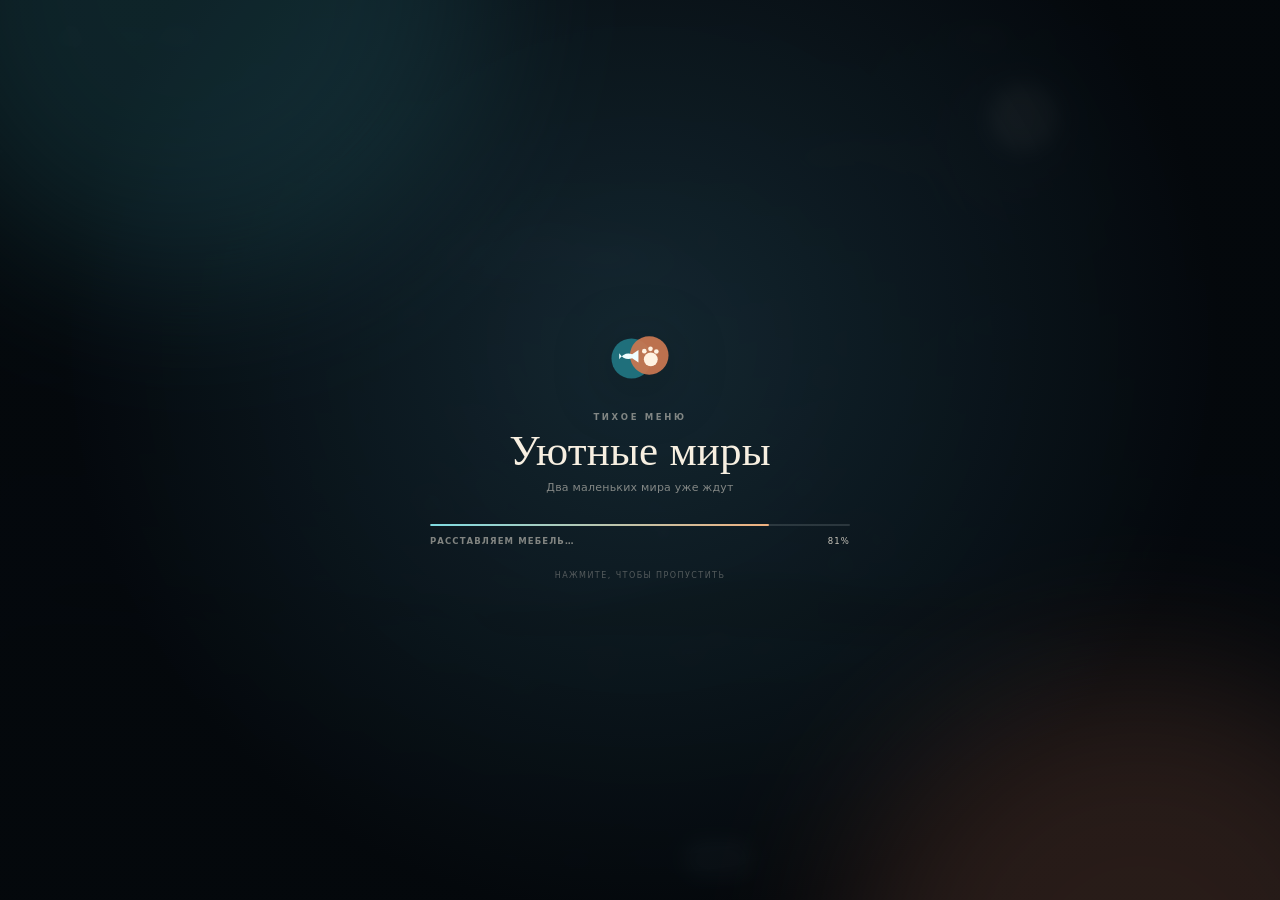
<file: index.html>
<!DOCTYPE html>
<html lang="ru">
<head>
<meta charset="utf-8" />
<meta name="viewport" content="width=device-width, initial-scale=1, viewport-fit=cover" />
<meta name="theme-color" content="#8ccfdf" id="themeColor" />
<link rel="icon" href="data:image/svg+xml,%3Csvg xmlns='http://www.w3.org/2000/svg' viewBox='0 0 48 48'%3E%3Ccircle cx='18.5' cy='25' r='13' fill='%231f6f7b'/%3E%3Ccircle cx='30' cy='23' r='12.5' fill='%23c77651'/%3E%3Cpath d='M10.5 25.5c2.2-3.5 5.5-4.5 8.4-3.3l4.1-2.8v8.2l-4.1-2.8c-2.9 1.2-6.2.2-8.4-3.3Z' fill='%23effeff'/%3E%3C/svg%3E" />
<title>Уютные миры — главное меню</title>
<style>
  :root {
    --font-sans: ui-sans-serif, system-ui, -apple-system, "Segoe UI", Roboto, "Helvetica Neue", Arial, sans-serif;
    --font-serif: "Palatino Linotype", Palatino, Georgia, "Times New Roman", serif;
    --ease: cubic-bezier(0.22, 0.8, 0.28, 1);

    /* Default palette is "day"; JS applies the chosen theme. */
    --ui-ink: #20353a;
    --ui-ink-soft: rgba(32, 53, 58, 0.66);
    --ui-accent: #2f7f8b;
    --ui-em: #b45f3f;
    --ui-panel: rgba(255, 253, 246, 0.48);
    --ui-panel-strong: rgba(255, 253, 246, 0.72);
    --ui-border: rgba(255, 255, 255, 0.55);
    --ui-hover: rgba(47, 127, 139, 0.1);
    --ui-active-ink: #f7fdfc;
    --ui-shadow: 0 18px 55px rgba(17, 61, 72, 0.2);
    --ui-focus: rgba(47, 127, 139, 0.8);
    --ui-cursor: rgba(255, 225, 160, 0.24);
    --ui-scrim-top: rgba(255, 250, 240, 0.1);
    --ui-scrim-bottom: rgba(17, 48, 54, 0.16);
    --ui-vignette: rgba(15, 45, 52, 0.24);
    --ui-text-glow: rgba(255, 249, 235, 0.35);
    --media-filter: brightness(0.99) saturate(0.98);
    --card-tint: rgba(70, 165, 180, 0.08);
    --hero-shadow: 0 2px 28px rgba(255, 249, 235, 0.55);
  }

  * { box-sizing: border-box; }

  html {
    min-height: 100%;
    background: #09141c;
    scrollbar-width: thin;
  }

  body {
    min-height: 100vh;
    min-height: 100dvh;
    margin: 0;
    overflow-x: hidden;
    background: #09141c;
    color: var(--ui-ink);
    font-family: var(--font-sans);
    -webkit-font-smoothing: antialiased;
    text-rendering: optimizeLegibility;
    transition: color 0.8s var(--ease), background-color 0.8s var(--ease);
  }

  ::selection { background: var(--ui-accent); color: var(--ui-active-ink); }

  button, a { -webkit-tap-highlight-color: transparent; }

  button { font-family: inherit; }

  #sky {
    position: fixed;
    inset: 0;
    z-index: 0;
    display: block;
    width: 100%;
    height: 100%;
  }

  .cursor-light {
    position: fixed;
    top: 0;
    left: 0;
    z-index: 2;
    width: 560px;
    height: 560px;
    border-radius: 50%;
    pointer-events: none;
    opacity: 0;
    background: radial-gradient(circle, var(--ui-cursor) 0%, transparent 66%);
    transform: translate3d(-50%, -50%, 0);
    transition: opacity 0.5s ease;
    will-change: transform, opacity;
  }

  .cursor-light.is-visible { opacity: 1; }

  .atmosphere {
    position: fixed;
    inset: 0;
    z-index: 1;
    pointer-events: none;
    background: linear-gradient(180deg,
      var(--ui-scrim-top) 0%,
      transparent 28%,
      transparent 64%,
      var(--ui-scrim-bottom) 100%);
    transition: background 0.8s ease;
  }

  .vignette {
    position: fixed;
    inset: 0;
    z-index: 3;
    pointer-events: none;
    background: radial-gradient(ellipse 125% 92% at 50% 44%,
      transparent 46%,
      var(--ui-vignette) 100%);
    transition: background 0.8s ease;
  }

  .grain {
    position: fixed;
    inset: 0;
    z-index: 4;
    pointer-events: none;
    opacity: 0.035;
    background-image: url("data:image/svg+xml,%3Csvg xmlns='http://www.w3.org/2000/svg' width='180' height='180'%3E%3Cfilter id='n'%3E%3CfeTurbulence type='fractalNoise' baseFrequency='.8' numOctaves='2' stitchTiles='stitch'/%3E%3C/filter%3E%3Crect width='180' height='180' filter='url(%23n)' opacity='.45'/%3E%3C/svg%3E");
    background-size: 180px 180px;
  }

  /* ------------------------------ top bar ------------------------------ */

  .topbar {
    position: fixed;
    top: 0;
    left: 0;
    right: 0;
    z-index: 20;
    display: flex;
    align-items: center;
    justify-content: space-between;
    gap: 20px;
    padding: 20px clamp(18px, 4vw, 52px);
    pointer-events: none;
  }

  .brand,
  .top-meta { pointer-events: auto; }

  .brand {
    display: flex;
    align-items: center;
    gap: 11px;
    color: var(--ui-ink);
    text-decoration: none;
    transition: color 0.8s var(--ease), opacity 0.2s ease;
  }

  .brand:hover { opacity: 0.82; }

  .brand:focus-visible {
    outline: 2px solid var(--ui-focus);
    outline-offset: 5px;
    border-radius: 8px;
  }

  .brand-mark {
    display: block;
    width: 35px;
    height: 35px;
    flex: none;
    filter: drop-shadow(0 3px 10px rgba(0, 0, 0, 0.16));
  }

  .brand-text {
    display: flex;
    flex-direction: column;
    gap: 2px;
  }

  .brand-name {
    font-family: var(--font-serif);
    font-size: 15px;
    font-weight: 600;
    letter-spacing: 0.015em;
    line-height: 1.1;
    text-shadow: 0 1px 16px var(--ui-text-glow);
  }

  .brand-sub {
    font-size: 8px;
    font-weight: 600;
    letter-spacing: 0.28em;
    text-transform: uppercase;
    line-height: 1;
    opacity: 0.55;
  }

  .top-meta {
    display: flex;
    align-items: center;
    gap: 11px;
    color: var(--ui-ink-soft);
    font-size: 10px;
    font-weight: 500;
    letter-spacing: 0.1em;
    text-transform: uppercase;
    text-shadow: 0 1px 14px var(--ui-text-glow);
    transition: color 0.8s var(--ease);
  }

  .meta-chip {
    display: inline-flex;
    align-items: center;
    gap: 7px;
    padding: 6px 11px;
    border: 1px solid var(--ui-border);
    border-radius: 999px;
    background: var(--ui-panel-strong);
    color: var(--ui-ink);
    font-weight: 600;
    transition: background 0.8s var(--ease), border-color 0.8s var(--ease), color 0.8s var(--ease);
  }

  .meta-chip::before {
    content: "";
    width: 5px;
    height: 5px;
    border-radius: 50%;
    background: var(--ui-accent);
    box-shadow: 0 0 9px var(--ui-accent);
  }

  .sound-btn {
    position: relative;
    display: grid;
    place-items: center;
    width: 30px;
    height: 30px;
    flex: none;
    padding: 0;
    border: 1px solid var(--ui-border);
    border-radius: 50%;
    background: var(--ui-panel-strong);
    color: var(--ui-ink);
    cursor: pointer;
    transition: background 0.25s ease, border-color 0.25s ease, color 0.25s ease, transform 0.15s ease;
  }

  .sound-btn:hover {
    border-color: var(--ui-accent);
    transform: translateY(-1px);
  }

  .sound-btn:active { transform: scale(0.94); }

  .sound-btn:focus-visible {
    outline: 2px solid var(--ui-focus);
    outline-offset: 3px;
  }

  .sound-btn svg {
    width: 15px;
    height: 15px;
    display: block;
  }

  .sound-icon--on { display: none; }
  .sound-btn .sound-icon--on { display: none; }

  .sound-btn[aria-pressed="true"] {
    background: var(--ui-accent);
    border-color: var(--ui-accent);
    color: var(--ui-active-ink);
    box-shadow: 0 0 0 4px var(--ui-hover);
  }

  .sound-btn[aria-pressed="true"] .sound-icon--on { display: block; }
  .sound-btn[aria-pressed="true"] .sound-icon--off { display: none; }

  .sound-btn[aria-pressed="true"]::after {
    content: "";
    position: absolute;
    inset: -4px;
    border: 1px solid var(--ui-accent);
    border-radius: 50%;
    opacity: 0;
    animation: soundHalo 2.8s ease-out infinite;
    pointer-events: none;
  }

  @keyframes soundHalo {
    0% { opacity: 0.32; transform: scale(0.88); }
    70%, 100% { opacity: 0; transform: scale(1.25); }
  }

  .meta-sep {
    width: 1px;
    height: 11px;
    background: var(--ui-border);
    transition: background 0.8s var(--ease);
  }

  #clock {
    color: var(--ui-ink);
    font-variant-numeric: tabular-nums;
    font-weight: 600;
    letter-spacing: 0.08em;
    transition: color 0.8s var(--ease);
  }

  /* ------------------------------ main menu ------------------------------ */

  .menu {
    position: relative;
    z-index: 10;
    display: flex;
    flex-direction: column;
    align-items: center;
    justify-content: center;
    gap: clamp(18px, 2.4vh, 27px);
    width: 100%;
    min-height: 100vh;
    min-height: 100dvh;
    padding: clamp(86px, 10.5vh, 112px) clamp(16px, 4vw, 48px) clamp(104px, 12vh, 124px);
    pointer-events: none;
  }

  .hero {
    display: flex;
    flex-direction: column;
    align-items: center;
    max-width: 900px;
    text-align: center;
    gap: 12px;
    opacity: 0;
    transform: translateY(18px);
    pointer-events: none;
    transition: opacity 0.9s var(--ease) 0.05s, transform 0.9s var(--ease) 0.05s;
  }

  body:not(.preload) .hero { opacity: 1; transform: none; }

  .eyebrow {
    display: flex;
    align-items: center;
    gap: 10px;
    margin: 0;
    color: var(--ui-ink-soft);
    font-size: 9px;
    font-weight: 600;
    letter-spacing: 0.25em;
    text-transform: uppercase;
    text-shadow: 0 1px 12px var(--ui-text-glow);
    transition: color 0.8s var(--ease);
  }

  .eyebrow::before,
  .eyebrow::after {
    content: "";
    width: 28px;
    height: 1px;
    background: currentColor;
    opacity: 0.35;
  }

  .hero h1 {
    margin: 0;
    color: var(--ui-ink);
    font-family: var(--font-serif);
    font-size: clamp(42px, 5.5vw, 72px);
    font-weight: 500;
    line-height: 0.96;
    letter-spacing: -0.022em;
    text-shadow: var(--hero-shadow);
    transition: color 0.8s var(--ease), text-shadow 0.8s var(--ease);
  }

  .hero h1 em {
    color: var(--ui-em);
    font-style: italic;
    font-weight: 400;
    transition: color 0.8s var(--ease);
  }

  .lede {
    max-width: 530px;
    margin: 2px 0 0;
    color: var(--ui-ink-soft);
    font-size: clamp(11.5px, 1.05vw, 13.5px);
    line-height: 1.62;
    text-shadow: 0 1px 14px var(--ui-text-glow);
    transition: color 0.8s var(--ease);
  }

  .hero-note {
    display: inline-flex;
    align-items: center;
    gap: 8px;
    margin: 3px 0 0;
    padding: 6px 12px;
    border: 1px solid var(--ui-border);
    border-radius: 999px;
    background: var(--ui-panel-strong);
    color: var(--ui-ink-soft);
    font-size: 9.5px;
    letter-spacing: 0.05em;
    transition: background 0.8s var(--ease), border-color 0.8s var(--ease), color 0.8s var(--ease);
  }

  .note-dot {
    width: 5px;
    height: 5px;
    flex: none;
    border-radius: 50%;
    background: var(--ui-accent);
    box-shadow: 0 0 8px var(--ui-accent);
    animation: dotPulse 3.6s ease-in-out infinite;
  }

  .hero-note.has-last { color: var(--ui-ink); }

  /* ------------------------------ world cards ------------------------------ */

  .world-grid {
    display: grid;
    grid-template-columns: repeat(2, minmax(0, 1fr));
    gap: clamp(14px, 1.6vw, 22px);
    width: min(1120px, 100%);
    perspective: 1400px;
    pointer-events: none;
  }

  .world-wrap {
    height: clamp(300px, 36vh, 332px);
    opacity: 0;
    transform: translateY(22px);
    pointer-events: auto;
    transition: opacity 0.95s var(--ease), transform 0.95s var(--ease);
    will-change: opacity, transform;
  }

  body:not(.preload) .world-wrap { opacity: 1; transform: none; }
  body:not(.preload) .world-wrap:nth-child(1) { transition-delay: 0.16s; }
  body:not(.preload) .world-wrap:nth-child(2) { transition-delay: 0.25s; }

  .world {
    --rx: 0deg;
    --ry: 0deg;
    --lift: 0px;
    --mx: 50%;
    --my: 45%;
    position: relative;
    display: block;
    width: 100%;
    height: 100%;
    overflow: hidden;
    isolation: isolate;
    color: #fff8ee;
    text-decoration: none;
    border: 1px solid rgba(255, 255, 255, 0.22);
    border-radius: 25px;
    background: #1b2d34;
    box-shadow: 0 24px 64px rgba(5, 17, 24, 0.24);
    transform: perspective(1200px) rotateX(var(--rx)) rotateY(var(--ry)) translateY(var(--lift));
    transition: transform 0.35s var(--ease), box-shadow 0.5s var(--ease), border-color 0.5s var(--ease);
    -webkit-tap-highlight-color: transparent;
  }

  .world:hover,
  .world:focus-visible {
    --lift: -5px;
    border-color: var(--world-accent);
    box-shadow:
      0 30px 78px rgba(4, 14, 20, 0.34),
      0 0 0 1px var(--world-accent),
      0 0 38px rgba(110, 220, 235, 0.08);
  }

  .world:focus-visible {
    outline: 2px solid var(--ui-focus);
    outline-offset: 4px;
  }

  .world--aquarium { --world-accent: #91e9f1; }
  .world--room { --world-accent: #f0b286; }

  .world-media {
    position: absolute;
    inset: 0;
    z-index: 0;
    display: block;
    background: linear-gradient(130deg, #0f4b5e, #1a2e2d);
  }

  .world-media img {
    display: block;
    width: 100%;
    height: 100%;
    object-fit: cover;
    transform: scale(1.012);
    filter: var(--media-filter);
    transition: transform 1.05s var(--ease), filter 0.8s var(--ease);
  }

  .world:hover .world-media img,
  .world:focus-visible .world-media img {
    transform: scale(1.06);
  }

  .world-tint {
    position: absolute;
    inset: 0;
    z-index: 1;
    background: var(--card-tint);
    mix-blend-mode: soft-light;
    pointer-events: none;
    transition: background 0.8s var(--ease);
  }

  .world-shade {
    position: absolute;
    inset: 0;
    z-index: 2;
    background: linear-gradient(180deg,
      rgba(8, 13, 17, 0.12) 0%,
      rgba(8, 13, 17, 0.02) 32%,
      rgba(8, 13, 17, 0.06) 55%,
      rgba(8, 12, 16, 0.58) 74%,
      rgba(7, 11, 14, 0.94) 100%);
    pointer-events: none;
  }

  .world-sheen {
    position: absolute;
    inset: 0;
    z-index: 4;
    pointer-events: none;
    opacity: 0;
    background: radial-gradient(circle at var(--mx) var(--my),
      rgba(255, 255, 255, 0.25),
      transparent 42%);
    transition: opacity 0.3s ease;
  }

  .world:hover .world-sheen,
  .world:focus-visible .world-sheen { opacity: 1; }

  .world-fx {
    position: absolute;
    inset: 0;
    z-index: 3;
    overflow: hidden;
    pointer-events: none;
  }

  .bubble {
    position: absolute;
    bottom: -10%;
    display: block;
    border-radius: 50%;
    border: 1px solid rgba(225, 255, 255, 0.4);
    background: radial-gradient(circle at 32% 30%,
      rgba(255, 255, 255, 0.28),
      rgba(200, 245, 255, 0.03) 55%,
      transparent 70%);
    animation: bubbleRise 10s linear infinite;
    opacity: 0;
  }

  .bubble.b1 { left: 8%; width: 9px; height: 9px; animation-delay: 0.3s; animation-duration: 11s; }
  .bubble.b2 { left: 18%; width: 5px; height: 5px; animation-delay: 3.4s; animation-duration: 9.2s; }
  .bubble.b3 { left: 31%; width: 12px; height: 12px; animation-delay: 6.3s; animation-duration: 12s; }
  .bubble.b4 { left: 54%; width: 6px; height: 6px; animation-delay: 1.8s; animation-duration: 10.4s; }
  .bubble.b5 { left: 68%; width: 10px; height: 10px; animation-delay: 4.2s; animation-duration: 13s; }
  .bubble.b6 { left: 84%; width: 4px; height: 4px; animation-delay: 7.2s; animation-duration: 8.4s; }

  .mote {
    position: absolute;
    display: block;
    width: 4px;
    height: 4px;
    border-radius: 50%;
    background: rgba(255, 226, 176, 0.6);
    box-shadow: 0 0 6px rgba(255, 210, 150, 0.55);
    animation: moteFloat 12s ease-in-out infinite alternate;
    opacity: 0.35;
  }

  .mote.m1 { left: 24%; top: 34%; animation-delay: 0.4s; }
  .mote.m2 { left: 42%; top: 58%; animation-delay: 2.2s; animation-duration: 15s; }
  .mote.m3 { left: 63%; top: 26%; animation-delay: 1.1s; animation-duration: 11s; }
  .mote.m4 { left: 77%; top: 50%; animation-delay: 3.6s; animation-duration: 16s; }
  .mote.m5 { left: 87%; top: 31%; animation-delay: 5s; animation-duration: 13s; }
  .mote.m6 { left: 33%; top: 22%; animation-delay: 7s; animation-duration: 14s; }

  .world-top {
    position: absolute;
    top: 15px;
    left: 15px;
    right: 15px;
    z-index: 5;
    display: flex;
    align-items: center;
    justify-content: space-between;
    gap: 10px;
  }

  .world-slot {
    display: inline-flex;
    align-items: center;
    padding: 6px 10px;
    border: 1px solid rgba(255, 255, 255, 0.18);
    border-radius: 999px;
    background: rgba(8, 14, 18, 0.42);
    color: rgba(255, 250, 240, 0.8);
    font-size: 8.5px;
    font-weight: 600;
    letter-spacing: 0.19em;
    text-transform: uppercase;
  }

  .world-status {
    display: inline-flex;
    align-items: center;
    gap: 6px;
    padding: 5px 8px;
    border: 1px solid rgba(255, 255, 255, 0.12);
    border-radius: 999px;
    background: rgba(8, 14, 18, 0.3);
    color: rgba(255, 250, 240, 0.78);
    font-size: 8.5px;
    font-weight: 600;
    letter-spacing: 0.13em;
    text-transform: uppercase;
    text-shadow: 0 1px 8px rgba(0, 0, 0, 0.4);
  }

  .world-status::before {
    content: "";
    width: 5px;
    height: 5px;
    border-radius: 50%;
    background: var(--world-accent);
    box-shadow: 0 0 9px var(--world-accent);
  }

  .world[data-last="true"] .world-status {
    border-color: rgba(240, 178, 134, 0.42);
    background: rgba(8, 14, 18, 0.42);
    color: #fffaf0;
  }

  .world[data-last="true"] .world-slot {
    border-color: var(--world-accent);
    color: #fffaf0;
  }

  .world-body {
    position: absolute;
    left: 0;
    right: 0;
    bottom: 0;
    z-index: 5;
    display: flex;
    flex-direction: column;
    gap: 6px;
    padding: 20px 22px;
  }

  .world-kicker {
    color: var(--world-accent);
    font-size: 8.5px;
    font-weight: 600;
    letter-spacing: 0.21em;
    text-transform: uppercase;
    text-shadow: 0 1px 10px rgba(0, 0, 0, 0.35);
  }

  .world-title {
    color: #fff8ee;
    font-family: var(--font-serif);
    font-size: clamp(24px, 2.2vw, 31px);
    font-weight: 600;
    line-height: 1.02;
    letter-spacing: 0.01em;
    text-shadow: 0 2px 18px rgba(0, 0, 0, 0.4);
  }

  .world-desc {
    max-width: 92%;
    color: rgba(255, 248, 238, 0.72);
    font-size: 11.5px;
    line-height: 1.5;
    text-shadow: 0 1px 10px rgba(0, 0, 0, 0.4);
  }

  .world-foot {
    display: flex;
    align-items: center;
    justify-content: space-between;
    gap: 10px;
    margin-top: 5px;
  }

  .world-meta {
    display: flex;
    align-items: center;
    gap: 8px;
    color: rgba(255, 248, 238, 0.54);
    font-size: 8.5px;
    font-weight: 600;
    letter-spacing: 0.12em;
    text-transform: uppercase;
  }

  .world-meta i {
    width: 3px;
    height: 3px;
    border-radius: 50%;
    background: currentColor;
    opacity: 0.65;
  }

  .world-cta {
    display: inline-flex;
    align-items: center;
    gap: 8px;
    padding: 7px 11px 7px 13px;
    border: 1px solid rgba(255, 255, 255, 0.22);
    border-radius: 999px;
    background: rgba(8, 12, 16, 0.36);
    color: #fff8ee;
    font-size: 8.5px;
    font-weight: 600;
    letter-spacing: 0.16em;
    text-transform: uppercase;
    white-space: nowrap;
    transition: background 0.3s ease, border-color 0.3s ease, color 0.3s ease;
  }

  .world-cta svg {
    width: 13px;
    height: 13px;
    transition: transform 0.3s var(--ease);
  }

  .world:hover .world-cta,
  .world:focus-visible .world-cta {
    background: var(--world-accent);
    border-color: var(--world-accent);
    color: #13262b;
  }

  .world:hover .world-cta svg { transform: translateX(3px); }

  /* ------------------------------ extras & dock ------------------------------ */

  .menu-extra {
    display: flex;
    flex-direction: column;
    align-items: center;
    gap: 7px;
    opacity: 0;
    transform: translateY(14px);
    pointer-events: auto;
    transition: opacity 0.9s var(--ease), transform 0.9s var(--ease);
  }

  .extra-actions {
    display: flex;
    align-items: center;
    justify-content: center;
    gap: 7px;
    flex-wrap: wrap;
  }

  .playroom-link {
    display: inline-flex;
    align-items: center;
    gap: 8px;
    padding: 9px 16px;
    border: 1px solid var(--ui-accent);
    border-radius: 999px;
    background: var(--ui-accent);
    color: var(--ui-active-ink);
    font-size: 9.5px;
    font-weight: 600;
    letter-spacing: 0.1em;
    text-transform: uppercase;
    text-decoration: none;
    box-shadow: 0 5px 18px var(--ui-hover);
    transition: background 0.3s ease, border-color 0.3s ease, color 0.8s ease, transform 0.2s ease;
  }

  .playroom-link svg { width: 14px; height: 14px; opacity: 0.9; }

  .playroom-link:hover {
    filter: brightness(1.06);
    transform: translateY(-1px);
  }

  .playroom-link:active { transform: scale(0.97); }

  .playroom-link:focus-visible {
    outline: 2px solid var(--ui-focus);
    outline-offset: 3px;
  }

  .profile-btn {
    position: relative;
    display: grid;
    place-items: center;
    width: 34px;
    height: 34px;
    flex: none;
    padding: 0;
    border: 1px solid var(--ui-border);
    border-radius: 50%;
    background: var(--ui-panel);
    color: var(--ui-ink);
    cursor: pointer;
    -webkit-backdrop-filter: blur(10px);
    backdrop-filter: blur(10px);
    transition: background 0.25s ease, border-color 0.25s ease, color 0.8s ease, transform 0.2s ease;
  }

  .profile-btn svg { width: 16px; height: 16px; display: block; }

  .profile-btn:hover {
    background: var(--ui-panel-strong);
    border-color: var(--ui-accent);
    transform: translateY(-1px);
  }

  .profile-btn:focus-visible {
    outline: 2px solid var(--ui-focus);
    outline-offset: 3px;
  }

  .profile-count {
    position: absolute;
    top: -3px;
    right: -3px;
    display: grid;
    place-items: center;
    min-width: 15px;
    height: 15px;
    padding: 0 3px;
    border: 1px solid var(--ui-panel-strong);
    border-radius: 999px;
    background: var(--ui-accent);
    color: var(--ui-active-ink);
    font-size: 8px;
    font-weight: 700;
    line-height: 1;
    font-variant-numeric: tabular-nums;
  }

  body:not(.preload) .menu-extra {
    opacity: 1;
    transform: none;
    transition-delay: 0.35s;
  }

  .surprise {
    display: inline-flex;
    align-items: center;
    gap: 8px;
    padding: 9px 16px;
    border: 1px solid var(--ui-border);
    border-radius: 999px;
    background: var(--ui-panel);
    color: var(--ui-ink);
    font-size: 9.5px;
    font-weight: 600;
    letter-spacing: 0.12em;
    text-transform: uppercase;
    cursor: pointer;
    -webkit-backdrop-filter: blur(12px);
    backdrop-filter: blur(12px);
    transition: background 0.3s ease, border-color 0.3s ease, color 0.8s ease, transform 0.2s ease;
  }

  .surprise svg { width: 14px; height: 14px; opacity: 0.8; }
  .surprise:hover { background: var(--ui-panel-strong); border-color: var(--ui-accent); }
  .surprise:active { transform: scale(0.97); }

  .surprise:focus-visible {
    outline: 2px solid var(--ui-focus);
    outline-offset: 3px;
  }

  .extra-hint {
    margin: 0;
    color: var(--ui-ink-soft);
    font-size: 9px;
    letter-spacing: 0.04em;
    opacity: 0.8;
    text-shadow: 0 1px 10px var(--ui-text-glow);
  }

  .dock {
    position: fixed;
    left: 0;
    right: 0;
    bottom: 0;
    z-index: 30;
    display: flex;
    justify-content: center;
    padding: 0 12px calc(14px + env(safe-area-inset-bottom, 0px));
    pointer-events: none;
  }

  .dock-inner {
    display: flex;
    align-items: center;
    gap: 11px;
    max-width: min(96vw, 860px);
    padding: 7px 10px;
    border: 1px solid var(--ui-border);
    border-radius: 999px;
    background: var(--ui-panel-strong);
    box-shadow: var(--ui-shadow);
    pointer-events: auto;
    transition: background 0.8s var(--ease), border-color 0.8s var(--ease), box-shadow 0.8s var(--ease);
  }

  .dock-label {
    padding-left: 6px;
    color: var(--ui-ink-soft);
    font-size: 8px;
    font-weight: 600;
    letter-spacing: 0.21em;
    text-transform: uppercase;
    white-space: nowrap;
    transition: color 0.8s var(--ease);
  }

  .themes {
    display: flex;
    gap: 2px;
    max-width: 100%;
    overflow-x: auto;
    scrollbar-width: none;
    -ms-overflow-style: none;
  }

  .themes::-webkit-scrollbar { display: none; }

  .theme {
    display: inline-flex;
    align-items: center;
    gap: 6px;
    height: 37px;
    padding: 0 10px;
    border: 0;
    border-radius: 999px;
    background: transparent;
    color: var(--ui-ink-soft);
    font-size: 10.5px;
    font-weight: 500;
    letter-spacing: 0.02em;
    white-space: nowrap;
    cursor: pointer;
    transition: background 0.25s ease, color 0.25s ease, transform 0.15s ease;
  }

  .theme svg { width: 15px; height: 15px; flex: none; opacity: 0.85; }

  .theme:hover {
    background: var(--ui-hover);
    color: var(--ui-ink);
  }

  .theme:active { transform: scale(0.96); }

  .theme[aria-pressed="true"] {
    background: var(--ui-accent);
    color: var(--ui-active-ink);
    box-shadow: 0 4px 14px rgba(0, 0, 0, 0.12);
  }

  .theme[aria-pressed="true"] svg { opacity: 1; }

  .theme:focus-visible {
    outline: 2px solid var(--ui-focus);
    outline-offset: 2px;
  }

  /* ------------------------------ resident cat ------------------------------ */

  .menu-resident {
    --resident-fur: #d78a5b;
    --resident-fur-dark: #b86d43;
    --resident-cream: #f8e8cf;
    --resident-ear-inner: #e9a58c;
    --resident-collar: #7fdbe2;
    --resident-bell: #ffd37f;
    --resident-nose: #c97568;
    position: fixed;
    right: clamp(12px, 3.2vw, 46px);
    bottom: clamp(78px, 9.5vh, 98px);
    z-index: 18;
    width: clamp(56px, 5vw, 74px);
    aspect-ratio: 1;
    padding: 0;
    border: 0;
    background: transparent;
    color: var(--ui-ink);
    cursor: pointer;
    -webkit-tap-highlight-color: transparent;
    filter: drop-shadow(0 7px 12px rgba(3, 15, 18, 0.25));
    transition: opacity 0.8s var(--ease), transform 0.3s var(--ease), filter 0.3s ease;
  }

  body:not(.ready) .menu-resident {
    opacity: 0;
    pointer-events: none;
    transform: translateY(10px);
  }

  .menu-resident:hover {
    transform: translateY(-3px) rotate(-1deg);
    filter: drop-shadow(0 10px 15px rgba(3, 15, 18, 0.3));
  }

  .menu-resident:active { transform: scale(0.96); }

  .menu-resident:focus-visible {
    outline: 2px solid var(--ui-focus);
    outline-offset: 7px;
    border-radius: 50%;
  }

  .resident-shadow {
    position: absolute;
    left: 10%;
    right: 7%;
    bottom: 0;
    height: 9%;
    z-index: 0;
    border-radius: 50%;
    background: radial-gradient(ellipse, rgba(3, 16, 20, 0.42), rgba(3, 16, 20, 0) 72%);
    pointer-events: none;
  }

  .resident-cat {
    position: relative;
    z-index: 1;
    display: block;
    width: 100%;
    height: auto;
    overflow: visible;
  }

  .resident-nook {
    position: absolute;
    inset: 0;
    z-index: 0;
    pointer-events: none;
  }

  .resident-bed {
    position: absolute;
    left: -36%;
    right: -36%;
    bottom: -4%;
    height: 32%;
    z-index: 0;
    overflow: hidden;
    border: 2px solid rgba(255, 239, 211, 0.38);
    border-radius: 50%;
    background:
      radial-gradient(ellipse at 50% 28%, #e8c194 0%, #d9aa78 43%, #bc7b50 76%, #955d3b 100%);
    box-shadow:
      0 4px 8px rgba(3, 16, 20, 0.26),
      inset 0 -5px 6px rgba(82, 44, 23, 0.22);
  }

  .resident-bed::before {
    content: "";
    position: absolute;
    left: 9%;
    right: 9%;
    top: 10%;
    height: 55%;
    border-radius: 50%;
    background: #ffe9c8;
    box-shadow:
      inset 0 2px 4px rgba(120, 75, 38, 0.14),
      0 0 0 2px rgba(255, 243, 220, 0.28);
  }

  .resident-bed::after {
    content: "";
    position: absolute;
    left: 3%;
    right: 3%;
    bottom: 0;
    height: 27%;
    border-radius: 50%;
    background: rgba(152, 101, 61, 0.35);
  }

  .resident-rug {
    position: absolute;
    left: -53%;
    right: -53%;
    bottom: -13%;
    height: 22%;
    z-index: -1;
    display: none;
    border-radius: 50%;
    background:
      repeating-radial-gradient(ellipse at 50% 50%, transparent 0 7px, rgba(255, 238, 205, 0.2) 8px 9px),
      linear-gradient(90deg, #c9704b, #dda06e 50%, #c9704b);
    box-shadow: 0 3px 6px rgba(3, 16, 20, 0.16);
  }

  .resident-scratch {
    position: absolute;
    left: -48%;
    bottom: 1%;
    width: 8%;
    height: 86%;
    z-index: -1;
    display: none;
    border-radius: 99px;
    background: repeating-linear-gradient(180deg, #d7ad7e 0 3px, #b9895c 4px 6px);
    box-shadow: 0 3px 5px rgba(3, 16, 20, 0.16);
  }

  .resident-scratch::before {
    content: "";
    position: absolute;
    left: -90%;
    right: -90%;
    bottom: -2%;
    height: 9%;
    border-radius: 50%;
    background: #8d6247;
  }

  .resident-scratch::after {
    content: "";
    position: absolute;
    left: -70%;
    right: -70%;
    top: -2%;
    height: 8%;
    border-radius: 50%;
    background: #e6c79f;
  }

  .resident-lamp {
    position: absolute;
    right: -51%;
    bottom: 0;
    width: 8%;
    height: 78%;
    z-index: -1;
    display: none;
    border-radius: 99px;
    background: #9a7459;
  }

  .resident-lamp::before {
    content: "";
    position: absolute;
    left: -115%;
    right: -115%;
    top: -8%;
    height: 28%;
    border-radius: 45% 45% 20% 20%;
    background: linear-gradient(180deg, #f2d39c, #d7a25f);
    box-shadow: 0 0 10px rgba(255, 214, 139, 0.4);
  }

  .resident-lamp::after {
    content: "";
    position: absolute;
    left: -70%;
    right: -70%;
    bottom: -2%;
    height: 8%;
    border-radius: 50%;
    background: #7e5b44;
  }

  .resident-plant {
    position: absolute;
    right: -54%;
    bottom: -1%;
    width: 20%;
    height: 52%;
    z-index: -1;
    display: none;
  }

  .resident-plant::before {
    content: "";
    position: absolute;
    left: 50%;
    bottom: 0;
    width: 100%;
    height: 38%;
    border-radius: 4px 4px 10px 10px;
    background: #b97856;
    transform: translateX(-50%);
  }

  .resident-plant::after {
    content: "";
    position: absolute;
    left: 14%;
    bottom: 30%;
    width: 72%;
    height: 66%;
    border-radius: 80% 4% 80% 4%;
    background: linear-gradient(135deg, #8cb39b, #587a64);
    transform: rotate(-14deg);
    box-shadow: 18px -5px 0 -2px #6f957d;
  }

  .resident-toy {
    position: absolute;
    bottom: 0;
    z-index: 0;
    display: none;
  }

  .resident-toy--yarn {
    left: -31%;
    width: 17%;
    height: 13%;
    border-radius: 50%;
    background:
      repeating-linear-gradient(65deg, transparent 0 3px, rgba(255, 244, 213, 0.4) 4px 5px),
      #6f9e91;
    box-shadow: 0 2px 4px rgba(3, 16, 20, 0.18);
  }

  .resident-toy--mouse {
    right: -31%;
    width: 18%;
    height: 11%;
    border-radius: 50% 50% 46% 46%;
    background: #8d9893;
    box-shadow: 0 2px 4px rgba(3, 16, 20, 0.18);
  }

  .resident-toy--mouse::before {
    content: "";
    position: absolute;
    left: 15%;
    top: -45%;
    width: 34%;
    height: 70%;
    border-radius: 50%;
    background: #d7a3a0;
    box-shadow: 9px 0 0 #d7a3a0;
  }

  .resident-toy--mouse::after {
    content: "";
    position: absolute;
    left: 42%;
    top: 42%;
    width: 5%;
    height: 5%;
    border-radius: 50%;
    background: #263a37;
  }

  .resident-toy--mouse i {
    position: absolute;
    right: -35%;
    top: 35%;
    width: 42%;
    height: 9%;
    border-radius: 99px;
    background: #7e8a85;
    transform: rotate(12deg);
  }

  [data-house-rug="on"] .resident-rug { display: block; }
  [data-house-scratch="on"] .resident-scratch { display: block; }
  [data-house-lamp="on"] .resident-lamp { display: block; }
  [data-house-plant="on"] .resident-plant { display: block; }
  [data-house-toy-yarn="on"] .resident-toy--yarn { display: block; }
  [data-house-toy-mouse="on"] .resident-toy--mouse { display: block; }

  [data-bed="patch"] .resident-bed {
    background:
      repeating-linear-gradient(90deg, #c77b62 0 12px, #e4b181 12px 24px, #91a58f 24px 34px, #d79b78 34px 46px);
  }

  [data-bed="patch"] .resident-bed::before {
    background: rgba(255, 239, 211, 0.55);
  }

  @media (max-width: 760px) {
    .resident-scratch,
    .resident-lamp,
    .resident-plant { display: none !important; }
  }

  @media (max-width: 520px) {
    .resident-toy--yarn,
    .resident-toy--mouse { display: none !important; }
  }

  .resident-tail {
    transform-box: view-box;
    transform-origin: 88px 92px;
    animation: residentTail 4.2s ease-in-out infinite;
  }

  .resident-ear {
    transform-box: fill-box;
    transform-origin: bottom center;
    animation: residentEar 7.4s ease-in-out infinite;
  }

  .resident-ear + .resident-ear { animation-delay: 0.18s; }

  .resident-eyes {
    transform-box: fill-box;
    transform-origin: center;
    animation: residentBlink 6.3s ease-in-out infinite;
  }

  .resident-pupil {
    transform-box: fill-box;
    transform-origin: center;
    transform: translate(var(--eye-x, 0px), var(--eye-y, 0px));
    transition: transform 0.14s ease-out;
  }

  .menu-resident.is-petted .resident-cat {
    animation: residentBounce 0.48s var(--ease);
  }

  .menu-resident.is-startled .resident-ear {
    animation: residentTwitch 0.5s var(--ease);
  }

  .menu-resident.is-startled .resident-tail {
    animation-duration: 1.1s;
  }

  .resident-bubble {
    position: absolute;
    right: 2%;
    bottom: calc(100% + 6px);
    z-index: 4;
    padding: 6px 9px;
    border: 1px solid var(--ui-border);
    border-radius: 11px 11px 3px 11px;
    background: var(--ui-panel-strong);
    color: var(--ui-ink);
    box-shadow: 0 6px 18px rgba(0, 0, 0, 0.12);
    font-size: 9.5px;
    font-weight: 600;
    letter-spacing: 0.02em;
    line-height: 1;
    white-space: nowrap;
    opacity: 0;
    transform: translateY(5px) scale(0.94);
    transform-origin: bottom right;
    transition: opacity 0.25s ease, transform 0.25s var(--ease);
    pointer-events: none;
  }

  .resident-bubble.is-visible {
    opacity: 1;
    transform: none;
  }

  .resident-hearts {
    position: absolute;
    inset: 0;
    z-index: 3;
    overflow: visible;
    pointer-events: none;
  }

  .resident-heart {
    position: absolute;
    left: 50%;
    bottom: 52%;
    color: #ff8f9b;
    font-size: 14px;
    line-height: 1;
    text-shadow: 0 1px 7px rgba(0, 0, 0, 0.2);
    animation: residentHeart 1.15s ease-out forwards;
  }

  .menu-resident::after {
    content: "";
    position: absolute;
    inset: 9%;
    z-index: 2;
    border: 1px solid var(--ui-accent);
    border-radius: 50%;
    opacity: 0;
    pointer-events: none;
  }

  .menu-resident.is-petted::after {
    animation: residentRing 0.58s ease-out;
  }

  @keyframes residentTail {
    0%, 100% { transform: rotate(-2deg); }
    50% { transform: rotate(4.5deg); }
  }

  @keyframes residentEar {
    0%, 92%, 100% { transform: rotate(0deg); }
    95% { transform: rotate(-4deg); }
  }

  @keyframes residentBlink {
    0%, 91%, 100% { transform: scaleY(1); }
    94% { transform: scaleY(0.08); }
  }

  @keyframes residentBounce {
    0%, 100% { transform: translateY(0) scale(1); }
    34% { transform: translateY(-7px) scale(1.03, 0.97); }
    68% { transform: translateY(0) scale(0.98, 1.02); }
  }

  @keyframes residentTwitch {
    0%, 100% { transform: rotate(0deg); }
    35% { transform: rotate(-8deg); }
    70% { transform: rotate(3deg); }
  }

  @keyframes residentHeart {
    0% { opacity: 0; transform: translate(-50%, 0) scale(0.55) rotate(0deg); }
    16% { opacity: 1; }
    100% {
      opacity: 0;
      transform: translate(calc(-50% + var(--hx, 0px)), -56px) scale(1.08) rotate(var(--hr, 0deg));
    }
  }

  @keyframes residentRing {
    0% { opacity: 0.55; transform: scale(0.72); }
    100% { opacity: 0; transform: scale(1.32); }
  }

  @media (max-width: 620px) {
    .menu-resident {
      right: 13px;
      bottom: 78px;
      width: 56px;
    }

    .resident-bubble {
      padding: 5px 8px;
      font-size: 9px;
    }
  }

  @media (max-height: 610px) {
    .menu-resident { display: none; }
  }

  /* ------------------------------ Tihon profile ------------------------------ */

  .profile-modal {
    position: fixed;
    inset: 0;
    z-index: 150;
    display: grid;
    place-items: center;
    padding: 18px;
    background: rgba(30, 18, 12, 0.48);
    opacity: 0;
    visibility: hidden;
    pointer-events: none;
    -webkit-backdrop-filter: blur(6px);
    backdrop-filter: blur(6px);
    transition: opacity 0.25s ease, visibility 0.25s ease;
  }

  .profile-modal.is-open {
    opacity: 1;
    visibility: visible;
    pointer-events: auto;
  }

  .profile-card {
    position: relative;
    display: flex;
    flex-direction: column;
    width: min(820px, 100%);
    max-height: min(88dvh, 780px);
    overflow: hidden;
    border: 1px solid rgba(255, 255, 255, 0.74);
    border-radius: 28px;
    background: #fff8ec;
    color: #4b3626;
    box-shadow: 0 30px 90px rgba(33, 18, 10, 0.32);
    transform: translateY(10px) scale(0.985);
    transition: transform 0.3s var(--ease);
  }

  .profile-modal.is-open .profile-card { transform: none; }

  .profile-close {
    position: absolute;
    top: 12px;
    right: 12px;
    z-index: 2;
    display: grid;
    place-items: center;
    width: 31px;
    height: 31px;
    padding: 0;
    border: 1px solid rgba(85, 59, 40, 0.12);
    border-radius: 50%;
    background: rgba(255, 249, 239, 0.8);
    color: #6d5341;
    font-family: inherit;
    font-size: 21px;
    line-height: 1;
    cursor: pointer;
    transition: background 0.2s ease, border-color 0.2s ease;
  }

  .profile-close:hover {
    background: #fff;
    border-color: rgba(201, 112, 75, 0.35);
  }

  .profile-close:focus-visible,
  .profile-tab:focus-visible,
  .profile-done:focus-visible,
  .hat-option:focus-visible {
    outline: 2px solid rgba(201, 112, 75, 0.7);
    outline-offset: 2px;
  }

  .profile-head {
    display: flex;
    align-items: center;
    gap: 18px;
    flex: none;
    padding: 24px 26px 16px;
    background:
      radial-gradient(ellipse at 12% 38%, rgba(231, 190, 148, 0.22), transparent 44%),
      linear-gradient(180deg, rgba(255, 250, 241, 0.6), rgba(255, 248, 236, 0));
  }

  .profile-preview {
    --resident-fur: #d78a5b;
    --resident-fur-dark: #b86d43;
    --resident-cream: #f8e8cf;
    --resident-ear-inner: #e9a58c;
    --resident-collar: #7fdbe2;
    --resident-bell: #ffd37f;
    --resident-nose: #c97568;
    display: grid;
    place-items: center;
    width: 112px;
    height: 112px;
    flex: none;
    overflow: hidden;
    border: 1px solid rgba(255, 255, 255, 0.8);
    border-radius: 26px;
    background:
      radial-gradient(circle at 50% 60%, rgba(255, 243, 222, 0.8), rgba(211, 159, 116, 0.22));
    box-shadow: inset 0 0 28px rgba(120, 72, 38, 0.1);
  }

  .profile-preview svg {
    display: block;
    width: 84%;
    height: auto;
    overflow: visible;
  }

  .profile-heading { min-width: 0; padding-right: 28px; }

  .profile-kicker {
    margin: 0 0 4px;
    color: #c9704b;
    font-size: 8px;
    font-weight: 700;
    letter-spacing: 0.24em;
    text-transform: uppercase;
  }

  .profile-heading h2 {
    margin: 0;
    font-family: var(--font-serif);
    font-size: clamp(28px, 4vw, 38px);
    font-weight: 600;
    line-height: 1;
  }

  .profile-summary {
    margin: 8px 0 9px;
    color: rgba(75, 54, 38, 0.64);
    font-size: 10.5px;
    line-height: 1.4;
  }

  .profile-progress {
    width: min(260px, 100%);
    height: 4px;
    overflow: hidden;
    border-radius: 99px;
    background: rgba(85, 59, 40, 0.1);
  }

  .profile-progress span {
    display: block;
    width: 0%;
    height: 100%;
    border-radius: inherit;
    background: linear-gradient(90deg, #d89968, #b96140);
    transition: width 0.35s var(--ease);
  }

  .profile-tabs {
    display: flex;
    gap: 4px;
    flex: none;
    padding: 0 26px;
    border-bottom: 1px solid rgba(85, 59, 40, 0.1);
  }

  .profile-tab {
    height: 38px;
    padding: 0 13px;
    border: 0;
    border-bottom: 2px solid transparent;
    background: transparent;
    color: rgba(75, 54, 38, 0.58);
    font-family: inherit;
    font-size: 10px;
    font-weight: 700;
    letter-spacing: 0.1em;
    text-transform: uppercase;
    cursor: pointer;
    transition: color 0.2s ease, border-color 0.2s ease;
  }

  .profile-tab:hover { color: #4b3626; }

  .profile-tab.is-active {
    color: #a95536;
    border-color: #c9704b;
  }

  .profile-body {
    flex: 1;
    min-height: 0;
    overflow-y: auto;
    padding: 16px 26px 18px;
    scrollbar-width: thin;
  }

  .profile-pane { display: none; }
  .profile-pane.is-active { display: block; }

  .achievements-list {
    display: grid;
    grid-template-columns: repeat(2, minmax(0, 1fr));
    gap: 8px;
  }

  .achievement-item {
    display: flex;
    align-items: flex-start;
    gap: 10px;
    min-height: 92px;
    padding: 11px;
    border: 1px solid rgba(85, 59, 40, 0.11);
    border-radius: 14px;
    background: rgba(255, 252, 246, 0.62);
    opacity: 0.56;
    transition: background 0.2s ease, opacity 0.2s ease, border-color 0.2s ease;
  }

  .achievement-item.is-unlocked {
    opacity: 1;
    border-color: rgba(201, 112, 75, 0.26);
    background: rgba(255, 249, 236, 0.92);
  }

  .achievement-icon {
    display: grid;
    place-items: center;
    width: 32px;
    height: 32px;
    flex: none;
    border-radius: 10px;
    background: rgba(201, 112, 75, 0.1);
    font-size: 17px;
  }

  .achievement-item.is-unlocked .achievement-icon {
    background: rgba(201, 112, 75, 0.16);
  }

  .achievement-copy { min-width: 0; }

  .achievement-title {
    display: block;
    color: #4b3626;
    font-size: 11px;
    font-weight: 700;
    line-height: 1.25;
  }

  .achievement-desc {
    margin: 3px 0 5px;
    color: rgba(75, 54, 38, 0.6);
    font-size: 9px;
    line-height: 1.4;
  }

  .achievement-reward {
    color: #a95536;
    font-size: 8px;
    font-weight: 600;
    letter-spacing: 0.03em;
  }

  .achievement-mark {
    margin-left: auto;
    flex: none;
    color: rgba(75, 54, 38, 0.32);
    font-size: 12px;
  }

  .achievement-item.is-unlocked .achievement-mark { color: #6f9e91; }

  .wardrobe-hint {
    margin: 0 0 12px;
    color: rgba(75, 54, 38, 0.62);
    font-size: 10px;
    line-height: 1.5;
  }

  .hat-grid {
    display: grid;
    grid-template-columns: repeat(3, minmax(0, 1fr));
    gap: 8px;
  }

  .hat-option {
    position: relative;
    display: flex;
    flex-direction: column;
    align-items: center;
    gap: 4px;
    min-height: 104px;
    padding: 10px 8px;
    border: 1px solid rgba(85, 59, 40, 0.12);
    border-radius: 14px;
    background: rgba(255, 252, 246, 0.64);
    color: #4b3626;
    font-family: inherit;
    text-align: center;
    cursor: pointer;
    transition: background 0.2s ease, border-color 0.2s ease, transform 0.15s ease;
  }

  .hat-option:hover {
    background: #fff;
    border-color: rgba(201, 112, 75, 0.28);
    transform: translateY(-1px);
  }

  .hat-option.is-selected {
    border-color: #c9704b;
    background: rgba(255, 243, 225, 0.95);
    box-shadow: inset 0 0 0 1px rgba(201, 112, 75, 0.2);
  }

  .hat-option[disabled] {
    cursor: default;
    opacity: 0.48;
  }

  .hat-option[disabled]:hover { transform: none; background: rgba(255, 252, 246, 0.64); }

  .hat-emoji {
    font-size: 25px;
    line-height: 1.2;
    filter: grayscale(0.1);
  }

  .hat-name {
    font-size: 9px;
    font-weight: 700;
    line-height: 1.3;
  }

  .hat-status {
    color: rgba(75, 54, 38, 0.55);
    font-size: 7.5px;
    line-height: 1.3;
  }

  .hat-option.is-selected .hat-status { color: #a95536; font-weight: 600; }

  .profile-footer {
    display: flex;
    align-items: center;
    justify-content: space-between;
    gap: 12px;
    flex: none;
    padding: 11px 26px calc(13px + env(safe-area-inset-bottom, 0px));
    border-top: 1px solid rgba(85, 59, 40, 0.09);
  }

  .profile-footer p {
    margin: 0;
    color: rgba(75, 54, 38, 0.5);
    font-size: 8.5px;
  }

  .profile-done {
    height: 34px;
    padding: 0 17px;
    border: 1px solid #c9704b;
    border-radius: 999px;
    background: #c9704b;
    color: #fff8ec;
    font-family: inherit;
    font-size: 9px;
    font-weight: 650;
    letter-spacing: 0.1em;
    text-transform: uppercase;
    cursor: pointer;
    transition: background 0.2s ease, border-color 0.2s ease;
  }

  .profile-done:hover { background: #a95536; border-color: #a95536; }

  @media (max-width: 640px) {
    .profile-modal { padding: 8px; }

    .profile-card {
      max-height: calc(100dvh - 16px);
      border-radius: 22px;
    }

    .profile-head {
      gap: 12px;
      padding: 18px 16px 12px;
    }

    .profile-preview { width: 82px; height: 82px; border-radius: 20px; }
    .profile-heading { padding-right: 22px; }
    .profile-heading h2 { font-size: 27px; }
    .profile-summary { margin: 6px 0 7px; font-size: 9.5px; }
    .profile-progress { width: 160px; }

    .profile-tabs { padding: 0 16px; }
    .profile-body { padding: 12px 16px 14px; }
    .profile-footer { padding: 9px 16px calc(11px + env(safe-area-inset-bottom, 0px)); }
    .profile-footer p { display: none; }

    .achievements-list { grid-template-columns: 1fr; gap: 6px; }
    .achievement-item { min-height: 0; padding: 9px 10px; }
    .achievement-desc { margin-bottom: 3px; }

    .hat-grid { grid-template-columns: repeat(2, minmax(0, 1fr)); }
    .hat-option { min-height: 92px; padding: 8px 6px; }
    .hat-emoji { font-size: 22px; }
  }

  @media (max-height: 620px) {
    .profile-head { padding-top: 14px; padding-bottom: 10px; }
    .profile-preview { width: 72px; height: 72px; }
    .profile-heading h2 { font-size: 24px; }
    .profile-tab { height: 33px; }
    .profile-body { padding-top: 9px; }
    .achievement-item { min-height: 0; padding: 8px 9px; }
    .hat-option { min-height: 78px; }
  }

  /* ------------------------------ Tihon house ------------------------------ */

  .house-scene {
    position: relative;
    height: clamp(210px, 33vh, 276px);
    margin-bottom: 14px;
    overflow: hidden;
    border: 1px solid rgba(122, 76, 44, 0.18);
    border-radius: 18px;
    background:
      repeating-linear-gradient(90deg, rgba(151, 103, 65, 0.035) 0 1px, transparent 1px 38px),
      linear-gradient(180deg, #f8ead6 0%, #f2dfc7 67%, #d8b286 67.2%, #c89f73 100%);
    box-shadow:
      inset 0 0 35px rgba(100, 57, 28, 0.08),
      0 8px 22px rgba(74, 43, 22, 0.08);
  }

  .house-garland {
    position: absolute;
    top: 8%;
    left: 30%;
    right: 8%;
    height: 22px;
    z-index: 2;
    opacity: 0.72;
    background:
      radial-gradient(circle at 6px 12px, #ffe2a0 0 2px, transparent 2.6px) 0 0 / 22px 18px repeat-x;
    transform: rotate(-2deg);
  }

  .house-window {
    position: absolute;
    left: 8%;
    top: 12%;
    width: 20%;
    height: 38%;
    z-index: 1;
    overflow: hidden;
    border: 5px solid #b98a63;
    border-radius: 48% 48% 6px 6px;
    background:
      linear-gradient(180deg, #b9d9d9 0%, #dfe8d2 62%, #b9cf9f 100%);
    box-shadow:
      inset 0 0 20px rgba(255, 245, 216, 0.3),
      0 5px 12px rgba(74, 43, 22, 0.14);
  }

  .house-window::before {
    content: "";
    position: absolute;
    inset: 0;
    background:
      linear-gradient(90deg, transparent 47%, rgba(122, 85, 55, 0.55) 48% 52%, transparent 53%),
      linear-gradient(180deg, transparent 47%, rgba(122, 85, 55, 0.55) 48% 52%, transparent 53%);
  }

  .house-window::after {
    content: "";
    position: absolute;
    left: 50%;
    top: 12%;
    width: 34%;
    height: 34%;
    border-radius: 50%;
    background: #fff2c8;
    box-shadow: 0 0 18px rgba(255, 231, 167, 0.7);
    transform: translateX(-50%);
    opacity: 0.85;
  }

  .house-window span {
    position: absolute;
    left: -10%;
    bottom: 14%;
    width: 70%;
    height: 30%;
    border-radius: 50%;
    background: #8fb59b;
    opacity: 0.65;
  }

  .house-floor {
    position: absolute;
    left: 0;
    right: 0;
    bottom: 0;
    height: 33%;
    z-index: 0;
    background:
      repeating-linear-gradient(90deg, rgba(105, 65, 36, 0.14) 0 1px, transparent 1px 70px),
      linear-gradient(180deg, #d4ad80, #c3996e);
    box-shadow: inset 0 7px 12px rgba(89, 53, 29, 0.08);
  }

  .house-rug {
    position: absolute;
    left: 23%;
    bottom: 4%;
    width: 54%;
    height: 18%;
    z-index: 2;
    display: none;
    border-radius: 50%;
    background:
      repeating-radial-gradient(ellipse at 50% 50%, transparent 0 10px, rgba(255, 241, 211, 0.25) 11px 12px),
      linear-gradient(90deg, #bf6849, #dfa477 52%, #bb6547);
    box-shadow: 0 5px 10px rgba(74, 43, 22, 0.14);
  }

  .house-bed {
    position: absolute;
    left: 50%;
    bottom: 12%;
    width: 43%;
    max-width: 250px;
    height: 23%;
    z-index: 4;
    overflow: hidden;
    border: 3px solid rgba(255, 243, 220, 0.35);
    border-radius: 50%;
    background:
      radial-gradient(ellipse at 50% 25%, #e8c194 0%, #d9aa78 44%, #bc7b50 78%, #955d3b 100%);
    box-shadow:
      0 8px 16px rgba(74, 43, 22, 0.2),
      inset 0 -7px 8px rgba(92, 49, 24, 0.18);
    transform: translateX(-50%);
  }

  .house-bed::before {
    content: "";
    position: absolute;
    left: 8%;
    right: 8%;
    top: 10%;
    height: 55%;
    border-radius: 50%;
    background: #ffe9c8;
    box-shadow:
      inset 0 3px 5px rgba(125, 78, 40, 0.14),
      0 0 0 2px rgba(255, 243, 220, 0.26);
  }

  .house-bed::after {
    content: "";
    position: absolute;
    left: 3%;
    right: 3%;
    bottom: 0;
    height: 25%;
    border-radius: 50%;
    background: rgba(148, 96, 56, 0.28);
  }

  [data-bed="patch"] .house-bed {
    background:
      repeating-linear-gradient(90deg, #c77b62 0 22px, #e4b181 22px 44px, #91a58f 44px 61px, #d79b78 61px 82px);
  }

  [data-bed="patch"] .house-bed::before {
    background: rgba(255, 239, 211, 0.52);
  }

  .house-cat {
    --resident-fur: #d78a5b;
    --resident-fur-dark: #b86d43;
    --resident-cream: #f8e8cf;
    --resident-ear-inner: #e9a58c;
    --resident-collar: #7fdbe2;
    --resident-bell: #ffd37f;
    --resident-nose: #c97568;
    position: absolute;
    left: 50%;
    bottom: 29%;
    z-index: 6;
    width: 27%;
    max-width: 155px;
    transform: translateX(-48%);
    filter: drop-shadow(0 6px 7px rgba(74, 43, 22, 0.18));
  }

  .house-cat svg {
    display: block;
    width: 100%;
    height: auto;
    overflow: visible;
  }

  .house-scratch {
    position: absolute;
    left: 6%;
    bottom: 8%;
    z-index: 3;
    display: none;
    width: 6.5%;
    height: 49%;
    border-radius: 99px;
    background: repeating-linear-gradient(180deg, #d7ad7e 0 5px, #b9895c 6px 9px);
    box-shadow: 0 5px 9px rgba(74, 43, 22, 0.16);
  }

  .house-scratch::before {
    content: "";
    position: absolute;
    left: -100%;
    right: -100%;
    bottom: -2%;
    height: 8%;
    border-radius: 50%;
    background: #8d6247;
  }

  .house-scratch::after {
    content: "";
    position: absolute;
    left: -80%;
    right: -80%;
    top: -2%;
    height: 7%;
    border-radius: 50%;
    background: #e6c79f;
  }

  .house-lamp {
    position: absolute;
    right: 8%;
    bottom: 8%;
    z-index: 3;
    display: none;
    width: 5.5%;
    height: 47%;
    border-radius: 99px;
    background: #9a7459;
  }

  .house-lamp::before {
    content: "";
    position: absolute;
    left: -110%;
    right: -110%;
    top: -10%;
    height: 26%;
    border-radius: 45% 45% 20% 20%;
    background: linear-gradient(180deg, #f2d39c, #d7a25f);
    box-shadow: 0 0 17px rgba(255, 214, 139, 0.4);
  }

  .house-lamp::after {
    content: "";
    position: absolute;
    left: -80%;
    right: -80%;
    bottom: -2%;
    height: 8%;
    border-radius: 50%;
    background: #7e5b44;
  }

  .house-plant {
    position: absolute;
    right: 1.5%;
    bottom: 5%;
    z-index: 3;
    display: none;
    width: 13%;
    height: 35%;
  }

  .house-plant b {
    position: absolute;
    left: 50%;
    bottom: 0;
    width: 70%;
    height: 38%;
    border-radius: 4px 4px 12px 12px;
    background: #b97856;
    transform: translateX(-50%);
    box-shadow: inset 0 3px 0 rgba(255, 238, 210, 0.2);
  }

  .house-plant i {
    position: absolute;
    left: 42%;
    bottom: 30%;
    width: 38%;
    height: 45%;
    border-radius: 80% 4% 80% 4%;
    background: linear-gradient(135deg, #8cb39b, #587a64);
    transform-origin: bottom left;
  }

  .house-plant i:nth-of-type(1) { transform: rotate(-39deg); }
  .house-plant i:nth-of-type(2) { transform: rotate(-8deg); height: 54%; }
  .house-plant i:nth-of-type(3) { transform: rotate(29deg); height: 42%; }

  .house-toy {
    position: absolute;
    z-index: 5;
    display: none;
  }

  .house-toy--yarn {
    left: 24%;
    bottom: 8%;
    width: 5.2%;
    aspect-ratio: 1;
    border-radius: 50%;
    background:
      repeating-linear-gradient(65deg, transparent 0 3px, rgba(255, 244, 213, 0.4) 4px 5px),
      #6f9e91;
    box-shadow: 0 3px 5px rgba(74, 43, 22, 0.16);
  }

  .house-toy--mouse {
    right: 22%;
    bottom: 8%;
    width: 6.8%;
    height: 4%;
    border-radius: 50% 50% 46% 46%;
    background: #8d9893;
    box-shadow: 0 3px 5px rgba(74, 43, 22, 0.16);
  }

  .house-toy--mouse::before {
    content: "";
    position: absolute;
    left: 14%;
    top: -48%;
    width: 35%;
    height: 74%;
    border-radius: 50%;
    background: #d7a3a0;
    box-shadow: 10px 0 0 #d7a3a0;
  }

  .house-toy--mouse::after {
    content: "";
    position: absolute;
    left: 42%;
    top: 37%;
    width: 5%;
    height: 5%;
    border-radius: 50%;
    background: #263a37;
  }

  .house-toy--mouse i {
    position: absolute;
    right: -42%;
    top: 35%;
    width: 52%;
    height: 10%;
    border-radius: 99px;
    background: #7e8a85;
    transform: rotate(10deg);
  }

  [data-house-rug="on"] .house-rug { display: block; }
  [data-house-scratch="on"] .house-scratch { display: block; }
  [data-house-lamp="on"] .house-lamp { display: block; }
  [data-house-plant="on"] .house-plant { display: block; }
  [data-house-toy-yarn="on"] .house-toy--yarn { display: block; }
  [data-house-toy-mouse="on"] .house-toy--mouse { display: block; }

  .house-controls {
    display: flex;
    flex-direction: column;
    gap: 13px;
  }

  .house-group {
    padding-top: 11px;
    border-top: 1px solid rgba(85, 59, 40, 0.09);
  }

  .house-group-head {
    display: flex;
    align-items: baseline;
    justify-content: space-between;
    gap: 10px;
    margin-bottom: 8px;
  }

  .house-label {
    margin: 0;
    color: #4b3626;
    font-family: var(--font-serif);
    font-size: 19px;
    font-weight: 600;
    line-height: 1;
  }

  .house-group-head span {
    color: rgba(75, 54, 38, 0.48);
    font-size: 8px;
  }

  .house-beds {
    display: flex;
    flex-wrap: wrap;
    gap: 6px;
  }

  .house-bed-option {
    display: inline-flex;
    align-items: center;
    gap: 7px;
    min-height: 36px;
    padding: 5px 10px 5px 8px;
    border: 1px solid rgba(85, 59, 40, 0.12);
    border-radius: 11px;
    background: rgba(255, 252, 246, 0.65);
    color: #4b3626;
    font-family: inherit;
    font-size: 9px;
    font-weight: 600;
    cursor: pointer;
    transition: background 0.2s ease, border-color 0.2s ease;
  }

  .house-bed-option:hover:not(:disabled) {
    background: #fff;
    border-color: rgba(201, 112, 75, 0.28);
  }

  .house-bed-option.is-selected {
    border-color: #c9704b;
    background: rgba(255, 243, 225, 0.95);
    box-shadow: inset 0 0 0 1px rgba(201, 112, 75, 0.18);
  }

  .house-bed-option:disabled {
    opacity: 0.48;
    cursor: default;
  }

  .house-bed-option .option-emoji { font-size: 17px; line-height: 1; }
  .house-bed-option small {
    display: block;
    margin-top: 1px;
    color: rgba(75, 54, 38, 0.48);
    font-size: 7px;
    font-weight: 500;
  }

  .house-details {
    display: grid;
    grid-template-columns: repeat(3, minmax(0, 1fr));
    gap: 6px;
  }

  .house-detail-option {
    display: flex;
    align-items: center;
    gap: 7px;
    min-height: 39px;
    padding: 5px 8px;
    border: 1px solid rgba(85, 59, 40, 0.11);
    border-radius: 10px;
    background: rgba(255, 252, 246, 0.62);
    color: #4b3626;
    font-family: inherit;
    font-size: 8px;
    font-weight: 600;
    text-align: left;
    cursor: pointer;
    transition: background 0.2s ease, border-color 0.2s ease, opacity 0.2s ease;
  }

  .house-detail-option:hover:not(:disabled) {
    background: #fff;
    border-color: rgba(201, 112, 75, 0.24);
  }

  .house-detail-option.is-on {
    border-color: rgba(111, 158, 145, 0.42);
    background: rgba(239, 249, 242, 0.8);
  }

  .house-detail-option:disabled {
    opacity: 0.43;
    cursor: default;
  }

  .house-detail-option .option-emoji { font-size: 15px; line-height: 1; }
  .house-detail-option .option-copy { min-width: 0; }
  .house-detail-option .option-copy small {
    display: block;
    margin-top: 1px;
    color: rgba(75, 54, 38, 0.5);
    font-size: 6.5px;
    font-weight: 500;
  }

  .achievement-tag {
    display: inline-flex;
    align-items: center;
    gap: 3px;
    margin-left: 4px;
    padding: 1px 4px;
    border-radius: 4px;
    background: rgba(111, 158, 145, 0.12);
    color: #5e877c;
    font-size: 6.5px;
    font-weight: 700;
    letter-spacing: 0.04em;
    text-transform: uppercase;
    vertical-align: 1px;
  }

  .achievement-item.is-house .achievement-icon {
    background: rgba(111, 158, 145, 0.12);
  }

  .achievement-item.is-house.is-unlocked .achievement-icon {
    background: rgba(111, 158, 145, 0.18);
  }

  @media (max-width: 640px) {
    .house-scene { height: 210px; margin-bottom: 10px; }
    .house-cat { width: 29%; }
    .house-bed { width: 48%; }
    .house-details { grid-template-columns: repeat(2, minmax(0, 1fr)); }
    .house-label { font-size: 17px; }
    .house-group { padding-top: 9px; }
    .house-group-head { margin-bottom: 6px; }
  }

  @media (max-width: 420px) {
    .house-scene { height: 190px; }
    .house-window { width: 23%; height: 36%; }
    .house-cat { width: 31%; }
    .house-bed { width: 52%; height: 24%; }
    .house-rug { left: 19%; width: 62%; }
    .house-scratch { left: 5%; }
    .house-lamp { right: 6%; }
    .house-plant { display: none !important; }
  }

  @media (max-height: 700px) and (max-width: 640px) {
    .house-scene { height: 175px; }
  }

  /* ------------------------------ boot ------------------------------ */

  .boot {
    position: fixed;
    inset: 0;
    z-index: 100;
    display: grid;
    place-items: center;
    overflow: hidden;
    background:
      radial-gradient(circle at 50% 38%, rgba(22, 42, 50, 0.86), rgba(4, 8, 12, 0.985) 68%);
    color: #f7efe1;
    -webkit-backdrop-filter: blur(9px);
    backdrop-filter: blur(9px);
    transition: opacity 0.7s ease, visibility 0.7s ease;
  }

  .boot::before,
  .boot::after {
    content: "";
    position: absolute;
    width: 46vw;
    height: 46vw;
    border-radius: 50%;
    filter: blur(80px);
    opacity: 0.18;
    pointer-events: none;
  }

  .boot::before {
    top: -24vw;
    left: -8vw;
    background: #3ca1ad;
  }

  .boot::after {
    right: -12vw;
    bottom: -28vw;
    background: #c97552;
  }

  .boot.done {
    opacity: 0;
    visibility: hidden;
    pointer-events: none;
  }

  .boot-panel {
    position: relative;
    z-index: 1;
    display: flex;
    flex-direction: column;
    align-items: center;
    width: min(420px, 82vw);
    text-align: center;
    animation: bootPanelIn 0.9s var(--ease) both;
  }

  .boot-mark {
    width: 74px;
    height: 74px;
    margin-bottom: 18px;
    filter: drop-shadow(0 8px 30px rgba(0, 0, 0, 0.35));
    animation: bootMark 4s ease-in-out infinite;
  }

  .boot-mark svg { display: block; width: 100%; height: 100%; }

  .boot-kicker {
    margin: 0 0 7px;
    color: rgba(247, 239, 225, 0.5);
    font-size: 8.5px;
    font-weight: 600;
    letter-spacing: 0.31em;
    text-transform: uppercase;
  }

  .boot h1 {
    margin: 0;
    font-family: var(--font-serif);
    font-size: clamp(33px, 5vw, 43px);
    font-weight: 500;
    letter-spacing: 0.005em;
    line-height: 1;
  }

  .boot-sub {
    margin: 9px 0 30px;
    color: rgba(247, 239, 225, 0.5);
    font-size: 11px;
    letter-spacing: 0.02em;
  }

  .boot-track {
    width: 100%;
    height: 2px;
    overflow: hidden;
    border-radius: 2px;
    background: rgba(255, 255, 255, 0.13);
  }

  .boot-track span {
    display: block;
    width: 0%;
    height: 100%;
    border-radius: inherit;
    background: linear-gradient(90deg, #7fdbe2, #f0b17f);
    transition: width 0.12s linear;
  }

  .boot-row {
    display: flex;
    align-items: center;
    justify-content: space-between;
    width: 100%;
    margin-top: 10px;
    color: rgba(247, 239, 225, 0.5);
    font-size: 8.5px;
    font-weight: 600;
    letter-spacing: 0.13em;
    text-transform: uppercase;
  }

  .boot-row b {
    color: rgba(247, 239, 225, 0.8);
    font-weight: 500;
    font-variant-numeric: tabular-nums;
  }

  .boot-skip {
    margin: 25px 0 0;
    color: rgba(247, 239, 225, 0.3);
    font-size: 8px;
    letter-spacing: 0.18em;
    text-transform: uppercase;
    animation: skipFade 3s ease-in-out infinite;
  }

  /* ------------------------------ portal ------------------------------ */

  .portal {
    position: fixed;
    inset: 0;
    z-index: 90;
    display: grid;
    place-items: center;
    color: #fff8ee;
    background: radial-gradient(circle at var(--px, 50%) var(--py, 50%),
      var(--portal-a, #7fdbe2) 0%,
      rgba(8, 18, 23, 0.82) 38%,
      #050b0f 74%);
    opacity: 0;
    visibility: hidden;
    pointer-events: none;
    transition: opacity 0.45s ease, visibility 0.45s ease;
  }

  .portal.open {
    opacity: 1;
    visibility: visible;
    pointer-events: auto;
  }

  .portal-inner {
    text-align: center;
    transform: translateY(10px);
    transition: transform 0.55s var(--ease);
  }

  .portal.open .portal-inner { transform: none; }

  .portal-mark {
    display: block;
    width: 48px;
    height: 48px;
    margin: 0 auto 17px;
    opacity: 0.9;
  }

  .portal-mark svg { display: block; width: 100%; height: 100%; }

  .portal-kicker {
    margin: 0 0 8px;
    color: rgba(255, 248, 238, 0.55);
    font-size: 8.5px;
    font-weight: 600;
    letter-spacing: 0.26em;
    text-transform: uppercase;
  }

  .portal h2 {
    margin: 0;
    font-family: var(--font-serif);
    font-size: clamp(34px, 5.4vw, 54px);
    font-weight: 500;
    line-height: 1;
    letter-spacing: 0.01em;
  }

  .portal-line {
    width: 74px;
    height: 2px;
    margin: 22px auto 0;
    overflow: hidden;
    border-radius: 2px;
    background: rgba(255, 255, 255, 0.16);
  }

  .portal-line span {
    display: block;
    width: 45%;
    height: 100%;
    border-radius: inherit;
    background: var(--portal-a, #7fdbe2);
    animation: portalSlide 0.9s ease-in-out infinite;
  }

  body.entering { overflow: hidden; }

  /* ------------------------------ utility ------------------------------ */

  .noscript {
    position: fixed;
    inset: 0;
    z-index: 200;
    display: grid;
    place-items: center;
    padding: 24px;
    background: #0a151b;
    color: #f7efe1;
    font-size: 14px;
    text-align: center;
  }

  .noscript a { color: #9be7ee; }

  @keyframes fadeIn {
    from { opacity: 0; }
    to { opacity: 1; }
  }

  @keyframes dotPulse {
    0%, 100% { opacity: 0.55; transform: scale(0.9); }
    50% { opacity: 1; transform: scale(1.1); }
  }

  @keyframes bubbleRise {
    0% { transform: translate3d(0, 0, 0); opacity: 0; }
    12% { opacity: 0.55; }
    78% { opacity: 0.35; }
    100% { transform: translate3d(20px, -430px, 0); opacity: 0; }
  }

  @keyframes moteFloat {
    0% { transform: translate3d(0, 0, 0); opacity: 0.2; }
    50% { opacity: 0.55; }
    100% { transform: translate3d(18px, -28px, 0); opacity: 0.18; }
  }

  @keyframes bootPanelIn {
    from { opacity: 0; transform: translateY(12px); }
    to { opacity: 1; transform: none; }
  }

  @keyframes bootMark {
    0%, 100% { transform: translateY(0) rotate(-1deg); }
    50% { transform: translateY(-5px) rotate(1deg); }
  }

  @keyframes skipFade {
    0%, 100% { opacity: 0.28; }
    50% { opacity: 0.6; }
  }

  @keyframes portalSlide {
    0% { transform: translateX(-120%); }
    100% { transform: translateX(260%); }
  }

  /* ------------------------------ responsive ------------------------------ */

  @media (max-width: 960px) {
    .hero h1 { font-size: clamp(42px, 6.4vw, 62px); }
    .world-wrap { height: clamp(280px, 35vh, 318px); }
  }

  @media (max-width: 800px) {
    .menu {
      justify-content: flex-start;
      gap: 18px;
      padding: 84px 18px 104px;
    }

    .hero {
      gap: 10px;
      margin-top: 2vh;
    }

    .hero h1 { font-size: clamp(40px, 8.4vw, 56px); }

    .lede { max-width: 440px; }

    .world-grid {
      grid-template-columns: 1fr;
      width: min(560px, 100%);
    }

    .world-wrap { height: 252px; }

    .world-body { padding: 18px 20px; }

    .world-title { font-size: 27px; }

    .world-desc { max-width: 100%; }

    .top-meta .greeting { display: none; }
    .top-meta .meta-sep:nth-of-type(2) { display: none; }
  }

  @media (max-width: 620px) {
    .topbar { padding: 14px 16px; }

    .brand { gap: 8px; }
    .brand-mark { width: 29px; height: 29px; }
    .brand-name { font-size: 13px; }
    .brand-sub { display: none; }

    .top-meta { gap: 8px; font-size: 9px; }
    .meta-chip { padding: 5px 9px; font-size: 9px; }
    .meta-sep { display: none; }

    .menu {
      gap: 14px;
      padding: 72px 15px 96px;
    }

    .hero {
      gap: 8px;
      margin-top: 0;
    }

    .eyebrow {
      font-size: 8px;
      letter-spacing: 0.21em;
    }

    .eyebrow::before,
    .eyebrow::after { width: 18px; }

    .hero h1 { font-size: clamp(36px, 9.8vw, 46px); }

    .lede {
      max-width: 330px;
      font-size: 11px;
      line-height: 1.5;
    }

    .hero-note {
      padding: 5px 10px;
      font-size: 8.5px;
    }

    .world-wrap { height: 212px; }
    .world { border-radius: 20px; }

    .world-top { top: 11px; left: 11px; right: 11px; }
    .world-slot { padding: 5px 8px; font-size: 7.5px; }
    .world-status { font-size: 7.5px; }

    .world-body {
      gap: 5px;
      padding: 14px 15px;
    }

    .world-kicker { font-size: 7.5px; }
    .world-title { font-size: 23px; }
    .world-desc { display: none; }

    .world-foot { margin-top: 3px; }
    .world-meta { font-size: 7.5px; gap: 6px; }
    .world-cta { padding: 6px 9px 6px 11px; font-size: 7.5px; gap: 6px; }
    .world-cta svg { width: 12px; height: 12px; }

    .menu-extra { gap: 4px; }
    .surprise { padding: 7px 13px; font-size: 8.5px; }
    .extra-actions { gap: 5px; }
    .playroom-link {
      padding: 7px 12px;
      gap: 5px;
      font-size: 8.5px;
    }
    .playroom-link svg { width: 12px; height: 12px; }
    .extra-hint { display: none; }

    .dock { padding: 0 8px calc(8px + env(safe-area-inset-bottom, 0px)); }
    .dock-inner { gap: 5px; padding: 5px 6px; }
    .dock-label { display: none; }

    .theme {
      height: 34px;
      padding: 0 7px;
      gap: 4px;
      font-size: 9px;
    }

    .theme svg { width: 14px; height: 14px; }

    .boot-skip { display: none; }
    .boot-sub { margin-bottom: 24px; }
  }

  @media (max-width: 380px) {
    .theme span { display: none; }
    .theme[aria-pressed="true"] span { display: inline; }
    .theme { padding: 0 8px; }
    .themes { gap: 1px; }
  }

  @media (max-width: 390px) {
    .hero h1 { font-size: 34px; }
    .lede { max-width: 300px; font-size: 10.5px; }
    .world-wrap { height: 200px; }
    .world-title { font-size: 21px; }
    .world-meta { font-size: 7px; }
    .surprise { font-size: 8px; }
  }

  @media (max-height: 760px) and (min-width: 801px) {
    .menu {
      gap: 16px;
      padding-top: 78px;
      padding-bottom: 82px;
    }

    .hero { gap: 8px; }
    .hero h1 { font-size: clamp(38px, 4.7vw, 56px); }
    .lede { font-size: 11px; }
    .world-wrap { height: 268px; }
    .world-body { padding: 16px 18px; }
    .world-desc { display: none; }
    .menu-extra { gap: 4px; }
    .dock { padding-bottom: 9px; }
  }

  @media (prefers-reduced-motion: reduce) {
    *, *::before, *::after {
      animation-duration: 0.001ms !important;
      animation-iteration-count: 1 !important;
      transition-duration: 0.001ms !important;
      scroll-behavior: auto !important;
    }

    .world-fx,
    .cursor-light { display: none; }

    .boot-panel { animation: none; }
  }
</style>
<link rel="stylesheet" href="tihon-profile.css" />
</head>
<body class="preload" data-theme="day">

<canvas id="sky" aria-hidden="true"></canvas>
<div class="cursor-light" id="cursorLight" aria-hidden="true"></div>
<div class="atmosphere" aria-hidden="true"></div>
<div class="vignette" aria-hidden="true"></div>
<div class="grain" aria-hidden="true"></div>

<!-- boot screen -->
<div class="boot" id="boot" aria-label="Загрузка меню">
  <div class="boot-panel">
    <div class="boot-mark" aria-hidden="true">
      <svg viewBox="0 0 48 48" fill="none">
        <circle cx="18.5" cy="25" r="13" fill="#1f6f7b"/>
        <circle cx="30" cy="23" r="12.5" fill="#c77651" opacity="0.94"/>
        <path d="M10.5 25.5c2.2-3.5 5.5-4.5 8.4-3.3l4.1-2.8v8.2l-4.1-2.8c-2.9 1.2-6.2.2-8.4-3.3Z" fill="#effeff"/>
        <circle cx="31" cy="25.5" r="4.5" fill="#fff2e2"/>
        <circle cx="26.8" cy="20.2" r="1.5" fill="#fff2e2"/>
        <circle cx="30.8" cy="18.7" r="1.5" fill="#fff2e2"/>
        <circle cx="34.6" cy="20.4" r="1.5" fill="#fff2e2"/>
      </svg>
    </div>
    <p class="boot-kicker">Тихое меню</p>
    <h1>Уютные миры</h1>
    <p class="boot-sub">Два маленьких мира уже ждут</p>
    <div class="boot-track" id="bootTrack" role="progressbar" aria-valuemin="0" aria-valuemax="100" aria-valuenow="0" aria-label="Загрузка">
      <span id="bootBar"></span>
    </div>
    <div class="boot-row">
      <span id="bootStatus" role="status" aria-live="polite">Пробуждаем свет…</span>
      <b id="bootPercent">0%</b>
    </div>
    <p class="boot-skip">нажмите, чтобы пропустить</p>
  </div>
</div>

<!-- top bar -->
<header class="topbar" id="topbar">
  <a class="brand" href="index.html" aria-label="Уютные миры — главная">
    <span class="brand-mark">
      <svg viewBox="0 0 48 48" fill="none" aria-hidden="true">
        <circle cx="18.5" cy="25" r="13" fill="#1f6f7b"/>
        <circle cx="30" cy="23" r="12.5" fill="#c77651" opacity="0.94"/>
        <path d="M10.5 25.5c2.2-3.5 5.5-4.5 8.4-3.3l4.1-2.8v8.2l-4.1-2.8c-2.9 1.2-6.2.2-8.4-3.3Z" fill="#effeff"/>
        <circle cx="31" cy="25.5" r="4.5" fill="#fff2e2"/>
        <circle cx="26.8" cy="20.2" r="1.5" fill="#fff2e2"/>
        <circle cx="30.8" cy="18.7" r="1.5" fill="#fff2e2"/>
        <circle cx="34.6" cy="20.4" r="1.5" fill="#fff2e2"/>
      </svg>
    </span>
    <span class="brand-text">
      <span class="brand-name">Уютные миры</span>
      <span class="brand-sub">главное меню</span>
    </span>
  </a>

  <div class="top-meta">
    <span class="meta-chip" id="themeNow" aria-live="polite">День</span>
    <button class="sound-btn" id="soundBtn" type="button" aria-pressed="false" aria-label="Включить атмосферный звук" title="Включить атмосферный звук">
      <svg class="sound-icon sound-icon--off" viewBox="0 0 24 24" fill="none" stroke="currentColor" stroke-width="1.7" stroke-linecap="round" stroke-linejoin="round" aria-hidden="true">
        <path d="M4 9.5v5h3.8l4.7 3.8V5.7L7.8 9.5H4Z"/>
        <path d="M16.2 9.4l4.6 5.2M20.8 9.4l-4.6 5.2"/>
      </svg>
      <svg class="sound-icon sound-icon--on" viewBox="0 0 24 24" fill="none" stroke="currentColor" stroke-width="1.7" stroke-linecap="round" stroke-linejoin="round" aria-hidden="true">
        <path d="M4 9.5v5h3.8l4.7 3.8V5.7L7.8 9.5H4Z"/>
        <path d="M15.7 9.2a4 4 0 0 1 0 5.6M18.3 6.6a8 8 0 0 1 0 10.8"/>
      </svg>
    </button>
    <span class="meta-sep" aria-hidden="true"></span>
    <span class="greeting" id="greeting">Добрый день</span>
    <span class="meta-sep" aria-hidden="true"></span>
    <time id="clock">00:00</time>
  </div>
</header>

<!-- main menu -->
<main class="menu" id="menu">
  <section class="hero">
    <p class="eyebrow">Выбор мира</p>
    <h1>Два мира,<br><em>где всегда тихо</em></h1>
    <p class="lede">Аквариум и кошачья комната — два маленьких уголка, где можно просто побыть. Выберите, куда свернуть.</p>
    <p class="hero-note" id="heroNote">
      <span class="note-dot" aria-hidden="true"></span>
      <span id="heroNoteText">Оба мира уже открыты</span>
    </p>
  </section>

  <nav class="world-grid" aria-label="Доступные миры">
    <div class="world-wrap">
      <a class="world world--aquarium" href="aquarium.html" data-world="aquarium" aria-label="Открыть мир «Аквариум»">
        <span class="world-media">
          <img src="preview-aquarium.jpg" alt="" draggable="false" />
        </span>
        <span class="world-tint" aria-hidden="true"></span>
        <span class="world-shade" aria-hidden="true"></span>
        <span class="world-sheen" aria-hidden="true"></span>
        <span class="world-fx" aria-hidden="true">
          <span class="bubble b1"></span><span class="bubble b2"></span><span class="bubble b3"></span>
          <span class="bubble b4"></span><span class="bubble b5"></span><span class="bubble b6"></span>
        </span>
        <span class="world-top">
          <span class="world-slot">Сохранение 01</span>
          <span class="world-status" data-status>открыт</span>
        </span>
        <span class="world-body">
          <span class="world-kicker">Мир воды</span>
          <span class="world-title">Аквариум</span>
          <span class="world-desc">Тихая вода, свет сквозь толщу и стайка любопытных рыб.</span>
          <span class="world-foot">
            <span class="world-meta"><span>16 рыбок</span><i aria-hidden="true"></i><span>клик — корм</span></span>
            <span class="world-cta">Войти
              <svg viewBox="0 0 24 24" fill="none" stroke="currentColor" stroke-width="1.8" stroke-linecap="round" stroke-linejoin="round" aria-hidden="true">
                <path d="M5 12h13M13 6l6 6-6 6"/>
              </svg>
            </span>
          </span>
        </span>
      </a>
    </div>

    <div class="world-wrap">
      <a class="world world--room" href="cat-room.html" data-world="cats" aria-label="Открыть мир «Кошачья комната»">
        <span class="world-media">
          <img src="preview-cat-room.jpg" alt="" draggable="false" />
        </span>
        <span class="world-tint" aria-hidden="true"></span>
        <span class="world-shade" aria-hidden="true"></span>
        <span class="world-sheen" aria-hidden="true"></span>
        <span class="world-fx" aria-hidden="true">
          <span class="mote m1"></span><span class="mote m2"></span><span class="mote m3"></span>
          <span class="mote m4"></span><span class="mote m5"></span><span class="mote m6"></span>
        </span>
        <span class="world-top">
          <span class="world-slot">Сохранение 02</span>
          <span class="world-status" data-status>открыт</span>
        </span>
        <span class="world-body">
          <span class="world-kicker">Мир дома</span>
          <span class="world-title">Кошачья комната</span>
          <span class="world-desc">Тёплый свет, мягкая мебель и коты, которые уже нашли себе места.</span>
          <span class="world-foot">
            <span class="world-meta"><span>3 кота</span><i aria-hidden="true"></i><span>погладить</span></span>
            <span class="world-cta">Войти
              <svg viewBox="0 0 24 24" fill="none" stroke="currentColor" stroke-width="1.8" stroke-linecap="round" stroke-linejoin="round" aria-hidden="true">
                <path d="M5 12h13M13 6l6 6-6 6"/>
              </svg>
            </span>
          </span>
        </span>
      </a>
    </div>
  </nav>

  <div class="menu-extra">
    <div class="extra-actions">
      <button class="surprise" id="surprise" type="button">
        <svg viewBox="0 0 24 24" fill="none" stroke="currentColor" stroke-width="1.6" stroke-linecap="round" stroke-linejoin="round" aria-hidden="true">
          <path d="M12 3v3M12 18v3M3 12h3M18 12h3M5.6 5.6l2.1 2.1M16.3 16.3l2.1 2.1M18.4 5.6l-2.1 2.1M7.7 16.3l-2.1 2.1"/>
          <circle cx="12" cy="12" r="3.4"/>
        </svg>
        <span>Случайный мир</span>
      </button>
      <a class="playroom-link" href="playroom.html" aria-label="Открыть игровую комнату Тихона">
        <svg viewBox="0 0 24 24" fill="currentColor" aria-hidden="true">
          <ellipse cx="7" cy="7" rx="2.2" ry="2.7" transform="rotate(-18 7 7)"/>
          <ellipse cx="12" cy="5.6" rx="2.1" ry="2.7"/>
          <ellipse cx="17" cy="7" rx="2.2" ry="2.7" transform="rotate(18 17 7)"/>
          <ellipse cx="20" cy="11.2" rx="2" ry="2.4" transform="rotate(28 20 11.2)"/>
          <path d="M12 10.4c3.1 0 5.6 2.4 5.6 4.8 0 2-1.6 3-3.2 3-.9 0-1.5-.3-2.4-.3s-1.5.3-2.4.3c-1.6 0-3.2-1-3.2-3 0-2.4 2.5-4.8 5.6-4.8Z"/>
        </svg>
        <span>Игры с Тихоном</span>
      </a>
      <button class="profile-btn" id="profileBtn" type="button" aria-label="Ачивки и гардероб Тихона" title="Ачивки и гардероб">
        <svg viewBox="0 0 24 24" fill="none" stroke="currentColor" stroke-width="1.6" stroke-linecap="round" stroke-linejoin="round" aria-hidden="true">
          <path d="M4 18h16M5 9l4 4 3-7 3 7 4-4v9H5V9Z"/>
        </svg>
        <span class="profile-count" id="profileCount">0</span>
      </button>
    </div>
    <p class="extra-hint">или кликните по атмосфере — она отзовётся</p>
  </div>
</main>

<!-- atmosphere switcher -->
<footer class="dock" id="dock" aria-label="Атмосфера">
  <div class="dock-inner">
    <span class="dock-label">Атмосфера</span>
    <div class="themes" role="group" aria-label="Выберите атмосферу">
      <button class="theme" type="button" data-theme="morning" aria-pressed="false" title="Утро">
        <svg viewBox="0 0 24 24" fill="none" stroke="currentColor" stroke-width="1.5" stroke-linecap="round" stroke-linejoin="round" aria-hidden="true">
          <path d="M3 18h18M6.5 18a5.5 5.5 0 0 1 11 0"/>
          <path d="M12 8.5V6M5.2 10.4 3.6 8.8M18.8 10.4l1.6-1.6"/>
        </svg>
        <span>Утро</span>
      </button>
      <button class="theme" type="button" data-theme="day" aria-pressed="false" title="День">
        <svg viewBox="0 0 24 24" fill="none" stroke="currentColor" stroke-width="1.5" stroke-linecap="round" aria-hidden="true">
          <circle cx="12" cy="12" r="4"/>
          <path d="M12 2.5v2.2M12 19.3v2.2M2.5 12h2.2M19.3 12h2.2M5.2 5.2l1.5 1.5M17.3 17.3l1.5 1.5M18.8 5.2l-1.5 1.5M6.7 17.3l-1.5 1.5"/>
        </svg>
        <span>День</span>
      </button>
      <button class="theme" type="button" data-theme="evening" aria-pressed="false" title="Вечер">
        <svg viewBox="0 0 24 24" fill="none" stroke="currentColor" stroke-width="1.5" stroke-linecap="round" stroke-linejoin="round" aria-hidden="true">
          <path d="M3 19h18M7 19a5 5 0 0 1 10 0"/>
          <path d="M4 12h3M17 12h3M12 5v2.5"/>
        </svg>
        <span>Вечер</span>
      </button>
      <button class="theme" type="button" data-theme="night" aria-pressed="false" title="Ночь">
        <svg viewBox="0 0 24 24" fill="none" stroke="currentColor" stroke-width="1.5" stroke-linecap="round" stroke-linejoin="round" aria-hidden="true">
          <path d="M20 15.2A8 8 0 1 1 10.2 4 6.3 6.3 0 0 0 20 15.2Z"/>
          <path d="M17.5 4.5v2M16.5 5.5h2"/>
        </svg>
        <span>Ночь</span>
      </button>
      <button class="theme" type="button" data-theme="rain" aria-pressed="false" title="Дождь">
        <svg viewBox="0 0 24 24" fill="none" stroke="currentColor" stroke-width="1.5" stroke-linecap="round" stroke-linejoin="round" aria-hidden="true">
          <path d="M7 16h10a3.5 3.5 0 0 0 .3-7 5 5 0 0 0-9.6 0A3.5 3.5 0 0 0 7 16Z"/>
          <path d="M8.5 19v1.5M12 19v2M15.5 19v1.5"/>
        </svg>
        <span>Дождь</span>
      </button>
      <button class="theme" type="button" data-theme="snow" aria-pressed="false" title="Снег">
        <svg viewBox="0 0 24 24" fill="none" stroke="currentColor" stroke-width="1.5" stroke-linecap="round" stroke-linejoin="round" aria-hidden="true">
          <path d="M12 3v18M4.2 7.5l15.6 9M19.8 7.5 4.2 16.5"/>
          <path d="M9.7 4.8 12 7.1l2.3-2.3M9.7 19.2 12 16.9l2.3 2.3"/>
        </svg>
        <span>Снег</span>
      </button>
    </div>
  </div>
</footer>

<!-- маленький житель меню -->
<button class="menu-resident" id="resident" type="button" data-tihon-wearer data-tihon-house data-bed="cloud" aria-label="Погладить кота Тихона" title="Тихон · погладить">
  <span class="resident-bubble" id="residentBubble" role="status" aria-live="polite">мяу?</span>
  <span class="resident-shadow" aria-hidden="true"></span>
  <span class="resident-nook" aria-hidden="true">
    <span class="resident-rug"></span>
    <span class="resident-bed"></span>
    <span class="resident-scratch"></span>
    <span class="resident-toy resident-toy--yarn"></span>
    <span class="resident-toy resident-toy--mouse"><i></i></span>
    <span class="resident-lamp"></span>
    <span class="resident-plant"></span>
  </span>
  <span class="resident-hearts" id="residentHearts" aria-hidden="true"></span>
  <svg class="resident-cat" viewBox="0 0 120 120" aria-hidden="true">
    <path class="resident-tail" d="M84 94c16 0 22 9 16 16-5 6-14 5-17 0" fill="none" stroke="var(--resident-fur-dark)" stroke-width="9" stroke-linecap="round"/>
    <path d="M34 104c-2-17 5-32 20-37 16-5 29 5 32 22 2 11-4 17-13 18H46c-8 0-12-2-12-3Z" fill="var(--resident-fur)"/>
    <ellipse cx="76" cy="93" rx="17" ry="13" fill="var(--resident-fur-dark)" opacity="0.55"/>
    <path d="M43 81c2-9 8-15 15-16 7 2 12 7 14 15-3 9-8 14-15 15-7 0-12-5-14-14Z" fill="var(--resident-cream)"/>
    <ellipse cx="43" cy="104" rx="11" ry="5.5" fill="var(--resident-cream)"/>
    <ellipse cx="58" cy="105" rx="10" ry="5" fill="var(--resident-cream)"/>
    <path class="resident-ear" d="M23 37 20 13l20 13Z" fill="var(--resident-fur)"/>
    <path d="M27 33 26 20l11 8Z" fill="var(--resident-ear-inner)"/>
    <path class="resident-ear" d="M60 37 64 13 44 26Z" fill="var(--resident-fur)"/>
    <path d="M56 33 57 20l-11 8Z" fill="var(--resident-ear-inner)"/>
    <circle cx="42" cy="47" r="24" fill="var(--resident-fur)"/>
    <path d="M34 31c1 4 3 7 7 8M50 31c-1 4-3 7-7 8" fill="none" stroke="var(--resident-fur-dark)" stroke-width="2" stroke-linecap="round" opacity="0.4"/>
    <g class="resident-eyes">
      <ellipse cx="34" cy="45" rx="5" ry="6" fill="#f7e7c8"/>
      <ellipse cx="50" cy="45" rx="5" ry="6" fill="#f7e7c8"/>
      <ellipse class="resident-pupil" cx="34" cy="45" rx="2.3" ry="4.2" fill="#243733"/>
      <ellipse class="resident-pupil" cx="50" cy="45" rx="2.3" ry="4.2" fill="#243733"/>
      <circle cx="35.2" cy="43.2" r="1" fill="#ffffff" opacity="0.8"/>
      <circle cx="51.2" cy="43.2" r="1" fill="#ffffff" opacity="0.8"/>
    </g>
    <ellipse cx="37.5" cy="58" rx="9" ry="7" fill="var(--resident-cream)"/>
    <ellipse cx="46.5" cy="58" rx="8" ry="6.5" fill="var(--resident-cream)"/>
    <path d="M40 55h4l-2 2.4Z" fill="var(--resident-nose)"/>
    <path d="M42 57.5v2M42 59.5c-1.3 1.8-3.2 1.9-4.5.7M42 59.5c1.3 1.8 3.2 1.9 4.5.7" fill="none" stroke="#8d5a46" stroke-width="1.2" stroke-linecap="round"/>
    <path d="M30 56 19 53M30 59 18 60M54 56l11-3M54 59l12 1" fill="none" stroke="var(--resident-cream)" stroke-width="1" stroke-linecap="round" opacity="0.55"/>
    <path d="M26 66c9 5 25 5 33 0" fill="none" stroke="var(--resident-collar)" stroke-width="3" stroke-linecap="round"/>
    <circle cx="42" cy="70" r="2.4" fill="var(--resident-bell)"/>
    <path d="M61 80c4 2 6 5 7 9M68 76c4 3 6 6 7 10" fill="none" stroke="var(--resident-fur-dark)" stroke-width="1.7" stroke-linecap="round" opacity="0.32"/>
  </svg>
</button>

<div class="profile-modal" id="profileModal" aria-hidden="true">
  <div class="profile-card" role="dialog" aria-modal="true" aria-labelledby="profileTitle">
    <button class="profile-close" id="profileClose" type="button" aria-label="Закрыть профиль Тихона">&times;</button>

    <div class="profile-head">
      <div class="profile-preview" id="profilePreview" data-tihon-wearer></div>
      <div class="profile-heading">
        <p class="profile-kicker">житель меню</p>
        <h2 id="profileTitle">Тихон</h2>
        <p class="profile-summary" id="profileSummary">0 из 6 ачивок · 0 шляп</p>
        <div class="profile-progress" aria-hidden="true"><span id="profileProgressBar"></span></div>
      </div>
    </div>

    <div class="profile-tabs" role="tablist" aria-label="Профиль Тихона">
      <button class="profile-tab is-active" type="button" data-pane="achievements" role="tab" aria-selected="true">Ачивки</button>
      <button class="profile-tab" type="button" data-pane="wardrobe" role="tab" aria-selected="false">Гардероб</button>
      <button class="profile-tab" type="button" data-pane="house" role="tab" aria-selected="false">Домик</button>
    </div>

    <div class="profile-body">
      <div class="profile-pane is-active" id="achievementsPane" role="tabpanel">
        <div class="achievements-list" id="achievementsList"></div>
      </div>
      <div class="profile-pane" id="wardrobePane" role="tabpanel" hidden>
        <p class="wardrobe-hint">Каждая ачивка открывает новую шляпу. Выберите, что наденет Тихон.</p>
        <div class="hat-grid" id="hatGrid"></div>
      </div>
      <div class="profile-pane" id="housePane" role="tabpanel" hidden>
        <div class="house-scene" id="houseScene" data-tihon-house data-bed="cloud">
          <div class="house-garland" aria-hidden="true"></div>
          <div class="house-window" aria-hidden="true"><span></span></div>
          <div class="house-floor" aria-hidden="true"></div>
          <div class="house-rug" aria-hidden="true"></div>
          <div class="house-scratch" aria-hidden="true"><i></i></div>
          <div class="house-lamp" aria-hidden="true"><i></i></div>
          <div class="house-plant" aria-hidden="true"><b></b><i></i><i></i><i></i></div>
          <div class="house-toy house-toy--yarn" aria-hidden="true"></div>
          <div class="house-toy house-toy--mouse" aria-hidden="true"><i></i></div>
          <div class="house-bed" aria-hidden="true"><i></i></div>
          <div class="house-cat" id="houseCat" data-tihon-wearer></div>
        </div>

        <div class="house-controls">
          <div class="house-group">
            <div class="house-group-head">
              <p class="house-label">Лежанка</p>
              <span>Выберите, где спать</span>
            </div>
            <div class="house-beds" id="houseBeds"></div>
          </div>
          <div class="house-group">
            <div class="house-group-head">
              <p class="house-label">Детали</p>
              <span>Можно включать и убирать</span>
            </div>
            <div class="house-details" id="houseDetails"></div>
          </div>
        </div>
      </div>
    </div>

    <div class="profile-footer">
      <p>Выбор шляпы сохранится в браузере.</p>
      <button class="profile-done" id="profileDone" type="button">Готово</button>
    </div>
  </div>
</div>

<div class="portal" id="portal" aria-hidden="true">
  <div class="portal-inner">
    <span class="portal-mark" aria-hidden="true">
      <svg viewBox="0 0 48 48" fill="none">
        <circle cx="18.5" cy="25" r="13" fill="#1f6f7b"/>
        <circle cx="30" cy="23" r="12.5" fill="#c77651" opacity="0.94"/>
        <path d="M10.5 25.5c2.2-3.5 5.5-4.5 8.4-3.3l4.1-2.8v8.2l-4.1-2.8c-2.9 1.2-6.2.2-8.4-3.3Z" fill="#effeff"/>
        <circle cx="31" cy="25.5" r="4.5" fill="#fff2e2"/>
      </svg>
    </span>
    <p class="portal-kicker" id="portalKicker">открываем мир</p>
    <h2 id="portalTitle">Аквариум</h2>
    <div class="portal-line" aria-hidden="true"><span></span></div>
  </div>
</div>

<noscript>
  <style>
    .boot { display: none !important; }
    .hero, .world-wrap, .menu-extra { opacity: 1 !important; transform: none !important; }
  </style>
  <div class="noscript">
    <div>
      <p>Для интерактивного меню нужен JavaScript.</p>
      <p><a href="aquarium.html">Аквариум</a> · <a href="cat-room.html">Кошачья комната</a></p>
    </div>
  </div>
</noscript>

<script src="tihon-profile.js"></script>
<script>
(function () {
  'use strict';

  const TAU = Math.PI * 2;

  const THEMES = {
    morning: {
      label: 'Утро',
      meta: '#efb58e',
      css: {
        '--ui-ink': '#3c2b24',
        '--ui-ink-soft': 'rgba(60, 43, 36, 0.67)',
        '--ui-accent': '#b76043',
        '--ui-em': '#a94a32',
        '--ui-panel': 'rgba(255, 246, 235, 0.5)',
        '--ui-panel-strong': 'rgba(255, 246, 235, 0.78)',
        '--ui-border': 'rgba(255, 255, 255, 0.55)',
        '--ui-hover': 'rgba(183, 96, 67, 0.1)',
        '--ui-active-ink': '#fff9f0',
        '--ui-shadow': '0 18px 55px rgba(90, 50, 30, 0.2)',
        '--ui-focus': 'rgba(183, 96, 67, 0.8)',
        '--ui-cursor': 'rgba(255, 188, 134, 0.22)',
        '--ui-scrim-top': 'rgba(255, 238, 220, 0.16)',
        '--ui-scrim-bottom': 'rgba(78, 44, 28, 0.2)',
        '--ui-vignette': 'rgba(75, 42, 28, 0.22)',
        '--ui-text-glow': 'rgba(255, 246, 232, 0.4)',
        '--media-filter': 'brightness(1.02) saturate(1.02)',
        '--card-tint': 'rgba(255, 186, 140, 0.1)',
        '--hero-shadow': '0 2px 30px rgba(255, 246, 230, 0.6)'
      },
      sky: ['#eeae87', '#f7d3b7', '#f7e7d4'],
      cloud: '#fff6e7',
      cloudShadow: '#d6a687',
      hills: ['#b6a48c', '#8c8274', '#696255'],
      water: ['#b9cdc4', '#5b7f7f'],
      orb: { x: 0.84, y: 0.3, r: 0.052, color: '#fff2c6', glow: '#ffc37a', alpha: 1, moon: 0 },
      starAlpha: 0,
      cloudAlpha: 0.75,
      cloudShadowAlpha: 0.18,
      rain: 0,
      snow: 0,
      fireflies: 0,
      birds: 0.75,
      lightning: 0,
      waterAlpha: 1
    },

    day: {
      label: 'День',
      meta: '#8ccfdf',
      css: {
        '--ui-ink': '#20353a',
        '--ui-ink-soft': 'rgba(32, 53, 58, 0.66)',
        '--ui-accent': '#2f7f8b',
        '--ui-em': '#b45f3f',
        '--ui-panel': 'rgba(255, 253, 246, 0.48)',
        '--ui-panel-strong': 'rgba(255, 253, 246, 0.72)',
        '--ui-border': 'rgba(255, 255, 255, 0.55)',
        '--ui-hover': 'rgba(47, 127, 139, 0.1)',
        '--ui-active-ink': '#f7fdfc',
        '--ui-shadow': '0 18px 55px rgba(17, 61, 72, 0.2)',
        '--ui-focus': 'rgba(47, 127, 139, 0.8)',
        '--ui-cursor': 'rgba(255, 225, 160, 0.22)',
        '--ui-scrim-top': 'rgba(255, 250, 240, 0.1)',
        '--ui-scrim-bottom': 'rgba(17, 48, 54, 0.16)',
        '--ui-vignette': 'rgba(15, 45, 52, 0.24)',
        '--ui-text-glow': 'rgba(255, 249, 235, 0.38)',
        '--media-filter': 'brightness(0.99) saturate(0.98)',
        '--card-tint': 'rgba(70, 165, 180, 0.08)',
        '--hero-shadow': '0 2px 28px rgba(255, 249, 235, 0.55)'
      },
      sky: ['#61c1e3', '#b4e0ea', '#eef6f1'],
      cloud: '#fffdf5',
      cloudShadow: '#c8dce0',
      hills: ['#a9b9a5', '#829a80', '#5f7865'],
      water: ['#a9d2cf', '#4d848a'],
      orb: { x: 0.78, y: 0.2, r: 0.05, color: '#fff6cb', glow: '#ffd37f', alpha: 1, moon: 0 },
      starAlpha: 0,
      cloudAlpha: 0.7,
      cloudShadowAlpha: 0.12,
      rain: 0,
      snow: 0,
      fireflies: 0,
      birds: 0.6,
      lightning: 0,
      waterAlpha: 1
    },

    evening: {
      label: 'Вечер',
      meta: '#936a82',
      css: {
        '--ui-ink': '#f7eadf',
        '--ui-ink-soft': 'rgba(247, 234, 223, 0.66)',
        '--ui-accent': '#efb38d',
        '--ui-em': '#ffc29c',
        '--ui-panel': 'rgba(24, 20, 32, 0.44)',
        '--ui-panel-strong': 'rgba(24, 20, 32, 0.66)',
        '--ui-border': 'rgba(255, 225, 205, 0.18)',
        '--ui-hover': 'rgba(255, 220, 200, 0.08)',
        '--ui-active-ink': '#3a2230',
        '--ui-shadow': '0 18px 60px rgba(8, 5, 14, 0.45)',
        '--ui-focus': 'rgba(239, 179, 141, 0.9)',
        '--ui-cursor': 'rgba(255, 170, 120, 0.2)',
        '--ui-scrim-top': 'rgba(16, 10, 24, 0.2)',
        '--ui-scrim-bottom': 'rgba(20, 10, 20, 0.4)',
        '--ui-vignette': 'rgba(10, 5, 16, 0.52)',
        '--ui-text-glow': 'rgba(20, 8, 20, 0.45)',
        '--media-filter': 'brightness(0.84) saturate(0.9)',
        '--card-tint': 'rgba(120, 60, 90, 0.12)',
        '--hero-shadow': '0 2px 34px rgba(10, 5, 20, 0.55)'
      },
      sky: ['#2f365f', '#825f83', '#efa174'],
      cloud: '#f2c0ae',
      cloudShadow: '#8b5f6e',
      hills: ['#6d5a6f', '#4d4257', '#332f44'],
      water: ['#d99a86', '#4d3a52'],
      orb: { x: 0.45, y: 0.56, r: 0.052, color: '#ffd9a8', glow: '#ff9560', alpha: 1, moon: 0 },
      starAlpha: 0.35,
      cloudAlpha: 0.6,
      cloudShadowAlpha: 0.2,
      rain: 0,
      snow: 0,
      fireflies: 0.25,
      birds: 0.15,
      lightning: 0,
      waterAlpha: 1
    },

    night: {
      label: 'Ночь',
      meta: '#0c1c2f',
      css: {
        '--ui-ink': '#f4efe4',
        '--ui-ink-soft': 'rgba(244, 239, 228, 0.62)',
        '--ui-accent': '#9dc9ee',
        '--ui-em': '#d4e7ff',
        '--ui-panel': 'rgba(6, 14, 24, 0.5)',
        '--ui-panel-strong': 'rgba(6, 14, 24, 0.72)',
        '--ui-border': 'rgba(180, 215, 255, 0.16)',
        '--ui-hover': 'rgba(160, 210, 255, 0.08)',
        '--ui-active-ink': '#071522',
        '--ui-shadow': '0 20px 60px rgba(0, 0, 0, 0.45)',
        '--ui-focus': 'rgba(157, 201, 238, 0.9)',
        '--ui-cursor': 'rgba(120, 180, 255, 0.16)',
        '--ui-scrim-top': 'rgba(3, 8, 18, 0.25)',
        '--ui-scrim-bottom': 'rgba(2, 6, 12, 0.5)',
        '--ui-vignette': 'rgba(0, 5, 12, 0.6)',
        '--ui-text-glow': 'rgba(0, 4, 12, 0.5)',
        '--media-filter': 'brightness(0.72) saturate(0.85)',
        '--card-tint': 'rgba(30, 60, 110, 0.18)',
        '--hero-shadow': '0 2px 34px rgba(0, 4, 12, 0.65)'
      },
      sky: ['#050d1b', '#0a1d34', '#153349'],
      cloud: '#3a4c67',
      cloudShadow: '#16263b',
      hills: ['#0f2230', '#0a1722', '#050d13'],
      water: ['#0d2637', '#06121c'],
      orb: { x: 0.8, y: 0.13, r: 0.038, color: '#e8f1ff', glow: '#9cc6ff', alpha: 1, moon: 1 },
      starAlpha: 1,
      cloudAlpha: 0.25,
      cloudShadowAlpha: 0.1,
      rain: 0,
      snow: 0,
      fireflies: 0.9,
      birds: 0,
      lightning: 0,
      waterAlpha: 1
    },

    rain: {
      label: 'Дождь',
      meta: '#4c6470',
      css: {
        '--ui-ink': '#eef4f4',
        '--ui-ink-soft': 'rgba(238, 244, 244, 0.64)',
        '--ui-accent': '#8ec7d3',
        '--ui-em': '#c3e4eb',
        '--ui-panel': 'rgba(15, 25, 31, 0.52)',
        '--ui-panel-strong': 'rgba(15, 25, 31, 0.72)',
        '--ui-border': 'rgba(200, 235, 245, 0.16)',
        '--ui-hover': 'rgba(160, 220, 240, 0.08)',
        '--ui-active-ink': '#092026',
        '--ui-shadow': '0 18px 55px rgba(0, 8, 12, 0.4)',
        '--ui-focus': 'rgba(142, 199, 211, 0.9)',
        '--ui-cursor': 'rgba(150, 210, 230, 0.16)',
        '--ui-scrim-top': 'rgba(10, 20, 26, 0.25)',
        '--ui-scrim-bottom': 'rgba(8, 18, 24, 0.4)',
        '--ui-vignette': 'rgba(5, 14, 18, 0.5)',
        '--ui-text-glow': 'rgba(0, 8, 12, 0.45)',
        '--media-filter': 'brightness(0.8) saturate(0.8)',
        '--card-tint': 'rgba(60, 90, 110, 0.16)',
        '--hero-shadow': '0 2px 30px rgba(0, 8, 12, 0.5)'
      },
      sky: ['#4c5d67', '#728690', '#a2b2b6'],
      cloud: '#d5e1e4',
      cloudShadow: '#485a64',
      hills: ['#5b6d6b', '#455857', '#334544'],
      water: ['#8ba0a3', '#435960'],
      orb: { x: 0.5, y: 0.28, r: 0.05, color: '#cfdbe0', glow: '#b9d6e0', alpha: 0.06, moon: 0.2 },
      starAlpha: 0,
      cloudAlpha: 1,
      cloudShadowAlpha: 0.3,
      rain: 1,
      snow: 0,
      fireflies: 0,
      birds: 0,
      lightning: 1,
      waterAlpha: 1
    },

    snow: {
      label: 'Снег',
      meta: '#cfe5ee',
      css: {
        '--ui-ink': '#2b4049',
        '--ui-ink-soft': 'rgba(43, 64, 73, 0.62)',
        '--ui-accent': '#5c8496',
        '--ui-em': '#a85e44',
        '--ui-panel': 'rgba(250, 253, 255, 0.58)',
        '--ui-panel-strong': 'rgba(250, 253, 255, 0.8)',
        '--ui-border': 'rgba(255, 255, 255, 0.75)',
        '--ui-hover': 'rgba(92, 132, 150, 0.1)',
        '--ui-active-ink': '#f8fdff',
        '--ui-shadow': '0 18px 55px rgba(35, 60, 75, 0.2)',
        '--ui-focus': 'rgba(92, 132, 150, 0.9)',
        '--ui-cursor': 'rgba(200, 230, 255, 0.28)',
        '--ui-scrim-top': 'rgba(255, 255, 255, 0.2)',
        '--ui-scrim-bottom': 'rgba(40, 65, 80, 0.12)',
        '--ui-vignette': 'rgba(45, 70, 85, 0.2)',
        '--ui-text-glow': 'rgba(255, 255, 255, 0.6)',
        '--media-filter': 'brightness(0.98) saturate(0.9)',
        '--card-tint': 'rgba(150, 190, 210, 0.1)',
        '--hero-shadow': '0 2px 26px rgba(255, 255, 255, 0.65)'
      },
      sky: ['#b3c9d6', '#dbe8ef', '#f6fafb'],
      cloud: '#ffffff',
      cloudShadow: '#c3d7df',
      hills: ['#c2d4da', '#a6bdc6', '#89a6b0'],
      water: ['#d5e7ec', '#8caeb8'],
      orb: { x: 0.7, y: 0.17, r: 0.045, color: '#f8feff', glow: '#cbe8ff', alpha: 0.45, moon: 0.2 },
      starAlpha: 0,
      cloudAlpha: 0.55,
      cloudShadowAlpha: 0.2,
      rain: 0,
      snow: 1,
      fireflies: 0,
      birds: 0,
      lightning: 0,
      waterAlpha: 1
    }
  };

  const THEME_KEYS = Object.keys(THEMES);

  const WORLDS = {
    aquarium: {
      title: 'Аквариум',
      kicker: 'погружаемся в воду',
      accent: '#7fdbe2',
      href: 'aquarium.html',
      lastLabel: 'Аквариум'
    },
    cats: {
      title: 'Кошачья комната',
      kicker: 'заходим в комнату',
      accent: '#f0b183',
      href: 'cat-room.html',
      lastLabel: 'Кошачья комната'
    }
  };


  const canvas = document.getElementById('sky');
  const ctx = canvas.getContext('2d', { alpha: false });
  const reduceMotion = window.matchMedia('(prefers-reduced-motion: reduce)').matches;

  let W = 0;
  let H = 0;
  let DPR = 1;
  let horizon = 0;
  let stars = [];
  let clouds = [];
  let birds = [];
  let fireflies = [];
  let rainDrops = [];
  let snowFlakes = [];
  let ripples = [];
  let pointer = { x: 0, y: 0, tx: 0, ty: 0 };
  let time = 0;
  let lastFrame = 0;
  let currentPal = null;
  let targetPal = null;
  let lightningTimer = 7;
  let flash = 0;

  function rand(min, max) {
    return min + Math.random() * (max - min);
  }

  function hexToRgb(hex) {
    var h = String(hex).replace('#', '');
    if (h.length === 3) h = h[0] + h[0] + h[1] + h[1] + h[2] + h[2];
    return [
      parseInt(h.slice(0, 2), 16),
      parseInt(h.slice(2, 4), 16),
      parseInt(h.slice(4, 6), 16)
    ];
  }

  function rgba(color, alpha) {
    return 'rgba(' + color[0] + ',' + color[1] + ',' + color[2] + ',' + alpha + ')';
  }

  function rgbStr(color) {
    return 'rgb(' + color[0] + ',' + color[1] + ',' + color[2] + ')';
  }

  function mixValue(a, b, k) {
    if (Array.isArray(a)) {
      return a.map(function (value, index) { return mixValue(value, b[index], k); });
    }
    return a + (b - a) * k;
  }

  function clonePalette(palette) {
    var out = {};
    Object.keys(palette).forEach(function (key) {
      out[key] = Array.isArray(palette[key])
        ? palette[key].map(function (value) { return Array.isArray(value) ? value.slice() : value; })
        : palette[key];
    });
    return out;
  }

  function buildPalette(theme) {
    return {
      skyTop: hexToRgb(theme.sky[0]),
      skyMid: hexToRgb(theme.sky[1]),
      skyBottom: hexToRgb(theme.sky[2]),
      cloud: hexToRgb(theme.cloud),
      cloudShadow: hexToRgb(theme.cloudShadow),
      hills: theme.hills.map(hexToRgb),
      waterTop: hexToRgb(theme.water[0]),
      waterBottom: hexToRgb(theme.water[1]),
      orbColor: hexToRgb(theme.orb.color),
      orbGlow: hexToRgb(theme.orb.glow),
      orbX: theme.orb.x,
      orbY: theme.orb.y,
      orbR: theme.orb.r,
      orbAlpha: theme.orb.alpha,
      moon: theme.orb.moon,
      starAlpha: theme.starAlpha,
      cloudAlpha: theme.cloudAlpha,
      cloudShadowAlpha: theme.cloudShadowAlpha,
      rain: theme.rain,
      snow: theme.snow,
      fireflies: theme.fireflies,
      birds: theme.birds,
      lightning: theme.lightning,
      waterAlpha: theme.waterAlpha
    };
  }

  function setPalette(theme, instant) {
    targetPal = buildPalette(theme);
    if (instant || !currentPal) currentPal = clonePalette(targetPal);
  }

  function initParticles() {
    stars = [];
    for (var i = 0; i < 110; i++) {
      stars.push({
        x: Math.random(),
        y: rand(0.03, 0.56),
        r: rand(0.35, 1.55),
        phase: rand(0, TAU),
        speed: rand(0.4, 1.1),
        depth: rand(0.2, 1)
      });
    }

    clouds = [
      { x: 0.08, y: 0.2, scale: 1.12, speed: 0.0038, depth: 0.25, alpha: 0.72 },
      { x: 0.34, y: 0.12, scale: 0.82, speed: 0.0022, depth: 0.42, alpha: 0.55 },
      { x: 0.58, y: 0.28, scale: 1.38, speed: 0.0051, depth: 0.18, alpha: 0.6 },
      { x: 0.82, y: 0.17, scale: 0.92, speed: 0.0031, depth: 0.36, alpha: 0.5 },
      { x: 0.18, y: 0.42, scale: 0.7, speed: 0.0044, depth: 0.5, alpha: 0.38 },
      { x: 0.68, y: 0.46, scale: 0.62, speed: 0.0028, depth: 0.58, alpha: 0.32 },
      { x: 0.94, y: 0.36, scale: 0.8, speed: 0.0019, depth: 0.3, alpha: 0.4 }
    ];

    birds = [
      { x: 0.22, y: 0.3, speed: 0.008, phase: 0.2, scale: 0.9 },
      { x: 0.57, y: 0.22, speed: 0.006, phase: 2.1, scale: 0.7 },
      { x: 0.77, y: 0.35, speed: 0.007, phase: 4.2, scale: 1.05 },
      { x: 0.4, y: 0.38, speed: 0.005, phase: 1.3, scale: 0.62 }
    ];

    fireflies = [];
    for (var j = 0; j < 22; j++) {
      fireflies.push({
        x: rand(0.04, 0.96),
        y: rand(0.53, 0.78),
        phase: rand(0, TAU),
        speed: rand(0.5, 1.3),
        size: rand(0.9, 2.1)
      });
    }

    rainDrops = [];
    for (var k = 0; k < 150; k++) {
      rainDrops.push({
        x: Math.random(),
        y: Math.random(),
        len: rand(0.018, 0.05),
        speed: rand(0.55, 1.2),
        wind: rand(0.06, 0.18)
      });
    }

    snowFlakes = [];
    for (var n = 0; n < 100; n++) {
      snowFlakes.push({
        x: Math.random(),
        y: Math.random(),
        size: rand(0.8, 2.6),
        speed: rand(0.025, 0.075),
        drift: rand(0.4, 1.2),
        phase: rand(0, TAU)
      });
    }
  }

  function resizeCanvas() {
    W = Math.max(1, window.innerWidth);
    H = Math.max(1, window.innerHeight);
    DPR = Math.min(1.6, window.devicePixelRatio || 1);
    canvas.width = Math.round(W * DPR);
    canvas.height = Math.round(H * DPR);
    canvas.style.width = W + 'px';
    canvas.style.height = H + 'px';
    ctx.setTransform(DPR, 0, 0, DPR, 0, 0);
    horizon = H * 0.71;
    ripples = [];
    initParticles();
  }

  function addRipple(x, y) {
    ripples.push({
      x: x,
      y: y,
      age: 0,
      dur: 1.35,
      max: rand(28, 62),
      surface: y > horizon
    });
    if (ripples.length > 14) ripples.shift();
  }

  function drawSky(p) {
    var sky = ctx.createLinearGradient(0, 0, 0, H);
    sky.addColorStop(0, rgbStr(p.skyTop));
    sky.addColorStop(0.56, rgbStr(p.skyMid));
    sky.addColorStop(1, rgbStr(p.skyBottom));
    ctx.fillStyle = sky;
    ctx.fillRect(0, 0, W, H);

    var haze = ctx.createLinearGradient(0, horizon - H * 0.24, 0, horizon);
    haze.addColorStop(0, rgba(p.cloud, 0));
    haze.addColorStop(1, rgba(p.cloud, 0.14 * p.cloudAlpha));
    ctx.fillStyle = haze;
    ctx.fillRect(0, horizon - H * 0.24, W, H * 0.24);
  }

  function drawStars(p) {
    if (p.starAlpha < 0.01) return;
    ctx.save();
    ctx.globalCompositeOperation = 'lighter';
    ctx.fillStyle = 'rgb(235,245,255)';
    for (var i = 0; i < stars.length; i++) {
      var s = stars[i];
      var twinkle = 0.35 + 0.65 * Math.abs(Math.sin(time * s.speed + s.phase));
      ctx.globalAlpha = p.starAlpha * twinkle * (0.45 + s.r * 0.3);
      ctx.beginPath();
      ctx.arc(s.x * W + pointer.x * 7 * s.depth, s.y * H + pointer.y * 4 * s.depth, s.r, 0, TAU);
      ctx.fill();
    }
    ctx.restore();
  }

  function drawOrb(p) {
    if (p.orbAlpha < 0.02) return;
    var minDim = Math.min(W, H);
    var r = p.orbR * minDim;
    if (r < 1) return;

    var ox = p.orbX * W + pointer.x * 14;
    var oy = p.orbY * H + pointer.y * 7;

    // On phones the hero sits much closer to the sky, so keep the
    // celestial body in the upper-right corner instead of behind the lede.
    if (W < 680 && p.orbY < 0.45) {
      ox = W * 0.86;
      oy = Math.min(oy, H * 0.12);
    }

    ctx.save();
    ctx.globalCompositeOperation = 'lighter';
    var glow = ctx.createRadialGradient(ox, oy, r * 0.1, ox, oy, r * 4.8);
    glow.addColorStop(0, rgba(p.orbGlow, 0.3 * p.orbAlpha));
    glow.addColorStop(0.45, rgba(p.orbGlow, 0.08 * p.orbAlpha));
    glow.addColorStop(1, rgba(p.orbGlow, 0));
    ctx.fillStyle = glow;
    ctx.beginPath();
    ctx.arc(ox, oy, r * 4.8, 0, TAU);
    ctx.fill();
    ctx.restore();

    var body = ctx.createRadialGradient(ox - r * 0.32, oy - r * 0.38, r * 0.08, ox, oy, r);
    body.addColorStop(0, rgba([255, 255, 250], p.orbAlpha));
    body.addColorStop(0.52, rgba(p.orbColor, p.orbAlpha));
    body.addColorStop(1, rgba(p.orbColor, 0.82 * p.orbAlpha));
    ctx.fillStyle = body;
    ctx.beginPath();
    ctx.arc(ox, oy, r, 0, TAU);
    ctx.fill();

    if (p.moon > 0.22) {
      ctx.save();
      ctx.beginPath();
      ctx.arc(ox, oy, r * 0.97, 0, TAU);
      ctx.clip();
      ctx.globalAlpha = p.orbAlpha * p.moon * 0.15;
      ctx.fillStyle = '#4e6885';
      ctx.beginPath();
      ctx.ellipse(ox + r * 0.22, oy - r * 0.18, r * 0.19, r * 0.14, 0.4, 0, TAU);
      ctx.ellipse(ox - r * 0.24, oy + r * 0.24, r * 0.12, r * 0.09, -0.2, 0, TAU);
      ctx.ellipse(ox + r * 0.33, oy + r * 0.32, r * 0.08, r * 0.07, 0.1, 0, TAU);
      ctx.fill();
      ctx.restore();
    }
  }

  function drawSoftEllipse(x, y, rx, ry, color, alpha) {
    if (rx < 1 || ry < 1 || alpha <= 0.001) return;
    ctx.save();
    ctx.translate(x, y);
    ctx.scale(1, ry / rx);
    var grad = ctx.createRadialGradient(0, 0, rx * 0.04, 0, 0, rx);
    grad.addColorStop(0, rgba(color, alpha));
    grad.addColorStop(0.48, rgba(color, alpha * 0.68));
    grad.addColorStop(1, rgba(color, 0));
    ctx.fillStyle = grad;
    ctx.beginPath();
    ctx.arc(0, 0, rx, 0, TAU);
    ctx.fill();
    ctx.restore();
  }

  function drawClouds(p) {
    if (p.cloudAlpha < 0.01) return;
    var scaleBase = Math.max(0.55, Math.min(W, H) / 900);
    for (var i = 0; i < clouds.length; i++) {
      var c = clouds[i];
      var xNorm = ((c.x + time * c.speed) % 1.3 + 1.3) % 1.3 - 0.15;
      var x = xNorm * W + pointer.x * 13 * c.depth;
      var y = c.y * H + pointer.y * 7 * c.depth;
      var s = c.scale * scaleBase;
      var a = p.cloudAlpha * c.alpha;

      drawSoftEllipse(x + 9 * s, y + 9 * s, 78 * s, 23 * s, p.cloudShadow, p.cloudShadowAlpha * c.alpha);
      drawSoftEllipse(x, y, 81 * s, 25 * s, p.cloud, a);
      drawSoftEllipse(x - 48 * s, y + 5 * s, 45 * s, 19 * s, p.cloud, a * 0.9);
      drawSoftEllipse(x + 49 * s, y + 5 * s, 48 * s, 18 * s, p.cloud, a * 0.9);
      drawSoftEllipse(x - 8 * s, y - 12 * s, 36 * s, 24 * s, p.cloud, a * 0.8);
    }
  }

  function drawBirds(p) {
    if (p.birds < 0.01) return;
    ctx.save();
    ctx.strokeStyle = rgba([35, 48, 55], 0.4 * p.birds);
    ctx.lineWidth = 1.2;
    ctx.lineCap = 'round';
    for (var i = 0; i < birds.length; i++) {
      var b = birds[i];
      var x = (((b.x + time * b.speed) % 1.2) - 0.1) * W + pointer.x * 6;
      var y = b.y * H + Math.sin(time * 0.45 + b.phase) * 4 + pointer.y * 4;
      var flap = Math.sin(time * 5.2 + b.phase) * 3.2;
      var s = b.scale;
      ctx.beginPath();
      ctx.moveTo(x - 5.5 * s, y + flap);
      ctx.quadraticCurveTo(x - 2.4 * s, y - 2.2 * s + flap, x, y);
      ctx.quadraticCurveTo(x + 2.4 * s, y - 2.2 * s + flap, x + 5.5 * s, y + flap);
      ctx.stroke();
    }
    ctx.restore();
  }

  function drawHills(p) {
    for (var layer = 0; layer < 3; layer++) {
      var amp = H * (0.025 + layer * 0.013);
      var lift = (2 - layer) * H * 0.012;
      var step = Math.max(8, W / 130);
      ctx.beginPath();
      ctx.moveTo(0, horizon - lift);
      for (var x = 0; x <= W + step; x += step) {
        var t = x / W;
        var wave = Math.sin(t * TAU * 1.15 + layer * 1.7 + time * 0.012) * 0.55
          + Math.sin(t * TAU * 2.6 + layer * 2.3 - time * 0.009) * 0.24;
        var y = horizon - lift - amp * (0.55 + wave) + pointer.x * (2 + layer * 3);
        if (x === 0) ctx.moveTo(0, y);
        else ctx.lineTo(x, y);
      }
      ctx.lineTo(W, horizon);
      ctx.closePath();
      ctx.fillStyle = rgbStr(p.hills[layer]);
      ctx.fill();
    }
  }

  function drawWater(p) {
    var water = ctx.createLinearGradient(0, horizon, 0, H);
    water.addColorStop(0, rgba(p.waterTop, p.waterAlpha));
    water.addColorStop(1, rgba(p.waterBottom, p.waterAlpha));
    ctx.fillStyle = water;
    ctx.fillRect(0, horizon, W, H - horizon);

    ctx.fillStyle = rgba(p.cloud, 0.1);
    ctx.fillRect(0, horizon, W, 1.4);

    if (p.orbAlpha > 0.04) {
      var ox = p.orbX * W;
      ctx.save();
      ctx.globalCompositeOperation = 'lighter';
      for (var i = 0; i < 15; i++) {
        var yy = horizon + (i / 15) * (H - horizon);
        var width = p.orbR * Math.min(W, H) * (2.2 - i * 0.055) * (1 + Math.sin(time * 1.3 + i) * 0.15);
        ctx.globalAlpha = p.orbAlpha * 0.125 * (1 - i / 16);
        ctx.fillStyle = rgbStr(p.orbGlow);
        ctx.beginPath();
        ctx.ellipse(ox + Math.sin(time * 0.9 + i * 0.8) * 7, yy, Math.max(2, width), Math.max(1, H * 0.0036), 0, 0, TAU);
        ctx.fill();
      }
      ctx.restore();
    }

    ctx.save();
    ctx.strokeStyle = rgba(p.cloud, 0.09);
    ctx.lineWidth = 1;
    for (var line = 0; line < 5; line++) {
      var ly = horizon + (line + 1) * (H - horizon) / 6;
      ctx.beginPath();
      for (var x = 0; x <= W; x += 22) {
        var y = ly + Math.sin(x * 0.014 + time * 0.6 + line) * 2;
        if (x === 0) ctx.moveTo(x, y);
        else ctx.lineTo(x, y);
      }
      ctx.stroke();
    }
    ctx.restore();
  }

  function drawWeather(p) {
    if (p.rain > 0.01) {
      ctx.save();
      ctx.strokeStyle = rgba([210, 235, 245], 0.44 * p.rain);
      ctx.lineWidth = 1;
      ctx.lineCap = 'round';
      ctx.beginPath();
      for (var i = 0; i < rainDrops.length; i++) {
        var d = rainDrops[i];
        var x = d.x * W;
        var y = d.y * H;
        var len = d.len * H;
        ctx.moveTo(x, y);
        ctx.lineTo(x - d.wind * len, y + len);
      }
      ctx.stroke();
      ctx.restore();
    }

    if (p.snow > 0.01) {
      ctx.save();
      ctx.fillStyle = rgba([255, 255, 255], 0.8 * p.snow);
      ctx.beginPath();
      for (var j = 0; j < snowFlakes.length; j++) {
        var f = snowFlakes[j];
        ctx.moveTo(f.x * W + f.size, f.y * H);
        ctx.arc(f.x * W, f.y * H, f.size, 0, TAU);
      }
      ctx.fill();
      ctx.restore();
    }
  }

  function drawFireflies(p) {
    if (p.fireflies < 0.01) return;
    ctx.save();
    ctx.globalCompositeOperation = 'lighter';
    for (var i = 0; i < fireflies.length; i++) {
      var f = fireflies[i];
      var x = f.x * W + Math.sin(time * f.speed + f.phase) * W * 0.018;
      var y = f.y * H + Math.cos(time * f.speed * 0.8 + f.phase) * H * 0.012;
      var alpha = p.fireflies * (0.35 + 0.65 * Math.abs(Math.sin(time * 0.9 + f.phase)));
      ctx.globalAlpha = alpha * 0.7;
      ctx.fillStyle = '#ffe7a5';
      ctx.beginPath();
      ctx.arc(x, y, f.size, 0, TAU);
      ctx.fill();
      ctx.globalAlpha = alpha * 0.12;
      ctx.beginPath();
      ctx.arc(x, y, f.size * 4.5, 0, TAU);
      ctx.fill();
    }
    ctx.restore();
  }

  function drawRipples(p) {
    if (!ripples.length) return;
    ctx.save();
    for (var i = ripples.length - 1; i >= 0; i--) {
      var r = ripples[i];
      var t = r.age / r.dur;
      if (t >= 1) {
        ripples.splice(i, 1);
        continue;
      }
      var radius = r.max * (1 - Math.pow(1 - t, 2));
      ctx.globalAlpha = (1 - t) * 0.55;
      ctx.strokeStyle = rgbStr(p.orbGlow);
      ctx.lineWidth = 1.4;
      ctx.beginPath();
      ctx.ellipse(r.x, r.y, radius, r.surface ? radius * 0.28 : radius, 0, 0, TAU);
      ctx.stroke();
      if (t < 0.55) {
        ctx.globalAlpha = (1 - t) * 0.25;
        ctx.beginPath();
        ctx.ellipse(r.x, r.y, radius * 0.62, r.surface ? radius * 0.18 : radius * 0.62, 0, 0, TAU);
        ctx.stroke();
      }
    }
    ctx.restore();
  }

  function drawLightning() {
    if (flash <= 0.001) return;
    ctx.save();
    ctx.globalAlpha = flash * 0.16;
    ctx.fillStyle = 'rgb(220,240,255)';
    ctx.fillRect(0, 0, W, H);
    ctx.restore();
  }

  function updateParticles(dt) {
    for (var i = 0; i < rainDrops.length; i++) {
      var d = rainDrops[i];
      d.y += d.speed * dt;
      d.x += d.wind * dt * 0.16;
      if (d.y > 1.08 || d.x > 1.08) {
        d.y = rand(-0.2, -0.02);
        d.x = rand(-0.05, 1.02);
      }
    }

    for (var j = 0; j < snowFlakes.length; j++) {
      var f = snowFlakes[j];
      f.y += f.speed * dt;
      f.x += Math.sin(time * f.drift + f.phase) * 0.00018;
      if (f.y > 1.04) {
        f.y = rand(-0.12, -0.01);
        f.x = Math.random();
      }
      if (f.x > 1.03) f.x = -0.02;
      if (f.x < -0.03) f.x = 1.02;
    }

    for (var k = 0; k < ripples.length; k++) {
      ripples[k].age += dt;
    }
  }

  function drawFrame(now) {
    if (!currentPal) {
      requestAnimationFrame(drawFrame);
      return;
    }

    if (!lastFrame) lastFrame = now;
    var elapsed = Math.max(0.001, (now - lastFrame) / 1000);
    var dt = Math.min(0.05, elapsed);
    lastFrame = now;
    if (!reduceMotion) time += dt;

    var k = reduceMotion ? 1 : 1 - Math.exp(-2.6 * Math.min(0.3, elapsed));
    for (var key in currentPal) {
      currentPal[key] = mixValue(currentPal[key], targetPal[key], k);
    }

    pointer.x += (pointer.tx - pointer.x) * (1 - Math.exp(-4.5 * dt));
    pointer.y += (pointer.ty - pointer.y) * (1 - Math.exp(-4.5 * dt));

    if (!reduceMotion && currentPal.lightning > 0.2) {
      lightningTimer -= dt;
      if (lightningTimer <= 0) {
        flash = 1;
        lightningTimer = rand(6.5, 13);
      }
    }
    flash = Math.max(0, flash - dt * 2.3);

    if (!reduceMotion) updateParticles(dt);
    drawSky(currentPal);
    drawStars(currentPal);
    drawOrb(currentPal);
    drawClouds(currentPal);
    drawBirds(currentPal);
    drawHills(currentPal);
    drawWater(currentPal);
    drawWeather(currentPal);
    drawFireflies(currentPal);
    drawRipples(currentPal);
    drawLightning();

    requestAnimationFrame(drawFrame);
  }

  function startCanvas() {
    resizeCanvas();

    if (!reduceMotion) {
      window.addEventListener('pointermove', function (e) {
        if (e.pointerType === 'touch') return;
        pointer.tx = (e.clientX / Math.max(1, W) - 0.5) * 2;
        pointer.ty = (e.clientY / Math.max(1, H) - 0.5) * 2;
      }, { passive: true });

      window.addEventListener('pointerleave', function () {
        pointer.tx = 0;
        pointer.ty = 0;
      });

      canvas.addEventListener('click', function (e) {
        addRipple(e.clientX, e.clientY);
      });
    }

    var resizeTimer = null;
    window.addEventListener('resize', function () {
      if (resizeTimer) clearTimeout(resizeTimer);
      resizeTimer = setTimeout(resizeCanvas, 120);
    });

    requestAnimationFrame(drawFrame);
  }


  const body = document.body;
  const root = document.documentElement;
  const topbar = document.getElementById('topbar');
  const menu = document.getElementById('menu');
  const dock = document.getElementById('dock');
  const boot = document.getElementById('boot');
  const bootBar = document.getElementById('bootBar');
  const bootPercent = document.getElementById('bootPercent');
  const bootStatus = document.getElementById('bootStatus');
  const bootTrack = document.getElementById('bootTrack');
  const themeNow = document.getElementById('themeNow');
  const greetingEl = document.getElementById('greeting');
  const clockEl = document.getElementById('clock');
  const heroNote = document.getElementById('heroNote');
  const heroNoteText = document.getElementById('heroNoteText');
  const portal = document.getElementById('portal');
  const portalTitle = document.getElementById('portalTitle');
  const portalKicker = document.getElementById('portalKicker');
  const themeColor = document.getElementById('themeColor');
  const themeButtons = Array.prototype.slice.call(document.querySelectorAll('.theme'));
  const cards = Array.prototype.slice.call(document.querySelectorAll('.world'));
  const surprise = document.getElementById('surprise');
  const cursorLight = document.getElementById('cursorLight');
  const soundBtn = document.getElementById('soundBtn');
  const resident = document.getElementById('resident');
  const residentBubble = document.getElementById('residentBubble');
  const residentHearts = document.getElementById('residentHearts');
  const profileBtn = document.getElementById('profileBtn');
  const profileCount = document.getElementById('profileCount');
  const profileModal = document.getElementById('profileModal');
  const profileClose = document.getElementById('profileClose');
  const profilePreview = document.getElementById('profilePreview');
  const profileSummary = document.getElementById('profileSummary');
  const profileProgressBar = document.getElementById('profileProgressBar');
  const profileTabs = Array.prototype.slice.call(document.querySelectorAll('.profile-tab'));
  const profilePanes = Array.prototype.slice.call(document.querySelectorAll('.profile-pane'));
  const achievementsList = document.getElementById('achievementsList');
  const hatGrid = document.getElementById('hatGrid');
  const houseScene = document.getElementById('houseScene');
  const houseCat = document.getElementById('houseCat');
  const houseBeds = document.getElementById('houseBeds');
  const houseDetails = document.getElementById('houseDetails');
  const profileDone = document.getElementById('profileDone');
  const profileApi = window.TihonProfile || null;

  const THEME_KEY = 'cozyWorlds.theme';
  const LAST_KEY = 'cozyWorlds.last';
  const canHover = window.matchMedia('(hover: hover) and (pointer: fine)').matches;
  const finePointer = window.matchMedia('(pointer: fine)').matches;

  let portalActive = false;
  let bootFinished = false;
  let bootFrame = 0;
  let bootFallback = 0;
  let skipKeyHandler = null;
  let resizePulse = null;
  let residentBubbleTimer = 0;

  function storeGet(key) {
    try { return window.localStorage.getItem(key); } catch (err) { return null; }
  }

  function storeSet(key, value) {
    try { window.localStorage.setItem(key, value); } catch (err) {}
  }

  function autoTheme() {
    var hour = new Date().getHours();
    if (hour >= 5 && hour < 12) return 'morning';
    if (hour >= 12 && hour < 18) return 'day';
    if (hour >= 18 && hour < 23) return 'evening';
    return 'night';
  }

  /* ---------------------------- ambience engine ---------------------------- */

  const AudioCtor = window.AudioContext || window.webkitAudioContext;
  let audioCtx = null;
  let audioMaster = null;
  let audioBaseGain = null;
  let audioBaseFilter = null;
  let audioWeatherGain = null;
  let audioWeatherFilter = null;
  let audioPadGain = null;
  let audioReady = false;
  let soundOn = false;
  let audioTheme = 'day';
  let ambientTimer = 0;

  function ambientConfig(theme) {
    switch (theme) {
      case 'morning':
        return { base: 0.042, weather: 0.003, pad: 0.004, baseFreq: 950, weatherType: 'lowpass', weatherFreq: 700 };
      case 'evening':
        return { base: 0.031, weather: 0.002, pad: 0.009, baseFreq: 650, weatherType: 'lowpass', weatherFreq: 520 };
      case 'night':
        return { base: 0.023, weather: 0.001, pad: 0.014, baseFreq: 500, weatherType: 'lowpass', weatherFreq: 420 };
      case 'rain':
        return { base: 0.026, weather: 0.072, pad: 0.0015, baseFreq: 420, weatherType: 'highpass', weatherFreq: 1050 };
      case 'snow':
        return { base: 0.036, weather: 0.034, pad: 0.004, baseFreq: 600, weatherType: 'lowpass', weatherFreq: 520 };
      default:
        return { base: 0.04, weather: 0.002, pad: 0.003, baseFreq: 1000, weatherType: 'lowpass', weatherFreq: 700 };
    }
  }

  function ensureAudio() {
    if (audioReady) return true;
    if (!AudioCtor) return false;

    try {
      audioCtx = new AudioCtor();
      audioMaster = audioCtx.createGain();
      audioMaster.gain.value = 0;
      audioMaster.connect(audioCtx.destination);

      var buffer = audioCtx.createBuffer(1, Math.floor(audioCtx.sampleRate * 2), audioCtx.sampleRate);
      var data = buffer.getChannelData(0);
      var last = 0;
      for (var i = 0; i < data.length; i++) {
        var white = Math.random() * 2 - 1;
        last = (last + white * 0.02) / 1.02;
        data[i] = last * 2.2;
      }

      audioBaseFilter = audioCtx.createBiquadFilter();
      audioBaseFilter.type = 'lowpass';
      audioBaseFilter.frequency.value = 900;
      audioBaseFilter.Q.value = 0.4;
      audioBaseGain = audioCtx.createGain();
      audioBaseGain.gain.value = 0;
      var baseSource = audioCtx.createBufferSource();
      baseSource.buffer = buffer;
      baseSource.loop = true;
      baseSource.connect(audioBaseFilter).connect(audioBaseGain).connect(audioMaster);
      baseSource.start();

      audioWeatherFilter = audioCtx.createBiquadFilter();
      audioWeatherFilter.type = 'highpass';
      audioWeatherFilter.frequency.value = 1000;
      audioWeatherFilter.Q.value = 0.45;
      audioWeatherGain = audioCtx.createGain();
      audioWeatherGain.gain.value = 0;
      var weatherSource = audioCtx.createBufferSource();
      weatherSource.buffer = buffer;
      weatherSource.loop = true;
      weatherSource.connect(audioWeatherFilter).connect(audioWeatherGain).connect(audioMaster);
      weatherSource.start();

      var padFilter = audioCtx.createBiquadFilter();
      padFilter.type = 'lowpass';
      padFilter.frequency.value = 520;
      audioPadGain = audioCtx.createGain();
      audioPadGain.gain.value = 0;
      padFilter.connect(audioPadGain).connect(audioMaster);

      [110, 164.81].forEach(function (frequency, index) {
        var oscillator = audioCtx.createOscillator();
        oscillator.type = index === 0 ? 'sine' : 'triangle';
        oscillator.frequency.value = frequency;
        oscillator.detune.value = index === 0 ? -3 : 3;
        oscillator.connect(padFilter);
        oscillator.start();
      });

      audioReady = true;
      return true;
    } catch (err) {
      audioReady = false;
      return false;
    }
  }

  function setAmbientTheme(theme) {
    audioTheme = theme;
    if (!audioReady || !audioCtx) {
      updateSoundButton();
      return;
    }
    var config = ambientConfig(theme);
    var now = audioCtx.currentTime;
    audioBaseGain.gain.setTargetAtTime(config.base, now, 0.4);
    audioBaseFilter.frequency.setTargetAtTime(config.baseFreq, now, 0.4);
    audioWeatherGain.gain.setTargetAtTime(config.weather, now, 0.4);
    audioWeatherFilter.type = config.weatherType;
    audioWeatherFilter.frequency.setTargetAtTime(config.weatherFreq, now, 0.4);
    audioPadGain.gain.setTargetAtTime(config.pad, now, 0.6);
    updateSoundButton();
  }

  function updateSoundButton() {
    if (!soundBtn) return;
    soundBtn.setAttribute('aria-pressed', soundOn ? 'true' : 'false');
    var label = (soundOn ? 'Выключить' : 'Включить') + ' атмосферный звук';
    soundBtn.setAttribute('aria-label', label);
    soundBtn.setAttribute(
      'title',
      label + (soundOn && THEMES[audioTheme] ? ' · ' + THEMES[audioTheme].label : '')
    );
  }

  function beginAmbient() {
    if (!ensureAudio()) {
      if (soundBtn) soundBtn.setAttribute('title', 'Звук недоступен');
      return;
    }
    if (audioCtx.state === 'suspended') audioCtx.resume().catch(function () {});
    soundOn = true;
    var now = audioCtx.currentTime;
    audioMaster.gain.cancelScheduledValues(now);
    audioMaster.gain.setTargetAtTime(0.72, now, 0.2);
    setAmbientTheme(audioTheme);
    scheduleAmbient();
    updateSoundButton();
  }

  function endAmbient() {
    soundOn = false;
    if (ambientTimer) clearTimeout(ambientTimer);
    if (audioCtx && audioMaster) {
      var now = audioCtx.currentTime;
      audioMaster.gain.cancelScheduledValues(now);
      audioMaster.gain.setTargetAtTime(0.0001, now, 0.18);
    }
    updateSoundButton();
  }

  function toggleSound() {
    if (soundOn) endAmbient();
    else beginAmbient();
  }

  function scheduleAmbient() {
    if (ambientTimer) clearTimeout(ambientTimer);
    if (!soundOn) return;

    var min = 2600;
    var max = 6000;
    if (audioTheme === 'morning' || audioTheme === 'day') { min = 3200; max = 7200; }
    else if (audioTheme === 'evening' || audioTheme === 'night') { min = 1900; max = 4600; }
    else if (audioTheme === 'rain') { min = 700; max = 1800; }
    else if (audioTheme === 'snow') { min = 3800; max = 8200; }

    ambientTimer = setTimeout(function () {
      if (!soundOn) return;
      var theme = audioTheme;
      if (theme === 'rain') playDrop();
      else if (theme === 'snow') playChime();
      else if (theme === 'morning' || theme === 'day') playBird();
      else if (theme === 'evening' || theme === 'night') playCricket();
      scheduleAmbient();
    }, rand(min, max));
  }

  function ambientTone(startFreq, endFreq, duration, volume, type, when) {
    if (!soundOn || !audioCtx || !audioMaster) return;
    var start = typeof when === 'number' ? when : audioCtx.currentTime;
    var oscillator = audioCtx.createOscillator();
    var gain = audioCtx.createGain();
    oscillator.type = type || 'sine';
    oscillator.frequency.setValueAtTime(startFreq, start);
    if (endFreq !== startFreq) {
      oscillator.frequency.exponentialRampToValueAtTime(Math.max(30, endFreq), start + duration);
    }
    gain.gain.setValueAtTime(0.0001, start);
    gain.gain.exponentialRampToValueAtTime(volume, start + duration * 0.14);
    gain.gain.exponentialRampToValueAtTime(0.0001, start + duration);
    oscillator.connect(gain).connect(audioMaster);
    oscillator.start(start);
    oscillator.stop(start + duration + 0.04);
  }

  function playBird() {
    var now = audioCtx.currentTime;
    ambientTone(2100, 2700, 0.14, 0.012, 'sine', now);
    ambientTone(2450, 1950, 0.12, 0.009, 'sine', now + 0.17);
  }

  function playCricket() {
    var now = audioCtx.currentTime;
    ambientTone(4300, 4100, 0.055, 0.004, 'sine', now);
    ambientTone(4300, 4100, 0.05, 0.0035, 'sine', now + 0.1);
    ambientTone(4300, 4100, 0.055, 0.003, 'sine', now + 0.19);
  }

  function playDrop() {
    ambientTone(rand(1100, 1500), rand(650, 850), 0.09, 0.0065, 'sine');
  }

  function playChime() {
    ambientTone(880, 880, 0.7, 0.005, 'sine');
    ambientTone(1320, 1320, 0.9, 0.003, 'sine');
  }

  function playMeow() {
    if (!soundOn || !audioCtx || !audioMaster) return;
    var now = audioCtx.currentTime;
    var oscillator = audioCtx.createOscillator();
    var gain = audioCtx.createGain();
    oscillator.type = 'sine';
    oscillator.frequency.setValueAtTime(640, now);
    oscillator.frequency.exponentialRampToValueAtTime(920, now + 0.09);
    oscillator.frequency.exponentialRampToValueAtTime(520, now + 0.36);
    gain.gain.setValueAtTime(0.0001, now);
    gain.gain.exponentialRampToValueAtTime(0.035, now + 0.03);
    gain.gain.exponentialRampToValueAtTime(0.0001, now + 0.42);
    oscillator.connect(gain).connect(audioMaster);
    oscillator.start(now);
    oscillator.stop(now + 0.45);
  }

  /* ---------------------------- menu resident ---------------------------- */

  const RESIDENT_PHRASES = ['мур-р', 'ещё?', 'тёпло', 'мяу!', 'мур-р-р'];

  function showResidentBubble(text, duration) {
    if (!residentBubble) return;
    residentBubble.textContent = text;
    residentBubble.classList.add('is-visible');
    if (residentBubbleTimer) clearTimeout(residentBubbleTimer);
    residentBubbleTimer = window.setTimeout(function () {
      residentBubble.classList.remove('is-visible');
    }, duration || 1600);
  }

  function spawnResidentHearts() {
    if (!residentHearts || reduceMotion) return;
    for (var i = 0; i < 5; i++) {
      var heart = document.createElement('span');
      heart.className = 'resident-heart';
      heart.textContent = '♥';
      heart.style.left = (38 + Math.random() * 30).toFixed(1) + '%';
      heart.style.fontSize = (12 + Math.random() * 5).toFixed(1) + 'px';
      heart.style.setProperty('--hx', (Math.random() * 38 - 19).toFixed(1) + 'px');
      heart.style.setProperty('--hr', (Math.random() * 34 - 17).toFixed(1) + 'deg');
      heart.style.animationDelay = (i * 0.045).toFixed(2) + 's';
      residentHearts.appendChild(heart);
      window.setTimeout(function (node) {
        return function () { if (node.parentNode) node.parentNode.removeChild(node); };
      }(heart), 1400);
    }
  }

  function petResident() {
    if (!resident || portalActive) return;
    resident.classList.remove('is-petted');
    void resident.offsetWidth;
    resident.classList.add('is-petted');
    window.setTimeout(function () { resident.classList.remove('is-petted'); }, 520);

    showResidentBubble(RESIDENT_PHRASES[Math.floor(Math.random() * RESIDENT_PHRASES.length)], 1500);
    spawnResidentHearts();
    playMeow();
    if (profileApi) profileApi.event('pet');
  }

  function trackResidentEyes(event) {
    if (!resident || !finePointer || reduceMotion) return;
    var rect = resident.getBoundingClientRect();
    var centerX = rect.left + rect.width * 0.42;
    var centerY = rect.top + rect.height * 0.38;
    var dx = Math.max(-1, Math.min(1, (event.clientX - centerX) / (rect.width * 0.75)));
    var dy = Math.max(-1, Math.min(1, (event.clientY - centerY) / (rect.height * 0.75)));
    resident.style.setProperty('--eye-x', (dx * 1.4).toFixed(2) + 'px');
    resident.style.setProperty('--eye-y', (dy * 1.0).toFixed(2) + 'px');
  }

  function resetResidentEyes() {
    if (!resident) return;
    resident.style.setProperty('--eye-x', '0px');
    resident.style.setProperty('--eye-y', '0px');
  }

  function bindResident() {
    if (!resident) return;
    resident.addEventListener('click', petResident);

    if (finePointer && !reduceMotion) {
      window.addEventListener('pointermove', trackResidentEyes, { passive: true });
      window.addEventListener('pointerleave', resetResidentEyes);
      window.addEventListener('blur', resetResidentEyes);
    }

    window.setTimeout(function () {
      if (bootFinished) showResidentBubble('мяу?', 2800);
    }, 3000);
  }

  function bindSound() {
    if (!soundBtn) return;
    updateSoundButton();
    soundBtn.addEventListener('click', toggleSound);
  }

  function updateProfileCount() {
    if (!profileApi) {
      if (profileBtn) profileBtn.style.display = 'none';
      return;
    }
    var count = profileApi.getCount();
    if (profileCount) profileCount.textContent = String(count);
    if (profileBtn) profileBtn.title = 'Ачивки: ' + count + ' · шляпки и домик Тихона';
  }

  function prepareProfilePreview() {
    if (!profilePreview) return;
    if (!profilePreview.querySelector('svg')) {
      var source = document.querySelector('#resident .resident-cat');
      if (source) {
        var clone = source.cloneNode(true);
        clone.removeAttribute('id');
        profilePreview.innerHTML = '';
        profilePreview.appendChild(clone);
      }
    }
    if (profileApi) profileApi.applyTo(profilePreview);
  }

  function prepareHouseCat() {
    if (!houseCat) return;
    if (!houseCat.querySelector('svg')) {
      var source = document.querySelector('#resident .resident-cat');
      if (source) {
        var clone = source.cloneNode(true);
        clone.removeAttribute('id');
        houseCat.innerHTML = '';
        houseCat.appendChild(clone);
      }
    }
    if (profileApi) profileApi.applyTo(houseCat);
  }

  function renderHouse() {
    if (!profileApi || !houseBeds || !houseDetails) return;

    prepareHouseCat();
    var house = profileApi.house();
    if (profileApi.refreshHouse) profileApi.refreshHouse();

    var achievements = profileApi.achievements();
    var achievementTitles = {};
    achievements.forEach(function (item) {
      achievementTitles[item.id] = item.title;
    });

    houseBeds.innerHTML = house.beds.map(function (item) {
      var locked = !item.unlocked;
      var status = item.selected ? 'Выбрана' : locked ? 'Закрыто' : 'Выбрать';
      var title = locked
        ? 'Откроется за ачивку «' + (achievementTitles[item.achievement] || '') + '»'
        : item.name;
      return '<button class="house-bed-option ' + (item.selected ? 'is-selected' : '') + '" type="button" data-bed="' + item.id + '"' +
        (locked ? ' disabled' : '') + ' title="' + title.replace(/"/g, '&quot;') + '" aria-pressed="' + (item.selected ? 'true' : 'false') + '">' +
        '<span class="option-emoji" aria-hidden="true">' + item.emoji + '</span>' +
        '<span>' + item.name + '<small>' + status + '</small></span>' +
      '</button>';
    }).join('');

    houseDetails.innerHTML = house.details.map(function (item) {
      var locked = !item.unlocked;
      var status = locked ? 'Закрыто' : item.on ? 'В домике' : 'Убрано';
      var title = locked
        ? 'Откроется за ачивку «' + (achievementTitles[item.achievement] || '') + '»'
        : item.name;
      return '<button class="house-detail-option ' + (item.on ? 'is-on' : '') + '" type="button" data-detail="' + item.id + '"' +
        (locked ? ' disabled' : '') + ' title="' + title.replace(/"/g, '&quot;') + '" aria-pressed="' + (item.on ? 'true' : 'false') + '">' +
        '<span class="option-emoji" aria-hidden="true">' + item.emoji + '</span>' +
        '<span class="option-copy">' + item.name + '<small>' + status + '</small></span>' +
      '</button>';
    }).join('');

    var bedButtons = houseBeds.querySelectorAll('[data-bed]');
    for (var i = 0; i < bedButtons.length; i++) {
      bedButtons[i].addEventListener('click', function () {
        if (profileApi.setBed(this.dataset.bed)) renderHouse();
      });
    }

    var detailButtons = houseDetails.querySelectorAll('[data-detail]');
    for (var j = 0; j < detailButtons.length; j++) {
      detailButtons[j].addEventListener('click', function () {
        if (profileApi.toggleHouseItem(this.dataset.detail)) renderHouse();
      });
    }
  }

  function renderProfile() {
    if (!profileApi || !achievementsList || !hatGrid) return;

    var achievements = profileApi.achievements();
    var hats = profileApi.hats();
    var house = profileApi.house();
    var total = achievements.length || 1;
    var unlockedCount = 0;
    var achievementTitles = {};

    achievements.forEach(function (item) {
      if (item.unlocked) unlockedCount++;
      achievementTitles[item.id] = item.title;
    });

    if (profileSummary) {
      var unlockedHats = hats.filter(function (item) { return item.unlocked; }).length;
      var houseCount = profileApi.getHouseCount();
      var houseTotal = house.details.length + 1;
      profileSummary.textContent = unlockedCount + ' из ' + total + ' ачивок · шляп: ' + unlockedHats + ' · домик: ' + houseCount + '/' + houseTotal;
    }
    if (profileProgressBar) {
      profileProgressBar.style.width = ((unlockedCount / total) * 100).toFixed(1) + '%';
    }

    achievementsList.innerHTML = achievements.map(function (item) {
      var isHouse = item.rewardType === 'bed' || item.rewardType === 'detail';
      var tag = item.group === 'game' ? '<span class="achievement-tag">мини-игра</span>' : '';
      var reward = (item.rewardEmoji ? item.rewardEmoji + ' ' : '') + item.rewardName;
      return '<article class="achievement-item ' + (item.unlocked ? 'is-unlocked' : '') + (isHouse ? ' is-house' : '') + '">' +
        '<span class="achievement-icon" aria-hidden="true">' + item.icon + '</span>' +
        '<div class="achievement-copy">' +
          '<span class="achievement-title">' + item.title + tag + '</span>' +
          '<p class="achievement-desc">' + item.desc + '</p>' +
          '<span class="achievement-reward">Награда: ' + reward + '</span>' +
        '</div>' +
        '<span class="achievement-mark" aria-hidden="true">' + (item.unlocked ? '✓' : '·') + '</span>' +
      '</article>';
    }).join('');

    var currentHat = profileApi.getHat();
    var hatItems = [{ id: 'none', name: 'Без шляпы', emoji: '∅', unlocked: true, selected: currentHat === 'none' }].concat(hats);
    hatGrid.innerHTML = hatItems.map(function (item) {
      var locked = !item.unlocked;
      var selected = currentHat === item.id;
      var status = selected ? 'Надето' : locked ? 'Закрыто' : 'Надеть';
      var title = locked
        ? 'Откроется за ачивку «' + (achievementTitles[(hats.filter(function (h) { return h.id === item.id; })[0] || {}).achievement] || '') + '»'
        : item.name;
      return '<button class="hat-option ' + (selected ? 'is-selected' : '') + '" type="button" data-hat="' + item.id + '"' +
        (locked ? ' disabled' : '') + ' title="' + title.replace(/"/g, '&quot;') + '" aria-pressed="' + (selected ? 'true' : 'false') + '">' +
        '<span class="hat-emoji" aria-hidden="true">' + item.emoji + '</span>' +
        '<span class="hat-name">' + item.name + '</span>' +
        '<span class="hat-status">' + status + '</span>' +
      '</button>';
    }).join('');

    var options = hatGrid.querySelectorAll('.hat-option');
    for (var i = 0; i < options.length; i++) {
      options[i].addEventListener('click', function () {
        var id = this.dataset.hat;
        if (profileApi.setHat(id)) renderProfile();
      });
    }

    if (profileApi) profileApi.applyTo(profilePreview);
    renderHouse();
    updateProfileCount();
  }

  function switchProfilePane(pane) {
    profileTabs.forEach(function (tab) {
      var active = tab.dataset.pane === pane;
      tab.classList.toggle('is-active', active);
      tab.setAttribute('aria-selected', active ? 'true' : 'false');
    });
    profilePanes.forEach(function (paneEl) {
      var active = paneEl.id === pane + 'Pane';
      paneEl.classList.toggle('is-active', active);
      paneEl.hidden = !active;
    });
  }

  function openProfile() {
    if (!profileApi) return;
    profileApi.unlock('curious');
    prepareProfilePreview();
    renderProfile();
    switchProfilePane('achievements');
    profileModal.classList.add('is-open');
    profileModal.setAttribute('aria-hidden', 'false');
    body.classList.add('profile-open');
    setInert(true);
    profileClose.focus();
  }

  function closeProfile() {
    if (!profileModal || !profileModal.classList.contains('is-open')) return;
    profileModal.classList.remove('is-open');
    profileModal.setAttribute('aria-hidden', 'true');
    body.classList.remove('profile-open');
    setInert(false);
    if (profileBtn) profileBtn.focus();
  }

  function bindProfile() {
    if (!profileApi) {
      if (profileBtn) profileBtn.style.display = 'none';
      return;
    }

    updateProfileCount();
    profileBtn.addEventListener('click', openProfile);
    profileClose.addEventListener('click', closeProfile);
    profileDone.addEventListener('click', closeProfile);

    profileTabs.forEach(function (tab) {
      tab.addEventListener('click', function () {
        switchProfilePane(tab.dataset.pane);
      });
    });

    profileModal.addEventListener('click', function (event) {
      if (event.target === profileModal) closeProfile();
    });

    window.addEventListener('keydown', function (event) {
      if (event.key === 'Escape' && profileModal.classList.contains('is-open')) {
        event.preventDefault();
        closeProfile();
      }
    });

    window.addEventListener('tihon:profile', function () {
      updateProfileCount();
      if (profileModal.classList.contains('is-open')) renderProfile();
    });
  }

  function setInert(on) {
    [topbar, menu, dock, resident].forEach(function (region) {
      if (!region) return;
      if (on) region.setAttribute('inert', '');
      else region.removeAttribute('inert');
    });
  }

  function applyTheme(name, options) {
    var theme = THEMES[name];
    if (!theme) return;
    var opts = options || {};

    body.dataset.theme = name;

    Object.keys(theme.css).forEach(function (prop) {
      root.style.setProperty(prop, theme.css[prop]);
    });

    themeNow.textContent = theme.label;
    themeColor.setAttribute('content', theme.meta);

    themeButtons.forEach(function (button) {
      button.setAttribute('aria-pressed', button.dataset.theme === name ? 'true' : 'false');
    });

    setPalette(theme, !!opts.instant || reduceMotion);
    setAmbientTheme(name);

    if (opts.persist) storeSet(THEME_KEY, name);

    if (resident && bootFinished) {
      resident.classList.remove('is-startled');
      void resident.offsetWidth;
      resident.classList.add('is-startled');
      window.setTimeout(function () {
        resident.classList.remove('is-startled');
      }, 620);
    }
  }

  function updateClock() {
    var now = new Date();
    var text = new Intl.DateTimeFormat('ru-RU', {
      hour: '2-digit',
      minute: '2-digit'
    }).format(now);
    clockEl.textContent = text;
    clockEl.setAttribute('datetime', now.toISOString());

    var hour = now.getHours();
    if (hour >= 5 && hour < 12) greetingEl.textContent = 'Доброе утро';
    else if (hour >= 12 && hour < 18) greetingEl.textContent = 'Добрый день';
    else if (hour >= 18 && hour < 23) greetingEl.textContent = 'Добрый вечер';
    else greetingEl.textContent = 'Доброй ночи';
  }

  function refreshLast() {
    var last = storeGet(LAST_KEY);
    if (!WORLDS[last]) last = null;

    cards.forEach(function (card) {
      var isLast = card.dataset.world === last;
      var status = card.querySelector('[data-status]');
      if (isLast) card.setAttribute('data-last', 'true');
      else card.removeAttribute('data-last');
      if (status) status.textContent = isLast ? 'продолжить' : 'открыт';
    });

    if (last) {
      heroNote.classList.add('has-last');
      heroNoteText.textContent = 'В прошлый раз: ' + WORLDS[last].lastLabel;
    } else {
      heroNote.classList.remove('has-last');
      heroNoteText.textContent = 'Оба мира уже открыты';
    }
  }

  function setBootProgress(value) {
    var percent = Math.max(0, Math.min(100, value));
    var rounded = Math.round(percent);
    bootBar.style.width = percent.toFixed(1) + '%';
    bootPercent.textContent = rounded + '%';
    bootTrack.setAttribute('aria-valuenow', String(rounded));

    var label;
    if (percent < 22) label = 'Пробуждаем свет…';
    else if (percent < 47) label = 'Наполняем аквариум…';
    else if (percent < 72) label = 'Будим котов…';
    else if (percent < 92) label = 'Расставляем мебель…';
    else label = 'Миры готовы';
    bootStatus.textContent = label;
  }

  function finishBoot() {
    if (bootFinished) return;
    bootFinished = true;

    if (bootFrame) cancelAnimationFrame(bootFrame);
    if (bootFallback) clearTimeout(bootFallback);

    setBootProgress(100);
    boot.classList.add('done');
    boot.setAttribute('aria-hidden', 'true');

    body.classList.remove('preload');
    body.classList.add('ready');
    setInert(false);

    if (skipKeyHandler) {
      window.removeEventListener('keydown', skipKeyHandler);
      skipKeyHandler = null;
    }

    window.setTimeout(function () {
      if (boot.parentNode) boot.style.display = 'none';
    }, 900);
  }

  function startBoot() {
    setInert(true);

    if (reduceMotion) {
      bootFallback = window.setTimeout(finishBoot, 140);
      return;
    }

    var start = performance.now();
    var duration = 1500;

    function tick(now) {
      if (bootFinished) return;
      var percent = Math.min(100, ((now - start) / duration) * 100);
      setBootProgress(percent);
      if (percent < 100) {
        bootFrame = requestAnimationFrame(tick);
      } else {
        finishBoot();
      }
    }

    bootFrame = requestAnimationFrame(tick);
    bootFallback = window.setTimeout(finishBoot, 3200);

    boot.addEventListener('pointerdown', function () {
      finishBoot();
    });

    skipKeyHandler = function (event) {
      if (event.key === 'Shift' || event.key === 'Control' || event.key === 'Alt' || event.key === 'Meta') return;
      finishBoot();
    };
    window.addEventListener('keydown', skipKeyHandler);
  }

  function resetPortal() {
    portalActive = false;
    portal.classList.remove('open');
    portal.setAttribute('aria-hidden', 'true');
    body.classList.remove('entering');
    setInert(false);
  }

  function enterWorld(card, x, y) {
    if (!card || portalActive) return;
    var worldKey = card.dataset.world;
    var world = WORLDS[worldKey];
    if (!world) return;

    var href = card.getAttribute('href') || world.href;
    var rect = card.getBoundingClientRect();
    var px = typeof x === 'number' && isFinite(x) && x > 0 ? x : rect.left + rect.width / 2;
    var py = typeof y === 'number' && isFinite(y) && y > 0 ? y : rect.top + rect.height / 2;

    storeSet(LAST_KEY, worldKey);
    refreshLast();

    portal.style.setProperty('--px', Math.round(px) + 'px');
    portal.style.setProperty('--py', Math.round(py) + 'px');
    portal.style.setProperty('--portal-a', world.accent);
    portalTitle.textContent = world.title;
    portalKicker.textContent = world.kicker;

    portal.classList.add('open');
    portal.setAttribute('aria-hidden', 'false');
    portalActive = true;
    body.classList.add('entering');
    setInert(true);

    var delay = reduceMotion ? 120 : 640;
    window.setTimeout(function () {
      window.location.href = href;
    }, delay);
  }

  function resetCardTilt(card) {
    card.style.setProperty('--rx', '0deg');
    card.style.setProperty('--ry', '0deg');
    card.style.setProperty('--mx', '50%');
    card.style.setProperty('--my', '45%');
  }

  function bindCards() {
    cards.forEach(function (card) {
      card.addEventListener('click', function (event) {
        if (event.metaKey || event.ctrlKey || event.shiftKey || event.altKey) return;
        event.preventDefault();

        var rect = card.getBoundingClientRect();
        var keyboard = event.detail === 0;
        var x = keyboard ? rect.left + rect.width / 2 : event.clientX;
        var y = keyboard ? rect.top + rect.height / 2 : event.clientY;
        enterWorld(card, x, y);
      });

      if (!finePointer || reduceMotion) return;

      var tiltFrame = 0;
      var pendingTilt = null;

      card.addEventListener('pointermove', function (event) {
        var rect = card.getBoundingClientRect();
        var dx = (event.clientX - rect.left) / rect.width - 0.5;
        var dy = (event.clientY - rect.top) / rect.height - 0.5;
        pendingTilt = { dx: dx, dy: dy };

        if (tiltFrame) return;
        tiltFrame = requestAnimationFrame(function () {
          tiltFrame = 0;
          if (!pendingTilt) return;
          card.style.setProperty('--ry', (pendingTilt.dx * 4).toFixed(2) + 'deg');
          card.style.setProperty('--rx', (-pendingTilt.dy * 3).toFixed(2) + 'deg');
          card.style.setProperty('--mx', ((pendingTilt.dx + 0.5) * 100).toFixed(1) + '%');
          card.style.setProperty('--my', ((pendingTilt.dy + 0.5) * 100).toFixed(1) + '%');
        });
      }, { passive: true });

      card.addEventListener('pointerleave', function () {
        pendingTilt = null;
        resetCardTilt(card);
      });
    });
  }

  function bindThemeButtons() {
    themeButtons.forEach(function (button) {
      if (!button.getAttribute('aria-label')) {
        button.setAttribute('aria-label', button.textContent.trim());
      }
      button.addEventListener('click', function () {
        applyTheme(button.dataset.theme, { persist: true });
      });
    });
  }

  function bindSurprise() {
    surprise.addEventListener('click', function () {
      if (portalActive) return;
      var card = cards[Math.floor(Math.random() * cards.length)];
      var rect = card.getBoundingClientRect();
      enterWorld(card, rect.left + rect.width / 2, rect.top + rect.height / 2);
    });
  }

  function bindCursorLight() {
    if (!canHover || reduceMotion) return;

    window.addEventListener('pointermove', function (event) {
      if (event.pointerType === 'touch') return;
      cursorLight.style.transform = 'translate3d(' + event.clientX + 'px,' + event.clientY + 'px,0) translate(-50%,-50%)';
      cursorLight.classList.add('is-visible');
    }, { passive: true });

    function hideLight() {
      cursorLight.classList.remove('is-visible');
    }

    window.addEventListener('pointerleave', hideLight);
    window.addEventListener('blur', hideLight);
  }

  function bindResizePolish() {
    window.addEventListener('resize', function () {
      if (resizePulse) clearTimeout(resizePulse);
      resizePulse = window.setTimeout(function () {
        pointer.tx = 0;
        pointer.ty = 0;
      }, 180);
    });
  }

  function init() {
    body.classList.add('preload');

    themeButtons.forEach(function (button) {
      if (!button.getAttribute('aria-label')) {
        button.setAttribute('aria-label', button.textContent.trim());
      }
    });

    var storedTheme = storeGet(THEME_KEY);
    var initialTheme = (storedTheme && THEMES[storedTheme]) ? storedTheme : autoTheme();

    applyTheme(initialTheme, { instant: true, persist: false });
    startCanvas();

    updateClock();
    window.setInterval(updateClock, 30000);

    refreshLast();
    bindCards();
    bindThemeButtons();
    bindSurprise();
    bindCursorLight();
    bindSound();
    bindResident();
    bindProfile();
    bindResizePolish();

    window.addEventListener('pageshow', function (event) {
      if (!event.persisted) return;
      resetPortal();
      refreshLast();
      updateClock();
    });

    var returning = false;
    try {
      returning = new URLSearchParams(window.location.search).get('back') === '1';
    } catch (err) {}

    if (returning) {
      setInert(true);
      bootFallback = window.setTimeout(finishBoot, 140);
    } else {
      startBoot();
    }
  }

  init();

})();
</script>
</body>
</html>
</file>
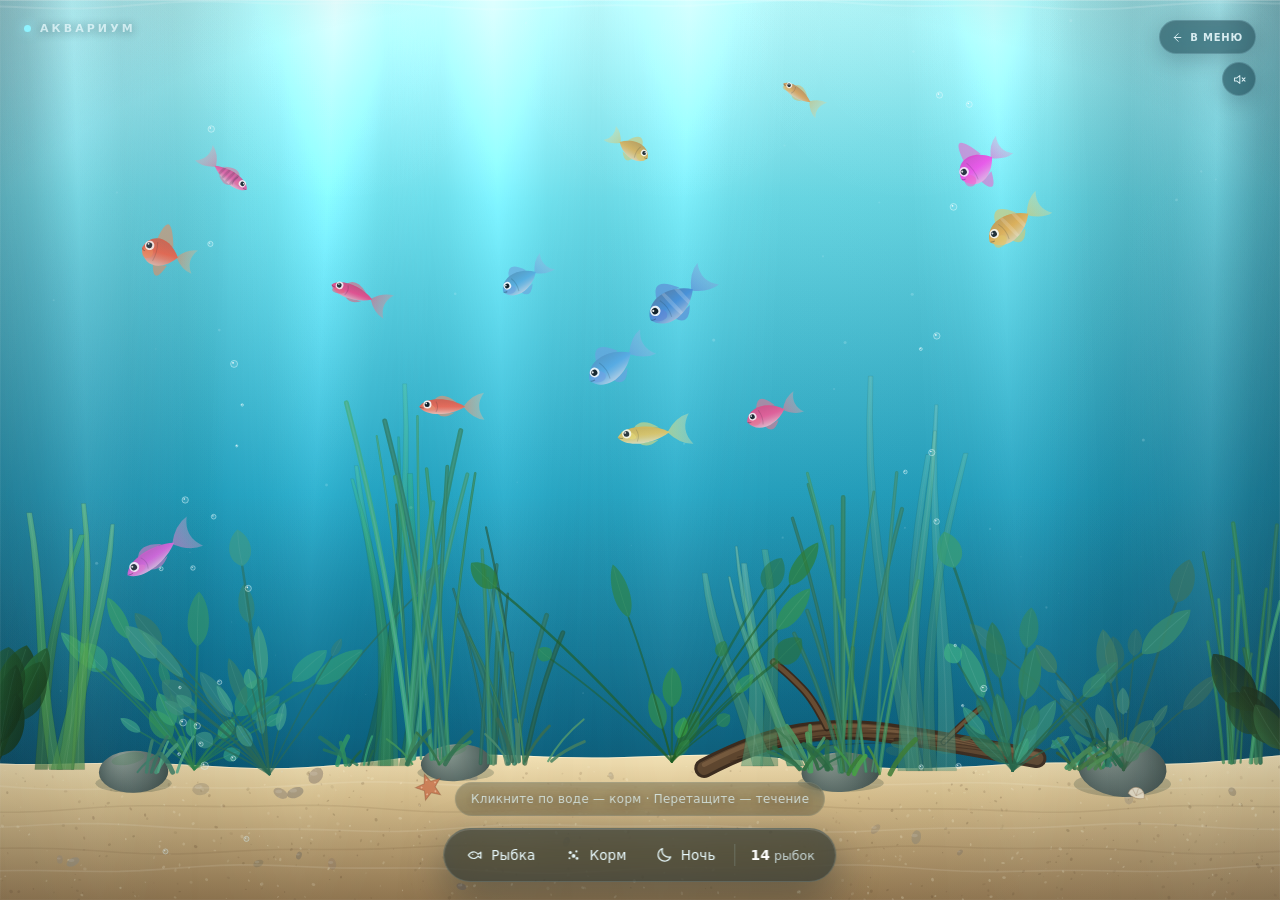
<file: aquarium.html>
<!DOCTYPE html>
<html lang="ru">
<head>
<meta charset="utf-8" />
<meta name="viewport" content="width=device-width, initial-scale=1, viewport-fit=cover" />
<title>Аквариум</title>
<style>
  :root {
    --ink: #eafcff;
    --glass: rgba(6, 30, 44, 0.55);
    --glass-border: rgba(190, 240, 255, 0.16);
    --accent: #8ff3ff;
    font-family: ui-sans-serif, system-ui, -apple-system, "Segoe UI", Roboto, "Helvetica Neue", Arial, sans-serif;
  }

  * { box-sizing: border-box; }

  html, body {
    height: 100%;
    margin: 0;
    overflow: hidden;
    overscroll-behavior: none;
    background: #04384f;
  }

  body {
    -webkit-user-select: none;
    user-select: none;
    -webkit-tap-highlight-color: transparent;
  }

  #tank {
    position: fixed;
    inset: 0;
    display: block;
    width: 100%;
    height: 100%;
    touch-action: none;
    cursor: crosshair;
  }

  .sheen {
    position: fixed;
    inset: 0;
    z-index: 1;
    pointer-events: none;
    background:
      linear-gradient(112deg,
        rgba(255, 255, 255, 0.10) 0%,
        rgba(255, 255, 255, 0.03) 17%,
        rgba(255, 255, 255, 0) 33%,
        rgba(255, 255, 255, 0) 70%,
        rgba(255, 255, 255, 0.05) 100%);
    box-shadow:
      inset 0 1px 0 rgba(255, 255, 255, 0.20),
      inset 0 0 0 1px rgba(255, 255, 255, 0.05);
  }

  .vignette {
    position: fixed;
    inset: 0;
    z-index: 2;
    pointer-events: none;
    background: radial-gradient(ellipse 125% 95% at 50% 42%,
      rgba(0, 0, 0, 0) 45%,
      rgba(1, 16, 26, 0.38) 100%);
    transition: background 1.2s ease;
  }

  .brand {
    position: fixed;
    top: calc(22px + env(safe-area-inset-top, 0px));
    left: 24px;
    z-index: 10;
    display: flex;
    align-items: center;
    gap: 9px;
    margin: 0;
    color: rgba(235, 252, 255, 0.72);
    font-size: 11px;
    font-weight: 600;
    letter-spacing: 0.28em;
    text-transform: uppercase;
    text-shadow: 0 1px 10px rgba(0, 20, 30, 0.45);
    pointer-events: none;
    animation: fadeIn 1.4s ease 0.5s both;
  }

  .brand-mark {
    width: 7px;
    height: 7px;
    border-radius: 50%;
    background: var(--accent);
    box-shadow: 0 0 12px rgba(140, 240, 255, 0.85);
    animation: pulse 4s ease-in-out infinite;
  }

  .back-home {
    position: fixed;
    top: calc(20px + env(safe-area-inset-top, 0px));
    right: 24px;
    z-index: 30;
    display: inline-flex;
    align-items: center;
    gap: 7px;
    height: 34px;
    padding: 0 12px 0 10px;
    border: 1px solid rgba(180, 240, 255, 0.2);
    border-radius: 999px;
    background: rgba(3, 22, 33, 0.44);
    color: rgba(236, 252, 255, 0.88);
    font-size: 10px;
    font-weight: 600;
    letter-spacing: 0.08em;
    text-transform: uppercase;
    text-decoration: none;
    -webkit-backdrop-filter: blur(12px) saturate(130%);
    backdrop-filter: blur(12px) saturate(130%);
    box-shadow: 0 6px 22px rgba(0, 10, 20, 0.2);
    transition: background 0.2s ease, border-color 0.2s ease, transform 0.2s ease;
  }

  .back-home svg {
    width: 13px;
    height: 13px;
    flex: none;
  }

  .back-home:hover {
    background: rgba(6, 40, 56, 0.64);
    border-color: rgba(160, 240, 255, 0.42);
    transform: translateY(-1px);
  }

  .back-home:active { transform: scale(0.97); }

  .back-home:focus-visible {
    outline: 2px solid rgba(160, 240, 255, 0.8);
    outline-offset: 3px;
  }

  .sound-toggle {
    position: fixed;
    top: calc(62px + env(safe-area-inset-top, 0px));
    right: 24px;
    z-index: 30;
    display: grid;
    place-items: center;
    width: 34px;
    height: 34px;
    padding: 0;
    border: 1px solid rgba(180, 240, 255, 0.2);
    border-radius: 50%;
    background: rgba(3, 22, 33, 0.44);
    color: rgba(236, 252, 255, 0.88);
    cursor: pointer;
    -webkit-backdrop-filter: blur(12px) saturate(130%);
    backdrop-filter: blur(12px) saturate(130%);
    box-shadow: 0 6px 22px rgba(0, 10, 20, 0.2);
    transition: background 0.2s ease, border-color 0.2s ease, transform 0.2s ease;
  }

  .sound-toggle:hover {
    background: rgba(6, 40, 56, 0.64);
    border-color: rgba(160, 240, 255, 0.42);
    transform: translateY(-1px);
  }

  .sound-toggle:active { transform: scale(0.95); }

  .sound-toggle:focus-visible {
    outline: 2px solid rgba(160, 240, 255, 0.8);
    outline-offset: 3px;
  }

  .sound-toggle svg {
    display: block;
    width: 15px;
    height: 15px;
  }

  .snd-on { display: none; }
  .sound-toggle .snd-on { display: none; }

  .sound-toggle[aria-pressed="true"] {
    background: rgba(20, 105, 125, 0.8);
    border-color: rgba(140, 240, 255, 0.5);
    color: #effeff;
  }

  .sound-toggle[aria-pressed="true"] .snd-on { display: block; }
  .sound-toggle[aria-pressed="true"] .snd-off { display: none; }

  @media (max-width: 560px) {
    .back-home {
      top: calc(14px + env(safe-area-inset-top, 0px));
      right: 15px;
      height: 31px;
      padding: 0 10px 0 8px;
      gap: 5px;
      font-size: 9px;
    }

    .back-home svg { width: 12px; height: 12px; }

    .sound-toggle {
      top: calc(52px + env(safe-area-inset-top, 0px));
      right: 15px;
      width: 31px;
      height: 31px;
    }

    .sound-toggle svg { width: 14px; height: 14px; }
  }

  .hint {
    position: fixed;
    left: 50%;
    bottom: calc(84px + env(safe-area-inset-bottom, 0px));
    z-index: 9;
    margin: 0;
    max-width: min(92vw, 680px);
    padding: 7px 15px;
    transform: translate(-50%, 0);
    border: 1px solid rgba(190, 240, 255, 0.10);
    border-radius: 999px;
    background: rgba(4, 27, 40, 0.28);
    color: rgba(228, 251, 255, 0.74);
    font-size: 12px;
    letter-spacing: 0.02em;
    line-height: 1.5;
    text-align: center;
    text-shadow: 0 1px 12px rgba(0, 20, 30, 0.55);
    pointer-events: none;
    -webkit-backdrop-filter: blur(8px) saturate(130%);
    backdrop-filter: blur(8px) saturate(130%);
    animation: hintIn 1s ease 1.1s both;
    transition: opacity 0.8s ease, transform 0.8s ease;
  }

  .hint.hide {
    animation: none;
    opacity: 0;
    transform: translate(-50%, 7px);
  }

  .dock {
    position: fixed;
    left: 50%;
    bottom: calc(18px + env(safe-area-inset-bottom, 0px));
    z-index: 10;
    display: flex;
    align-items: center;
    gap: 3px;
    padding: 7px 9px;
    transform: translate(-50%, 0);
    border: 1px solid var(--glass-border);
    border-radius: 999px;
    background: var(--glass);
    color: var(--ink);
    box-shadow:
      0 16px 44px rgba(0, 20, 32, 0.38),
      inset 0 1px 0 rgba(255, 255, 255, 0.14);
    -webkit-backdrop-filter: blur(16px) saturate(150%);
    backdrop-filter: blur(16px) saturate(150%);
    animation: dockIn 0.9s cubic-bezier(0.2, 0.7, 0.3, 1) 0.15s both;
    transition: background 0.6s ease, border-color 0.6s ease, box-shadow 0.6s ease;
  }

  .btn {
    display: flex;
    align-items: center;
    gap: 7px;
    height: 38px;
    padding: 0 13px;
    border: 0;
    border-radius: 999px;
    background: transparent;
    color: inherit;
    font: inherit;
    font-size: 13.5px;
    letter-spacing: 0.01em;
    cursor: pointer;
    transition: background 0.18s ease, transform 0.12s ease;
  }

  .btn:hover { background: rgba(255, 255, 255, 0.10); }
  .btn:active { transform: scale(0.96); }
  .btn:focus-visible {
    outline: 2px solid rgba(160, 240, 255, 0.75);
    outline-offset: 2px;
  }

  .ico {
    width: 18px;
    height: 18px;
    flex: none;
    opacity: 0.95;
  }

  .ico-sun { display: none; }
  body.night .ico-sun { display: block; }
  body.night .ico-moon { display: none; }

  .sep {
    width: 1px;
    height: 22px;
    margin: 0 3px;
    background: rgba(200, 240, 255, 0.18);
  }

  .counter {
    display: flex;
    align-items: baseline;
    gap: 4px;
    padding: 0 12px 0 9px;
    color: rgba(230, 250, 255, 0.78);
    font-size: 12.5px;
    font-variant-numeric: tabular-nums;
    white-space: nowrap;
  }

  .counter b {
    color: #ffffff;
    font-size: 14px;
    font-weight: 600;
  }

  body.night .dock {
    background: rgba(3, 16, 30, 0.62);
    border-color: rgba(140, 190, 255, 0.18);
    box-shadow:
      0 16px 54px rgba(0, 8, 20, 0.5),
      inset 0 1px 0 rgba(150, 200, 255, 0.14);
  }

  body.night .vignette {
    background: radial-gradient(ellipse 125% 95% at 50% 42%,
      rgba(0, 0, 0, 0) 38%,
      rgba(0, 6, 15, 0.55) 100%);
  }

  @keyframes fadeIn {
    from { opacity: 0; }
    to { opacity: 1; }
  }

  @keyframes hintIn {
    from { opacity: 0; transform: translate(-50%, 8px); }
    to { opacity: 1; transform: translate(-50%, 0); }
  }

  @keyframes dockIn {
    from { opacity: 0; transform: translate(-50%, 18px); }
    to { opacity: 1; transform: translate(-50%, 0); }
  }

  @keyframes pulse {
    0%, 100% { opacity: 0.75; }
    50% { opacity: 1; }
  }

  @media (max-width: 560px) {
    .brand {
      top: calc(16px + env(safe-area-inset-top, 0px));
      left: 16px;
      font-size: 10px;
      letter-spacing: 0.24em;
    }

    .dock { gap: 0; padding: 6px 7px; }

    .btn {
      height: 36px;
      padding: 0 10px;
      gap: 6px;
      font-size: 12.5px;
    }

    .counter {
      padding: 0 9px 0 6px;
      font-size: 11.5px;
    }

    .counter b { font-size: 13px; }

    .hint {
      bottom: calc(78px + env(safe-area-inset-bottom, 0px));
      font-size: 11px;
      max-width: 88vw;
    }

    .sep { margin: 0 1px; }
  }

  @media (max-width: 350px) {
    .btn span { display: none; }
    .btn { padding: 0 11px; }
    .counter { padding: 0 8px 0 4px; }
  }

  @media (prefers-reduced-motion: reduce) {
    .brand, .dock, .hint, .brand-mark { animation: none; }
  }
</style>
<link rel="stylesheet" href="tihon-profile.css" />
</head>
<body>
<canvas id="tank" aria-label="Интерактивный аквариум с рыбками"></canvas>
<div class="sheen" aria-hidden="true"></div>
<div class="vignette" aria-hidden="true"></div>

<header class="brand" aria-hidden="true">
  <span class="brand-mark"></span>
  Аквариум
</header>

<a class="back-home" href="index.html?back=1" aria-label="Вернуться в главное меню">
  <svg viewBox="0 0 24 24" fill="none" stroke="currentColor" stroke-width="1.8" stroke-linecap="round" stroke-linejoin="round" aria-hidden="true">
    <path d="M15 5 8 12l7 7M8 12h12"/>
  </svg>
  <span>В меню</span>
</a>

<button class="sound-toggle" id="soundBtn" type="button" aria-pressed="false" aria-label="Включить музыку и звуки" title="Включить музыку и звуки">
  <svg class="snd-off" viewBox="0 0 24 24" fill="none" stroke="currentColor" stroke-width="1.7" stroke-linecap="round" stroke-linejoin="round" aria-hidden="true">
    <path d="M4 9.5v5h3.8l4.7 3.8V5.7L7.8 9.5H4Z"/>
    <path d="M16.2 9.4l4.6 5.2M20.8 9.4l-4.6 5.2"/>
  </svg>
  <svg class="snd-on" viewBox="0 0 24 24" fill="none" stroke="currentColor" stroke-width="1.7" stroke-linecap="round" stroke-linejoin="round" aria-hidden="true">
    <path d="M4 9.5v5h3.8l4.7 3.8V5.7L7.8 9.5H4Z"/>
    <path d="M15.7 9.2a4 4 0 0 1 0 5.6M18.3 6.6a8 8 0 0 1 0 10.8"/>
  </svg>
</button>

<p class="hint" id="hint">Кликните по воде — корм &middot; Перетащите — течение</p>

<div class="dock" role="toolbar" aria-label="Управление аквариумом">
  <button class="btn" id="addBtn" type="button" title="Добавить рыбку (F)">
    <svg class="ico" viewBox="0 0 24 24" fill="none" stroke="currentColor" stroke-width="1.6" stroke-linejoin="round" aria-hidden="true">
      <path d="M2.8 12.2c2.3-3.4 5.5-5 8.6-4.2 1.7.5 3.1 1.5 4.2 3l3.9-2.8v8l-3.9-2.8a7.4 7.4 0 0 1-4.2 3c-3.1.8-6.3-.8-8.6-4.2Z"/>
      <circle cx="8.6" cy="11.1" r=".9" fill="currentColor" stroke="none"/>
    </svg>
    <span>Рыбка</span>
  </button>

  <button class="btn" id="feedBtn" type="button" title="Бросить корм (Пробел)">
    <svg class="ico" viewBox="0 0 24 24" fill="currentColor" aria-hidden="true">
      <circle cx="8" cy="8.6" r="2.1"/>
      <circle cx="16.2" cy="7.2" r="1.5"/>
      <circle cx="12.4" cy="13.2" r="2.5"/>
      <circle cx="17" cy="16.6" r="1.8"/>
      <circle cx="7" cy="16.2" r="1.3"/>
    </svg>
    <span>Корм</span>
  </button>

  <button class="btn" id="nightBtn" type="button" aria-pressed="false" title="День / ночь (N)">
    <svg class="ico ico-moon" viewBox="0 0 24 24" fill="none" stroke="currentColor" stroke-width="1.6" stroke-linejoin="round" aria-hidden="true">
      <path d="M20.5 14.4A8.6 8.6 0 0 1 9.6 3.5a8.6 8.6 0 1 0 10.9 10.9Z"/>
    </svg>
    <svg class="ico ico-sun" viewBox="0 0 24 24" fill="none" stroke="currentColor" stroke-width="1.6" stroke-linecap="round" aria-hidden="true">
      <circle cx="12" cy="12" r="4.2"/>
      <path d="M12 2.5v2.2M12 19.3v2.2M2.5 12h2.2M19.3 12h2.2M5.2 5.2l1.6 1.6M17.2 17.2l1.6 1.6M18.8 5.2l-1.6 1.6M6.8 17.2l-1.6 1.6"/>
    </svg>
    <span id="nightLabel">Ночь</span>
  </button>

  <span class="sep" aria-hidden="true"></span>

  <div class="counter" aria-live="polite">
    <b id="fishCount">0</b>
    <span id="fishWord">рыбок</span>
  </div>
</div>

<script src="world-audio.js"></script>
<script src="tihon-profile.js"></script>
<script>
(function () {
  'use strict';

  var TAU = Math.PI * 2;
  var canvas = document.getElementById('tank');
  var ctx = canvas.getContext('2d', { alpha: false });
  var bgCanvas = document.createElement('canvas');
  var bg = bgCanvas.getContext('2d');

  function clamp(v, a, b) { return v < a ? a : v > b ? b : v; }
  function lerp(a, b, t) { return a + (b - a) * t; }
  function rand(a, b) { return a + Math.random() * (b - a); }
  function randInt(a, b) { return Math.floor(rand(a, b + 1)); }
  function pick(arr) { return arr[(Math.random() * arr.length) | 0]; }
  function hsl(h, s, l, a) {
    return 'hsla(' + (h | 0) + ', ' + Math.round(s) + '%, ' + Math.round(l) + '%, ' + (a === undefined ? 1 : a) + ')';
  }

  var state = {
    w: 0,
    h: 0,
    dpr: 1,
    t: 0,
    sandH: 0,
    sizeScale: 1,
    night: 0,
    nightTarget: 0,
    fish: [],
    plants: [],
    specks: [],
    foods: [],
    bubbles: [],
    ripples: [],
    sparks: [],
    pointer: {
      x: -999, y: -999,
      active: false, down: false,
      moved: 0, lastX: 0, lastY: 0, lastT: 0,
      vx: 0, vy: 0
    },
    bubbleTimer: 0,
    bubbleSources: [],
    nextFishId: 0,
    maxFish: 36
  };

  var renderList = [];
  var raySprite = null;
  var hintEl = document.getElementById('hint');
  var countEl = document.getElementById('fishCount');
  var wordEl = document.getElementById('fishWord');
  var nightBtn = document.getElementById('nightBtn');
  var nightLabel = document.getElementById('nightLabel');
  var soundBtn = document.getElementById('soundBtn');
  var hintTimer = null;
  var worldAudio = window.WorldAudio ? new window.WorldAudio('aquarium') : null;

  if (worldAudio && soundBtn) worldAudio.bindButton(soundBtn);
  else if (soundBtn) soundBtn.style.display = 'none';

  if (window.TihonProfile) window.TihonProfile.visit('aquarium');

  function sandTopY(x) {
    return state.h - state.sandH + Math.sin(x * 0.008) * 6 + Math.sin(x * 0.021 + 1.7) * 3;
  }

  function addRipple(x, y, maxR, strength, surface) {
    state.ripples.push({
      x: x,
      y: y,
      maxR: maxR,
      strength: strength,
      surface: !!surface,
      age: 0,
      dur: rand(0.9, 1.5)
    });
    if (state.ripples.length > 36) state.ripples.shift();
  }

  /* ------------------------------------------------------------------ */
  /* Background                                                          */
  /* ------------------------------------------------------------------ */

  function resize() {
    state.w = Math.max(320, window.innerWidth);
    state.h = Math.max(360, window.innerHeight);
    state.dpr = Math.min(1.75, window.devicePixelRatio || 1);

    canvas.width = Math.round(state.w * state.dpr);
    canvas.height = Math.round(state.h * state.dpr);
    canvas.style.width = state.w + 'px';
    canvas.style.height = state.h + 'px';

    state.sandH = clamp(state.h * 0.155, 58, 150);
    state.sizeScale = clamp(Math.sqrt((state.w * state.h) / (1440 * 900)), 0.58, 1.05);
    state.bubbleSources = [state.w * 0.16, state.w * 0.74];

    buildBackground();
    buildPlants();
    buildSpecks();

    for (var i = 0; i < state.fish.length; i++) {
      var f = state.fish[i];
      f.x = clamp(f.x, 20, state.w - 20);
      f.y = clamp(f.y, 26, state.h - state.sandH - 18);
      f.prefY = clamp(f.prefY, 40, state.h - state.sandH - 40);
    }
  }

  function buildBackground() {
    var w = state.w;
    var h = state.h;
    var dpr = state.dpr;

    bgCanvas.width = Math.round(w * dpr);
    bgCanvas.height = Math.round(h * dpr);
    bg.setTransform(dpr, 0, 0, dpr, 0, 0);
    bg.clearRect(0, 0, w, h);

    var g = bg.createLinearGradient(0, 0, 0, h);
    g.addColorStop(0, '#a9f1f3');
    g.addColorStop(0.22, '#58cfdd');
    g.addColorStop(0.55, '#1597b7');
    g.addColorStop(0.82, '#0a6d8f');
    g.addColorStop(1, '#054863');
    bg.fillStyle = g;
    bg.fillRect(0, 0, w, h);

    g = bg.createRadialGradient(w * 0.48, -h * 0.22, 0, w * 0.48, -h * 0.22, h * 1.05);
    g.addColorStop(0, 'rgba(232, 255, 255, 0.55)');
    g.addColorStop(0.45, 'rgba(170, 245, 250, 0.16)');
    g.addColorStop(1, 'rgba(170, 245, 250, 0)');
    bg.fillStyle = g;
    bg.fillRect(0, 0, w, h);

    g = bg.createLinearGradient(0, 0, w, h * 0.65);
    g.addColorStop(0, 'rgba(255, 255, 255, 0.055)');
    g.addColorStop(0.4, 'rgba(255, 255, 255, 0)');
    g.addColorStop(1, 'rgba(0, 25, 40, 0.10)');
    bg.fillStyle = g;
    bg.fillRect(0, 0, w, h);

    g = bg.createLinearGradient(0, 0, w, 0);
    g.addColorStop(0, 'rgba(2, 32, 48, 0.30)');
    g.addColorStop(0.18, 'rgba(2, 32, 48, 0)');
    g.addColorStop(0.82, 'rgba(2, 32, 48, 0)');
    g.addColorStop(1, 'rgba(2, 32, 48, 0.32)');
    bg.fillStyle = g;
    bg.fillRect(0, 0, w, h);

    g = bg.createLinearGradient(0, h * 0.55, 0, h);
    g.addColorStop(0, 'rgba(2, 50, 66, 0)');
    g.addColorStop(1, 'rgba(2, 40, 55, 0.35)');
    bg.fillStyle = g;
    bg.fillRect(0, h * 0.55, w, h * 0.45);

    drawSandAndRocks(bg, w, h);
  }

  function drawSandAndRocks(c, w, h) {
    var sandH = state.sandH;
    var top = h - sandH;

    c.save();

    c.beginPath();
    c.moveTo(0, h);
    c.lineTo(0, top + 8);
    for (var x = 0; x <= w; x += 16) {
      c.lineTo(x, sandTopY(x));
    }
    c.lineTo(w, h);
    c.closePath();

    c.save();
    var g = c.createLinearGradient(0, top - 12, 0, h);
    g.addColorStop(0, '#efdfb4');
    g.addColorStop(0.32, '#dbc28f');
    g.addColorStop(1, '#a28256');
    c.fillStyle = g;
    c.fill();
    c.clip();

    c.strokeStyle = 'rgba(255, 250, 226, 0.5)';
    c.lineWidth = 2;
    c.beginPath();
    for (var sx = 0; sx <= w; sx += 16) {
      if (sx === 0) c.moveTo(sx, sandTopY(sx));
      else c.lineTo(sx, sandTopY(sx));
    }
    c.stroke();

    var speckCount = Math.min(760, Math.round(w * sandH * 0.004));
    for (var i = 0; i < speckCount; i++) {
      var px = rand(0, w);
      var py = rand(top + 6, h);
      var radius = rand(0.6, 1.9);
      c.fillStyle = Math.random() < 0.5
        ? 'rgba(88, 63, 38, ' + rand(0.07, 0.22).toFixed(3) + ')'
        : 'rgba(255, 247, 216, ' + rand(0.10, 0.32).toFixed(3) + ')';
      c.beginPath();
      c.ellipse(px, py, radius, radius * rand(0.5, 0.9), rand(0, 3), 0, TAU);
      c.fill();
    }

    var pebbleCount = Math.round(w / 68);
    for (var p = 0; p < pebbleCount; p++) {
      var gx = rand(0, w);
      var gy = rand(top + 12, h - 4);
      var gr = rand(3, 9);
      c.fillStyle = 'hsla(' + rand(25, 45).toFixed(0) + ', ' + rand(6, 16).toFixed(0) + '%, ' +
        rand(38, 60).toFixed(0) + '%, ' + rand(0.30, 0.55).toFixed(2) + ')';
      c.beginPath();
      c.ellipse(gx, gy, gr, gr * rand(0.55, 0.8), rand(0, 3), 0, TAU);
      c.fill();
      c.fillStyle = 'rgba(255, 255, 255, 0.13)';
      c.beginPath();
      c.ellipse(gx - gr * 0.25, gy - gr * 0.25, gr * 0.45, gr * 0.24, 0, 0, TAU);
      c.fill();
    }

    for (var rp = 0; rp < 5; rp++) {
      var rippleY = top + sandH * (0.2 + rp * 0.15) + rand(-4, 4);
      c.beginPath();
      for (var rxp = 0; rxp <= w; rxp += 20) {
        var ryp = rippleY + Math.sin(rxp * 0.012 + rp * 1.9) * 3 + Math.sin(rxp * 0.03 + rp) * 1.4;
        if (rxp === 0) c.moveTo(rxp, ryp);
        else c.lineTo(rxp, ryp);
      }
      c.strokeStyle = rp % 2
        ? 'rgba(88, 62, 36, 0.10)'
        : 'rgba(255, 248, 222, 0.14)';
      c.lineWidth = 1.6;
      c.stroke();
    }

    c.restore();

    var rockCount = Math.max(3, Math.round(w / 330));
    for (var r = 0; r < rockCount; r++) {
      var rx = ((r + 0.5) / rockCount) * w + rand(-w * 0.04, w * 0.04);
      var ry = top + rand(2, 14);
      var rr = rand(24, 54);
      var rh = rr * rand(0.5, 0.72);

      c.fillStyle = 'rgba(20, 45, 40, 0.22)';
      c.beginPath();
      c.ellipse(rx, ry + rh * 0.55, rr * 1.1, rh * 0.45, 0, 0, TAU);
      c.fill();

      var rg = c.createRadialGradient(rx - rr * 0.35, ry - rh * 0.8, rr * 0.08, rx, ry, rr * 1.25);
      rg.addColorStop(0, '#8b9a92');
      rg.addColorStop(0.55, '#5b6c67');
      rg.addColorStop(1, '#33423e');
      c.fillStyle = rg;
      c.beginPath();
      c.ellipse(rx, ry, rr, rh, rand(-0.14, 0.14), 0, TAU);
      c.fill();

      c.fillStyle = 'rgba(76, 128, 88, 0.32)';
      c.beginPath();
      c.ellipse(rx - rr * 0.16, ry - rh * 0.62, rr * 0.48, rh * 0.28, -0.2, 0, TAU);
      c.fill();
    }

    var starX = w * 0.35 + rand(-20, 20);
    var shellX = w * 0.9 + rand(-16, 16);
    drawStarfish(c, starX, sandTopY(starX) + rand(20, 32), rand(10, 15), rand(-0.4, 0.4));
    drawShell(c, shellX, sandTopY(shellX) + rand(26, 40), rand(6, 9), rand(-0.6, 0.6));

    if (w > 620) drawDriftwood(c, w);

    c.restore();
  }

  function drawStarfish(c, x, y, r, rot) {
    c.save();
    c.translate(x, y);
    c.rotate(rot);

    c.beginPath();
    for (var i = 0; i < 10; i++) {
      var ang = -Math.PI / 2 + i * Math.PI / 5;
      var rad = i % 2 === 0 ? r : r * 0.44;
      var px = Math.cos(ang) * rad;
      var py = Math.sin(ang) * rad;
      if (i === 0) c.moveTo(px, py);
      else c.lineTo(px, py);
    }
    c.closePath();
    c.fillStyle = 'rgba(206, 122, 82, 0.9)';
    c.fill();
    c.strokeStyle = 'rgba(120, 62, 40, 0.35)';
    c.lineWidth = 1;
    c.stroke();

    c.fillStyle = 'rgba(255, 222, 192, 0.55)';
    for (var d = 0; d < 5; d++) {
      var da = -Math.PI / 2 + d * Math.PI * 2 / 5;
      c.beginPath();
      c.arc(Math.cos(da) * r * 0.55, Math.sin(da) * r * 0.55, Math.max(0.6, r * 0.07), 0, TAU);
      c.fill();
    }
    c.restore();
  }

  function drawShell(c, x, y, r, rot) {
    c.save();
    c.translate(x, y);
    c.rotate(rot);

    c.beginPath();
    c.arc(0, 0, r, Math.PI, TAU);
    c.quadraticCurveTo(r * 0.55, r * 0.28, 0, r * 0.28);
    c.quadraticCurveTo(-r * 0.55, r * 0.28, -r, 0);
    c.closePath();
    c.fillStyle = 'rgba(247, 236, 212, 0.92)';
    c.fill();
    c.strokeStyle = 'rgba(158, 127, 92, 0.45)';
    c.lineWidth = 1;
    c.stroke();

    for (var i = 1; i < 4; i++) {
      var a = Math.PI + (Math.PI * i) / 4;
      c.beginPath();
      c.moveTo(0, 0);
      c.lineTo(Math.cos(a) * r * 0.92, Math.sin(a) * r * 0.92);
      c.strokeStyle = 'rgba(158, 127, 92, 0.32)';
      c.stroke();
    }
    c.restore();
  }

  function drawDriftwood(c, w) {
    var baseY = sandTopY(w * 0.64) + 4;
    var len = w * 0.26;
    var x0 = w * 0.55;
    var sc = clamp(w / 1440, 0.75, 1.1);
    var i;

    function woodStroke(pts, width, color, alpha) {
      c.beginPath();
      c.moveTo(pts[0][0], pts[0][1]);
      for (var j = 1; j < pts.length - 1; j++) {
        c.quadraticCurveTo(
          pts[j][0], pts[j][1],
          (pts[j][0] + pts[j + 1][0]) / 2,
          (pts[j][1] + pts[j + 1][1]) / 2
        );
      }
      var last = pts[pts.length - 1];
      c.lineTo(last[0], last[1]);
      c.strokeStyle = color;
      c.lineWidth = width;
      c.globalAlpha = alpha;
      c.stroke();
    }

    c.save();
    c.lineCap = 'round';
    c.lineJoin = 'round';

    var main = [
      [x0, baseY + 2],
      [x0 + len * 0.16, baseY - 26],
      [x0 + len * 0.42, baseY - 40],
      [x0 + len * 0.7, baseY - 26],
      [x0 + len, baseY - 8]
    ];
    woodStroke(main, 22 * sc, '#3a2a1d', 1);
    woodStroke(main, 15 * sc, '#5c442d', 1);

    var shine = [];
    for (i = 0; i < main.length; i++) shine.push([main[i][0], main[i][1] - 4 * sc]);
    woodStroke(shine, 5 * sc, '#8a6b4a', 0.5);

    var fork = [
      [x0 + len * 0.37, baseY - 39],
      [x0 + len * 0.33, baseY - 66],
      [x0 + len * 0.26, baseY - 90],
      [x0 + len * 0.21, baseY - 104]
    ];
    woodStroke(fork, 9 * sc, '#3a2a1d', 1);
    woodStroke(fork, 5 * sc, '#6a4f34', 0.95);

    var twig = [
      [x0 + len * 0.72, baseY - 24],
      [x0 + len * 0.78, baseY - 44],
      [x0 + len * 0.83, baseY - 58]
    ];
    woodStroke(twig, 7 * sc, '#3a2a1d', 1);
    woodStroke(twig, 4 * sc, '#6a4f34', 0.95);

    c.globalAlpha = 0.38;
    c.strokeStyle = '#261a12';
    c.lineWidth = 1.1;
    for (var b = 0; b < 4; b++) {
      c.beginPath();
      c.moveTo(x0 + len * (0.08 + b * 0.02), baseY - 5 - b * 4);
      c.bezierCurveTo(
        x0 + len * 0.35, baseY - 26 - b * 7,
        x0 + len * 0.62, baseY - 30 - b * 4,
        x0 + len * (0.9 - b * 0.02), baseY - 12 - b * 3
      );
      c.stroke();
    }

    c.globalAlpha = 0.5;
    c.fillStyle = '#261a12';
    c.beginPath();
    c.ellipse(x0 + len * 0.58, baseY - 30 * sc, 4 * sc, 2.4 * sc, 0.1, 0, TAU);
    c.fill();

    c.fillStyle = '#4f8050';
    for (var m = 0; m < 9; m++) {
      var mx = x0 + len * rand(0.06, 0.94);
      var my = baseY - rand(16, 40) * sc;
      c.globalAlpha = rand(0.22, 0.46);
      c.beginPath();
      c.ellipse(mx, my, rand(5, 14) * sc, rand(2.5, 6) * sc, rand(-0.3, 0.3), 0, TAU);
      c.fill();
    }

    c.restore();
  }

  function buildSpecks() {
    state.specks.length = 0;
    var n = clamp(Math.round((state.w * state.h) / 22000), 26, 90);
    for (var i = 0; i < n; i++) {
      state.specks.push({
        x: rand(0, state.w),
        y: rand(0, state.h),
        z: rand(0.15, 1),
        vy: rand(-9, -2.5),
        drift: rand(4, 14),
        phase: rand(0, TAU)
      });
    }
  }

  /* ------------------------------------------------------------------ */
  /* Plants                                                              */
  /* ------------------------------------------------------------------ */

  function buildPlants() {
    state.plants.length = 0;
    var w = state.w;
    var count = clamp(Math.round(w / 118), 7, 18);

    for (var i = 0; i < count; i++) {
      var x = ((i + 0.5) / count) * w + rand(-w * 0.025, w * 0.025);
      var forcedType = w < 700
        ? (i % 3 === 0 ? 'bush' : null)
        : (i % 4 === 1 ? 'bush' : null);
      state.plants.push(new Plant(x, rand(0.28, 0.82), false, null, forcedType));
    }

    var tufts = clamp(Math.round(w / 130), 5, 12);
    for (var t = 0; t < tufts; t++) {
      state.plants.push(new Plant(rand(w * 0.02, w * 0.98), rand(0.82, 0.94), false, rand(22, 52), 'grass'));
    }

    if (w >= 700) {
      state.plants.push(new Plant(w * rand(0.22, 0.3), 0.22, false, state.h * rand(0.42, 0.5), 'ribbon'));
      state.plants.push(new Plant(w * rand(0.68, 0.76), 0.22, false, state.h * rand(0.42, 0.5), 'ribbon'));
    } else {
      state.plants.push(new Plant(w * 0.5, 0.22, false, state.h * 0.36, 'ribbon'));
    }

    if (w >= 700) {
      var fgH = clamp(state.h * rand(0.13, 0.18), 90, 170);
      state.plants.push(new Plant(rand(-14, 6), 1.06, true, fgH, 'broad'));
      state.plants.push(new Plant(w - rand(-14, 6), 1.06, true, fgH, 'broad'));
    }
  }

  function Plant(x, depth, foreground, forcedH, forceType) {
    this.x = x;
    this.depth = depth;
    this.fg = foreground;
    this.baseY = sandTopY(clamp(x, 0, state.w)) + rand(2, 9);
    this.phase = rand(0, TAU);
    this.type = forceType || (foreground ? 'broad' : pick(['ribbon', 'grass', 'ribbon', 'bush', 'grass', 'ribbon']));
    this.h = forcedH || (foreground
      ? 150
      : rand(130, 340) * (0.9 + clamp(depth, 0, 1) * 0.3));
    this.hue = rand(116, 166);
    this.sat = rand(30, 52);
    this.light = foreground ? rand(12, 19) : rand(23, 38);
    this.alpha = foreground ? 0.96 : 0.5 + clamp(depth, 0, 1) * 0.48;
    this.tuft = !!forcedH && !foreground && forcedH < 70 && this.type === 'grass';
    this.ribbons = [];
    this.blades = [];
    this.leaves = [];

    var i;
    if (this.type === 'ribbon') {
      var rn = randInt(4, 6);
      for (i = 0; i < rn; i++) {
        this.ribbons.push({
          dx: rand(-30, 30),
          len: this.h * rand(0.72, 1),
          baseW: rand(6, 12),
          tipW: rand(1, 3),
          lean: rand(-48, 48),
          phase: rand(0, TAU),
          hue: this.hue + rand(-8, 8),
          light: this.light + rand(0, 14),
          alpha: rand(0.7, 0.95)
        });
      }
    } else if (this.type === 'grass') {
      var gn = this.tuft ? randInt(5, 8) : randInt(8, 15);
      for (i = 0; i < gn; i++) {
        this.blades.push({
          dx: rand(-24, 24),
          len: this.h * rand(0.4, 1),
          lean: rand(-34, 34),
          width: rand(2, 5),
          phase: rand(0, TAU),
          hue: this.hue + rand(-10, 10),
          light: this.light + rand(-3, 14),
          alpha: rand(0.65, 1)
        });
      }
    } else {
      var broad = this.type === 'broad';
      var ln = randInt(9, 12);
      var extraLeaves = [];
      for (i = 0; i < ln; i++) {
        var leaf = {
          angle: rand(-1.0, 1.0),
          len: broad ? rand(50, 80) : rand(34, 66),
          width: broad ? rand(20, 34) : rand(11, 20),
          dist: this.h * (broad ? rand(0.15, 0.65) : rand(0.1, 0.8)),
          phase: rand(0, TAU),
          hue: this.hue + rand(-6, 10),
          light: this.light + rand(0, 12),
          alpha: rand(0.65, 1)
        };
        this.leaves.push(leaf);

        if (!broad && Math.random() < 0.7) {
          extraLeaves.push({
            angle: leaf.angle + rand(-0.32, 0.32),
            len: leaf.len * rand(0.45, 0.62),
            width: leaf.width * rand(0.55, 0.75),
            dist: leaf.dist * rand(0.4, 0.65),
            phase: rand(0, TAU),
            hue: leaf.hue + rand(-4, 6),
            light: leaf.light + rand(-2, 8),
            alpha: rand(0.6, 0.95)
          });
        }
      }
      this.leaves = this.leaves.concat(extraLeaves);
    }
  }

  Plant.prototype.draw = function (c, t) {
    if (this.type === 'ribbon') this.drawRibbon(c, t);
    else if (this.type === 'grass') this.drawGrass(c, t);
    else this.drawLeaves(c, t);
  };

  Plant.prototype.drawGrass = function (c, t) {
    c.save();
    c.globalAlpha = this.alpha;
    c.lineCap = 'round';

    for (var i = 0; i < this.blades.length; i++) {
      var b = this.blades[i];
      var sway = Math.sin(t * 0.9 + this.phase + b.phase) * this.h * 0.09;
      var bx = this.x + b.dx;
      var tipX = bx + b.lean + sway;
      var tipY = this.baseY - b.len;
      var midX = bx + b.lean * 0.35 + sway * 0.35;
      var midY = this.baseY - b.len * 0.55;

      c.beginPath();
      c.moveTo(bx, this.baseY);
      c.quadraticCurveTo(midX, midY, tipX, tipY);
      c.strokeStyle = hsl(b.hue, this.sat, b.light, 0.9);
      c.lineWidth = b.width;
      c.stroke();

      if (!this.tuft) {
        c.strokeStyle = hsl(b.hue + 8, this.sat * 0.8, b.light + 15, 0.32);
        c.lineWidth = Math.max(1, b.width * 0.38);
        c.stroke();
      }
    }

    c.restore();
  };

  Plant.prototype.drawRibbon = function (c, t) {
    c.save();
    c.lineJoin = 'round';

    for (var i = 0; i < this.ribbons.length; i++) {
      var r = this.ribbons[i];
      c.globalAlpha = this.alpha * r.alpha;
      var n = 9;
      var pts = [];

      for (var k = 0; k <= n; k++) {
        var p = k / n;
        var sway = Math.sin(t * 0.62 + this.phase + p * 2.1 + r.phase) * this.h * 0.07 * p +
          Math.sin(t * 0.24 + this.phase * 1.4 + r.phase) * this.h * 0.045 * p;
        pts.push({
          x: this.x + r.dx + r.lean * p + sway,
          y: this.baseY - r.len * p,
          w: lerp(r.baseW, r.tipW, Math.pow(p, 0.7))
        });
      }

      var g = c.createLinearGradient(0, this.baseY, 0, this.baseY - r.len);
      g.addColorStop(0, hsl(r.hue, this.sat, r.light - 3, 0.95));
      g.addColorStop(0.55, hsl(r.hue + 4, this.sat + 5, r.light, 0.92));
      g.addColorStop(1, hsl(r.hue + 10, this.sat + 8, r.light + 16, 0.82));

      c.beginPath();
      c.moveTo(pts[0].x - pts[0].w, pts[0].y);
      for (var a = 1; a <= n; a++) c.lineTo(pts[a].x - pts[a].w, pts[a].y);
      for (var b = n; b >= 0; b--) c.lineTo(pts[b].x + pts[b].w, pts[b].y);
      c.closePath();
      c.fillStyle = g;
      c.fill();

      c.strokeStyle = 'rgba(8, 45, 32, 0.18)';
      c.lineWidth = 1;
      c.stroke();

      c.beginPath();
      c.moveTo(pts[0].x, pts[0].y);
      for (var d = 1; d <= n; d++) c.lineTo(pts[d].x, pts[d].y);
      c.strokeStyle = hsl(r.hue + 12, this.sat * 0.8, r.light + 20, 0.28);
      c.lineWidth = Math.max(0.8, r.baseW * 0.14);
      c.stroke();
    }

    c.restore();
  };

  Plant.prototype.drawLeaves = function (c, t) {
    c.save();
    c.lineCap = 'round';

    for (var i = 0; i < this.leaves.length; i++) {
      var leaf = this.leaves[i];
      var ang = leaf.angle + Math.sin(t * 0.75 + this.phase + leaf.phase) * 0.06;
      var dirX = Math.sin(ang);
      var dirY = -Math.cos(ang);
      var tipX = this.x + dirX * leaf.dist;
      var tipY = this.baseY + dirY * leaf.dist;
      var baseX = tipX - dirX * leaf.len * 0.42;
      var baseY = tipY - dirY * leaf.len * 0.42;
      var ctrlX = this.x + dirX * leaf.dist * 0.5;
      var ctrlY = this.baseY + dirY * leaf.dist * 0.58;

      c.globalAlpha = this.alpha * leaf.alpha;

      c.beginPath();
      c.moveTo(this.x, this.baseY);
      c.quadraticCurveTo(ctrlX, ctrlY, baseX, baseY);
      c.strokeStyle = hsl(this.hue - 4, this.sat, this.light, 0.9);
      c.lineWidth = Math.max(1.5, leaf.width * 0.14);
      c.stroke();

      c.save();
      c.translate(baseX, baseY);
      c.rotate(Math.atan2(dirY, dirX));

      var leafFill;
      if (this.fg) {
        leafFill = c.createLinearGradient(0, -leaf.width, 0, leaf.width);
        leafFill.addColorStop(0, hsl(leaf.hue + 6, this.sat + 6, leaf.light + 10, 0.98));
        leafFill.addColorStop(0.55, hsl(leaf.hue, this.sat, leaf.light, 0.97));
        leafFill.addColorStop(1, hsl(leaf.hue - 4, this.sat, leaf.light - 5, 0.95));
      } else {
        leafFill = hsl(leaf.hue, this.sat, leaf.light + 3, 0.97);
      }

      c.beginPath();
      c.moveTo(0, 0);
      c.bezierCurveTo(leaf.len * 0.22, -leaf.width, leaf.len * 0.82, -leaf.width * 0.62, leaf.len, 0);
      c.bezierCurveTo(leaf.len * 0.82, leaf.width * 0.62, leaf.len * 0.22, leaf.width, 0, 0);
      c.closePath();
      c.fillStyle = leafFill;
      c.fill();

      c.beginPath();
      c.moveTo(leaf.len * 0.06, 0);
      c.quadraticCurveTo(leaf.len * 0.55, -leaf.width * 0.08, leaf.len * 0.94, 0);
      c.strokeStyle = hsl(leaf.hue + 12, this.sat * 0.7, leaf.light + 20, 0.28);
      c.lineWidth = 1;
      c.stroke();

      c.restore();
    }

    c.restore();
  };

  /* ------------------------------------------------------------------ */
  /* Fish                                                                */
  /* ------------------------------------------------------------------ */

  var SHAPES = {
    round: { rx: 0.33, ry: 0.23, tail: 0.30, dorsal: 0.55 },
    slim: { rx: 0.37, ry: 0.155, tail: 0.34, dorsal: 0.38 },
    angel: { rx: 0.255, ry: 0.245, tail: 0.26, dorsal: 1.0 }
  };

  function Fish() {
    this.id = state.nextFishId++;
    this.depth = rand(0.22, 0.96);
    this.baseSize = rand(48, 82) * (0.9 + this.depth * 0.28) * state.sizeScale;
    this.size = this.baseSize;
    this.shapeKey = pick(['round', 'slim', 'round', 'angel', 'slim']);
    this.shape = SHAPES[this.shapeKey];

    this.x = rand(state.w * 0.12, state.w * 0.88);
    this.y = rand(0.16, 0.72) * (state.h - state.sandH);
    this.cruise = rand(30, 54) * (1.14 - this.depth * 0.2);
    this.agility = rand(2.0, 3.4);
    this.prefY = rand(0.18, 0.82) * (state.h - state.sandH - 30) + 40;
    this.prefY = clamp(
      this.prefY,
      40 + this.size * 0.25,
      state.h - state.sandH - this.size * 0.5 - 10
    );

    var dir = Math.random() < 0.5 ? -1 : 1;
    this.vx = dir * this.cruise * rand(0.5, 1);
    this.vy = rand(-8, 8);
    this.facing = dir;
    this.pitch = 0;

    this.wander = rand(0, TAU);
    this.seed = rand(0, 100);
    this.tailPhase = rand(0, TAU);
    this.bobPhase = rand(0, TAU);
    this.excite = 0;

    this.hue = pick([16, 26, 38, 46, 334, 300, 196, 174, 8, 208]) + rand(-6, 6);
    this.sat = rand(60, 92);
    this.light = rand(54, 66);

    this.colTop = hsl(this.hue, this.sat * 0.95, this.light - 18);
    this.colBody = hsl(this.hue, this.sat, this.light);
    this.colBelly = hsl(this.hue + 8, this.sat * 0.45, this.light + 26);
    this.colFin = hsl(this.hue + 10, this.sat * 0.9, this.light + 6, 0.66);
    this.colFin2 = hsl(this.hue + 18, this.sat * 0.8, this.light + 16, 0.4);

    this.alpha = 0.82 + this.depth * 0.18;
    this.stripes = Math.random() < 0.5 ? randInt(2, 4) : 0;
    this.stripeLight = this.light < 59;
  }

  Fish.prototype.update = function (dt) {
    var s = state;
    var w = s.w;
    var h = s.h;
    var fx = 0;
    var fy = 0;
    var p = s.pointer;

    var pdx = this.x - p.x;
    var pdy = this.y - p.y;
    var pd2 = pdx * pdx + pdy * pdy;
    var fleeR = 110;

    if (p.active && pd2 < fleeR * fleeR && pd2 > 4) {
      var pd = Math.sqrt(pd2);
      var fk = (1 - pd / fleeR) * 4.2;
      fx += (pdx / pd) * fk;
      fy += (pdy / pd) * fk;
    }

    if (p.down) {
      var psp = Math.sqrt(p.vx * p.vx + p.vy * p.vy);
      if (psp > 30) {
        var ck = Math.min(2.4, psp * 0.0028);
        fx += (p.vx / psp) * ck;
        fy += (p.vy / psp) * ck;
      }
    }

    var target = null;
    var best = Infinity;
    var sense = 260;
    for (var i = 0; i < s.foods.length; i++) {
      var food = s.foods[i];
      if (food.eaten || food.dead) continue;
      var fdx = food.x - this.x;
      var fdy = food.y - this.y;
      var fd2 = fdx * fdx + fdy * fdy;
      if (fd2 < sense * sense && fd2 < best) {
        best = fd2;
        target = food;
      }
    }

    var hunting = false;
    if (target) {
      var td = Math.sqrt(best) || 1;
      fx += ((target.x - this.x) / td) * 3.6;
      fy += ((target.y - this.y) / td) * 3.6;
      hunting = true;
    }

    this.wander += (Math.random() - 0.5) * dt * 2.6;
    fx += Math.cos(this.wander) * 0.5;
    fy += Math.sin(this.wander) * 0.5;

    if (hunting) {
      fy += clamp((this.prefY - this.y) / 600, -0.2, 0.2) * 0.25;
    } else {
      fy += clamp((this.prefY - this.y) / 260, -0.6, 0.6) * 0.9;
    }

    for (var j = 0; j < s.fish.length; j++) {
      var other = s.fish[j];
      if (other === this) continue;
      var odx = this.x - other.x;
      var ody = this.y - other.y;
      var minD = (this.size + other.size) * 0.52;
      var od2 = odx * odx + ody * ody;
      if (od2 < minD * minD && od2 > 0.5) {
        var od = Math.sqrt(od2);
        var ok = (1 - od / minD) * 2.6;
        fx += (odx / od) * ok;
        fy += (ody / od) * ok;
      }
    }

    var m = this.size * 0.55 + 26;
    if (this.x < m) fx += ((m - this.x) / m) * 3;
    else if (this.x > w - m) fx -= ((this.x - (w - m)) / m) * 3;

    var top = 42;
    if (this.y < top) fy += ((top - this.y) / top) * 3;

    var floor = h - s.sandH - this.size * 0.2 - 4;
    if (this.y > floor) fy -= ((this.y - floor) / 40) * 3;

    var speed = this.cruise * (1 + this.excite * 1.1) * (hunting ? 1.55 : 1);
    var fl = Math.sqrt(fx * fx + fy * fy);
    var dvx = this.vx;
    var dvy = this.vy;

    if (fl > 0.0001) {
      dvx = (fx / fl) * speed;
      dvy = (fy / fl) * speed;
    }

    var k = 1 - Math.exp(-this.agility * dt);
    this.vx += (dvx - this.vx) * k;
    this.vy += (dvy - this.vy) * k;

    this.x += this.vx * dt;
    this.y += this.vy * dt;

    var edgeX = this.size * 0.45 + 8;
    this.x = clamp(this.x, edgeX, w - edgeX);
    this.y = clamp(this.y, 24, floor);

    if (this.x <= edgeX + 1 || this.x >= w - edgeX - 1) this.vx *= -0.6;
    if (this.y <= 25 || this.y >= floor - 1) this.vy *= -0.6;

    if (this.vx > 12) this.facing = 1;
    else if (this.vx < -12) this.facing = -1;

    var pitchTarget = clamp(Math.atan2(this.vy, Math.abs(this.vx) + 14), -0.62, 0.62);
    this.pitch += (pitchTarget - this.pitch) * (1 - Math.exp(-6 * dt));

    var sp = Math.sqrt(this.vx * this.vx + this.vy * this.vy);
    this.tailPhase += dt * (4 + sp * 0.12) * 2;
    this.bobPhase += dt * 2;
    this.excite = Math.max(0, this.excite - dt * 0.55);

    if (target && !target.eaten) {
      var ex = target.x - this.x;
      var ey = target.y - this.y;
      var eatR = this.size * 0.26 + 7;
      if (ex * ex + ey * ey < eatR * eatR) {
        target.eaten = true;
        this.excite = 1;
        this.size = Math.min(this.baseSize * 1.16, this.size + 0.55);
        spawnSparks(target.x, target.y, 5);
        addRipple(target.x, target.y, 26, 0.35);
      }
    }
  };

  Fish.prototype.draw = function (c, t) {
    var s = this.size;
    var sh = this.shape;
    var rx = sh.rx * s;
    var ry = sh.ry * s;

    c.save();
    c.translate(this.x, this.y);
    c.globalAlpha = this.alpha;

    var wobble = Math.sin(this.bobPhase) * 0.02;
    if (this.facing > 0) {
      c.rotate(this.pitch + wobble);
    } else {
      c.rotate(-this.pitch + wobble);
      c.scale(-1, 1);
    }

    var bodyPath = function () {
      c.beginPath();
      c.moveTo(rx, 0);
      c.bezierCurveTo(rx * 0.72, -ry * 1.05, -rx * 0.35, -ry, -rx, 0);
      c.bezierCurveTo(-rx * 0.35, ry, rx * 0.72, ry * 1.05, rx, 0);
      c.closePath();
    };

    var wag = Math.sin(this.tailPhase);
    var tl = s * sh.tail;

    c.save();
    c.translate(-rx * 0.92, 0);
    c.rotate(wag * 0.22);
    var tg = c.createLinearGradient(0, 0, -tl, 0);
    tg.addColorStop(0, this.colFin);
    tg.addColorStop(1, this.colFin2);
    c.fillStyle = tg;
    c.beginPath();
    c.moveTo(0, 0);
    c.quadraticCurveTo(-tl * 0.45, -tl * 0.58, -tl, -tl * 0.64);
    c.quadraticCurveTo(-tl * 0.52, 0, -tl, tl * 0.64);
    c.quadraticCurveTo(-tl * 0.45, tl * 0.58, 0, 0);
    c.closePath();
    c.fill();
    c.restore();

    var dorsalH = ry * sh.dorsal * 1.7;

    c.fillStyle = this.colFin;
    c.beginPath();
    c.moveTo(rx * 0.34, -ry * 0.72);
    c.quadraticCurveTo(rx * 0.02, -ry - dorsalH, -rx * 0.62, -ry * 0.5);
    c.quadraticCurveTo(-rx * 0.18, -ry * 0.62, rx * 0.34, -ry * 0.72);
    c.closePath();
    c.fill();

    c.beginPath();
    c.moveTo(rx * 0.2, ry * 0.75);
    c.quadraticCurveTo(-rx * 0.1, ry + dorsalH * 0.55, -rx * 0.55, ry * 0.6);
    c.quadraticCurveTo(-rx * 0.2, ry * 0.7, rx * 0.2, ry * 0.75);
    c.closePath();
    c.fill();

    bodyPath();
    var bodyGrad = c.createLinearGradient(0, -ry, 0, ry);
    bodyGrad.addColorStop(0, this.colTop);
    bodyGrad.addColorStop(0.5, this.colBody);
    bodyGrad.addColorStop(1, this.colBelly);
    c.fillStyle = bodyGrad;
    c.fill();

    c.save();
    bodyPath();
    c.clip();

    var sheen = c.createLinearGradient(0, -ry, 0, ry * 0.3);
    sheen.addColorStop(0, 'rgba(255, 255, 255, 0.24)');
    sheen.addColorStop(1, 'rgba(255, 255, 255, 0)');
    c.fillStyle = sheen;
    c.fillRect(-rx, -ry, rx * 2, ry * 2);

    if (this.stripes) {
      c.fillStyle = this.stripeLight ? 'rgba(255, 255, 255, 0.18)' : 'rgba(4, 30, 45, 0.16)';
      for (var i = 0; i < this.stripes; i++) {
        var sx = -rx * 0.55 + i * (rx * 1.0 / this.stripes);
        c.beginPath();
        c.ellipse(sx, 0, s * 0.026, ry * 1.15, 0.14, 0, TAU);
        c.fill();
      }
    }
    c.restore();

    c.beginPath();
    c.moveTo(rx * 0.27, -ry * 0.55);
    c.quadraticCurveTo(rx * 0.13, 0, rx * 0.27, ry * 0.55);
    c.strokeStyle = 'rgba(0, 30, 40, 0.16)';
    c.lineWidth = Math.max(1, s * 0.012);
    c.stroke();

    c.save();
    c.translate(rx * 0.32, ry * 0.25);
    c.rotate(-0.5 + Math.sin(t * 5.5 + this.seed) * 0.35);
    c.beginPath();
    c.ellipse(rx * 0.28, ry * 0.2, rx * 0.3, ry * 0.32, 0.35, 0, TAU);
    c.fillStyle = this.colFin;
    c.fill();
    c.restore();

    var ex = rx * 0.64;
    var ey = -ry * 0.24;
    var er = Math.max(2.1, s * 0.052);

    c.beginPath();
    c.arc(ex, ey, er * 1.25, 0, TAU);
    c.fillStyle = 'rgba(248, 254, 255, 0.92)';
    c.fill();

    c.beginPath();
    c.arc(ex + er * 0.1, ey, er * 0.78, 0, TAU);
    c.fillStyle = '#0b1c26';
    c.fill();

    c.beginPath();
    c.arc(ex + er * 0.38, ey - er * 0.32, er * 0.26, 0, TAU);
    c.fillStyle = 'rgba(255, 255, 255, 0.95)';
    c.fill();

    c.beginPath();
    c.moveTo(rx * 0.97, ry * 0.03);
    c.quadraticCurveTo(rx * 0.9, ry * 0.14, rx * 0.8, ry * 0.12);
    c.strokeStyle = 'rgba(10, 35, 45, 0.35)';
    c.lineWidth = Math.max(1, s * 0.012);
    c.stroke();

    c.restore();
  };

  function addFish(silent) {
    if (state.fish.length >= state.maxFish) return false;
    var fish = new Fish();
    state.fish.push(fish);
    if (!silent) {
      addRipple(fish.x, fish.y, 58, 0.5);
      updateCounter();
      if (worldAudio) worldAudio.sfx('add');
    }
    return true;
  }

  /* ------------------------------------------------------------------ */
  /* Food, bubbles, sparks                                               */
  /* ------------------------------------------------------------------ */

  function Food(x, y, vx, vy) {
    this.x = x;
    this.y = y;
    this.vx = vx;
    this.vy = vy;
    this.r = rand(2.6, 4.2);
    this.phase = rand(0, TAU);
    this.age = 0;
    this.rest = false;
    this.restAge = 0;
    this.fade = 1;
    this.eaten = false;
    this.dead = false;
  }

  Food.prototype.update = function (dt) {
    this.age += dt;

    if (!this.rest) {
      this.vy = Math.min(this.vy + 30 * dt, 24);
      this.vx *= Math.pow(0.35, dt);
      this.x += (this.vx + Math.sin(this.age * 2.6 + this.phase) * 6) * dt;
      this.y += this.vy * dt;

      var floor = sandTopY(this.x) - 2;
      if (this.y >= floor) {
        this.y = floor;
        this.rest = true;
        this.restAge = this.age;
      }
    }

    if (this.rest && this.age - this.restAge > 7) {
      this.fade = clamp(1 - (this.age - this.restAge - 7) / 2.5, 0, 1);
      if (this.fade <= 0) this.dead = true;
    }
  };

  Food.prototype.draw = function (c) {
    var pop = clamp(this.age / 0.25, 0, 1);
    var radius = this.r * (0.6 + 0.4 * pop);
    var alpha = this.fade;

    c.save();
    c.globalAlpha = alpha;
    c.translate(this.x, this.y);

    var g = c.createRadialGradient(-radius * 0.35, -radius * 0.4, 0, 0, 0, radius * 1.5);
    g.addColorStop(0, '#fff2c4');
    g.addColorStop(0.45, '#f3bb55');
    g.addColorStop(1, '#c47a22');
    c.fillStyle = g;
    c.beginPath();
    c.arc(0, 0, radius, 0, TAU);
    c.fill();

    c.globalAlpha = 0.16 * alpha;
    c.fillStyle = '#ffd684';
    c.beginPath();
    c.arc(0, 0, radius * 2.3, 0, TAU);
    c.fill();

    c.restore();
  };

  function feedAt(x, y) {
    x = clamp(x, 20, state.w - 20);
    y = clamp(y, 30, sandTopY(x) - 8);

    if (state.foods.length > 90) {
      state.foods.splice(0, state.foods.length - 90);
    }
    var n = randInt(5, 8);
    for (var i = 0; i < n; i++) {
      state.foods.push(new Food(
        x + rand(-16, 16),
        y + rand(-12, 12),
        rand(-18, 18),
        rand(-6, 12)
      ));
    }
    addRipple(x, y, rand(60, 85), 0.55);
    if (worldAudio) worldAudio.sfx('feed');
    if (window.TihonProfile) window.TihonProfile.event('feed');
    hideHint();
  }

  function Bubble(x, y, r) {
    this.x = x;
    this.y = y;
    this.r = r;
    this.baseX = x;
    this.speed = rand(24, 58) * (0.7 + r * 0.08);
    this.phase = rand(0, TAU);
    this.wob = rand(2.5, 7);
    this.age = 0;
    this.dead = false;
  }

  Bubble.prototype.update = function (dt) {
    this.age += dt;
    this.y -= this.speed * dt;
    this.x = this.baseX + Math.sin(this.age * 2.4 + this.phase) * this.wob;

    if (this.y < 4) {
      this.dead = true;
      if (Math.random() < 0.32) addRipple(this.x, 3, rand(18, 46), 0.32, true);
    }
  };

  Bubble.prototype.draw = function (c) {
    c.beginPath();
    c.arc(this.x, this.y, this.r, 0, TAU);
    c.fillStyle = 'rgba(190, 240, 255, 0.12)';
    c.fill();
    c.strokeStyle = 'rgba(235, 255, 255, 0.5)';
    c.lineWidth = 0.9;
    c.stroke();

    c.beginPath();
    c.arc(this.x - this.r * 0.3, this.y - this.r * 0.32, Math.max(0.5, this.r * 0.26), 0, TAU);
    c.fillStyle = 'rgba(255, 255, 255, 0.85)';
    c.fill();
  };

  function Spark(x, y) {
    this.x = x;
    this.y = y;
    this.vx = rand(-30, 30);
    this.vy = rand(-55, -10);
    this.age = 0;
    this.dur = rand(0.35, 0.8);
    this.r = rand(0.7, 1.9);
  }

  Spark.prototype.update = function (dt) {
    this.age += dt;
    this.vy += 45 * dt;
    this.x += this.vx * dt;
    this.y += this.vy * dt;
  };

  Spark.prototype.draw = function (c) {
    var p = this.age / this.dur;
    c.save();
    c.globalCompositeOperation = 'lighter';
    c.globalAlpha = (1 - p) * 0.8;
    c.fillStyle = '#ffe6a8';
    c.beginPath();
    c.arc(this.x, this.y, this.r * (1 - p * 0.5), 0, TAU);
    c.fill();
    c.restore();
  };

  function spawnSparks(x, y, n) {
    for (var i = 0; i < n; i++) {
      state.sparks.push(new Spark(x, y));
    }
    if (state.sparks.length > 120) state.sparks.splice(0, state.sparks.length - 120);
  }

  /* ------------------------------------------------------------------ */
  /* Scene decoration                                                    */
  /* ------------------------------------------------------------------ */

  function buildRaySprite() {
    var cw = 260;
    var ch = 900;
    raySprite = document.createElement('canvas');
    raySprite.width = cw;
    raySprite.height = ch;
    var c = raySprite.getContext('2d');

    var g = c.createLinearGradient(0, 0, 0, ch);
    g.addColorStop(0, 'rgba(225, 255, 255, 0.95)');
    g.addColorStop(0.3, 'rgba(215, 255, 255, 0.5)');
    g.addColorStop(0.72, 'rgba(200, 250, 255, 0.16)');
    g.addColorStop(1, 'rgba(200, 250, 255, 0)');
    c.fillStyle = g;
    c.fillRect(0, 0, cw, ch);

    c.globalCompositeOperation = 'destination-in';
    g = c.createLinearGradient(0, 0, cw, 0);
    g.addColorStop(0, 'rgba(255, 255, 255, 0)');
    g.addColorStop(0.26, 'rgba(255, 255, 255, 0.35)');
    g.addColorStop(0.5, 'rgba(255, 255, 255, 1)');
    g.addColorStop(0.74, 'rgba(255, 255, 255, 0.3)');
    g.addColorStop(1, 'rgba(255, 255, 255, 0)');
    c.fillStyle = g;
    c.fillRect(0, 0, cw, ch);
  }

  function drawRays(t) {
    var w = state.w;
    var h = state.h;
    var day = 1 - state.night;
    if (day <= 0.01) return;

    ctx.save();
    ctx.globalCompositeOperation = 'lighter';

    for (var i = 0; i < 6; i++) {
      var bx = w * (0.05 + i * 0.175) + Math.sin(t * 0.1 + i * 1.7) * w * 0.04;
      var rw = w * 0.11 + 50 + Math.sin(t * 0.16 + i) * 22;
      var alpha = (0.2 + 0.055 * Math.sin(t * 0.22 + i * 1.3)) * day;
      ctx.globalAlpha = alpha;
      ctx.save();
      ctx.translate(bx, -40);
      ctx.rotate((i % 2 ? 1 : -1) * 0.032 + Math.sin(t * 0.07 + i) * 0.012);
      ctx.drawImage(raySprite, -rw / 2, 0, rw, h * 1.15);
      ctx.restore();
    }

    for (var j = 0; j < 3; j++) {
      var cx = w * (0.25 + j * 0.25) + Math.sin(t * 0.35 + j * 2) * w * 0.04;
      var cy = h * 0.05;
      var cr = w * 0.14;
      var cg = ctx.createRadialGradient(cx, cy, 0, cx, cy, cr);
      cg.addColorStop(0, 'rgba(205, 255, 255, ' + (0.055 * day).toFixed(3) + ')');
      cg.addColorStop(1, 'rgba(205, 255, 255, 0)');
      ctx.fillStyle = cg;
      ctx.beginPath();
      ctx.arc(cx, cy, cr, 0, TAU);
      ctx.fill();
    }

    ctx.restore();
  }

  function drawSurface(t) {
    var w = state.w;
    var alpha = 0.18 * (1 - state.night * 0.6);

    ctx.save();
    ctx.lineWidth = 2;
    ctx.strokeStyle = 'rgba(235, 255, 255, ' + alpha.toFixed(3) + ')';
    ctx.beginPath();
    for (var x = 0; x <= w; x += 8) {
      var y = 5 + Math.sin(x * 0.012 + t * 1.1) * 3 + Math.sin(x * 0.031 - t * 0.8) * 1.6;
      if (x === 0) ctx.moveTo(x, y);
      else ctx.lineTo(x, y);
    }
    ctx.stroke();
    ctx.restore();
  }

  function drawSpecks(t) {
    ctx.save();
    ctx.fillStyle = '#dff9ff';
    for (var i = 0; i < state.specks.length; i++) {
      var p = state.specks[i];
      ctx.globalAlpha = 0.05 + p.z * 0.16;
      ctx.beginPath();
      ctx.arc(p.x, p.y, 0.4 + p.z * 1.2, 0, TAU);
      ctx.fill();
    }
    ctx.restore();
  }

  function drawNight() {
    var n = state.night;
    if (n < 0.002) return;
    var w = state.w;
    var h = state.h;

    ctx.save();
    ctx.fillStyle = 'rgba(2, 10, 26, ' + (0.58 * n).toFixed(3) + ')';
    ctx.fillRect(0, 0, w, h);

    ctx.globalCompositeOperation = 'lighter';
    var mx = w * 0.7;
    var my = -h * 0.1;
    var g = ctx.createRadialGradient(mx, my, 0, mx, my, h * 0.95);
    g.addColorStop(0, 'rgba(150, 200, 255, ' + (0.20 * n).toFixed(3) + ')');
    g.addColorStop(0.45, 'rgba(90, 150, 230, ' + (0.07 * n).toFixed(3) + ')');
    g.addColorStop(1, 'rgba(80, 140, 220, 0)');
    ctx.fillStyle = g;
    ctx.fillRect(0, 0, w, h);

    for (var i = 0; i < 3; i++) {
      var bx = mx + (i - 1) * w * 0.16;
      g = ctx.createLinearGradient(0, 0, 0, h);
      g.addColorStop(0, 'rgba(170, 210, 255, ' + (0.09 * n).toFixed(3) + ')');
      g.addColorStop(1, 'rgba(170, 210, 255, 0)');
      ctx.fillStyle = g;
      ctx.beginPath();
      ctx.moveTo(bx - 40, 0);
      ctx.lineTo(bx + 40, 0);
      ctx.lineTo(bx + 160, h);
      ctx.lineTo(bx - 140, h);
      ctx.closePath();
      ctx.fill();
    }

    ctx.restore();
  }

  function drawRipples() {
    for (var i = 0; i < state.ripples.length; i++) {
      var r = state.ripples[i];
      var p = clamp(r.age / r.dur, 0, 1);
      if (p >= 1) continue;
      var rad = 4 + (r.maxR - 4) * Math.sqrt(p);
      var a = (1 - p) * r.strength * 0.55;

      ctx.save();
      ctx.strokeStyle = 'rgba(215, 250, 255, ' + a.toFixed(3) + ')';
      ctx.lineWidth = r.surface ? 1 : 1.4;
      ctx.beginPath();
      ctx.ellipse(r.x, r.y, rad, rad * (r.surface ? 0.22 : 1), 0, 0, TAU);
      ctx.stroke();
      ctx.restore();
    }
  }

  /* ------------------------------------------------------------------ */
  /* Update / render                                                     */
  /* ------------------------------------------------------------------ */

  function update(dt) {
    var i;

    var diff = state.nightTarget - state.night;
    if (Math.abs(diff) < 0.002) state.night = state.nightTarget;
    else state.night += diff * (1 - Math.exp(-2.4 * dt));

    for (i = 0; i < state.foods.length; i++) state.foods[i].update(dt);
    state.foods = state.foods.filter(function (f) { return !f.dead && !f.eaten; });

    state.bubbleTimer -= dt;
    if (state.bubbleTimer <= 0 && state.bubbles.length < 110) {
      state.bubbleTimer = rand(0.09, 0.3);
      var src = pick(state.bubbleSources);
      var bx = src + rand(-34, 34);
      state.bubbles.push(new Bubble(bx, sandTopY(bx) + rand(1, 8), rand(1.2, 4.2)));
    }

    for (i = 0; i < state.bubbles.length; i++) state.bubbles[i].update(dt);
    state.bubbles = state.bubbles.filter(function (b) { return !b.dead; });

    for (i = 0; i < state.fish.length; i++) state.fish[i].update(dt);

    for (i = 0; i < state.sparks.length; i++) state.sparks[i].update(dt);
    state.sparks = state.sparks.filter(function (s) { return s.age < s.dur; });

    for (i = 0; i < state.ripples.length; i++) state.ripples[i].age += dt;
    state.ripples = state.ripples.filter(function (r) { return r.age < r.dur; });

    for (i = 0; i < state.specks.length; i++) {
      var p = state.specks[i];
      p.y += p.vy * dt;
      p.x += Math.sin(state.t * 0.4 + p.phase) * p.drift * dt;
      if (p.y < -4) {
        p.y = state.h + 4;
        p.x = rand(0, state.w);
      }
      if (p.x < -4) p.x = state.w + 4;
      else if (p.x > state.w + 4) p.x = -4;
    }
  }

  function render() {
    var w = state.w;
    var h = state.h;
    var t = state.t;

    ctx.setTransform(1, 0, 0, 1, 0, 0);
    ctx.drawImage(bgCanvas, 0, 0);
    ctx.setTransform(state.dpr, 0, 0, state.dpr, 0, 0);

    drawRays(t);
    drawSurface(t);
    drawSpecks(t);

    renderList.length = 0;
    for (var i = 0; i < state.plants.length; i++) renderList.push(state.plants[i]);
    for (var j = 0; j < state.fish.length; j++) renderList.push(state.fish[j]);
    renderList.sort(function (a, b) { return a.depth - b.depth; });

    for (var k = 0; k < renderList.length; k++) {
      renderList[k].draw(ctx, t);
    }

    for (var f = 0; f < state.foods.length; f++) state.foods[f].draw(ctx);
    for (var b = 0; b < state.bubbles.length; b++) state.bubbles[b].draw(ctx);
    for (var s = 0; s < state.sparks.length; s++) state.sparks[s].draw(ctx);

    drawRipples();
    drawNight();
  }

  var lastFrame = 0;

  function frame(now) {
    if (!lastFrame) lastFrame = now;
    var dt = clamp((now - lastFrame) / 1000, 0.001, 0.045);
    lastFrame = now;

    state.t += dt;
    update(dt);
    render();

    requestAnimationFrame(frame);
  }

  /* ------------------------------------------------------------------ */
  /* Interface                                                           */
  /* ------------------------------------------------------------------ */

  function pluralFish(n) {
    var n10 = n % 10;
    var n100 = n % 100;
    if (n10 === 1 && n100 !== 11) return 'рыбка';
    if (n10 >= 2 && n10 <= 4 && (n100 < 10 || n100 >= 20)) return 'рыбки';
    return 'рыбок';
  }

  function updateCounter() {
    countEl.textContent = String(state.fish.length);
    wordEl.textContent = pluralFish(state.fish.length);
  }

  function hideHint() {
    if (!hintEl || hintEl.classList.contains('hide')) return;
    hintEl.classList.add('hide');
    if (hintTimer) {
      clearTimeout(hintTimer);
      hintTimer = null;
    }
  }

  function bumpCounter() {
    var el = countEl.parentNode;
    if (el && el.animate) {
      el.animate([
        { transform: 'scale(1)' },
        { transform: 'scale(1.18)' },
        { transform: 'scale(1)' }
      ], { duration: 320, easing: 'ease-out' });
    }
  }

  function toggleNight() {
    state.nightTarget = state.nightTarget > 0.5 ? 0 : 1;
    var isNight = state.nightTarget === 1;
    document.body.classList.toggle('night', isNight);
    nightBtn.setAttribute('aria-pressed', String(isNight));
    nightLabel.textContent = isNight ? 'День' : 'Ночь';
    if (worldAudio) worldAudio.sfx('night');
  }

  document.getElementById('addBtn').addEventListener('click', function () {
    if (!addFish(false)) bumpCounter();
    hideHint();
  });

  document.getElementById('feedBtn').addEventListener('click', function () {
    feedAt(rand(state.w * 0.25, state.w * 0.75), rand(state.h * 0.2, state.h * 0.4));
  });

  nightBtn.addEventListener('click', toggleNight);

  window.addEventListener('keydown', function (e) {
    var tag = e.target && e.target.tagName ? e.target.tagName : '';
    var key = e.key ? e.key.toLowerCase() : '';

    if (e.code === 'Space' && tag !== 'BUTTON') {
      e.preventDefault();
      feedAt(rand(state.w * 0.25, state.w * 0.75), rand(state.h * 0.2, state.h * 0.4));
    } else if ((key === 'f' || key === 'а') && tag !== 'BUTTON') {
      if (!addFish(false)) bumpCounter();
      hideHint();
    } else if (key === 'n' || key === 'т') {
      toggleNight();
    }
  });

  function pointerPos(e) {
    var r = canvas.getBoundingClientRect();
    return { x: e.clientX - r.left, y: e.clientY - r.top };
  }

  canvas.addEventListener('pointerdown', function (e) {
    if (canvas.setPointerCapture) {
      try { canvas.setPointerCapture(e.pointerId); } catch (err) { /* ignore */ }
    }
    var p = pointerPos(e);
    var ptr = state.pointer;

    ptr.down = true;
    ptr.active = true;
    ptr.x = p.x;
    ptr.y = p.y;
    ptr.lastX = p.x;
    ptr.lastY = p.y;
    ptr.lastT = performance.now();
    ptr.moved = 0;
    ptr.vx = 0;
    ptr.vy = 0;

    addRipple(p.x, p.y, rand(46, 70), 0.7);
    hideHint();
    e.preventDefault();
  });

  canvas.addEventListener('pointermove', function (e) {
    var p = pointerPos(e);
    var ptr = state.pointer;

    if (!ptr.active) {
      ptr.active = true;
      ptr.lastX = p.x;
      ptr.lastY = p.y;
      ptr.lastT = performance.now();
      ptr.x = p.x;
      ptr.y = p.y;
      return;
    }

    var now = performance.now();
    var dt = Math.max(8, now - ptr.lastT) / 1000;
    var dx = p.x - ptr.lastX;
    var dy = p.y - ptr.lastY;

    ptr.vx = dx / dt;
    ptr.vy = dy / dt;

    var sp = Math.sqrt(ptr.vx * ptr.vx + ptr.vy * ptr.vy);
    if (sp > 2200) {
      ptr.vx *= 2200 / sp;
      ptr.vy *= 2200 / sp;
    }

    if (ptr.down) {
      ptr.moved += Math.sqrt(dx * dx + dy * dy);
      if (sp > 180 && Math.random() < 0.4) {
        state.bubbles.push(new Bubble(p.x + rand(-6, 6), p.y + rand(-6, 6), rand(1, 2.6)));
      }
    }

    ptr.x = p.x;
    ptr.y = p.y;
    ptr.lastX = p.x;
    ptr.lastY = p.y;
    ptr.lastT = now;
  });

  function endPointer(e) {
    var ptr = state.pointer;
    if (!ptr.down) return;
    ptr.down = false;
    ptr.vx = 0;
    ptr.vy = 0;

    if (ptr.moved < 12) {
      var p = pointerPos(e);
      feedAt(p.x, p.y);
    }
  }

  canvas.addEventListener('pointerup', endPointer);
  canvas.addEventListener('pointercancel', function () {
    state.pointer.down = false;
    state.pointer.vx = 0;
    state.pointer.vy = 0;
  });
  canvas.addEventListener('pointerleave', function () {
    if (!state.pointer.down) state.pointer.active = false;
  });
  window.addEventListener('blur', function () {
    state.pointer.down = false;
    state.pointer.active = false;
    state.pointer.vx = 0;
    state.pointer.vy = 0;
  });

  var resizeTimer = null;
  window.addEventListener('resize', function () {
    if (resizeTimer) clearTimeout(resizeTimer);
    resizeTimer = setTimeout(function () {
      resize();
      resizeTimer = null;
    }, 120);
  });

  /* ------------------------------------------------------------------ */
  /* Start                                                               */
  /* ------------------------------------------------------------------ */

  buildRaySprite();
  resize();

  var initialFish = clamp(Math.round((state.w * state.h) / 82000), 7, 18);
  for (var fi = 0; fi < initialFish; fi++) addFish(true);
  updateCounter();

  for (var bi = 0; bi < 26; bi++) {
    var bsrc = pick(state.bubbleSources);
    state.bubbles.push(new Bubble(bsrc + rand(-40, 40), rand(state.h * 0.15, state.h), rand(1, 3.5)));
  }

  window.__tank = {
    state: state,
    addFish: addFish,
    feedAt: feedAt,
    toggleNight: toggleNight
  };

  hintTimer = setTimeout(hideHint, 14000);
  requestAnimationFrame(frame);
})();
</script>
</body>
</html>
</file>
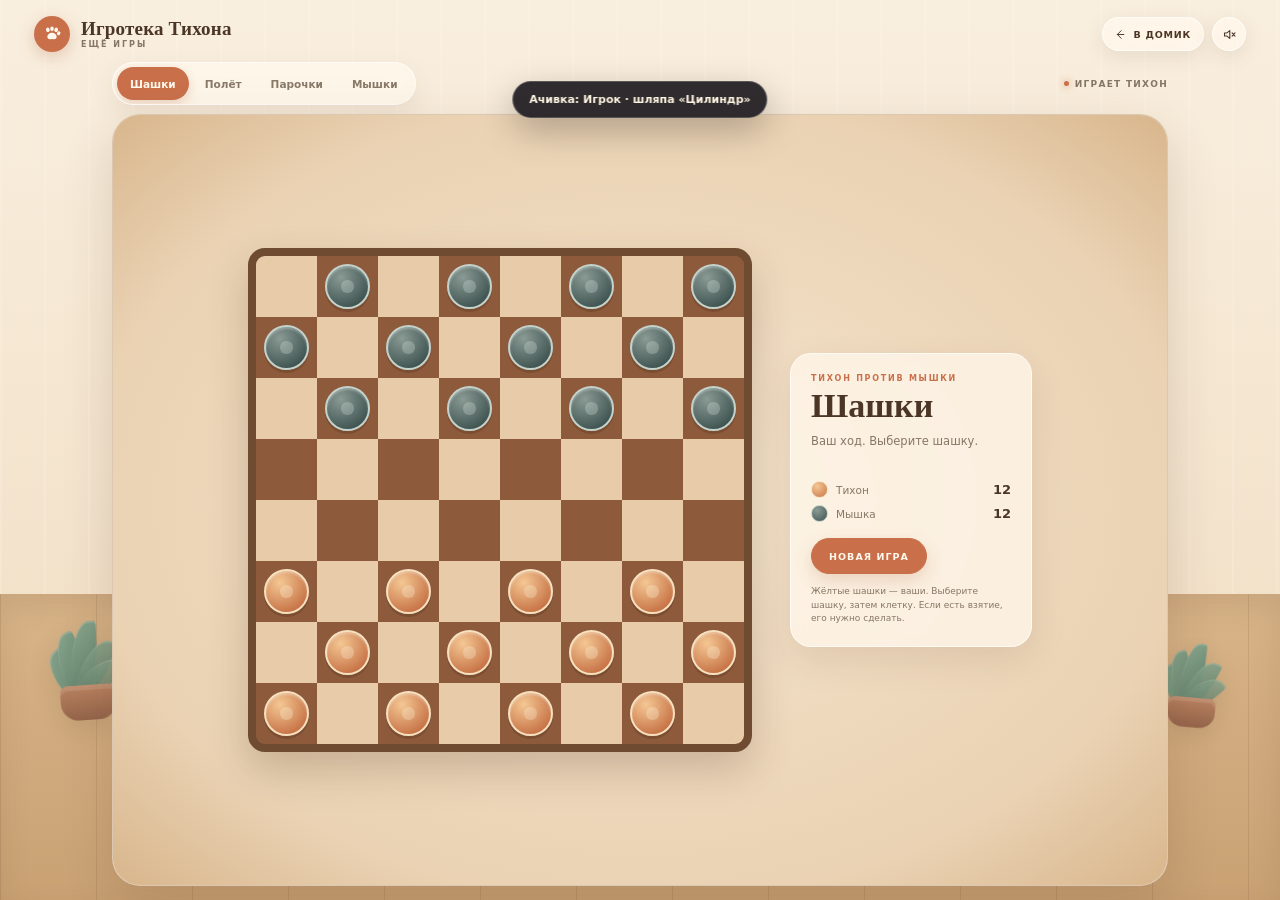
<file: arcade.html>
<!DOCTYPE html>
<html lang="ru">
<head>
<meta charset="utf-8" />
<meta name="viewport" content="width=device-width, initial-scale=1, viewport-fit=cover" />
<meta name="theme-color" content="#e9d4b6" />
<link rel="icon" href="data:image/svg+xml,%3Csvg xmlns='http://www.w3.org/2000/svg' viewBox='0 0 48 48'%3E%3Ccircle cx='18.5' cy='25' r='13' fill='%231f6f7b'/%3E%3Ccircle cx='30' cy='23' r='12.5' fill='%23c77651'/%3E%3Cpath d='M10.5 25.5c2.2-3.5 5.5-4.5 8.4-3.3l4.1-2.8v8.2l-4.1-2.8c-2.9 1.2-6.2.2-8.4-3.3Z' fill='%23effeff'/%3E%3C/svg%3E" />
<title>Игротека Тихона — ещё игры</title>
<link rel="stylesheet" href="arcade.css" />
<link rel="stylesheet" href="tihon-profile.css" />
</head>
<body>

<div class="room-bg" aria-hidden="true">
  <div class="room-plant left"><span></span><span></span><span></span><span></span><span></span><i></i></div>
  <div class="room-plant right"><span></span><span></span><span></span><span></span><span></span><i></i></div>
</div>

<header class="topbar">
  <div class="brand">
    <span class="brand-paw" aria-hidden="true">
      <svg viewBox="0 0 24 24" fill="currentColor">
        <ellipse cx="7" cy="7" rx="2.2" ry="2.7" transform="rotate(-18 7 7)"/>
        <ellipse cx="12" cy="5.6" rx="2.1" ry="2.7"/>
        <ellipse cx="17" cy="7" rx="2.2" ry="2.7" transform="rotate(18 17 7)"/>
        <ellipse cx="20" cy="11.2" rx="2" ry="2.4" transform="rotate(28 20 11.2)"/>
        <path d="M12 10.4c3.1 0 5.6 2.4 5.6 4.8 0 2-1.6 3-3.2 3-.9 0-1.5-.3-2.4-.3s-1.5.3-2.4.3c-1.6 0-3.2-1-3.2-3 0-2.4 2.5-4.8 5.6-4.8Z"/>
      </svg>
    </span>
    <span class="brand-text">
      <span class="brand-name">Игротека Тихона</span>
      <span class="brand-sub">ещё игры</span>
    </span>
  </div>

  <div class="top-actions">
    <a class="back-home" href="playroom.html" aria-label="Вернуться в Домик Тихона">
      <svg viewBox="0 0 24 24" fill="none" stroke="currentColor" stroke-width="1.8" stroke-linecap="round" stroke-linejoin="round" aria-hidden="true">
        <path d="M15 5 8 12l7 7M8 12h12"/>
      </svg>
      <span>В домик</span>
    </a>
    <button class="sound-toggle" id="soundBtn" type="button" aria-pressed="false" aria-label="Включить музыку и звуки" title="Включить музыку и звуки">
      <svg class="snd-off" viewBox="0 0 24 24" fill="none" stroke="currentColor" stroke-width="1.7" stroke-linecap="round" stroke-linejoin="round" aria-hidden="true">
        <path d="M4 9.5v5h3.8l4.7 3.8V5.7L7.8 9.5H4Z"/>
        <path d="M16.2 9.4l4.6 5.2M20.8 9.4l-4.6 5.2"/>
      </svg>
      <svg class="snd-on" viewBox="0 0 24 24" fill="none" stroke="currentColor" stroke-width="1.7" stroke-linecap="round" stroke-linejoin="round" aria-hidden="true">
        <path d="M4 9.5v5h3.8l4.7 3.8V5.7L7.8 9.5H4Z"/>
        <path d="M15.7 9.2a4 4 0 0 1 0 5.6M18.3 6.6a8 8 0 0 1 0 10.8"/>
      </svg>
    </button>
  </div>
</header>

<main class="arcade-shell">
  <div class="arcade-toolbar">
    <div class="arcade-tabs" role="group" aria-label="Выберите игру">
      <button class="arcade-tab is-active" type="button" data-game="checkers" aria-pressed="true">Шашки</button>
      <button class="arcade-tab" type="button" data-game="flappy" aria-pressed="false">Полёт</button>
      <button class="arcade-tab" type="button" data-game="memory" aria-pressed="false">Парочки</button>
      <button class="arcade-tab" type="button" data-game="mice" aria-pressed="false">Мышки</button>
    </div>
    <span class="toolbar-note">играет Тихон</span>
  </div>

  <section class="arcade-stage" id="arcadeStage">

    <!-- ШАШКИ -->
    <section class="game-panel checkers-panel is-active" data-panel="checkers" aria-label="Шашки">
      <div class="checkers-layout">
        <div class="checkers-board-wrap">
          <div class="checkers-board" id="checkersBoard" role="grid" aria-label="Доска для шашек"></div>
        </div>

        <aside class="checkers-side">
          <p class="game-kicker">Тихон против мышки</p>
          <h2 class="panel-title">Шашки</h2>
          <p class="checkers-status" id="checkersStatus">Ваш ход. Выберите шашку.</p>
          <div class="checkers-players">
            <div class="player-line"><span class="mini-piece light"></span><span>Тихон</span><b id="lightCount">12</b></div>
            <div class="player-line"><span class="mini-piece dark"></span><span>Мышка</span><b id="darkCount">12</b></div>
          </div>
          <button class="panel-btn" id="checkersRestart" type="button">Новая игра</button>
          <p class="panel-hint">Жёлтые шашки — ваши. Выберите шашку, затем клетку. Если есть взятие, его нужно сделать.</p>
        </aside>
      </div>

      <div class="checkers-result is-hidden" id="checkersResult" aria-hidden="true">
        <div class="overlay-card">
          <p class="game-kicker">результат</p>
          <h2 id="checkersResultTitle">Тихон победил!</h2>
          <p class="overlay-text" id="checkersResultText">Мышка осталась без шашек.</p>
          <button class="panel-btn" id="checkersAgain" type="button">Ещё раз</button>
        </div>
      </div>
    </section>

    <!-- FLAPPY -->
    <section class="game-panel flappy-panel" data-panel="flappy" aria-label="Полёт Тихона">
      <canvas id="flappyCanvas" aria-label="Игровое поле: Тихон летит между колоннами"></canvas>

      <div class="flappy-hud">
        <span class="flappy-stat">Счёт <b id="flappyScore">0</b></span>
        <span class="flappy-stat">Рекорд <b id="flappyBest">0</b></span>
      </div>

      <div class="game-overlay flappy-overlay" id="flappyOverlay">
        <div class="overlay-card">
          <p class="game-kicker">мини-игра</p>
          <h2 id="flappyTitle">Полёт Тихона</h2>
          <p class="overlay-text" id="flappyText">Нажимайте в поле или пробел, чтобы Тихон взмахивал лапами и пролетал между колоннами.</p>
          <button class="panel-btn" id="flappyStart" type="button">Играть</button>
          <p class="overlay-record" id="flappyRecord">Рекорд: 0</p>
        </div>
      </div>
    </section>

    <!-- ПАРОЧКИ -->
    <section class="game-panel memory-panel" data-panel="memory" aria-label="Парочки">
      <div class="memory-head">
        <div>
          <p class="game-kicker">игра на память</p>
          <h2 class="panel-title">Парочки</h2>
        </div>
        <div class="memory-stats">
          <div class="memory-stat">Ходы <b id="memoryMoves">0</b></div>
          <div class="memory-stat">Пары <b id="memoryPairs">0/6</b></div>
          <div class="memory-stat">Рекорд <b id="memoryBest">—</b></div>
        </div>
      </div>

      <div class="memory-grid" id="memoryGrid" aria-label="Карточки с парами"></div>

      <div class="memory-foot">
        <p class="memory-status" id="memoryStatus">Найдите все пары.</p>
        <button class="panel-btn soft" id="memoryRestart" type="button">Новая игра</button>
      </div>

      <div class="game-overlay is-hidden" id="memoryOverlay">
        <div class="overlay-card">
          <p class="game-kicker">результат</p>
          <h2>Все пары найдены!</h2>
          <p class="overlay-text" id="memoryResult">Тихон справился за 0 ходов.</p>
          <button class="panel-btn" id="memoryAgain" type="button">Ещё раз</button>
          <p class="overlay-record" id="memoryRecord">Рекорд: —</p>
        </div>
      </div>
    </section>

    <!-- МЫШКИ -->
    <section class="game-panel mice-panel" data-panel="mice" aria-label="Мышки">
      <div class="mice-head">
        <div>
          <p class="game-kicker">реакция</p>
          <h2 class="panel-title">Мышки</h2>
        </div>
        <div class="mice-stats">
          <div class="mice-stat">Счёт <b id="miceScore">0</b></div>
          <div class="mice-stat">Время <b id="miceTime">30</b></div>
          <div class="mice-stat">Рекорд <b id="miceBest">0</b></div>
        </div>
      </div>

      <div class="mice-grid" id="miceGrid"></div>
      <p class="mice-hint">Нажимайте на мышек, пока они выглядывают из норок.</p>

      <div class="game-overlay" id="miceOverlay">
        <div class="overlay-card">
          <p class="game-kicker">мини-игра</p>
          <h2 id="miceTitle">Мышки</h2>
          <p class="overlay-text" id="miceText">Мышки выглядывают из норок. Успейте нажать на каждую. У вас 30 секунд.</p>
          <button class="panel-btn" id="miceStart" type="button">Играть</button>
          <p class="overlay-record" id="miceRecord">Рекорд: 0</p>
        </div>
      </div>
    </section>

  </section>
</main>

<script src="world-audio.js"></script>
<script src="tihon-profile.js"></script>
<script src="arcade-checkers.js"></script>
<script src="arcade-flappy.js"></script>
<script src="arcade-memory.js"></script>
<script src="arcade-mice.js"></script>
<script src="arcade.js"></script>
</body>
</html>
</file>
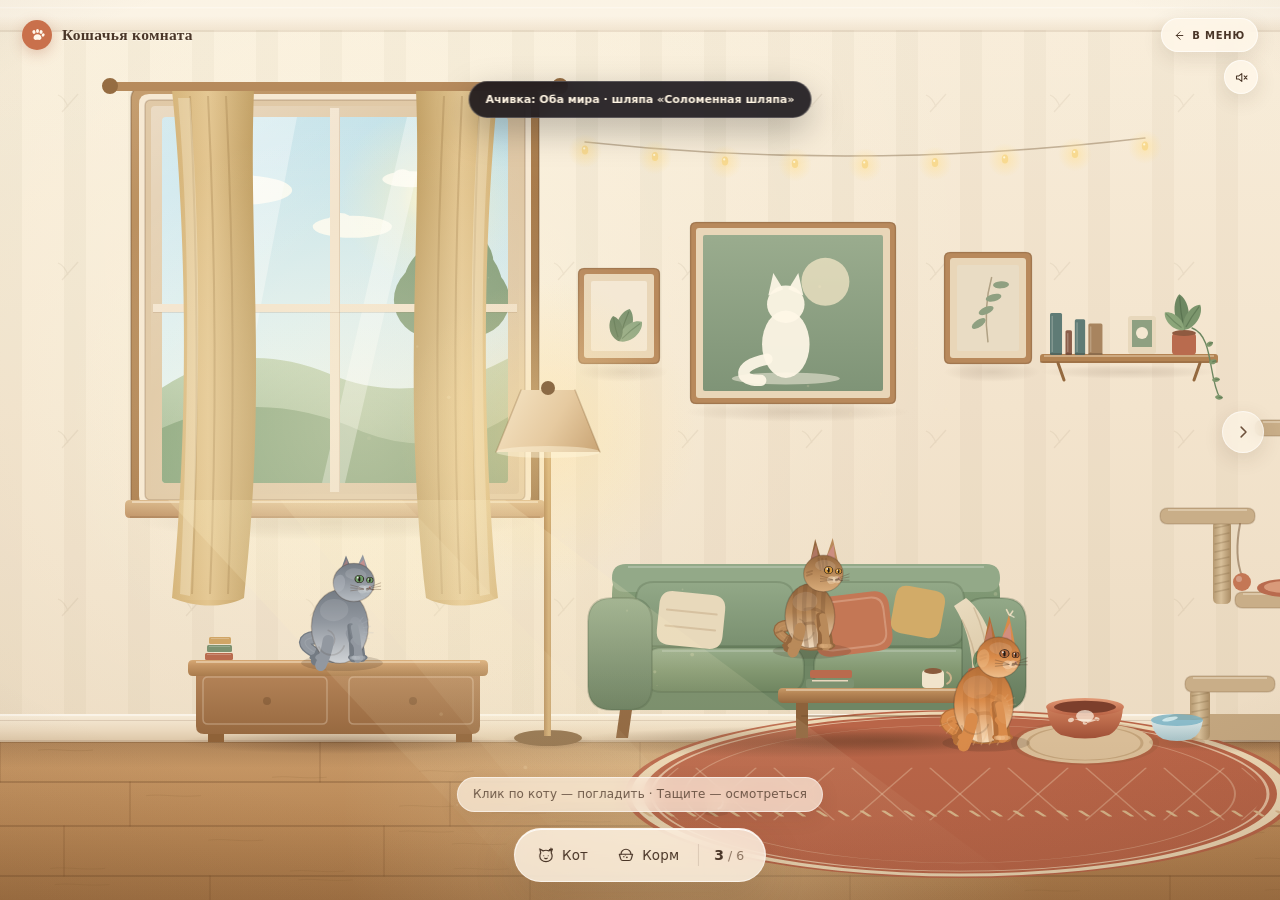
<file: cat-room.html>
<!DOCTYPE html>
<html lang="ru">
<head>
<meta charset="utf-8" />
<meta name="viewport" content="width=device-width, initial-scale=1, viewport-fit=cover" />
<title>Кошачья комната</title>
<style>
  :root {
    --ink: #4a3628;
    --ink-soft: #8b7460;
    --paper: #fff8ec;
    --paper-2: #f9eddd;
    --cream: #f2e2c9;
    --accent: #c9704b;
    --accent-deep: #a95434;
    --sage: #7d9271;
    --line: rgba(85, 59, 40, 0.15);
    --shadow: 0 18px 46px rgba(83, 53, 28, 0.18);
    font-family: ui-sans-serif, system-ui, -apple-system, "Segoe UI", Roboto, "Helvetica Neue", Arial, sans-serif;
  }

  * { box-sizing: border-box; }

  html, body {
    height: 100%;
    margin: 0;
    overflow: hidden;
    overscroll-behavior: none;
    background: #e6d4ba;
  }

  body {
    color: var(--ink);
    -webkit-user-select: none;
    user-select: none;
    -webkit-tap-highlight-color: transparent;
  }

  button, input { font: inherit; }

  #room {
    position: fixed;
    inset: 0;
    display: block;
    width: 100%;
    height: 100%;
    touch-action: none;
    cursor: grab;
  }

  body.dragging #room { cursor: grabbing; }
  body.over-cat #room { cursor: pointer; }

  .vignette {
    position: fixed;
    inset: 0;
    z-index: 2;
    pointer-events: none;
    background:
      radial-gradient(ellipse 120% 92% at 50% 42%,
        rgba(0, 0, 0, 0) 55%,
        rgba(68, 43, 24, 0.20) 100%),
      linear-gradient(180deg,
        rgba(255, 246, 228, 0.10) 0%,
        rgba(255, 246, 228, 0) 22%,
        rgba(70, 44, 24, 0) 82%,
        rgba(70, 44, 24, 0.10) 100%);
  }

  .brand {
    position: fixed;
    top: calc(20px + env(safe-area-inset-top, 0px));
    left: 22px;
    z-index: 20;
    display: flex;
    align-items: center;
    gap: 10px;
    pointer-events: none;
    color: var(--ink);
    animation: fadeIn 1.2s ease 0.2s both;
  }

  .brand-paw {
    display: grid;
    place-items: center;
    width: 30px;
    height: 30px;
    border-radius: 50%;
    color: #fff8ec;
    background: var(--accent);
    box-shadow: 0 4px 14px rgba(169, 84, 52, 0.28);
  }

  .brand-paw svg { width: 17px; height: 17px; }

  .brand-name {
    font-family: "Palatino Linotype", Palatino, Georgia, serif;
    font-size: 15.5px;
    font-weight: 600;
    letter-spacing: 0.02em;
    text-shadow: 0 1px 0 rgba(255, 250, 240, 0.5);
  }

  .back-home {
    position: fixed;
    top: calc(18px + env(safe-area-inset-top, 0px));
    right: 22px;
    z-index: 40;
    display: inline-flex;
    align-items: center;
    gap: 7px;
    height: 34px;
    padding: 0 12px 0 10px;
    border: 1px solid rgba(255, 255, 255, 0.6);
    border-radius: 999px;
    background: rgba(255, 248, 236, 0.8);
    color: var(--ink);
    font-size: 10px;
    font-weight: 600;
    letter-spacing: 0.08em;
    text-transform: uppercase;
    text-decoration: none;
    box-shadow: 0 6px 20px rgba(74, 48, 26, 0.12);
    -webkit-backdrop-filter: blur(10px) saturate(120%);
    backdrop-filter: blur(10px) saturate(120%);
    transition: background 0.2s ease, border-color 0.2s ease, color 0.2s ease, transform 0.2s ease;
  }

  .back-home svg {
    width: 13px;
    height: 13px;
    flex: none;
  }

  .back-home:hover {
    background: #fff8ec;
    border-color: rgba(169, 84, 52, 0.35);
    color: var(--accent-deep);
    transform: translateY(-1px);
  }

  .back-home:active { transform: scale(0.97); }

  .back-home:focus-visible {
    outline: 2px solid rgba(201, 112, 75, 0.7);
    outline-offset: 3px;
  }

  .sound-toggle {
    position: fixed;
    top: calc(60px + env(safe-area-inset-top, 0px));
    right: 22px;
    z-index: 40;
    display: grid;
    place-items: center;
    width: 34px;
    height: 34px;
    padding: 0;
    border: 1px solid rgba(255, 255, 255, 0.6);
    border-radius: 50%;
    background: rgba(255, 248, 236, 0.8);
    color: var(--ink);
    cursor: pointer;
    box-shadow: 0 6px 20px rgba(74, 48, 26, 0.12);
    -webkit-backdrop-filter: blur(10px) saturate(120%);
    backdrop-filter: blur(10px) saturate(120%);
    transition: background 0.2s ease, border-color 0.2s ease, color 0.2s ease, transform 0.2s ease;
  }

  .sound-toggle:hover {
    background: #fff8ec;
    border-color: rgba(169, 84, 52, 0.35);
    color: var(--accent-deep);
    transform: translateY(-1px);
  }

  .sound-toggle:active { transform: scale(0.95); }

  .sound-toggle:focus-visible {
    outline: 2px solid rgba(201, 112, 75, 0.7);
    outline-offset: 3px;
  }

  .sound-toggle svg {
    display: block;
    width: 15px;
    height: 15px;
  }

  .sound-toggle .snd-on { display: none; }

  .sound-toggle[aria-pressed="true"] {
    background: var(--accent);
    border-color: var(--accent);
    color: #fff8ec;
  }

  .sound-toggle[aria-pressed="true"] .snd-on { display: block; }
  .sound-toggle[aria-pressed="true"] .snd-off { display: none; }

  @media (max-width: 760px) {
    .back-home {
      top: calc(14px + env(safe-area-inset-top, 0px));
      right: 15px;
      height: 31px;
      padding: 0 10px 0 8px;
      gap: 5px;
      font-size: 9px;
    }

    .back-home svg { width: 12px; height: 12px; }

    .sound-toggle {
      top: calc(52px + env(safe-area-inset-top, 0px));
      right: 15px;
      width: 31px;
      height: 31px;
    }

    .sound-toggle svg { width: 14px; height: 14px; }
  }

  .hint {
    position: fixed;
    left: 50%;
    bottom: calc(88px + env(safe-area-inset-bottom, 0px));
    z-index: 15;
    max-width: min(92vw, 660px);
    margin: 0;
    padding: 8px 15px;
    transform: translateX(-50%);
    border: 1px solid rgba(255, 255, 255, 0.55);
    border-radius: 999px;
    background: rgba(255, 248, 236, 0.68);
    color: rgba(74, 54, 40, 0.78);
    font-size: 12px;
    line-height: 1.45;
    letter-spacing: 0.01em;
    text-align: center;
    box-shadow: 0 6px 20px rgba(74, 48, 26, 0.10);
    -webkit-backdrop-filter: blur(8px) saturate(120%);
    backdrop-filter: blur(8px) saturate(120%);
    pointer-events: none;
    animation: hintIn 0.9s ease 1s both;
    transition: opacity 0.8s ease, transform 0.8s ease;
  }

  .hint.hide {
    animation: none;
    opacity: 0;
    transform: translate(-50%, 7px);
  }

  .dock {
    position: fixed;
    left: 50%;
    bottom: calc(18px + env(safe-area-inset-bottom, 0px));
    z-index: 20;
    display: flex;
    align-items: center;
    gap: 3px;
    padding: 7px 9px;
    transform: translateX(-50%);
    border: 1px solid rgba(255, 255, 255, 0.62);
    border-radius: 999px;
    background: rgba(255, 248, 236, 0.80);
    box-shadow:
      0 16px 44px rgba(83, 53, 28, 0.18),
      inset 0 1px 0 rgba(255, 255, 255, 0.9);
    -webkit-backdrop-filter: blur(16px) saturate(130%);
    backdrop-filter: blur(16px) saturate(130%);
    animation: dockIn 0.8s cubic-bezier(0.2, 0.7, 0.3, 1) 0.1s both;
  }

  .btn {
    display: flex;
    align-items: center;
    gap: 7px;
    height: 38px;
    padding: 0 13px;
    border: 0;
    border-radius: 999px;
    background: transparent;
    color: var(--ink);
    font-size: 13.5px;
    letter-spacing: 0.01em;
    cursor: pointer;
    transition: background 0.18s ease, transform 0.12s ease, opacity 0.2s ease;
  }

  .btn:hover { background: rgba(122, 83, 52, 0.09); }
  .btn:active { transform: scale(0.96); }
  .btn:focus-visible {
    outline: 2px solid rgba(201, 112, 75, 0.7);
    outline-offset: 2px;
  }

  .btn.is-full { opacity: 0.58; }
  .btn.is-full:hover { background: rgba(122, 83, 52, 0.07); }

  .ico {
    width: 18px;
    height: 18px;
    flex: none;
  }

  .sep {
    width: 1px;
    height: 22px;
    margin: 0 3px;
    background: var(--line);
  }

  .counter {
    display: flex;
    align-items: baseline;
    gap: 4px;
    padding: 0 12px 0 9px;
    color: var(--ink-soft);
    font-size: 12.5px;
    font-variant-numeric: tabular-nums;
    white-space: nowrap;
  }

  .counter b {
    color: var(--ink);
    font-size: 14px;
    font-weight: 600;
  }

  .pan {
    position: fixed;
    top: 48%;
    z-index: 18;
    display: flex;
    align-items: center;
    justify-content: center;
    width: 42px;
    height: 42px;
    padding: 0;
    transform: translateY(-50%);
    border: 1px solid rgba(255, 255, 255, 0.55);
    border-radius: 50%;
    background: rgba(255, 248, 236, 0.62);
    color: #6d513b;
    box-shadow: 0 6px 20px rgba(74, 48, 26, 0.12);
    -webkit-backdrop-filter: blur(8px);
    backdrop-filter: blur(8px);
    cursor: pointer;
    transition: opacity 0.25s ease, background 0.2s ease, transform 0.2s ease;
  }

  .pan svg { width: 18px; height: 18px; }
  .pan:hover { background: rgba(255, 248, 236, 0.92); }
  .pan:active { transform: translateY(-50%) scale(0.94); }
  .pan:focus-visible { outline: 2px solid rgba(201, 112, 75, 0.7); outline-offset: 2px; }
  .pan.dim { opacity: 0; pointer-events: none; }
  .pan-left { left: 16px; }
  .pan-right { right: 16px; }

  .toast {
    position: fixed;
    top: calc(22px + env(safe-area-inset-top, 0px));
    left: 50%;
    z-index: 60;
    max-width: min(88vw, 460px);
    padding: 10px 17px;
    transform: translate(-50%, -8px);
    border-radius: 999px;
    background: rgba(74, 54, 40, 0.94);
    color: #fff8ec;
    font-size: 12.5px;
    line-height: 1.4;
    text-align: center;
    opacity: 0;
    pointer-events: none;
    box-shadow: 0 10px 30px rgba(40, 24, 12, 0.25);
    transition: opacity 0.25s ease, transform 0.25s ease;
  }

  .toast.show {
    opacity: 1;
    transform: translate(-50%, 0);
  }

  /* ---------------- editor ---------------- */

  .modal {
    position: fixed;
    inset: 0;
    z-index: 50;
    display: flex;
    align-items: center;
    justify-content: center;
    padding: 24px;
    background: rgba(52, 33, 20, 0.42);
    -webkit-backdrop-filter: blur(10px) saturate(110%);
    backdrop-filter: blur(10px) saturate(110%);
    opacity: 0;
    visibility: hidden;
    transition: opacity 0.25s ease, visibility 0.25s ease;
  }

  .modal.open {
    opacity: 1;
    visibility: visible;
  }

  .editor-card {
    position: relative;
    display: grid;
    grid-template-columns: minmax(0, 0.88fr) minmax(0, 1.12fr);
    width: min(920px, 100%);
    max-height: calc(100vh - 48px);
    border-radius: 28px;
    background: var(--paper);
    box-shadow: 0 34px 90px rgba(45, 26, 12, 0.32);
    overflow: hidden;
    transform: translateY(18px) scale(0.975);
    transition: transform 0.3s cubic-bezier(0.2, 0.8, 0.3, 1);
  }

  .modal.open .editor-card { transform: none; }

  .editor-close {
    position: absolute;
    top: 12px;
    right: 12px;
    z-index: 3;
    display: grid;
    place-items: center;
    width: 34px;
    height: 34px;
    padding: 0;
    border: 0;
    border-radius: 50%;
    background: rgba(74, 54, 40, 0.07);
    color: var(--ink-soft);
    font-size: 20px;
    line-height: 1;
    cursor: pointer;
    transition: background 0.18s ease, color 0.18s ease;
  }

  .editor-close:hover { background: rgba(74, 54, 40, 0.13); color: var(--ink); }
  .editor-close:focus-visible { outline: 2px solid rgba(201, 112, 75, 0.7); outline-offset: 2px; }

  .preview-panel {
    display: flex;
    flex-direction: column;
    justify-content: center;
    gap: 12px;
    padding: 22px;
    background:
      radial-gradient(circle at 50% 18%, rgba(255, 252, 244, 0.9), rgba(255, 252, 244, 0) 62%),
      linear-gradient(160deg, #f2e4cf 0%, #e8d6ba 100%);
  }

  .preview-frame {
    position: relative;
    overflow: hidden;
    border-radius: 20px;
    background:
      radial-gradient(ellipse at 50% 74%, rgba(201, 164, 121, 0.28), rgba(201, 164, 121, 0) 62%),
      linear-gradient(180deg, #f8ecd9 0%, #efdec5 100%);
    box-shadow:
      inset 0 0 0 1px rgba(255, 255, 255, 0.6),
      inset 0 -18px 40px rgba(160, 115, 70, 0.08);
  }

  #preview {
    display: block;
    width: 100%;
    height: 256px;
  }

  .preview-caption {
    margin: 0;
    color: var(--ink-soft);
    font-size: 12.5px;
    line-height: 1.5;
    text-align: center;
  }

  .preview-caption b { color: var(--ink); font-weight: 600; }

  .form-panel {
    padding: 26px 28px 24px;
    overflow-y: auto;
    max-height: calc(100vh - 48px);
  }

  .editor-title {
    margin: 0 0 4px;
    font-family: "Palatino Linotype", Palatino, Georgia, serif;
    font-size: 27px;
    font-weight: 600;
    letter-spacing: 0.01em;
  }

  .editor-sub {
    margin: 0 0 18px;
    color: var(--ink-soft);
    font-size: 12.5px;
    line-height: 1.5;
  }

  .field { display: block; margin-bottom: 16px; }

  .field-label,
  .group-label {
    display: block;
    margin-bottom: 7px;
    color: var(--ink-soft);
    font-size: 10px;
    font-weight: 600;
    letter-spacing: 0.16em;
    text-transform: uppercase;
  }

  .name-input {
    width: 100%;
    height: 42px;
    padding: 0 13px;
    border: 1px solid var(--line);
    border-radius: 12px;
    background: #fffdf7;
    color: var(--ink);
    font-size: 15px;
    outline: none;
    transition: border-color 0.18s ease, box-shadow 0.18s ease;
  }

  .name-input::placeholder { color: rgba(139, 116, 96, 0.65); }
  .name-input:focus {
    border-color: rgba(201, 112, 75, 0.65);
    box-shadow: 0 0 0 3px rgba(201, 112, 75, 0.13);
  }

  fieldset {
    min-width: 0;
    margin: 0 0 14px;
    padding: 0;
    border: 0;
  }

  .chips {
    display: flex;
    flex-wrap: wrap;
    gap: 6px;
  }

  .chip {
    padding: 7px 11px;
    border: 1px solid var(--line);
    border-radius: 999px;
    background: #fbf3e7;
    color: var(--ink);
    font-size: 12.5px;
    line-height: 1.2;
    cursor: pointer;
    transition: background 0.16s ease, border-color 0.16s ease, color 0.16s ease, transform 0.12s ease;
  }

  .chip:hover { background: #f6ead8; }
  .chip:active { transform: scale(0.97); }
  .chip[aria-pressed="true"] {
    border-color: var(--accent);
    background: var(--accent);
    color: #fff9ef;
  }
  .chip:focus-visible { outline: 2px solid rgba(201, 112, 75, 0.65); outline-offset: 2px; }

  .breed-note {
    min-height: 16px;
    margin: 8px 0 0;
    color: var(--ink-soft);
    font-size: 11.5px;
    line-height: 1.4;
  }

  .swatches {
    display: grid;
    grid-template-columns: repeat(4, minmax(0, 1fr));
    gap: 6px;
  }

  .swatch {
    display: flex;
    flex-direction: column;
    align-items: center;
    gap: 5px;
    padding: 7px 3px 6px;
    border: 1px solid transparent;
    border-radius: 12px;
    background: transparent;
    color: var(--ink-soft);
    font-size: 10.5px;
    line-height: 1.2;
    cursor: pointer;
    transition: background 0.16s ease, border-color 0.16s ease, color 0.16s ease;
  }

  .swatch:hover { background: rgba(201, 112, 75, 0.07); }

  .swatch-dot {
    position: relative;
    display: block;
    width: 30px;
    height: 30px;
    border-radius: 50%;
    box-shadow:
      inset 0 -4px 8px rgba(60, 38, 22, 0.16),
      inset 0 2px 2px rgba(255, 255, 255, 0.4),
      0 0 0 1px rgba(70, 45, 28, 0.12);
  }

  .swatch[aria-pressed="true"] {
    border-color: rgba(201, 112, 75, 0.4);
    background: rgba(201, 112, 75, 0.10);
    color: var(--ink);
  }

  .swatch[aria-pressed="true"] .swatch-dot::after {
    content: "";
    position: absolute;
    inset: -4px;
    border: 2px solid var(--accent);
    border-radius: 50%;
  }

  .swatches-eyes {
    display: flex;
    flex-wrap: wrap;
    gap: 7px;
  }

  .eye-swatch {
    display: flex;
    align-items: center;
    gap: 7px;
    padding: 6px 10px 6px 7px;
    border: 1px solid var(--line);
    border-radius: 999px;
    background: #fbf3e7;
    color: var(--ink-soft);
    font-size: 11.5px;
    cursor: pointer;
    transition: background 0.16s ease, border-color 0.16s ease, color 0.16s ease;
  }

  .eye-dot {
    width: 15px;
    height: 15px;
    border-radius: 50%;
    box-shadow: inset 0 0 0 1px rgba(52, 34, 20, 0.25), inset 0 -2px 3px rgba(0, 0, 0, 0.25);
  }

  .eye-swatch[aria-pressed="true"] {
    border-color: var(--accent);
    background: rgba(201, 112, 75, 0.10);
    color: var(--ink);
  }

  .editor-actions {
    display: flex;
    align-items: center;
    gap: 8px;
    margin-top: 18px;
  }

  .editor-actions .spacer { flex: 1; }

  .btn-soft,
  .btn-primary {
    height: 42px;
    padding: 0 17px;
    border-radius: 999px;
    font-size: 13px;
    cursor: pointer;
    transition: background 0.18s ease, border-color 0.18s ease, transform 0.12s ease;
  }

  .btn-soft {
    border: 1px solid var(--line);
    background: transparent;
    color: var(--ink);
  }

  .btn-soft:hover { background: rgba(120, 84, 54, 0.08); }

  .btn-primary {
    border: 1px solid var(--accent);
    background: var(--accent);
    color: #fff9ef;
    box-shadow: 0 8px 20px rgba(169, 84, 52, 0.24);
  }

  .btn-primary:hover { background: var(--accent-deep); border-color: var(--accent-deep); }
  .btn-soft:active, .btn-primary:active { transform: scale(0.97); }
  .btn-soft:focus-visible, .btn-primary:focus-visible {
    outline: 2px solid rgba(201, 112, 75, 0.7);
    outline-offset: 2px;
  }

  @keyframes fadeIn {
    from { opacity: 0; }
    to { opacity: 1; }
  }

  @keyframes hintIn {
    from { opacity: 0; transform: translate(-50%, 8px); }
    to { opacity: 1; transform: translate(-50%, 0); }
  }

  @keyframes dockIn {
    from { opacity: 0; transform: translate(-50%, 16px); }
    to { opacity: 1; transform: translate(-50%, 0); }
  }

  @media (max-width: 760px) {
    .modal { padding: 10px; }

    .editor-card {
      display: block;
      max-height: calc(100dvh - 20px);
      border-radius: 22px;
      overflow-y: auto;
    }

    .preview-panel {
      padding: 14px 14px 4px;
      gap: 8px;
    }

    #preview { height: 140px; }

    .preview-frame { border-radius: 16px; }

    .form-panel {
      max-height: none;
      padding: 14px 18px 16px;
      overflow: visible;
    }

    .editor-actions {
      position: sticky;
      bottom: 0;
      z-index: 2;
      margin: 14px -18px 0;
      padding: 12px 18px calc(12px + env(safe-area-inset-bottom, 0px));
      background: linear-gradient(to top, var(--paper) 72%, rgba(255, 248, 236, 0.92));
      border-top: 1px solid rgba(85, 59, 40, 0.07);
    }

    .editor-title { font-size: 23px; }
    .editor-sub { margin-bottom: 14px; }

    .editor-close { top: 9px; right: 9px; width: 30px; height: 30px; }

    .brand {
      top: calc(14px + env(safe-area-inset-top, 0px));
      left: 15px;
    }

    .brand-name { font-size: 14px; }
    .brand-paw { width: 27px; height: 27px; }

    .hint {
      bottom: calc(80px + env(safe-area-inset-bottom, 0px));
      max-width: 90vw;
      padding: 7px 12px;
      font-size: 11px;
    }

    .pan { width: 36px; height: 36px; top: 47%; }
    .pan-left { left: 10px; }
    .pan-right { right: 10px; }

    .dock { gap: 0; padding: 6px 7px; }
    .btn { height: 36px; padding: 0 10px; font-size: 12.5px; gap: 6px; }
    .counter { padding: 0 9px 0 6px; font-size: 11.5px; }
    .counter b { font-size: 13px; }
    .sep { margin: 0 1px; }

    .toast { top: calc(16px + env(safe-area-inset-top, 0px)); font-size: 12px; }
  }

  @media (max-width: 370px) {
    .btn span { display: none; }
    .btn { padding: 0 11px; }
    .swatches { grid-template-columns: repeat(4, minmax(0, 1fr)); }
  }

  @media (prefers-reduced-motion: reduce) {
    .brand, .dock, .hint { animation: none; }
  }
</style>
<link rel="stylesheet" href="tihon-profile.css" />
</head>
<body>
<canvas id="room" aria-label="Уютная комната с котиками"></canvas>
<div class="vignette" aria-hidden="true"></div>

<header class="brand">
  <span class="brand-paw" aria-hidden="true">
    <svg viewBox="0 0 24 24" fill="currentColor">
      <ellipse cx="7" cy="7" rx="2.2" ry="2.7" transform="rotate(-18 7 7)"/>
      <ellipse cx="12" cy="5.6" rx="2.1" ry="2.7"/>
      <ellipse cx="17" cy="7" rx="2.2" ry="2.7" transform="rotate(18 17 7)"/>
      <ellipse cx="20" cy="11.2" rx="2" ry="2.4" transform="rotate(28 20 11.2)"/>
      <path d="M12 10.4c3.1 0 5.6 2.4 5.6 4.8 0 2-1.6 3-3.2 3-.9 0-1.5-.3-2.4-.3s-1.5.3-2.4.3c-1.6 0-3.2-1-3.2-3 0-2.4 2.5-4.8 5.6-4.8Z"/>
    </svg>
  </span>
  <span class="brand-name">Кошачья комната</span>
</header>

<a class="back-home" href="index.html?back=1" aria-label="Вернуться в главное меню">
  <svg viewBox="0 0 24 24" fill="none" stroke="currentColor" stroke-width="1.8" stroke-linecap="round" stroke-linejoin="round" aria-hidden="true">
    <path d="M15 5 8 12l7 7M8 12h12"/>
  </svg>
  <span>В меню</span>
</a>

<button class="sound-toggle" id="soundBtn" type="button" aria-pressed="false" aria-label="Включить музыку и звуки" title="Включить музыку и звуки">
  <svg class="snd-off" viewBox="0 0 24 24" fill="none" stroke="currentColor" stroke-width="1.7" stroke-linecap="round" stroke-linejoin="round" aria-hidden="true">
    <path d="M4 9.5v5h3.8l4.7 3.8V5.7L7.8 9.5H4Z"/>
    <path d="M16.2 9.4l4.6 5.2M20.8 9.4l-4.6 5.2"/>
  </svg>
  <svg class="snd-on" viewBox="0 0 24 24" fill="none" stroke="currentColor" stroke-width="1.7" stroke-linecap="round" stroke-linejoin="round" aria-hidden="true">
    <path d="M4 9.5v5h3.8l4.7 3.8V5.7L7.8 9.5H4Z"/>
    <path d="M15.7 9.2a4 4 0 0 1 0 5.6M18.3 6.6a8 8 0 0 1 0 10.8"/>
  </svg>
</button>

<p class="hint" id="hint">Клик по коту — погладить &middot; Тащите — осмотреться</p>

<button class="pan pan-left" id="panLeft" type="button" aria-label="Прокрутить комнату влево">
  <svg viewBox="0 0 24 24" fill="none" stroke="currentColor" stroke-width="2" stroke-linecap="round" stroke-linejoin="round" aria-hidden="true">
    <path d="M14.5 5.5 8 12l6.5 6.5"/>
  </svg>
</button>
<button class="pan pan-right" id="panRight" type="button" aria-label="Прокрутить комнату вправо">
  <svg viewBox="0 0 24 24" fill="none" stroke="currentColor" stroke-width="2" stroke-linecap="round" stroke-linejoin="round" aria-hidden="true">
    <path d="M9.5 5.5 16 12l-6.5 6.5"/>
  </svg>
</button>

<div class="dock" role="toolbar" aria-label="Управление комнатой">
  <button class="btn" id="addCatBtn" type="button" title="Поселить нового кота">
    <svg class="ico" viewBox="0 0 24 24" fill="none" stroke="currentColor" stroke-width="1.6" stroke-linejoin="round" stroke-linecap="round" aria-hidden="true">
      <path d="M5 9.2 3.8 3.9l4.4 2.6a9.3 9.3 0 0 1 7.6 0l4.4-2.6L19 9.2a8.6 8.6 0 0 1 1.2 4.4c0 4.2-3.7 7.2-8.2 7.2S3.8 17.8 3.8 13.6A8.6 8.6 0 0 1 5 9.2Z"/>
      <path d="M9 13h.01M15 13h.01M10.4 16.2a2.9 2.9 0 0 0 3.2 0"/>
      <path d="M18.6 2.8v4M16.6 4.8h4" stroke-width="1.5"/>
    </svg>
    <span>Кот</span>
  </button>

  <button class="btn" id="feedBtn" type="button" title="Наполнить миску кормом">
    <svg class="ico" viewBox="0 0 24 24" fill="none" stroke="currentColor" stroke-width="1.6" stroke-linecap="round" stroke-linejoin="round" aria-hidden="true">
      <path d="M3.2 11h17.6l-1.7 6.1a3 3 0 0 1-2.9 2.2H7.8a3 3 0 0 1-2.9-2.2L3.2 11Z"/>
      <path d="M5.4 11c0-3.7 3-6.7 6.6-6.7s6.6 3 6.6 6.7"/>
      <circle cx="9.2" cy="14.3" r="1" fill="currentColor" stroke="none"/>
      <circle cx="13.2" cy="15.1" r="1.2" fill="currentColor" stroke="none"/>
      <circle cx="11.1" cy="12" r="0.8" fill="currentColor" stroke="none"/>
    </svg>
    <span>Корм</span>
  </button>

  <span class="sep" aria-hidden="true"></span>

  <div class="counter" aria-live="polite">
    <b id="catCount">0</b>
    <span>/ 6</span>
  </div>
</div>

<div class="toast" id="toast" role="status" aria-live="polite"></div>

<div class="modal" id="editorModal" aria-hidden="true">
  <div class="editor-card" role="dialog" aria-modal="true" aria-labelledby="editorTitle">
    <button class="editor-close" id="editorClose" type="button" aria-label="Закрыть редактор">&times;</button>

    <div class="preview-panel">
      <div class="preview-frame">
        <canvas id="preview"></canvas>
      </div>
      <p class="preview-caption" id="previewCaption">&nbsp;</p>
    </div>

    <div class="form-panel">
      <h2 class="editor-title" id="editorTitle">Новый кот</h2>
      <p class="editor-sub">Выберите внешность и характер &mdash; кот сразу поселится в комнате.</p>

      <label class="field">
        <span class="field-label">Имя</span>
        <input class="name-input" id="catName" type="text" maxlength="18" autocomplete="off" spellcheck="false" placeholder="Как назовём кота?" />
      </label>

      <fieldset>
        <legend class="group-label">Порода</legend>
        <div class="chips" id="breedChips"></div>
        <p class="breed-note" id="breedNote"></p>
      </fieldset>

      <fieldset>
        <legend class="group-label">Окрас шерсти</legend>
        <div class="swatches" id="coatSwatches"></div>
      </fieldset>

      <fieldset>
        <legend class="group-label">Глаза</legend>
        <div class="swatches-eyes" id="eyeChips"></div>
      </fieldset>

      <fieldset>
        <legend class="group-label">Характер</legend>
        <div class="chips" id="personaChips"></div>
      </fieldset>

      <div class="editor-actions">
        <button class="btn-soft" id="randomizeBtn" type="button">Случайно</button>
        <span class="spacer"></span>
        <button class="btn-soft" id="cancelBtn" type="button">Отмена</button>
        <button class="btn-primary" id="confirmBtn" type="button">Поселить</button>
      </div>
    </div>
  </div>
</div>

<script src="world-audio.js"></script>
<script src="tihon-profile.js"></script>
<script>
(function () {
  'use strict';

  var TAU = Math.PI * 2;
  var canvas = document.getElementById('room');
  var ctx = canvas.getContext('2d', { alpha: false });
  var previewCanvas = document.getElementById('preview');
  var pctx = previewCanvas.getContext('2d');

  function clamp(v, a, b) { return v < a ? a : v > b ? b : v; }
  function lerp(a, b, t) { return a + (b - a) * t; }
  function rand(a, b) { return a + Math.random() * (b - a); }
  function randInt(a, b) { return Math.floor(rand(a, b + 1)); }
  function pick(arr) { return arr[(Math.random() * arr.length) | 0]; }
  function mix(a, b, t) { return a + (b - a) * t; }

  function rgba(hex, a) {
    var h = hex.charAt(0) === '#' ? hex.slice(1) : hex;
    if (h.length === 3) h = h.charAt(0) + h.charAt(0) + h.charAt(1) + h.charAt(1) + h.charAt(2) + h.charAt(2);
    var n = parseInt(h, 16);
    return 'rgba(' + ((n >> 16) & 255) + ', ' + ((n >> 8) & 255) + ', ' + (n & 255) + ', ' + a + ')';
  }

  function roundRect(c, x, y, w, h, r) {
    var rr = Math.min(r, Math.abs(w) / 2, Math.abs(h) / 2);
    c.beginPath();
    c.moveTo(x + rr, y);
    c.lineTo(x + w - rr, y);
    c.quadraticCurveTo(x + w, y, x + w, y + rr);
    c.lineTo(x + w, y + h - rr);
    c.quadraticCurveTo(x + w, y + h, x + w - rr, y + h);
    c.lineTo(x + rr, y + h);
    c.quadraticCurveTo(x, y + h, x, y + h - rr);
    c.lineTo(x, y + rr);
    c.quadraticCurveTo(x, y, x + rr, y);
    c.closePath();
  }

  function makeRng(seed) {
    return function () {
      seed |= 0;
      seed = (seed + 0x6D2B79F5) | 0;
      var t = Math.imul(seed ^ (seed >>> 15), 1 | seed);
      t = (t + Math.imul(t ^ (t >>> 7), 61 | t)) ^ t;
      return ((t ^ (t >>> 14)) >>> 0) / 4294967296;
    };
  }

  var WORLD = { w: 2200, h: 900, floor: 740 };
  var BOWL_X = 1085;
  var MAX_CATS = 6;

  var COATS = {
    ginger: {
      name: 'Рыжий', base: '#d98b4a', dark: '#b56f38', light: '#efc08d',
      belly: '#f7ddbb', stripe: '#b56f38', pattern: 'tabby',
      swatch: 'linear-gradient(135deg,#efc08d,#d98b4a 55%,#b56f38)'
    },
    black: {
      name: 'Чёрный', base: '#3b3430', dark: '#251f1c', light: '#5b514a',
      belly: '#6c6058', stripe: '#221b18', pattern: 'solid',
      swatch: 'linear-gradient(135deg,#5b514a,#3b3430 55%,#1f1a18)'
    },
    white: {
      name: 'Белый', base: '#f1ebdf', dark: '#d6ccbc', light: '#fffaf1',
      belly: '#fffdf7', stripe: '#ded3c2', pattern: 'solid',
      swatch: 'linear-gradient(135deg,#fffdf7,#f1ebdf 60%,#d6ccbc)'
    },
    gray: {
      name: 'Серый', base: '#9298a0', dark: '#747b83', light: '#b6bcc2',
      belly: '#d0d3d6', stripe: '#6d747c', pattern: 'solid',
      swatch: 'linear-gradient(135deg,#c2c7cc,#9298a0 55%,#6d747c)'
    },
    cream: {
      name: 'Кремовый', base: '#e4caa9', dark: '#c8ac88', light: '#f7e6c9',
      belly: '#fcf1de', stripe: '#c8ac88', pattern: 'solid',
      swatch: 'linear-gradient(135deg,#fbf0dc,#e4caa9 60%,#c8ac88)'
    },
    choco: {
      name: 'Шоколадный', base: '#6d4d3c', dark: '#4f3629', light: '#8d6955',
      belly: '#9d7a65', stripe: '#4f3629', pattern: 'solid',
      swatch: 'linear-gradient(135deg,#8d6955,#6d4d3c 55%,#4a3126)'
    },
    calico: {
      name: 'Трёхцветный', base: '#f2e9db', dark: '#d9cdba', light: '#fbf5ea',
      belly: '#fffaf2', stripe: '#c07a4f', pattern: 'calico',
      swatch: 'conic-gradient(from 210deg,#f2e9db 0 40%,#d98b4a 40% 66%,#3b3430 66% 88%,#f2e9db 88%)'
    },
    tabby: {
      name: 'Полосатый', base: '#b98a5a', dark: '#94673e', light: '#d9ac7a',
      belly: '#f1dcc0', stripe: '#7a5333', pattern: 'tabby',
      swatch: 'linear-gradient(135deg,#d9ac7a,#b98a5a 55%,#7a5333)'
    }
  };

  var BREEDS = {
    domestic: { name: 'Дворовый', note: 'Любопытный и ловкий', scale: 1.0, build: 1.0, ear: 'normal', fluff: 0.28, tail: 'normal' },
    british: { name: 'Британский', note: 'Плюшевый и невозмутимый', scale: 1.04, build: 1.1, ear: 'small', fluff: 0.55, tail: 'thick' },
    sphynx: { name: 'Сфинкс', note: 'Тёплый и очень общительный', scale: 0.98, build: 0.92, ear: 'big', fluff: 0, tail: 'thin' },
    maine: { name: 'Мейн-кун', note: 'Большой и величественный', scale: 1.15, build: 1.08, ear: 'tufted', fluff: 1, tail: 'bushy' },
    scottish: { name: 'Шотландский', note: 'Круглый и спокойный', scale: 0.97, build: 1.05, ear: 'fold', fluff: 0.5, tail: 'thick' }
  };

  var EYES = {
    amber: { name: 'Янтарные', color: '#d79b3f' },
    green: { name: 'Зелёные', color: '#6f9c68' },
    blue: { name: 'Голубые', color: '#78b3d4' },
    copper: { name: 'Медные', color: '#b56c3f' }
  };

  var PERSONAS = {
    playful: { name: 'Игривый', note: 'Любит прыгать и исследовать' },
    cuddly: { name: 'Ласковый', note: 'Обожает, когда его гладят' },
    lazy: { name: 'Ленивый', note: 'Мастер уютного ничегонеделания' }
  };

  var CAT_NAMES = [
    'Мурка', 'Барсик', 'Васька', 'Пушок', 'Соня', 'Рыжик', 'Клео', 'Тоша',
    'Марсик', 'Луна', 'Персик', 'Тайлер', 'Муся', 'Кузя', 'Буся', 'Нора',
    'Симба', 'Плюша', 'Тиша', 'Лаки', 'Матроскин', 'Печенька', 'Облачко', 'Шустрик'
  ];

  var platforms = [
    { id: 'floor', x1: 50, x2: 2150, y: 740, kind: 'floor' },
    { id: 'bench', x1: 215, x2: 465, y: 660 },
    { id: 'sill', x1: 210, x2: 485, y: 500 },
    { id: 'sofaSeat', x1: 660, x2: 950, y: 648 },
    { id: 'sofaBack', x1: 665, x2: 945, y: 564 },
    { id: 'table', x1: 792, x2: 978, y: 688 },
    { id: 'treeA', x1: 1185, x2: 1275, y: 676 },
    { id: 'treeB', x1: 1235, x2: 1335, y: 592 },
    { id: 'treeC', x1: 1160, x2: 1255, y: 508 },
    { id: 'treeD', x1: 1255, x2: 1345, y: 420 },
    { id: 'shelf1', x1: 1525, x2: 1705, y: 650 },
    { id: 'shelf2', x1: 1525, x2: 1705, y: 560 },
    { id: 'shelf3', x1: 1525, x2: 1705, y: 470 },
    { id: 'bed', x1: 1880, x2: 2125, y: 652 }
  ];

  function platformById(id) {
    for (var i = 0; i < platforms.length; i++) {
      if (platforms[i].id === id) return platforms[i];
    }
    return platforms[0];
  }

  var state = {
    w: 0,
    h: 0,
    dpr: 1,
    scale: 1,
    visibleW: 0,
    time: 0,
    cameraX: 0,
    cameraGoal: 0,
    cats: [],
    particles: [],
    dust: [],
    bowlFood: 0,
    hoverCat: null,
    dragging: false,
    dragMoved: false,
    dragStartX: 0,
    dragStartCam: 0,
    dragCat: null,
    dragBowl: false,
    pressX: 0,
    pressY: 0,
    keys: { left: false, right: false },
    editorOpen: false,
    nextCatId: 0,
    hintHidden: false
  };

  var roomBg = document.createElement('canvas');
  var roomCtx = roomBg.getContext('2d');
  var roomBgScale = 1;

  function buildRoomBackground() {
    roomBgScale = clamp(Math.min(1.5, state.dpr * state.scale), 1, 1.5);
    roomBg.width = Math.round(WORLD.w * roomBgScale);
    roomBg.height = Math.round(WORLD.h * roomBgScale);

    var c = roomCtx;
    c.setTransform(roomBgScale, 0, 0, roomBgScale, 0, 0);
    c.clearRect(0, 0, WORLD.w, WORLD.h);

    var rng = makeRng(20261107);

    drawWall(c, rng);
    drawWindow(c, rng);
    drawWallDecor(c, rng);
    drawFloor(c, rng);
    drawBaseboard(c);
    drawRug(c, rng);
    drawWindowLight(c);
    drawLamp(c);
    drawBench(c, rng);
    drawSofa(c, rng);
    drawCoffeeTable(c, rng);
    drawCatTree(c, rng);
    drawPlant(c, rng);
    drawBookshelf(c, rng);
    drawBed(c, rng);
    drawFloorToys(c, rng);
    drawSunbeam(c);
  }

  function softShadow(c, x, y, rx, ry, alpha) {
    c.save();
    c.translate(x, y);
    c.scale(1, ry / Math.max(rx, 1));
    var g = c.createRadialGradient(0, 0, 0, 0, 0, Math.max(rx, 1));
    g.addColorStop(0, 'rgba(72, 46, 27, ' + alpha + ')');
    g.addColorStop(0.62, 'rgba(72, 46, 27, ' + (alpha * 0.45) + ')');
    g.addColorStop(1, 'rgba(72, 46, 27, 0)');
    c.fillStyle = g;
    c.beginPath();
    c.arc(0, 0, Math.max(rx, 1), 0, TAU);
    c.fill();
    c.restore();
  }

  function drawWall(c, rng) {
    var g = c.createLinearGradient(0, 0, 0, WORLD.floor);
    g.addColorStop(0, '#f8edda');
    g.addColorStop(0.55, '#f3e4cd');
    g.addColorStop(1, '#ecdbc2');
    c.fillStyle = g;
    c.fillRect(0, 0, WORLD.w, WORLD.floor);

    g = c.createRadialGradient(335, 250, 30, 335, 250, 640);
    g.addColorStop(0, 'rgba(255, 249, 230, 0.52)');
    g.addColorStop(1, 'rgba(255, 249, 230, 0)');
    c.fillStyle = g;
    c.fillRect(0, 0, WORLD.w, WORLD.floor);

    c.fillStyle = 'rgba(146, 117, 86, 0.05)';
    for (var x = 0; x < WORLD.w; x += 64) {
      c.fillRect(x, 30, 22, WORLD.floor - 30);
    }

    c.strokeStyle = 'rgba(136, 118, 88, 0.10)';
    c.lineWidth = 1.2;
    for (var sx = 62; sx < WORLD.w; sx += 124) {
      for (var sy = 100; sy < 680; sy += 168) {
        c.beginPath();
        c.moveTo(sx, sy + 12);
        c.quadraticCurveTo(sx + 9, sy + 2, sx + 16, sy - 6);
        c.moveTo(sx + 6, sy + 7);
        c.quadraticCurveTo(sx + 2, sy - 3, sx - 4, sy - 5);
        c.stroke();
      }
    }

    var mg = c.createLinearGradient(0, 16, 0, 42);
    mg.addColorStop(0, '#fbf3e5');
    mg.addColorStop(1, '#e8d6bc');
    c.fillStyle = mg;
    c.fillRect(0, 0, WORLD.w, 30);
    c.fillStyle = 'rgba(116, 82, 52, 0.13)';
    c.fillRect(0, 30, WORLD.w, 2);
    c.fillStyle = 'rgba(255, 255, 255, 0.32)';
    c.fillRect(0, 7, WORLD.w, 1.4);
  }

  function drawWindow(c, rng) {
    var x = 145;
    var y = 100;
    var w = 380;
    var h = 400;

    softShadow(c, x + w / 2, y + h + 22, w * 0.52, 18, 0.16);

    c.save();
    var frameWood = c.createLinearGradient(x - 14, y - 14, x + w + 14, y + h + 14);
    frameWood.addColorStop(0, '#c39a6a');
    frameWood.addColorStop(0.5, '#ad7f4e');
    frameWood.addColorStop(1, '#8f6438');
    c.fillStyle = frameWood;
    roundRect(c, x - 14, y - 14, w + 28, h + 28, 14);
    c.fill();
    c.strokeStyle = 'rgba(85, 55, 30, 0.32)';
    c.lineWidth = 1.6;
    c.stroke();

    c.fillStyle = '#f6e8d2';
    roundRect(c, x - 6, y - 6, w + 12, h + 12, 10);
    c.fill();

    c.fillStyle = '#dfc7a4';
    roundRect(c, x, y, w, h, 6);
    c.fill();
    c.strokeStyle = 'rgba(105, 70, 40, 0.25)';
    c.lineWidth = 1.4;
    c.stroke();

    var ix = x + 17;
    var iy = y + 17;
    var iw = w - 34;
    var ih = h - 34;

    c.save();
    roundRect(c, ix, iy, iw, ih, 4);
    c.clip();

    var sky = c.createLinearGradient(0, iy, 0, iy + ih);
    sky.addColorStop(0, '#bfe0e8');
    sky.addColorStop(0.55, '#dceef0');
    sky.addColorStop(1, '#f2f7ee');
    c.fillStyle = sky;
    c.fillRect(ix, iy, iw, ih);

    var sun = c.createRadialGradient(ix + iw * 0.78, iy + 80, 6, ix + iw * 0.78, iy + 80, 92);
    sun.addColorStop(0, 'rgba(255, 246, 205, 0.95)');
    sun.addColorStop(0.3, 'rgba(255, 240, 190, 0.42)');
    sun.addColorStop(1, 'rgba(255, 240, 190, 0)');
    c.fillStyle = sun;
    c.fillRect(ix, iy, iw, ih);

    c.fillStyle = 'rgba(255, 253, 242, 0.85)';
    var cloudSpots = [[0.22, 0.2, 30], [0.55, 0.3, 22], [0.72, 0.17, 16]];
    for (var ci = 0; ci < cloudSpots.length; ci++) {
      var cx = ix + iw * cloudSpots[ci][0];
      var cy = iy + ih * cloudSpots[ci][1];
      var cr = cloudSpots[ci][2];
      c.beginPath();
      c.ellipse(cx, cy, cr * 1.8, cr * 0.5, 0, 0, TAU);
      c.ellipse(cx - cr * 0.55, cy - cr * 0.25, cr * 0.55, cr * 0.38, 0, 0, TAU);
      c.ellipse(cx + cr * 0.5, cy - cr * 0.18, cr * 0.42, cr * 0.3, 0, 0, TAU);
      c.fill();
    }

    var hillBack = c.createLinearGradient(0, iy + ih * 0.6, 0, iy + ih);
    hillBack.addColorStop(0, '#c4d5b7');
    hillBack.addColorStop(1, '#9db58e');
    c.fillStyle = hillBack;
    c.beginPath();
    c.moveTo(ix, iy + ih);
    c.lineTo(ix, iy + ih * 0.74);
    c.quadraticCurveTo(ix + iw * 0.22, iy + ih * 0.6, ix + iw * 0.48, iy + ih * 0.7);
    c.quadraticCurveTo(ix + iw * 0.72, iy + ih * 0.8, ix + iw, iy + ih * 0.66);
    c.lineTo(ix + iw, iy + ih);
    c.closePath();
    c.fill();

    c.fillStyle = '#8ba77e';
    c.beginPath();
    c.moveTo(ix, iy + ih);
    c.lineTo(ix, iy + ih * 0.85);
    c.quadraticCurveTo(ix + iw * 0.28, iy + ih * 0.73, ix + iw * 0.58, iy + ih * 0.86);
    c.quadraticCurveTo(ix + iw * 0.8, iy + ih * 0.94, ix + iw, iy + ih * 0.82);
    c.lineTo(ix + iw, iy + ih);
    c.closePath();
    c.fill();

    // tree outside
    c.fillStyle = '#7b6a4c';
    c.beginPath();
    c.moveTo(ix + iw * 0.84, iy + ih);
    c.lineTo(ix + iw * 0.84, iy + ih * 0.57);
    c.lineTo(ix + iw * 0.875, iy + ih * 0.57);
    c.lineTo(ix + iw * 0.875, iy + ih);
    c.closePath();
    c.fill();

    c.fillStyle = '#7f9b76';
    var crown = [[0.84, 0.47, 50], [0.78, 0.5, 38], [0.9, 0.5, 36], [0.86, 0.4, 34]];
    for (var ti = 0; ti < crown.length; ti++) {
      c.beginPath();
      c.arc(ix + iw * crown[ti][0], iy + ih * crown[ti][1], crown[ti][2], 0, TAU);
      c.fill();
    }
    c.fillStyle = 'rgba(255, 255, 255, 0.13)';
    c.beginPath();
    c.arc(ix + iw * 0.82, iy + ih * 0.42, 24, 0, TAU);
    c.fill();

    c.fillStyle = 'rgba(255, 255, 255, 0.35)';
    c.beginPath();
    c.moveTo(ix + 20, iy + ih);
    c.lineTo(ix + 90, iy);
    c.lineTo(ix + 135, iy);
    c.lineTo(ix + 65, iy + ih);
    c.closePath();
    c.fill();
    c.beginPath();
    c.moveTo(ix + 160, iy + ih);
    c.lineTo(ix + 245, iy);
    c.lineTo(ix + 268, iy);
    c.lineTo(ix + 183, iy + ih);
    c.closePath();
    c.fill();

    c.restore();

    // mullions
    c.fillStyle = '#f2e2cb';
    c.fillRect(x + w / 2 - 5, y + 8, 10, h - 16);
    c.fillRect(x + 8, y + h * 0.52 - 4, w - 16, 8);
    c.fillStyle = 'rgba(120, 84, 52, 0.18)';
    c.fillRect(x + w / 2 + 4, y + 8, 1, h - 16);
    c.fillRect(x + 8, y + h * 0.52 + 4, w - 16, 1);

    var frameGlow = c.createLinearGradient(x, y, x + w, y + h);
    frameGlow.addColorStop(0, 'rgba(255, 255, 255, 0.35)');
    frameGlow.addColorStop(0.4, 'rgba(255, 255, 255, 0)');
    frameGlow.addColorStop(1, 'rgba(120, 84, 52, 0.1)');
    c.fillStyle = frameGlow;
    roundRect(c, x + 6, y + 6, w - 12, h - 12, 4);
    c.fill();

    c.restore();

    // sill
    var sill = c.createLinearGradient(0, 500, 0, 522);
    sill.addColorStop(0, '#d8b586');
    sill.addColorStop(1, '#b8875a');
    c.fillStyle = sill;
    roundRect(c, 125, 500, 420, 18, 5);
    c.fill();
    c.fillStyle = 'rgba(255, 244, 224, 0.5)';
    c.fillRect(132, 501, 406, 2);
    c.fillStyle = 'rgba(98, 64, 36, 0.18)';
    c.fillRect(130, 516, 410, 2);

    // curtains
    drawCurtain(c, 172, true);
    drawCurtain(c, 498, false);

    c.fillStyle = '#b28454';
    roundRect(c, 112, 82, 446, 9, 4);
    c.fill();
    c.fillStyle = '#8f6438';
    c.beginPath();
    c.arc(110, 86, 8, 0, TAU);
    c.arc(560, 86, 8, 0, TAU);
    c.fill();
  }

  function drawCurtain(c, x, left) {
    var dir = left ? 1 : -1;
    c.save();
    c.translate(x, 0);

    var g = c.createLinearGradient(0, 0, 86 * dir, 0);
    g.addColorStop(0, '#d4b276');
    g.addColorStop(0.42, '#e3c58f');
    g.addColorStop(1, '#bd9a5d');
    c.fillStyle = g;

    c.beginPath();
    c.moveTo(0, 90);
    c.lineTo(82 * dir, 90);
    c.bezierCurveTo(76 * dir, 240, 96 * dir, 390, 72 * dir, 598);
    c.bezierCurveTo(48 * dir, 610, 20 * dir, 606, 0, 598);
    c.bezierCurveTo(18 * dir, 420, 14 * dir, 230, 0, 90);
    c.closePath();
    c.fill();

    c.strokeStyle = 'rgba(145, 108, 60, 0.28)';
    c.lineWidth = 2;
    for (var i = 1; i <= 3; i++) {
      var fx = 18 * i * dir;
      c.beginPath();
      c.moveTo(fx, 96);
      c.bezierCurveTo(fx + 7 * dir, 240, fx + 10 * dir, 400, fx + 2 * dir, 594);
      c.stroke();
    }

    c.fillStyle = 'rgba(255, 248, 228, 0.30)';
    c.beginPath();
    c.moveTo(6 * dir, 98);
    c.bezierCurveTo(20 * dir, 260, 16 * dir, 420, 8 * dir, 594);
    c.lineTo(18 * dir, 596);
    c.bezierCurveTo(28 * dir, 420, 30 * dir, 250, 18 * dir, 98);
    c.closePath();
    c.fill();

    c.restore();
  }

  function drawWallDecor(c, rng) {
    drawFrame(c, 690, 222, 206, 182, function (cc, ax, ay, aw, ah) {
      var bg = cc.createLinearGradient(0, ay, 0, ay + ah);
      bg.addColorStop(0, '#9aac8e');
      bg.addColorStop(1, '#7f9477');
      cc.fillStyle = bg;
      cc.fillRect(ax, ay, aw, ah);
      cc.fillStyle = 'rgba(247, 233, 202, 0.72)';
      cc.beginPath();
      cc.arc(ax + aw * 0.68, ay + ah * 0.3, 24, 0, TAU);
      cc.fill();
      drawCatSilhouette(cc, ax + aw * 0.46, ay + ah * 0.9, 1.25, 'rgba(255, 248, 232, 0.92)');
      cc.fillStyle = 'rgba(255, 248, 232, 0.5)';
      cc.beginPath();
      cc.ellipse(ax + aw * 0.46, ay + ah * 0.92, aw * 0.3, 6, 0, 0, TAU);
      cc.fill();
    });

    drawFrame(c, 578, 268, 82, 96, function (cc, ax, ay, aw, ah) {
      cc.fillStyle = '#f4e8d4';
      cc.fillRect(ax, ay, aw, ah);
      drawLeaf(cc, ax + aw * 0.5, ay + ah * 0.86, 34, 11, -1.25, '#7c9370', 'rgba(70, 95, 60, 0.4)');
      drawLeaf(cc, ax + aw * 0.5, ay + ah * 0.86, 30, 10, -0.7, '#92a984', 'rgba(70, 95, 60, 0.35)');
      drawLeaf(cc, ax + aw * 0.5, ay + ah * 0.86, 26, 9, -1.8, '#6f8765', 'rgba(70, 95, 60, 0.35)');
    });

    drawFrame(c, 944, 252, 88, 112, function (cc, ax, ay, aw, ah) {
      cc.fillStyle = '#e9dcc4';
      cc.fillRect(ax, ay, aw, ah);
      cc.strokeStyle = '#b0a184';
      cc.lineWidth = 1.5;
      cc.beginPath();
      cc.moveTo(ax + aw * 0.5, ay + ah * 0.9);
      cc.quadraticCurveTo(ax + aw * 0.42, ay + ah * 0.5, ax + aw * 0.56, ay + ah * 0.14);
      cc.stroke();
      cc.fillStyle = '#8fa081';
      for (var i = 0; i < 4; i++) {
        cc.beginPath();
        cc.ellipse(ax + aw * (0.35 + i * 0.12), ay + ah * (0.68 - i * 0.15), 8, 3.6, -0.6 + i * 0.18, 0, TAU);
        cc.fill();
      }
    });

    drawClock(c, 1330, 240, 49);
    drawWallShelf(c, 1040, 354, 178);

    drawFrame(c, 1950, 286, 136, 104, function (cc, ax, ay, aw, ah) {
      cc.fillStyle = '#efe3cd';
      cc.fillRect(ax, ay, aw, ah);
      cc.fillStyle = 'rgba(143, 160, 129, 0.35)';
      cc.beginPath();
      cc.arc(ax + aw * 0.72, ay + ah * 0.28, 16, 0, TAU);
      cc.fill();
      drawCatSilhouette(cc, ax + aw * 0.48, ay + ah * 0.9, 0.92, '#809478');
    });

    // fairy lights
    c.save();
    c.strokeStyle = 'rgba(126, 101, 68, 0.45)';
    c.lineWidth = 1.4;
    c.beginPath();
    c.moveTo(585, 142);
    c.quadraticCurveTo(860, 172, 1145, 138);
    c.stroke();

    for (var li = 0; li < 9; li++) {
      var t = li / 8;
      var lx = lerp(585, 1145, t);
      var ly = (1 - t) * (1 - t) * 142 + 2 * (1 - t) * t * 172 + t * t * 138;
      var glow = c.createRadialGradient(lx, ly + 9, 1, lx, ly + 9, 17);
      glow.addColorStop(0, 'rgba(255, 224, 150, 0.55)');
      glow.addColorStop(1, 'rgba(255, 224, 150, 0)');
      c.fillStyle = glow;
      c.beginPath();
      c.arc(lx, ly + 9, 17, 0, TAU);
      c.fill();
      c.fillStyle = '#f8d98f';
      c.beginPath();
      c.ellipse(lx, ly + 8, 3.2, 4.6, 0, 0, TAU);
      c.fill();
      c.fillStyle = 'rgba(255, 250, 225, 0.85)';
      c.beginPath();
      c.arc(lx - 0.8, ly + 6.4, 1.1, 0, TAU);
      c.fill();
    }
    c.restore();
  }

  function drawFrame(c, x, y, w, h, art) {
    softShadow(c, x + w / 2 + 4, y + h + 8, w * 0.55, 10, 0.13);

    c.fillStyle = '#b8895c';
    roundRect(c, x, y, w, h, 6);
    c.fill();
    c.fillStyle = '#e9d6b8';
    roundRect(c, x + 6, y + 6, w - 12, h - 12, 3);
    c.fill();

    c.save();
    roundRect(c, x + 13, y + 13, w - 26, h - 26, 2);
    c.clip();
    art(c, x + 13, y + 13, w - 26, h - 26);
    c.restore();

    c.strokeStyle = 'rgba(85, 56, 32, 0.22)';
    c.lineWidth = 1.5;
    roundRect(c, x + 0.5, y + 0.5, w - 1, h - 1, 6);
    c.stroke();
  }

  function drawCatSilhouette(c, x, y, s, color) {
    c.save();
    c.translate(x, y);
    c.scale(s, s);
    c.fillStyle = color;

    c.beginPath();
    c.ellipse(0, -25, 19, 27, 0, 0, TAU);
    c.fill();

    c.beginPath();
    c.arc(0, -57, 15, 0, TAU);
    c.fill();

    c.beginPath();
    c.moveTo(-14, -64);
    c.lineTo(-10, -82);
    c.lineTo(-2, -69);
    c.closePath();
    c.fill();

    c.beginPath();
    c.moveTo(14, -64);
    c.lineTo(10, -82);
    c.lineTo(2, -69);
    c.closePath();
    c.fill();

    c.strokeStyle = color;
    c.lineWidth = 9;
    c.lineCap = 'round';
    c.beginPath();
    c.moveTo(-15, -13);
    c.bezierCurveTo(-40, -8, -38, 5, -20, 4);
    c.stroke();
    c.restore();
  }

  function drawClock(c, x, y, r) {
    softShadow(c, x + 5, y + r + 8, r * 0.9, 10, 0.14);

    c.fillStyle = '#b48353';
    c.beginPath();
    c.arc(x, y, r, 0, TAU);
    c.fill();

    var face = c.createRadialGradient(x - r * 0.25, y - r * 0.3, 2, x, y, r);
    face.addColorStop(0, '#fffaf0');
    face.addColorStop(1, '#f2e4ce');
    c.fillStyle = face;
    c.beginPath();
    c.arc(x, y, r - 7, 0, TAU);
    c.fill();

    c.strokeStyle = 'rgba(95, 66, 42, 0.5)';
    c.lineWidth = 2;
    for (var i = 0; i < 12; i++) {
      var a = (i / 12) * TAU;
      var r1 = r - (i % 3 === 0 ? 18 : 14);
      var r2 = r - 9;
      c.beginPath();
      c.moveTo(x + Math.cos(a) * r1, y + Math.sin(a) * r1);
      c.lineTo(x + Math.cos(a) * r2, y + Math.sin(a) * r2);
      c.stroke();
    }

    c.strokeStyle = '#5c4430';
    c.lineWidth = 3;
    c.lineCap = 'round';
    c.beginPath();
    c.moveTo(x, y);
    c.lineTo(x + Math.cos(-0.5) * r * 0.42, y + Math.sin(-0.5) * r * 0.42);
    c.stroke();
    c.lineWidth = 2;
    c.beginPath();
    c.moveTo(x, y);
    c.lineTo(x + Math.cos(1.2) * r * 0.6, y + Math.sin(1.2) * r * 0.6);
    c.stroke();
    c.fillStyle = '#5c4430';
    c.beginPath();
    c.arc(x, y, 3, 0, TAU);
    c.fill();
  }

  function drawWallShelf(c, x, y, w) {
    softShadow(c, x + w / 2, y + 18, w * 0.5, 7, 0.12);

    c.fillStyle = '#b38352';
    roundRect(c, x, y, w, 9, 3);
    c.fill();
    c.fillStyle = 'rgba(255, 243, 218, 0.35)';
    c.fillRect(x + 4, y + 1, w - 8, 2);
    c.fillStyle = 'rgba(92, 60, 34, 0.22)';
    c.fillRect(x, y + 7, w, 2);

    c.strokeStyle = '#94693f';
    c.lineWidth = 3;
    c.beginPath();
    c.moveTo(x + 18, y + 9);
    c.lineTo(x + 24, y + 26);
    c.moveTo(x + w - 18, y + 9);
    c.lineTo(x + w - 24, y + 26);
    c.stroke();

    drawBooks(c, x + 10, y + 1, 64, makeRng(61));

    c.fillStyle = '#e8d8bc';
    roundRect(c, x + 88, y - 38, 28, 38, 3);
    c.fill();
    c.fillStyle = '#8fa081';
    c.fillRect(x + 92, y - 34, 20, 27);
    c.fillStyle = '#f5e8d1';
    c.beginPath();
    c.arc(x + 102, y - 21, 6, 0, TAU);
    c.fill();

    c.fillStyle = '#b96b4e';
    roundRect(c, x + w - 46, y - 21, 24, 22, 4);
    c.fill();
    c.fillStyle = '#8f5a40';
    c.beginPath();
    c.ellipse(x + w - 34, y - 21, 12, 3, 0, 0, TAU);
    c.fill();

    drawLeaf(c, x + w - 34, y - 24, 36, 10, -1.7, '#6d8761', 'rgba(47, 71, 43, 0.3)');
    drawLeaf(c, x + w - 34, y - 24, 30, 9, -1.0, '#7c966d', 'rgba(47, 71, 43, 0.3)');
    drawLeaf(c, x + w - 34, y - 24, 26, 8, -2.4, '#8ba579', 'rgba(47, 71, 43, 0.28)');

    c.strokeStyle = '#6d8761';
    c.lineWidth = 1.4;
    c.beginPath();
    c.moveTo(x + w - 26, y - 26);
    c.bezierCurveTo(x + w - 4, y - 18, x + w - 10, y + 24, x + w + 2, y + 44);
    c.stroke();
    for (var i = 0; i < 4; i++) {
      drawLeaf(c, x + w - 12 + i * 3, y - 8 + i * 17, 8, 3.4, -0.5 + i * 0.2, '#7f986d', 'rgba(47, 71, 43, 0.3)');
    }
  }

  function drawFloor(c, rng) {
    var g = c.createLinearGradient(0, WORLD.floor, 0, WORLD.h);
    g.addColorStop(0, '#cb9c6a');
    g.addColorStop(0.55, '#bd8b58');
    g.addColorStop(1, '#a97848');
    c.fillStyle = g;
    c.fillRect(0, WORLD.floor, WORLD.w, WORLD.h - WORLD.floor);

    var seams = [WORLD.floor + 2, 782, 826, 876];
    c.strokeStyle = 'rgba(104, 68, 38, 0.28)';
    c.lineWidth = 2;
    for (var s = 0; s < seams.length; s++) {
      c.beginPath();
      c.moveTo(0, seams[s]);
      c.lineTo(WORLD.w, seams[s]);
      c.stroke();
    }

    var joints = [
      { y1: WORLD.floor, y2: 782, off: 0 },
      { y1: 782, y2: 826, off: 130 },
      { y1: 826, y2: 876, off: 64 },
      { y1: 876, y2: WORLD.h + 10, off: 210 }
    ];
    c.strokeStyle = 'rgba(104, 68, 38, 0.22)';
    c.lineWidth = 1.4;
    for (var j = 0; j < joints.length; j++) {
      var seg = joints[j];
      for (var jx = joints[j].off; jx < WORLD.w; jx += 320) {
        c.beginPath();
        c.moveTo(jx, seg.y1);
        c.lineTo(jx, seg.y2);
        c.stroke();
      }
    }

    c.strokeStyle = 'rgba(133, 92, 54, 0.16)';
    c.lineWidth = 1;
    for (var i = 0; i < 70; i++) {
      var gx = rng() * WORLD.w;
      var gy = WORLD.floor + 8 + rng() * (WORLD.h - WORLD.floor - 10);
      c.beginPath();
      c.moveTo(gx, gy);
      c.bezierCurveTo(gx + 18, gy - 2, gx + 28, gy + 2, gx + 54, gy);
      c.stroke();
    }

    g = c.createLinearGradient(0, WORLD.floor, 0, WORLD.floor + 28);
    g.addColorStop(0, 'rgba(68, 43, 24, 0.22)');
    g.addColorStop(1, 'rgba(68, 43, 24, 0)');
    c.fillStyle = g;
    c.fillRect(0, WORLD.floor, WORLD.w, 28);

    var pool = c.createRadialGradient(700, 802, 20, 700, 802, 360);
    pool.addColorStop(0, 'rgba(255, 240, 198, 0.30)');
    pool.addColorStop(0.6, 'rgba(255, 240, 198, 0.11)');
    pool.addColorStop(1, 'rgba(255, 240, 198, 0)');
    c.fillStyle = pool;
    c.fillRect(300, 730, 800, 170);
  }

  function drawBaseboard(c) {
    var g = c.createLinearGradient(0, 714, 0, 744);
    g.addColorStop(0, '#f7ecd9');
    g.addColorStop(0.55, '#ead8bd');
    g.addColorStop(1, '#d9c2a2');
    c.fillStyle = g;
    c.fillRect(0, 714, WORLD.w, 28);

    c.fillStyle = 'rgba(255, 255, 255, 0.4)';
    c.fillRect(0, 714, WORLD.w, 2);
    c.fillStyle = 'rgba(105, 72, 44, 0.16)';
    c.fillRect(0, 720, WORLD.w, 1);
    c.fillRect(0, 740, WORLD.w, 2);
  }

  function drawRug(c, rng) {
    var cx = 960;
    var cy = 794;
    var rx = 335;
    var ry = 84;

    softShadow(c, cx, cy + 6, rx * 1.03, ry * 0.9, 0.18);

    c.save();
    c.translate(cx, cy);
    c.scale(1, ry / rx);

    c.fillStyle = '#b96548';
    c.beginPath();
    c.arc(0, 0, rx, 0, TAU);
    c.fill();

    c.strokeStyle = '#ecd7b4';
    c.lineWidth = 12;
    c.beginPath();
    c.arc(0, 0, rx - 12, 0, TAU);
    c.stroke();

    c.strokeStyle = 'rgba(246, 224, 192, 0.7)';
    c.lineWidth = 3;
    c.beginPath();
    c.arc(0, 0, rx - 27, 0, TAU);
    c.stroke();

    c.strokeStyle = 'rgba(246, 224, 192, 0.32)';
    c.lineWidth = 2;
    c.beginPath();
    c.arc(0, 0, rx - 60, 0, TAU);
    c.stroke();

    c.save();
    c.beginPath();
    c.arc(0, 0, rx - 34, 0, TAU);
    c.clip();
    c.strokeStyle = 'rgba(247, 228, 196, 0.30)';
    c.lineWidth = 2;
    for (var i = -6; i <= 6; i++) {
      var off = i * 78;
      c.beginPath();
      c.moveTo(off - 30, -ry - 20);
      c.lineTo(off + 30, ry + 20);
      c.stroke();
      c.beginPath();
      c.moveTo(off + 30, -ry - 20);
      c.lineTo(off - 30, ry + 20);
      c.stroke();
    }
    c.restore();

    c.strokeStyle = '#d8b58a';
    c.lineWidth = 4;
    for (var f = 0; f < 30; f++) {
      var fx = -rx + 18 + f * ((rx * 2 - 36) / 29);
      c.beginPath();
      c.moveTo(fx, ry - 16);
      c.lineTo(fx + 8, ry + 4);
      c.stroke();
    }

    c.restore();
  }

  function drawWindowLight(c) {
    var g = c.createRadialGradient(360, 420, 10, 360, 420, 300);
    g.addColorStop(0, 'rgba(255, 247, 218, 0.34)');
    g.addColorStop(1, 'rgba(255, 247, 218, 0)');
    c.fillStyle = g;
    c.fillRect(0, 100, 760, 500);
  }

  function drawLamp(c) {
    softShadow(c, 548, 741, 46, 9, 0.22);

    c.fillStyle = '#8b6a45';
    c.beginPath();
    c.ellipse(548, 738, 34, 8, 0, 0, TAU);
    c.fill();

    var brass = c.createLinearGradient(542, 0, 556, 0);
    brass.addColorStop(0, '#a67c4d');
    brass.addColorStop(0.5, '#d1ac74');
    brass.addColorStop(1, '#9d7448');
    c.fillStyle = brass;
    c.fillRect(544, 448, 7, 288);

    var glow = c.createRadialGradient(548, 430, 8, 548, 430, 150);
    glow.addColorStop(0, 'rgba(255, 226, 158, 0.42)');
    glow.addColorStop(1, 'rgba(255, 226, 158, 0)');
    c.fillStyle = glow;
    c.fillRect(390, 260, 320, 380);

    var shade = c.createLinearGradient(500, 390, 600, 450);
    shade.addColorStop(0, '#f5e4c4');
    shade.addColorStop(0.55, '#e6caa0');
    shade.addColorStop(1, '#c9a474');
    c.fillStyle = shade;
    c.beginPath();
    c.moveTo(521, 390);
    c.lineTo(575, 390);
    c.lineTo(600, 452);
    c.lineTo(496, 452);
    c.closePath();
    c.fill();

    c.fillStyle = 'rgba(255, 247, 220, 0.45)';
    c.beginPath();
    c.ellipse(548, 452, 52, 6, 0, 0, TAU);
    c.fill();

    c.strokeStyle = 'rgba(135, 99, 59, 0.30)';
    c.lineWidth = 1.5;
    c.beginPath();
    c.moveTo(521, 390);
    c.lineTo(496, 452);
    c.moveTo(575, 390);
    c.lineTo(600, 452);
    c.stroke();

    c.fillStyle = '#8b6a45';
    c.beginPath();
    c.arc(548, 388, 7, 0, TAU);
    c.fill();
  }

  function drawBench(c, rng) {
    softShadow(c, 340, 742, 160, 12, 0.3);

    c.fillStyle = '#8f6238';
    c.fillRect(208, 728, 16, 14);
    c.fillRect(456, 728, 16, 14);

    var body = c.createLinearGradient(0, 664, 0, 736);
    body.addColorStop(0, '#b8875b');
    body.addColorStop(1, '#96683f');
    c.fillStyle = body;
    roundRect(c, 196, 664, 284, 70, 8);
    c.fill();

    c.strokeStyle = 'rgba(255, 244, 224, 0.28)';
    c.lineWidth = 1.5;
    roundRect(c, 203, 677, 124, 47, 5);
    c.stroke();
    roundRect(c, 349, 677, 124, 47, 5);
    c.stroke();

    c.fillStyle = 'rgba(80, 51, 28, 0.28)';
    c.beginPath();
    c.arc(267, 701, 4, 0, TAU);
    c.arc(413, 701, 4, 0, TAU);
    c.fill();

    var top = c.createLinearGradient(0, 660, 0, 676);
    top.addColorStop(0, '#d6a874');
    top.addColorStop(0.35, '#c49463');
    top.addColorStop(1, '#a97b4c');
    c.fillStyle = top;
    roundRect(c, 188, 660, 300, 16, 5);
    c.fill();

    c.fillStyle = 'rgba(255, 246, 226, 0.4)';
    c.fillRect(196, 661, 284, 2);

    // little stack of books at the edge
    drawBookStack(c, 205, 660, rng);
  }

  function drawBookStack(c, x, baseY, rng) {
    var cols = ['#b96b4e', '#7d9271', '#d0a566'];
    for (var i = 0; i < 3; i++) {
      var w = 28 - i * 3;
      var h = 7;
      c.fillStyle = cols[i];
      roundRect(c, x + i * 2, baseY - h - i * 8, w, h, 1.5);
      c.fill();
      c.fillStyle = 'rgba(255, 255, 255, 0.22)';
      c.fillRect(x + i * 2 + 2, baseY - h - i * 8 + 1, w - 4, 1);
    }
  }

  function drawSofa(c, rng) {
    softShadow(c, 805, 742, 238, 16, 0.32);

    // back frame
    var back = c.createLinearGradient(0, 564, 0, 700);
    back.addColorStop(0, '#87a07b');
    back.addColorStop(1, '#647b5a');
    c.fillStyle = back;
    roundRect(c, 612, 564, 388, 132, 30);
    c.fill();

    c.fillStyle = '#93a988';
    roundRect(c, 612, 564, 388, 28, 14);
    c.fill();
    c.fillStyle = 'rgba(255, 255, 255, 0.22)';
    c.fillRect(628, 566, 356, 2);

    // back cushions
    var bc = c.createLinearGradient(0, 580, 0, 646);
    bc.addColorStop(0, '#93a988');
    bc.addColorStop(1, '#7a9070');
    c.fillStyle = bc;
    roundRect(c, 636, 582, 158, 64, 18);
    c.fill();
    roundRect(c, 806, 582, 158, 64, 18);
    c.fill();
    c.strokeStyle = 'rgba(66, 85, 58, 0.22)';
    c.lineWidth = 2;
    roundRect(c, 636, 582, 158, 64, 18);
    c.stroke();
    roundRect(c, 806, 582, 158, 64, 18);
    c.stroke();

    // seat base
    c.fillStyle = '#6f8664';
    roundRect(c, 606, 666, 400, 44, 20);
    c.fill();

    // seat cushions, top at 648
    var seat = c.createLinearGradient(0, 648, 0, 692);
    seat.addColorStop(0, '#98ad8b');
    seat.addColorStop(0.5, '#839871');
    seat.addColorStop(1, '#6f8560');
    c.fillStyle = seat;
    roundRect(c, 644, 648, 160, 44, 18);
    c.fill();
    roundRect(c, 814, 648, 160, 44, 18);
    c.fill();
    c.strokeStyle = 'rgba(66, 85, 58, 0.24)';
    c.lineWidth = 2;
    roundRect(c, 644, 648, 160, 44, 18);
    c.stroke();
    roundRect(c, 814, 648, 160, 44, 18);
    c.stroke();
    c.fillStyle = 'rgba(255, 255, 255, 0.18)';
    c.fillRect(662, 650, 124, 2);
    c.fillRect(832, 650, 124, 2);

    // arms
    var arm = c.createLinearGradient(0, 598, 0, 710);
    arm.addColorStop(0, '#93a988');
    arm.addColorStop(1, '#63795a');
    c.fillStyle = arm;
    roundRect(c, 588, 598, 64, 112, 24);
    c.fill();
    roundRect(c, 962, 598, 64, 112, 24);
    c.fill();
    c.strokeStyle = 'rgba(62, 80, 55, 0.25)';
    c.lineWidth = 2;
    roundRect(c, 588, 598, 64, 112, 24);
    c.stroke();
    roundRect(c, 962, 598, 64, 112, 24);
    c.stroke();

    // legs
    c.fillStyle = '#8a5f38';
    c.beginPath();
    c.moveTo(620, 710);
    c.lineTo(632, 710);
    c.lineTo(628, 738);
    c.lineTo(616, 738);
    c.closePath();
    c.fill();
    c.beginPath();
    c.moveTo(980, 710);
    c.lineTo(992, 710);
    c.lineTo(996, 738);
    c.lineTo(984, 738);
    c.closePath();
    c.fill();

    // pillows
    c.save();
    c.translate(852, 624);
    c.rotate(-0.12);
    c.fillStyle = '#c47755';
    roundRect(c, -39, -30, 78, 60, 16);
    c.fill();
    c.strokeStyle = 'rgba(255, 240, 220, 0.25)';
    c.lineWidth = 2;
    roundRect(c, -33, -24, 66, 48, 13);
    c.stroke();
    c.restore();

    c.save();
    c.translate(691, 620);
    c.rotate(0.1);
    c.fillStyle = '#e8d9bb';
    roundRect(c, -33, -27, 66, 54, 14);
    c.fill();
    c.strokeStyle = 'rgba(160, 120, 80, 0.25)';
    c.lineWidth = 2;
    c.beginPath();
    c.moveTo(-25, -8);
    c.lineTo(25, -8);
    c.moveTo(-25, 8);
    c.lineTo(25, 8);
    c.stroke();
    c.restore();

    c.save();
    c.translate(918, 612);
    c.rotate(0.18);
    c.fillStyle = '#d2ab68';
    roundRect(c, -25, -24, 50, 48, 12);
    c.fill();
    c.restore();

    // throw blanket over right arm
    var throwG = c.createLinearGradient(950, 600, 1000, 720);
    throwG.addColorStop(0, '#eadcc0');
    throwG.addColorStop(1, '#d2bc97');
    c.fillStyle = throwG;
    c.beginPath();
    c.moveTo(966, 598);
    c.bezierCurveTo(990, 616, 1006, 668, 996, 716);
    c.bezierCurveTo(986, 724, 974, 720, 968, 712);
    c.bezierCurveTo(980, 664, 966, 624, 954, 606);
    c.closePath();
    c.fill();
    c.strokeStyle = 'rgba(160, 130, 92, 0.3)';
    c.lineWidth = 1.5;
    c.beginPath();
    c.moveTo(962, 620);
    c.bezierCurveTo(978, 650, 982, 688, 974, 712);
    c.moveTo(974, 608);
    c.bezierCurveTo(990, 642, 992, 684, 986, 714);
    c.stroke();
  }

  function drawCoffeeTable(c, rng) {
    softShadow(c, 885, 741, 118, 10, 0.28);

    c.fillStyle = '#8d623b';
    c.fillRect(796, 702, 12, 36);
    c.fillRect(960, 702, 12, 36);

    var top = c.createLinearGradient(0, 688, 0, 704);
    top.addColorStop(0, '#c79a68');
    top.addColorStop(0.35, '#b58555');
    top.addColorStop(1, '#94673e');
    c.fillStyle = top;
    roundRect(c, 778, 688, 214, 15, 5);
    c.fill();
    c.fillStyle = 'rgba(255, 245, 224, 0.4)';
    c.fillRect(786, 689, 198, 2);

    c.strokeStyle = 'rgba(110, 76, 44, 0.35)';
    c.lineWidth = 2;
    c.beginPath();
    c.moveTo(802, 716);
    c.lineTo(966, 716);
    c.stroke();

    // mug
    c.fillStyle = '#f1e4cb';
    roundRect(c, 922, 670, 22, 18, 4);
    c.fill();
    c.strokeStyle = '#cbb28b';
    c.lineWidth = 2;
    c.beginPath();
    c.arc(945, 678, 6, -1.2, 1.2);
    c.stroke();
    c.fillStyle = '#8a5b3c';
    c.beginPath();
    c.ellipse(933, 671, 9, 3, 0, 0, TAU);
    c.fill();

    // book
    c.fillStyle = '#7d9271';
    roundRect(c, 806, 679, 48, 9, 2);
    c.fill();
    c.fillStyle = '#e8d7bd';
    c.fillRect(812, 680, 36, 1.5);
    c.fillStyle = '#b96b4e';
    roundRect(c, 810, 670, 42, 8, 2);
    c.fill();

    // small plant
    c.fillStyle = '#b96b4e';
    roundRect(c, 968, 668, 14, 14, 3);
    c.fill();
    drawLeaf(c, 975, 668, 18, 5, -1.4, '#6f8a63', 'rgba(50, 75, 45, 0.35)');
    drawLeaf(c, 975, 668, 15, 5, -0.7, '#839c73', 'rgba(50, 75, 45, 0.3)');
  }

  function drawCatTree(c, rng) {
    softShadow(c, 1255, 741, 105, 12, 0.27);

    c.fillStyle = '#c3a67f';
    roundRect(c, 1165, 714, 180, 26, 12);
    c.fill();

    // sisal posts
    var posts = [
      { x: 1200, y1: 688, y2: 740, w: 20 },
      { x: 1304, y1: 604, y2: 714, w: 20 },
      { x: 1222, y1: 520, y2: 604, w: 18 },
      { x: 1310, y1: 436, y2: 588, w: 18 }
    ];
    for (var p = 0; p < posts.length; p++) {
      var post = posts[p];
      var pg = c.createLinearGradient(post.x - post.w / 2, 0, post.x + post.w / 2, 0);
      pg.addColorStop(0, '#b59870');
      pg.addColorStop(0.45, '#d8c09a');
      pg.addColorStop(1, '#aa8c64');
      c.fillStyle = pg;
      roundRect(c, post.x - post.w / 2, post.y1, post.w, post.y2 - post.y1, 6);
      c.fill();

      c.strokeStyle = 'rgba(125, 99, 65, 0.28)';
      c.lineWidth = 1.3;
      for (var sy = post.y1 + 8; sy < post.y2 - 4; sy += 8) {
        c.beginPath();
        c.moveTo(post.x - post.w / 2 + 2, sy);
        c.lineTo(post.x + post.w / 2 - 2, sy - 3);
        c.stroke();
      }
    }

    // platforms
    var plats = [
      { x: 1185, y: 676, w: 90 },
      { x: 1235, y: 592, w: 100 },
      { x: 1160, y: 508, w: 95 },
      { x: 1255, y: 420, w: 90 }
    ];
    for (var i = 0; i < plats.length; i++) {
      var pl = plats[i];
      c.fillStyle = '#c9ae88';
      roundRect(c, pl.x, pl.y, pl.w, 16, 8);
      c.fill();
      c.fillStyle = 'rgba(255, 248, 232, 0.32)';
      c.fillRect(pl.x + 8, pl.y + 1, pl.w - 16, 2);
      c.strokeStyle = 'rgba(120, 92, 60, 0.24)';
      c.lineWidth = 1.5;
      roundRect(c, pl.x, pl.y, pl.w, 16, 8);
      c.stroke();
    }

    // cosy bed on middle platform
    c.fillStyle = '#b96b4e';
    c.beginPath();
    c.ellipse(1285, 588, 28, 9, 0, 0, TAU);
    c.fill();
    c.fillStyle = '#d99a7a';
    c.beginPath();
    c.ellipse(1285, 587, 21, 6, 0, 0, TAU);
    c.fill();

    // dangling toy
    c.strokeStyle = 'rgba(120, 90, 58, 0.55)';
    c.lineWidth = 2;
    c.beginPath();
    c.moveTo(1240, 524);
    c.quadraticCurveTo(1234, 556, 1242, 576);
    c.stroke();
    c.fillStyle = '#c47755';
    c.beginPath();
    c.arc(1242, 582, 9, 0, TAU);
    c.fill();
    c.fillStyle = 'rgba(255, 255, 255, 0.28)';
    c.beginPath();
    c.arc(1239, 579, 3, 0, TAU);
    c.fill();
  }

  function drawLeaf(c, x, y, len, wid, ang, col, vein) {
    c.save();
    c.translate(x, y);
    c.rotate(ang);
    c.beginPath();
    c.moveTo(0, 0);
    c.bezierCurveTo(len * 0.24, -wid, len * 0.82, -wid * 0.86, len, 0);
    c.bezierCurveTo(len * 0.82, wid * 0.86, len * 0.24, wid, 0, 0);
    c.fillStyle = col;
    c.fill();
    c.strokeStyle = vein;
    c.lineWidth = 1.2;
    c.beginPath();
    c.moveTo(4, 0);
    c.quadraticCurveTo(len * 0.5, -wid * 0.12, len * 0.92, 0);
    c.stroke();
    c.restore();
  }

  function drawPlant(c, rng) {
    softShadow(c, 1431, 741, 52, 9, 0.22);

    var pot = c.createLinearGradient(1398, 690, 1462, 690);
    pot.addColorStop(0, '#b96b4e');
    pot.addColorStop(0.55, '#d28b66');
    pot.addColorStop(1, '#a95b3e');
    c.fillStyle = pot;
    c.beginPath();
    c.moveTo(1400, 688);
    c.lineTo(1462, 688);
    c.lineTo(1452, 740);
    c.lineTo(1410, 740);
    c.closePath();
    c.fill();

    c.fillStyle = '#8f6440';
    c.beginPath();
    c.ellipse(1431, 688, 34, 7, 0, 0, TAU);
    c.fill();

    c.strokeStyle = '#5f7d57';
    c.lineWidth = 3;
    c.lineCap = 'round';
    c.beginPath();
    c.moveTo(1431, 688);
    c.bezierCurveTo(1422, 600, 1408, 560, 1388, 528);
    c.moveTo(1431, 688);
    c.bezierCurveTo(1438, 610, 1448, 562, 1472, 520);
    c.moveTo(1431, 688);
    c.bezierCurveTo(1434, 610, 1426, 548, 1434, 492);
    c.stroke();

    drawLeaf(c, 1388, 528, 58, 20, -2.5, '#6d8761', 'rgba(47, 71, 43, 0.35)');
    drawLeaf(c, 1408, 584, 48, 17, -2.8, '#7c966d', 'rgba(47, 71, 43, 0.3)');
    drawLeaf(c, 1472, 520, 62, 21, -0.55, '#6f8a63', 'rgba(47, 71, 43, 0.35)');
    drawLeaf(c, 1448, 570, 48, 16, -0.2, '#86a076', 'rgba(47, 71, 43, 0.3)');
    drawLeaf(c, 1434, 492, 54, 18, -1.5, '#7a956b', 'rgba(47, 71, 43, 0.32)');
    drawLeaf(c, 1421, 540, 40, 13, -2.0, '#95ac82', 'rgba(47, 71, 43, 0.28)');
  }

  function drawBookshelf(c, rng) {
    softShadow(c, 1630, 742, 136, 13, 0.3);

    c.fillStyle = '#7a5234';
    roundRect(c, 1502, 330, 258, 410, 8);
    c.fill();

    // back panel
    c.fillStyle = '#6b472d';
    c.fillRect(1518, 346, 226, 378);

    // side/top frame
    var frame = c.createLinearGradient(1502, 0, 1760, 0);
    frame.addColorStop(0, '#b8875a');
    frame.addColorStop(0.5, '#c99d6d');
    frame.addColorStop(1, '#a7784a');
    c.fillStyle = frame;
    c.fillRect(1502, 330, 18, 410);
    c.fillRect(1742, 330, 18, 410);
    roundRect(c, 1500, 322, 262, 22, 6);
    c.fill();

    c.fillStyle = 'rgba(255, 246, 226, 0.35)';
    c.fillRect(1508, 323, 246, 2);

    // shelves
    for (var s = 0; s < 3; s++) {
      var sy = [650, 560, 470][s];
      c.fillStyle = '#b98a5c';
      roundRect(c, 1516, sy, 228, 12, 3);
      c.fill();
      c.fillStyle = 'rgba(255, 244, 224, 0.3)';
      c.fillRect(1522, sy + 1, 216, 2);
      c.fillStyle = 'rgba(77, 49, 27, 0.25)';
      c.fillRect(1516, sy + 11, 228, 2);
    }

    // books
    drawBooks(c, 1526, 650, 208, rng);
    drawBooks(c, 1526, 560, 208, rng);
    drawBooks(c, 1526, 470, 208, rng);

    // decor: small plant on 650 left? place at right edge
    c.fillStyle = '#b96b4e';
    roundRect(c, 1700, 628, 14, 22, 3);
    c.fill();
    drawLeaf(c, 1707, 628, 18, 6, -1.9, '#78936b', 'rgba(50, 75, 45, 0.3)');
    drawLeaf(c, 1707, 628, 15, 5, -1.2, '#8aa277', 'rgba(50, 75, 45, 0.3)');

    // photo frame on top shelf
    c.fillStyle = '#e7d8bd';
    roundRect(c, 1680, 432, 24, 30, 3);
    c.fill();
    c.fillStyle = '#8b9d80';
    c.fillRect(1684, 436, 16, 20);
    c.fillStyle = '#c47755';
    c.beginPath();
    c.arc(1692, 446, 5, 0, TAU);
    c.fill();

    // top decor
    c.fillStyle = '#b96b4e';
    roundRect(c, 1630, 304, 20, 20, 4);
    c.fill();
    drawLeaf(c, 1640, 304, 24, 8, -1.4, '#7b966d', 'rgba(50, 75, 45, 0.3)');
    drawLeaf(c, 1640, 304, 20, 7, -0.5, '#8ea57b', 'rgba(50, 75, 45, 0.3)');

    // lower cabinet
    c.fillStyle = '#9b6c42';
    roundRect(c, 1526, 662, 208, 74, 4);
    c.fill();
    c.strokeStyle = 'rgba(255, 238, 214, 0.25)';
    c.lineWidth = 1.6;
    roundRect(c, 1538, 674, 88, 50, 4);
    c.stroke();
    roundRect(c, 1634, 674, 88, 50, 4);
    c.stroke();
    c.fillStyle = 'rgba(60, 38, 20, 0.4)';
    c.beginPath();
    c.arc(1622, 700, 3, 0, TAU);
    c.arc(1638, 700, 3, 0, TAU);
    c.fill();
  }

  function drawBooks(c, x, baseY, width, rng) {
    var palette = ['#b96b4e', '#7d9271', '#c9a15a', '#6f7f95', '#d9c3a3', '#8b5e4a', '#a8845f', '#5f7b75', '#b98a5a'];
    var cx = x;
    while (cx < x + width - 7) {
      var bw = 6 + rng() * 11;
      var bh = 18 + rng() * 34;
      if (cx + bw > x + width) break;
      var col = palette[(rng() * palette.length) | 0];
      c.fillStyle = col;
      roundRect(c, cx, baseY - bh, bw, bh, 1.5);
      c.fill();
      c.fillStyle = 'rgba(255, 250, 236, 0.22)';
      c.fillRect(cx + 1.5, baseY - bh + 3, 1.5, bh - 6);
      c.fillStyle = 'rgba(45, 29, 16, 0.22)';
      c.fillRect(cx, baseY - 2, bw, 2);
      cx += bw + 2 + rng() * 2;
    }
  }

  function drawBed(c, rng) {
    softShadow(c, 2000, 742, 172, 13, 0.3);

    // headboard
    var hb = c.createLinearGradient(1848, 0, 1920, 0);
    hb.addColorStop(0, '#8fa484');
    hb.addColorStop(0.5, '#a5b799');
    hb.addColorStop(1, '#788d6d');
    c.fillStyle = hb;
    roundRect(c, 1848, 470, 68, 250, 26);
    c.fill();
    c.strokeStyle = 'rgba(60, 80, 53, 0.25)';
    c.lineWidth = 2;
    roundRect(c, 1848, 470, 68, 250, 26);
    c.stroke();

    c.fillStyle = 'rgba(255, 250, 238, 0.18)';
    for (var hbRow = 0; hbRow < 3; hbRow++) {
      for (var hbCol = 0; hbCol < 2; hbCol++) {
        c.beginPath();
        c.arc(1864 + hbCol * 30, 512 + hbRow * 58, 2.4, 0, TAU);
        c.fill();
      }
    }
    c.strokeStyle = 'rgba(60, 80, 53, 0.14)';
    c.lineWidth = 1.2;
    for (var hbLine = 0; hbLine < 3; hbLine++) {
      c.beginPath();
      c.moveTo(1855, 540 + hbLine * 58);
      c.quadraticCurveTo(1882, 548 + hbLine * 58, 1908, 540 + hbLine * 58);
      c.stroke();
    }
    c.fillStyle = 'rgba(255, 255, 255, 0.2)';
    c.fillRect(1858, 474, 3, 238);

    // frame
    c.fillStyle = '#96683f';
    roundRect(c, 1872, 700, 298, 38, 5);
    c.fill();
    c.fillStyle = '#7d5432';
    c.fillRect(1886, 730, 14, 10);
    c.fillRect(2140, 730, 14, 10);

    // mattress
    var mat = c.createLinearGradient(0, 646, 0, 702);
    mat.addColorStop(0, '#fbf2e2');
    mat.addColorStop(1, '#e6d4b8');
    c.fillStyle = mat;
    roundRect(c, 1878, 646, 286, 58, 18);
    c.fill();

    // quilt
    var quilt = c.createLinearGradient(0, 656, 0, 720);
    quilt.addColorStop(0, '#dfae8c');
    quilt.addColorStop(1, '#c98d6c');
    c.fillStyle = quilt;
    roundRect(c, 1955, 652, 212, 60, 16);
    c.fill();

    c.strokeStyle = 'rgba(255, 240, 220, 0.25)';
    c.lineWidth = 1.4;
    for (var qi = 0; qi < 4; qi++) {
      c.beginPath();
      c.moveTo(1975 + qi * 48, 658);
      c.lineTo(1975 + qi * 48, 708);
      c.stroke();
    }
    c.fillStyle = 'rgba(255, 245, 230, 0.2)';
    for (var qd = 0; qd < 6; qd++) {
      c.beginPath();
      c.arc(1978 + qd * 34, 680 + (qd % 2) * 12, 3, 0, TAU);
      c.fill();
    }

    // pillows
    c.save();
    c.translate(1912, 636);
    c.rotate(-0.05);
    c.fillStyle = '#f3e7d3';
    roundRect(c, -34, -18, 68, 36, 14);
    c.fill();
    c.strokeStyle = 'rgba(170, 135, 96, 0.25)';
    c.lineWidth = 1.5;
    roundRect(c, -27, -12, 54, 24, 10);
    c.stroke();
    c.restore();

    c.save();
    c.translate(1968, 634);
    c.rotate(0.08);
    c.fillStyle = '#e7d3b4';
    roundRect(c, -32, -17, 64, 34, 13);
    c.fill();
    c.restore();

    // throw at foot
    c.fillStyle = '#f0e2c8';
    c.beginPath();
    c.moveTo(2098, 658);
    c.bezierCurveTo(2132, 668, 2146, 700, 2132, 722);
    c.bezierCurveTo(2122, 728, 2108, 724, 2102, 716);
    c.bezierCurveTo(2114, 692, 2104, 674, 2088, 666);
    c.closePath();
    c.fill();
  }

  function drawFloorToys(c, rng) {
    // ball
    c.fillStyle = '#c47755';
    c.beginPath();
    c.arc(716, 802, 11, 0, TAU);
    c.fill();
    c.strokeStyle = 'rgba(255, 244, 226, 0.5)';
    c.lineWidth = 2;
    c.beginPath();
    c.arc(716, 802, 7, -1.2, 1.2);
    c.stroke();
    c.fillStyle = 'rgba(72, 46, 27, 0.16)';
    c.beginPath();
    c.ellipse(716, 813, 12, 3, 0, 0, TAU);
    c.fill();

    // toy mouse
    c.save();
    c.translate(1652, 808);
    c.rotate(-0.1);
    c.fillStyle = '#9b8f82';
    c.beginPath();
    c.ellipse(0, 0, 13, 8, 0, 0, TAU);
    c.fill();
    c.beginPath();
    c.arc(-11, -4, 5, 0, TAU);
    c.fill();
    c.beginPath();
    c.moveTo(-13, -8);
    c.lineTo(-9, -14);
    c.lineTo(-5, -8);
    c.closePath();
    c.fill();
    c.strokeStyle = '#9b8f82';
    c.lineWidth = 1.6;
    c.beginPath();
    c.moveTo(12, 2);
    c.bezierCurveTo(24, 4, 26, 12, 18, 14);
    c.stroke();
    c.fillStyle = 'rgba(60, 40, 24, 0.5)';
    c.beginPath();
    c.arc(-13, -5, 1.2, 0, TAU);
    c.fill();
    c.restore();

    // slippers
    c.save();
    c.translate(1790, 820);
    c.rotate(-0.12);
    c.fillStyle = '#7d9271';
    roundRect(c, -20, -8, 40, 16, 8);
    c.fill();
    c.fillStyle = '#e9dbc2';
    roundRect(c, -8, -7, 24, 14, 7);
    c.fill();
    c.restore();

    c.save();
    c.translate(1824, 830);
    c.rotate(0.12);
    c.fillStyle = '#8ba07c';
    roundRect(c, -20, -8, 40, 16, 8);
    c.fill();
    c.fillStyle = '#e9dbc2';
    roundRect(c, -8, -7, 24, 14, 7);
    c.fill();
    c.restore();
  }

  function drawSunbeam(c) {
    c.save();
    var g = c.createLinearGradient(0, 480, 0, WORLD.h);
    g.addColorStop(0, 'rgba(255, 241, 199, 0.24)');
    g.addColorStop(0.5, 'rgba(255, 241, 199, 0.10)');
    g.addColorStop(1, 'rgba(255, 241, 199, 0)');
    c.fillStyle = g;
    c.beginPath();
    c.moveTo(168, 500);
    c.lineTo(505, 500);
    c.lineTo(1040, 900);
    c.lineTo(540, 900);
    c.closePath();
    c.fill();

    g = c.createLinearGradient(0, 480, 0, 900);
    g.addColorStop(0, 'rgba(255, 241, 199, 0.14)');
    g.addColorStop(1, 'rgba(255, 241, 199, 0)');
    c.fillStyle = g;
    c.beginPath();
    c.moveTo(280, 500);
    c.lineTo(402, 500);
    c.lineTo(780, 900);
    c.lineTo(610, 900);
    c.closePath();
    c.fill();
    c.restore();
  }


  var BOWL_SLOTS = [-68, -34, 34, 68];

  function isDark(hex) {
    var h = hex.replace('#', '');
    if (h.length === 3) h = h[0] + h[0] + h[1] + h[1] + h[2] + h[2];
    var n = parseInt(h, 16);
    var r = (n >> 16) & 255;
    var g = (n >> 8) & 255;
    var b = n & 255;
    return (0.299 * r + 0.587 * g + 0.114 * b) < 128;
  }

  function bezierPoint(p0, p1, p2, p3, t) {
    var mt = 1 - t;
    return {
      x: mt * mt * mt * p0.x + 3 * mt * mt * t * p1.x + 3 * mt * t * t * p2.x + t * t * t * p3.x,
      y: mt * mt * mt * p0.y + 3 * mt * mt * t * p1.y + 3 * mt * t * t * p2.y + t * t * t * p3.y
    };
  }

  function bezierTangent(p0, p1, p2, p3, t) {
    var mt = 1 - t;
    return {
      x: 3 * mt * mt * (p1.x - p0.x) + 6 * mt * t * (p2.x - p1.x) + 3 * t * t * (p3.x - p2.x),
      y: 3 * mt * mt * (p1.y - p0.y) + 6 * mt * t * (p2.y - p1.y) + 3 * t * t * (p3.y - p2.y)
    };
  }

  function Cat(cfg, x, surfaceId) {
    var B = BREEDS[cfg.breed] || BREEDS.domestic;
    this.id = state.nextCatId++;
    this.name = cfg.name;
    this.breed = cfg.breed;
    this.coat = cfg.coat;
    this.eyes = cfg.eyes;
    this.persona = cfg.persona;

    this.scale = B.scale * rand(0.96, 1.04);
    this.surface = platformById(surfaceId || 'floor');
    this.x = clamp(x, this.surface.x1 + 30, this.surface.x2 - 30);
    this.y = this.surface.y;
    this.dir = Math.random() < 0.5 ? -1 : 1;

    this.mode = 'idle';
    this.idlePose = 'sit';
    this.stateT = rand(1.5, 3.5);
    this.sit = 1;
    this.loaf = 0;
    this.walkPhase = rand(0, TAU);
    this.tailPhase = rand(0, TAU);
    this.blinkT = rand(1, 4);
    this.blink = 0;
    this.earT = rand(2, 5);
    this.earTwitch = 0;
    this.jump = null;
    this.goal = null;
    this.slot = null;
    this.waitT = 0;
    this.eatT = 0;
    this.eatPhase = 0;
    this.consumed = false;
    this.petT = 0;
    this.petHeartT = 0;
    this.tagT = 0;
    this.landSquash = 0;
    this.sleepy = false;
    this.zzzT = 0;
    this.petQueued = false;
    this.petQueuedX = 0;
    this.targetX = this.x;
    this.hovered = false;

    var speedFactor = this.persona === 'playful' ? 1.2 : this.persona === 'lazy' ? 0.82 : 0.95;
    this.speed = rand(56, 72) * speedFactor;
  }

  Cat.prototype.update = function (dt) {
    var k;
    this.tailPhase += dt * (1.7 + (this.mode === 'walk' ? 3.2 : 0));
    this.blinkT -= dt;
    if (this.blinkT <= 0) {
      this.blink = 1;
      this.blinkT = rand(2.4, 6.2);
    }
    this.blink = Math.max(0, this.blink - dt * 4.5);

    this.earT -= dt;
    if (this.earT <= 0) {
      this.earTwitch = 1;
      this.earT = rand(3, 7);
    }
    this.earTwitch = Math.max(0, this.earTwitch - dt * 6);

    if (this.tagT > 0) this.tagT = Math.max(0, this.tagT - dt);
    if (this.landSquash > 0) this.landSquash = Math.max(0, this.landSquash - dt * 3.2);

    if (this.mode === 'jump') this.updateJump(dt);
    else if (this.mode === 'walk') this.updateWalk(dt);
    else if (this.mode === 'eat') this.updateEat(dt);
    else if (this.mode === 'pet') this.updatePet(dt);
    else this.updateIdle(dt);

    var targetSit = 0;
    var targetLoaf = 0;
    if (this.mode === 'idle') {
      targetSit = this.idlePose === 'stand' ? 0 : 1;
      targetLoaf = this.idlePose === 'loaf' ? 1 : 0;
      if (this.idlePose === 'loaf') targetSit = 0;
    } else if (this.mode === 'eat' || this.mode === 'pet') {
      targetSit = 1;
    }

    k = 1 - Math.exp(-8 * dt);
    this.sit += (targetSit - this.sit) * k;
    this.loaf += (targetLoaf - this.loaf) * k;

    if (this.mode === 'jump') {
      this.sit = Math.max(0, this.sit - dt * 7);
      this.loaf = 0;
    }
  };

  Cat.prototype.updateIdle = function (dt) {
    if (this.goal === 'bowl') {
      if (state.bowlFood > 0) {
        if (this.waitT > 0) this.waitT -= dt;
        else this.seekBowl();
        return;
      }
      this.goal = null;
      this.slot = null;
    }

    this.stateT -= dt;
    if (this.stateT <= 0) {
      this.chooseAction();
      return;
    }

    if (this.sleepy) {
      this.zzzT -= dt;
      if (this.zzzT <= 0) {
        addZ(this);
        this.zzzT = rand(1.6, 2.8);
      }
    }
  };

  Cat.prototype.chooseAction = function () {
    var playful = this.persona === 'playful';
    var lazy = this.persona === 'lazy';
    var walkP = playful ? 0.4 : lazy ? 0.28 : 0.43;
    var jumpP = playful ? 0.42 : lazy ? 0.18 : 0.3;
    var r = Math.random();

    if (r < walkP) this.walkSomewhere();
    else if (r < walkP + jumpP) this.jumpSomewhere();
    else this.rest();
  };

  Cat.prototype.walkSomewhere = function () {
    var b = this.surface;
    var lo = b.x1 + 26;
    var hi = b.x2 - 26;
    if (hi < lo) lo = hi = (b.x1 + b.x2) / 2;

    var tx = clamp(this.x + rand(-230, 230), lo, hi);
    if (Math.abs(tx - this.x) < 46) {
      var mid = (lo + hi) / 2;
      tx = clamp(this.x < mid ? this.x + 150 : this.x - 150, lo, hi);
    }

    this.mode = 'walk';
    this.targetX = tx;
    this.walkPhase = 0;
    this.dir = tx > this.x ? 1 : -1;
    this.sleepy = false;
    this.goal = null;
    this.slot = null;
  };

  Cat.prototype.jumpSomewhere = function () {
    var opts = [];
    for (var i = 0; i < platforms.length; i++) {
      var pl = platforms[i];
      if (pl === this.surface) continue;
      if (pl.y < this.surface.y - 168) continue;
      var lo = pl.x1 + 26;
      var hi = pl.x2 - 26;
      if (hi < lo) lo = hi = (pl.x1 + pl.x2) / 2;
      var tx = clamp(this.x + rand(-190, 190), lo, hi);
      if (Math.abs(tx - this.x) > 326) continue;
      opts.push({ pl: pl, x: tx, d: Math.abs(tx - this.x) + Math.abs(pl.y - this.surface.y) * 0.4 });
    }

    if (!opts.length) {
      this.walkSomewhere();
      return;
    }

    opts.sort(function (a, b) { return a.d - b.d; });
    var choice = opts[Math.floor(Math.random() * Math.min(opts.length, 4))];
    this.startJump(choice.pl, choice.x);
  };

  Cat.prototype.startJump = function (target, tx) {
    var lo = target.x1 + 24;
    var hi = target.x2 - 24;
    if (hi < lo) lo = hi = (target.x1 + target.x2) / 2;
    tx = clamp(tx, lo, hi);

    var dist = Math.sqrt((tx - this.x) * (tx - this.x) + (target.y - this.y) * (target.y - this.y));
    var peak = 38 + Math.max(0, this.y - target.y) * 0.55 + Math.abs(tx - this.x) * 0.06;

    this.jump = {
      t: 0,
      dur: clamp(0.4 + dist / 900, 0.42, 0.9),
      x0: this.x,
      y0: this.y,
      x1: tx,
      y1: target.y,
      peak: peak,
      target: target
    };
    this.mode = 'jump';
    this.dir = tx > this.x ? 1 : -1;
    this.sleepy = false;
    this.tagT = 0;
  };

  Cat.prototype.updateJump = function (dt) {
    var j = this.jump;
    j.t += dt;
    var p = Math.min(1, j.t / j.dur);
    this.x = lerp(j.x0, j.x1, p);
    this.y = lerp(j.y0, j.y1, p) - Math.sin(p * Math.PI) * j.peak;
    this.walkPhase += dt * 5;

    if (p >= 1) {
      this.x = j.x1;
      this.y = j.y1;
      this.surface = j.target;
      this.jump = null;
      this.mode = 'idle';
      this.idlePose = 'sit';
      this.stateT = rand(0.8, 1.7);
      this.landSquash = 1;
      addDust(this.x, this.y, 5);
      if (this.petQueued) {
        this.petQueued = false;
        this.pet(this.petQueuedX);
      }
    }
  };

  Cat.prototype.updateWalk = function (dt) {
    var b = this.surface;
    var dx = this.targetX - this.x;
    if (Math.abs(dx) < 3) {
      this.x = this.targetX;
      this.mode = 'idle';
      if (this.goal === 'bowl' && b.id === 'floor' && Math.abs(this.x - BOWL_X) < 184 && state.bowlFood > 0) {
        this.startEat();
      } else {
        this.idlePose = 'sit';
        this.stateT = rand(1.4, 3.8);
      }
      return;
    }

    this.dir = dx > 0 ? 1 : -1;
    var sp = this.speed * (this.goal === 'bowl' ? 1.35 : 1);
    this.x += this.dir * sp * dt;
    this.walkPhase += dt * (5.2 + sp * 0.085);

    var lo = b.x1 + 24;
    var hi = b.x2 - 24;
    if (hi < lo) lo = hi = (b.x1 + b.x2) / 2;
    this.x = clamp(this.x, lo, hi);
  };

  Cat.prototype.pickSlot = function () {
    var used = {};
    for (var i = 0; i < state.cats.length; i++) {
      var other = state.cats[i];
      if (other !== this && other.slot !== null) used[other.slot] = true;
    }
    var free = [];
    for (var s = 0; s < BOWL_SLOTS.length; s++) {
      if (!used[BOWL_SLOTS[s]]) free.push(BOWL_SLOTS[s]);
    }
    if (!free.length) return null;
    return pick(free);
  };

  Cat.prototype.seekBowl = function () {
    if (state.bowlFood <= 0) {
      this.goal = null;
      this.slot = null;
      this.rest();
      return;
    }

    if (this.surface.id !== 'floor') {
      var jumpX = clamp(this.x + rand(-100, 100), 90, WORLD.w - 90);
      this.startJump(platformById('floor'), jumpX);
      return;
    }

    if (this.slot === null) {
      var slot = this.pickSlot();
      if (slot === null) {
        var waitX = BOWL_X + (this.x < BOWL_X ? -142 : 142);
        var dxw = waitX - this.x;
        if (Math.abs(dxw) < 8) {
          this.mode = 'idle';
          this.idlePose = 'sit';
          this.stateT = 1;
          this.waitT = 0.65;
          this.sleepy = false;
        } else {
          this.mode = 'walk';
          this.targetX = waitX;
          this.walkPhase = 0;
          this.dir = dxw > 0 ? 1 : -1;
        }
        return;
      }
      this.slot = slot;
    }

    var target = BOWL_X + this.slot;
    if (Math.abs(this.x - target) < 8) {
      this.startEat();
    } else {
      this.mode = 'walk';
      this.targetX = target;
      this.walkPhase = 0;
      this.dir = target > this.x ? 1 : -1;
      this.sleepy = false;
    }
  };

  Cat.prototype.startEat = function () {
    if (state.bowlFood <= 0) {
      this.goal = null;
      this.slot = null;
      this.rest();
      return;
    }
    if (this.slot === null) {
      var slot = this.pickSlot();
      if (slot === null) {
        this.waitT = 0.7;
        this.mode = 'idle';
        this.idlePose = 'sit';
        return;
      }
      this.slot = slot;
    }

    this.x = BOWL_X + this.slot;
    this.dir = this.x < BOWL_X ? 1 : -1;
    this.mode = 'eat';
    this.eatT = 0;
    this.eatPhase = 0;
    this.consumed = false;
    this.sleepy = false;
    this.tagT = Math.max(this.tagT, 1.4);
    this.waitT = 0;
  };

  Cat.prototype.updateEat = function (dt) {
    this.eatT += dt;
    this.eatPhase += dt * 3.6;

    if (!this.consumed && this.eatT > 0.75) {
      this.consumed = true;
      if (state.bowlFood > 0) {
        state.bowlFood = Math.max(0, state.bowlFood - 1);
        addCrumbs(BOWL_X + rand(-22, 22), WORLD.floor - 26, 4);
      }
    }

    if (this.eatT > 2.5) {
      this.mode = 'idle';
      this.idlePose = 'sit';
      this.stateT = rand(1.2, 2.6);
      this.goal = null;
      this.slot = null;
      this.tagT = Math.max(this.tagT, 1);
    }
  };

  Cat.prototype.pet = function (pointerWorldX) {
    if (this.mode === 'jump') {
      this.petQueued = true;
      this.petQueuedX = pointerWorldX;
      this.tagT = 3;
      return;
    }
    this.releaseSlot();
    this.mode = 'pet';
    this.petT = 2.9;
    this.petHeartT = 0;
    this.idlePose = 'sit';
    this.sleepy = false;
    this.tagT = 4;
    this.dir = pointerWorldX < this.x ? -1 : 1;
    this.sit = Math.min(1, this.sit + 0.25);

    addHearts(this, 5);
    addText(this.x + this.dir * 26, this.y - 82 * this.scale, pick(['мур-р', 'мурр', 'пррр']), 'rgba(96, 58, 44, 0.85)', 15);
  };

  Cat.prototype.updatePet = function (dt) {
    this.petT -= dt;
    this.petHeartT -= dt;
    if (this.petHeartT <= 0 && this.petT > 0.5) {
      addHearts(this, 1);
      this.petHeartT = rand(0.55, 0.95);
    }
    if (this.petT <= 0) {
      this.mode = 'idle';
      this.idlePose = 'sit';
      this.stateT = rand(1.2, 2.6);
      this.tagT = Math.max(this.tagT, 1);
    }
  };

  Cat.prototype.releaseSlot = function () {
    this.slot = null;
  };

  Cat.prototype.rest = function () {
    this.mode = 'idle';
    var r = Math.random();
    if (this.persona === 'lazy') {
      this.idlePose = r < 0.62 ? 'loaf' : r < 0.9 ? 'sit' : 'stand';
    } else if (this.persona === 'playful') {
      this.idlePose = r < 0.48 ? 'sit' : r < 0.78 ? 'stand' : 'loaf';
    } else {
      this.idlePose = r < 0.5 ? 'sit' : r < 0.82 ? 'loaf' : 'stand';
    }
    this.stateT = rand(1.8, 4.2) * (this.persona === 'lazy' ? 1.5 : 1);
    this.sleepy = this.idlePose === 'loaf' && Math.random() < (this.persona === 'lazy' ? 0.75 : 0.4);
    this.zzzT = rand(0.9, 1.8);
  };

  /* ------------------------- cat rendering ------------------------- */

  function catPose(cat, B) {
    var s = cat.sit;
    var l = cat.loaf;
    var p = {
      cx: mix(mix(0, -2, s), 0, l),
      cy: mix(mix(-40, -31, s), -19, l),
      rx: mix(mix(27, 24, s), 38, l) * B.build,
      ry: mix(mix(20, 31, s), 18, l) * B.build,
      hx: mix(mix(27, 11, s), 27, l),
      hy: mix(mix(-62, -72, s), -37, l),
      hr: mix(mix(19, 18, s), 17, l) * (0.96 + B.build * 0.04),
      headTilt: 0
    };

    if (cat.mode === 'walk') {
      p.cy += Math.sin(cat.walkPhase * 2) * 1.2;
      p.hy += Math.sin(cat.walkPhase * 2 + 0.6) * 1.3;
    }

    if (cat.mode === 'jump') {
      p.cx = 0;
      p.cy = -42;
      p.rx = 37 * B.build;
      p.ry = 15 * B.build;
      p.hx = 34;
      p.hy = -58;
      p.hr = 17 * (0.96 + B.build * 0.04);
    }

    if (cat.mode === 'eat') {
      p.hx += 20;
      p.hy += 33 - Math.sin(cat.eatPhase) * 2.5;
      p.headTilt = 0.38;
    } else if (cat.mode === 'pet') {
      p.hx += 3;
      p.hy += 3;
      p.headTilt = -0.09 + Math.sin(state.time * 2.2) * 0.025;
    } else if (cat.sleepy && l > 0.6) {
      p.hy += 3;
      p.headTilt = 0.15;
    }

    return p;
  }

  function drawCat(c, cat, t) {
    var B = BREEDS[cat.breed] || BREEDS.domestic;
    var coat = COATS[cat.coat] || COATS.ginger;
    var p = catPose(cat, B);

    c.save();
    c.translate(cat.x, cat.y);
    c.scale(cat.dir * cat.scale, cat.scale);

    if (cat.landSquash > 0) {
      c.scale(1 + 0.06 * cat.landSquash, 1 - 0.08 * cat.landSquash);
    }

    if (cat.mode === 'jump' && cat.jump) {
      var jp = cat.jump.t / cat.jump.dur;
      c.rotate((jp - 0.5) * 0.38);
    }

    drawTail(c, cat, B, coat, p);

    var standA = clamp(1 - p.sit - p.loaf, 0, 1);
    if (cat.mode !== 'jump') drawStandLegs(c, cat, B, coat, p, standA, true);

    drawBody(c, cat, B, coat, p);

    if (cat.mode !== 'jump') {
      drawStandLegs(c, cat, B, coat, p, standA, false);
      drawSittingLegs(c, cat, B, coat, p);
      drawLoafPaws(c, cat, B, coat, p);
    } else {
      drawJumpLegs(c, cat, B, coat, p);
    }

    drawChestFluff(c, cat, B, coat, p);
    drawHead(c, cat, B, coat, p);

    c.restore();
  }

  function drawTail(c, cat, B, coat, p) {
    var bx = p.cx - p.rx * 0.9;
    var by = p.cy + p.ry * 0.3;
    var wag = Math.sin(cat.tailPhase);

    var x1, y1, x2, y2, x3, y3;
    if (cat.mode === 'jump') {
      x1 = bx - 18;
      y1 = by - 6;
      x2 = bx - 40;
      y2 = by - 22 + wag * 2;
      x3 = bx - 52;
      y3 = by - 8 + wag * 3;
    } else if (cat.loaf > 0.5) {
      x1 = bx - 16;
      y1 = by + 3;
      x2 = bx + 6;
      y2 = by + p.ry * 0.95;
      x3 = bx + p.rx * 0.95 + wag * 3;
      y3 = by + 5;
    } else if (cat.sit > 0.5) {
      x1 = bx - 24;
      y1 = by + 2;
      x2 = bx + 8;
      y2 = 3;
      x3 = bx + p.rx * 1.15 + wag * 4;
      y3 = -2;
    } else {
      x1 = bx - 14;
      y1 = by - 6;
      x2 = bx - 27 + wag * 4;
      y2 = by - 20;
      x3 = bx - 10 + wag * 6;
      y3 = by - 30;
    }

    var w = B.tail === 'thin' ? 4.8 : B.tail === 'bushy' ? 11 : B.tail === 'thick' ? 9.2 : 8.2;
    var p0 = { x: bx, y: by };
    var p1 = { x: x1, y: y1 };
    var p2 = { x: x2, y: y2 };
    var p3 = { x: x3, y: y3 };

    var steps = 16;
    var pts = [];
    var i, t, pt;
    for (i = 0; i <= steps; i++) {
      t = i / steps;
      pt = bezierPoint(p0, p1, p2, p3, t);
      var tan = bezierTangent(p0, p1, p2, p3, t);
      var len = Math.sqrt(tan.x * tan.x + tan.y * tan.y) || 1;
      pts.push({
        x: pt.x,
        y: pt.y,
        nx: -tan.y / len,
        ny: tan.x / len,
        r: lerp(w * 0.56, w * 0.3, t)
      });
    }

    function tailPath(extra) {
      var a = pts[0];
      c.beginPath();
      c.moveTo(a.x + a.nx * (a.r + extra), a.y + a.ny * (a.r + extra));
      for (var k = 1; k <= steps; k++) {
        var q = pts[k];
        c.lineTo(q.x + q.nx * (q.r + extra), q.y + q.ny * (q.r + extra));
      }
      for (var m = steps; m >= 0; m--) {
        var s = pts[m];
        c.lineTo(s.x - s.nx * (s.r + extra), s.y - s.ny * (s.r + extra));
      }
      c.closePath();
    }

    c.save();
    c.lineJoin = 'round';
    c.lineCap = 'round';

    tailPath(1.2);
    c.fillStyle = coat.dark;
    c.fill();

    tailPath(0);
    c.fillStyle = coat.base;
    c.fill();

    var tipPt = pts[steps];
    c.fillStyle = coat.dark;
    c.beginPath();
    c.arc(tipPt.x, tipPt.y, tipPt.r + 1.2, 0, TAU);
    c.fill();
    c.fillStyle = coat.base;
    c.beginPath();
    c.arc(tipPt.x, tipPt.y, tipPt.r, 0, TAU);
    c.fill();

    c.beginPath();
    c.moveTo(pts[0].x, pts[0].y);
    for (i = 1; i <= steps; i++) c.lineTo(pts[i].x, pts[i].y);
    c.strokeStyle = rgba(coat.light, 0.24);
    c.lineWidth = 1.1;
    c.stroke();

    if (coat.pattern === 'tabby') {
      c.strokeStyle = rgba(coat.stripe, 0.42);
      c.lineWidth = 1.7;
      for (var si = 0; si < 3; si++) {
        var tt = 0.3 + si * 0.21;
        var spt = bezierPoint(p0, p1, p2, p3, tt);
        var stan = bezierTangent(p0, p1, p2, p3, tt);
        var slen = Math.sqrt(stan.x * stan.x + stan.y * stan.y) || 1;
        var snx = -stan.y / slen;
        var sny = stan.x / slen;
        var sr = lerp(w * 0.52, w * 0.13, tt) * 0.9;
        c.beginPath();
        c.moveTo(spt.x - snx * sr, spt.y - sny * sr);
        c.lineTo(spt.x + snx * sr, spt.y + sny * sr);
        c.stroke();
      }
    }

    if (coat.pattern === 'calico') {
      c.fillStyle = 'rgba(217, 139, 74, 0.75)';
      var tip = bezierPoint(p0, p1, p2, p3, 0.94);
      c.beginPath();
      c.arc(tip.x, tip.y, w * 0.24, 0, TAU);
      c.fill();
    }

    if (B.fluff > 0.7) {
      c.strokeStyle = rgba(coat.light, 0.3);
      c.lineWidth = 1.1;
      for (var f = 0; f < 5; f++) {
        var ft = 0.3 + f * 0.13;
        var fp = bezierPoint(p0, p1, p2, p3, ft);
        var ftan = bezierTangent(p0, p1, p2, p3, ft);
        var flen = Math.sqrt(ftan.x * ftan.x + ftan.y * ftan.y) || 1;
        var fnx = -ftan.y / flen;
        var fny = ftan.x / flen;
        var fr = lerp(w * 0.52, w * 0.13, ft);
        c.beginPath();
        c.moveTo(fp.x, fp.y);
        c.lineTo(fp.x + fnx * fr * 1.7, fp.y + fny * fr * 1.7);
        c.stroke();
      }
    }

    c.restore();
  }

  function drawBody(c, cat, B, coat, p) {
    var g = c.createLinearGradient(0, p.cy - p.ry, 0, p.cy + p.ry);
    g.addColorStop(0, coat.dark);
    g.addColorStop(0.45, coat.base);
    g.addColorStop(1, coat.belly);

    c.fillStyle = g;
    c.beginPath();
    c.ellipse(p.cx, p.cy, p.rx, p.ry, 0, 0, TAU);
    c.fill();
    c.strokeStyle = 'rgba(55, 38, 26, 0.24)';
    c.lineWidth = 1.3;
    c.stroke();

    c.save();
    c.beginPath();
    c.ellipse(p.cx, p.cy, p.rx, p.ry, 0, 0, TAU);
    c.clip();

    if (coat.pattern === 'tabby') {
      c.strokeStyle = rgba(coat.stripe, 0.36);
      c.lineWidth = 4.2;
      c.lineCap = 'round';
      for (var i = 0; i < 4; i++) {
        var sx = p.cx - p.rx * 0.56 + i * (p.rx * 0.38);
        c.beginPath();
        c.moveTo(sx, p.cy - p.ry * 0.95);
        c.quadraticCurveTo(sx - p.rx * 0.14, p.cy, sx + p.rx * 0.05, p.cy + p.ry * 0.95);
        c.stroke();
      }
      c.lineWidth = 3;
      for (var j = 0; j < 2; j++) {
        var sy = p.cy - p.ry * 0.2 + j * p.ry * 0.45;
        c.beginPath();
        c.moveTo(p.cx - p.rx * 0.2, sy);
        c.quadraticCurveTo(p.cx + p.rx * 0.2, sy - 3, p.cx + p.rx * 0.55, sy + 4);
        c.stroke();
      }
    } else if (coat.pattern === 'calico') {
      c.fillStyle = 'rgba(217, 139, 74, 0.9)';
      c.beginPath();
      c.ellipse(p.cx + p.rx * 0.42, p.cy - p.ry * 0.22, p.rx * 0.5, p.ry * 0.55, 0.28, 0, TAU);
      c.fill();

      c.fillStyle = 'rgba(59, 52, 48, 0.92)';
      c.beginPath();
      c.ellipse(p.cx - p.rx * 0.4, p.cy + p.ry * 0.18, p.rx * 0.38, p.ry * 0.48, -0.2, 0, TAU);
      c.fill();
    }

    c.fillStyle = 'rgba(255, 255, 255, 0.10)';
    c.beginPath();
    c.ellipse(p.cx - p.rx * 0.2, p.cy - p.ry * 0.45, p.rx * 0.5, p.ry * 0.3, -0.1, 0, TAU);
    c.fill();

    c.restore();

    if (B.fluff === 0) {
      c.strokeStyle = 'rgba(92, 65, 47, 0.16)';
      c.lineWidth = 1.2;
      c.beginPath();
      c.arc(p.cx + p.rx * 0.05, p.cy + p.ry * 0.1, p.rx * 0.5, -0.5, 0.8);
      c.stroke();
      c.beginPath();
      c.arc(p.cx - p.rx * 0.12, p.cy + p.ry * 0.3, p.rx * 0.34, -0.2, 0.9);
      c.stroke();
    }

    if (B.fluff > 0.55) {
      c.strokeStyle = rgba(coat.light, 0.34);
      c.lineWidth = 1.3;
      c.lineCap = 'round';
      for (var f = 0; f < 6; f++) {
        var fx = p.cx - p.rx * 0.7 + f * p.rx * 0.27;
        var fy = p.cy + p.ry * 0.72;
        c.beginPath();
        c.moveTo(fx, fy);
        c.quadraticCurveTo(fx - 2, fy + 6, fx - 5, fy + 11);
        c.stroke();
      }
    }
  }

  function limb(c, x1, y1, x2, y2, bend, width, color, alpha) {
    c.globalAlpha = alpha;
    c.strokeStyle = color;
    c.lineWidth = width;
    c.lineCap = 'round';
    c.beginPath();
    c.moveTo(x1, y1);
    c.quadraticCurveTo((x1 + x2) / 2 + bend, (y1 + y2) / 2, x2, y2);
    c.stroke();

    c.fillStyle = color;
    c.beginPath();
    c.ellipse(x2, y2 - 1.6, width * 0.72, width * 0.42, 0, 0, TAU);
    c.fill();
    c.globalAlpha = 1;
  }

  function leg2(c, x1, y1, x2, y2, x3, y3, w1, w2, color, alpha) {
    c.globalAlpha = alpha;
    c.strokeStyle = color;
    c.lineCap = 'round';
    c.lineJoin = 'round';

    c.lineWidth = w1;
    c.beginPath();
    c.moveTo(x1, y1);
    c.quadraticCurveTo((x1 + x2) / 2 + 2, (y1 + y2) / 2, x2, y2);
    c.stroke();

    c.lineWidth = w2;
    c.beginPath();
    c.moveTo(x2, y2);
    c.quadraticCurveTo((x2 + x3) / 2, (y2 + y3) / 2, x3, y3);
    c.stroke();

    c.fillStyle = color;
    c.beginPath();
    c.ellipse(x3, y3 - 1.4, w2 * 0.9, w2 * 0.52, 0, 0, TAU);
    c.fill();
    c.globalAlpha = 1;
  }

  function drawStandLegs(c, cat, B, coat, p, alpha, far) {
    if (alpha <= 0.02) return;

    var swing = cat.mode === 'walk' ? Math.sin(cat.walkPhase) * 7 : 0;
    var hindX = p.cx - p.rx * 0.52;
    var frontX = p.cx + p.rx * 0.48;
    var hipY = p.cy + p.ry * 0.35;
    var shoulderY = p.cy + p.ry * 0.12;

    if (far) {
      leg2(c, hindX - 1, hipY, hindX - 9 - swing * 0.4, hipY + 20, hindX - 9 - swing * 0.6, -1, 8.5, 6, coat.dark, alpha * 0.9);
      leg2(c, frontX + 1, shoulderY, frontX + 7 + swing * 0.4, shoulderY + 22, frontX + 8 + swing * 0.6, -1, 7.5, 5.6, coat.dark, alpha * 0.9);
    } else {
      c.globalAlpha = alpha;
      c.strokeStyle = 'rgba(60, 40, 25, 0.13)';
      c.lineWidth = 1.3;
      c.beginPath();
      c.arc(hindX, hipY, p.rx * 0.34, -1.25, 1.55);
      c.stroke();
      c.globalAlpha = 1;

      leg2(c, hindX + 3, hipY + 1, hindX - 4 + swing * 0.4, hipY + 24, hindX - 3 + swing * 0.6, -1, 10.5, 6.8, coat.base, alpha);
      leg2(c, frontX - 3, shoulderY + 2, frontX + 3 - swing * 0.4, shoulderY + 25, frontX + 1 - swing * 0.6, -1, 8.5, 6.2, coat.base, alpha);
    }
  }

  function drawSittingLegs(c, cat, B, coat, p) {
    var alpha = clamp(p.sit * (1 - p.loaf), 0, 1);
    if (alpha <= 0.02) return;

    c.save();
    c.globalAlpha = alpha;

    var hipX = p.cx - p.rx * 0.3;
    var hipY = p.cy + p.ry * 0.4;

    c.strokeStyle = 'rgba(60, 40, 25, 0.14)';
    c.lineWidth = 1.6;
    c.beginPath();
    c.arc(hipX, hipY, p.rx * 0.48, 0.35, 2.7);
    c.stroke();

    limb(c, p.cx + p.rx * 0.38, p.cy, p.cx + p.rx * 0.46, -1, 1, 6.2, coat.dark, alpha);
    limb(c, p.cx + p.rx * 0.52, p.cy + p.ry * 0.03, p.cx + p.rx * 0.63, -1, 2, 7, coat.base, alpha);

    c.fillStyle = rgba(coat.light, 0.5);
    c.beginPath();
    c.ellipse(p.cx + p.rx * 0.66, -2, 4.4, 2.2, 0, 0, TAU);
    c.fill();
    c.beginPath();
    c.ellipse(p.cx + p.rx * 0.49, -2, 3.8, 2, 0, 0, TAU);
    c.fill();

    c.restore();
  }

  function drawLoafPaws(c, cat, B, coat, p) {
    var alpha = clamp(p.loaf, 0, 1);
    if (alpha <= 0.02) return;

    c.save();
    c.globalAlpha = alpha;

    c.strokeStyle = coat.base;
    c.lineWidth = 6.4;
    c.lineCap = 'round';
    c.beginPath();
    c.moveTo(p.cx + p.rx * 0.5, p.cy + p.ry * 0.4);
    c.quadraticCurveTo(p.cx + p.rx * 0.64, p.cy + p.ry * 0.5, p.cx + p.rx * 0.7, -2);
    c.stroke();

    c.fillStyle = rgba(coat.light, 0.5);
    c.beginPath();
    c.ellipse(p.cx + p.rx * 0.72, -2, 4.8, 2.2, 0, 0, TAU);
    c.fill();
    c.beginPath();
    c.ellipse(p.cx + p.rx * 0.56, -2, 4.2, 2, 0, 0, TAU);
    c.fill();

    c.restore();
  }

  function drawJumpLegs(c, cat, B, coat, p) {
    c.save();

    limb(c, p.cx - p.rx * 0.35, p.cy + p.ry * 0.35, p.cx - p.rx * 0.78, p.cy + p.ry * 1.38, -4, 5.2, coat.dark, 1);
    limb(c, p.cx + p.rx * 0.3, p.cy + p.ry * 0.35, p.cx + p.rx * 0.68, p.cy + p.ry * 1.48, 4, 5, coat.dark, 1);

    limb(c, p.cx - p.rx * 0.45, p.cy + p.ry * 0.4, p.cx - p.rx * 0.95, p.cy + p.ry * 1.22, -5, 6, coat.base, 1);
    limb(c, p.cx + p.rx * 0.4, p.cy + p.ry * 0.4, p.cx + p.rx * 0.85, p.cy + p.ry * 1.4, 5, 5.8, coat.base, 1);

    c.restore();
  }

  function drawChestFluff(c, cat, B, coat, p) {
    if (B.fluff < 0.4) return;

    c.save();
    c.globalAlpha = 0.42;

    var fx = p.cx + p.rx * 0.62;
    var fy = p.cy + p.ry * 0.12;

    c.fillStyle = rgba(coat.light, 0.35);
    c.beginPath();
    c.ellipse(fx, fy, p.rx * 0.27, p.ry * 0.4, -0.25, 0, TAU);
    c.fill();

    c.strokeStyle = rgba(coat.light, 0.45);
    c.lineWidth = 1.3;
    for (var i = 0; i < 5; i++) {
      var a = -1.15 + i * 0.42;
      var len = p.rx * (0.25 + (i % 2) * 0.08);
      c.beginPath();
      c.moveTo(fx + Math.cos(a) * p.rx * 0.22, fy + Math.sin(a) * p.ry * 0.3);
      c.lineTo(fx + Math.cos(a) * (p.rx * 0.22 + len), fy + Math.sin(a) * (p.ry * 0.3 + len * 0.55));
      c.stroke();
    }

    c.restore();
  }

  function drawEar(c, hr, spec, fill, inner, tuft) {
    if (spec.fold) {
      c.fillStyle = fill;
      c.beginPath();
      c.moveTo(spec.x1, spec.y1);
      c.quadraticCurveTo(spec.xt * 0.72, spec.yt * 0.72, spec.xt, spec.yt);
      c.quadraticCurveTo(spec.x2 * 0.92, spec.y2 - hr * 0.1, spec.x2, spec.y2);
      c.quadraticCurveTo(spec.x2 * 0.65, spec.y2 + hr * 0.12, spec.x1, spec.y1);
      c.closePath();
      c.fill();
      return;
    }

    c.fillStyle = fill;
    c.beginPath();
    c.moveTo(spec.x1, spec.y1);
    c.lineTo(spec.xt, spec.yt);
    c.lineTo(spec.x2, spec.y2);
    c.closePath();
    c.fill();

    c.fillStyle = inner;
    c.beginPath();
    c.moveTo(mix(spec.x1, spec.xt, 0.28), mix(spec.y1, spec.yt, 0.28));
    c.lineTo(mix(spec.xt, spec.x2, 0.15), mix(spec.yt, spec.y2, 0.22));
    c.lineTo(mix(spec.x2, spec.x1, 0.25), mix(spec.y2, spec.y1, 0.25));
    c.closePath();
    c.fill();

    if (tuft) {
      c.strokeStyle = rgba('#f6e3c4', 0.85);
      c.lineWidth = 1.4;
      c.lineCap = 'round';
      c.beginPath();
      c.moveTo(spec.xt, spec.yt);
      c.lineTo(spec.xt - hr * 0.12, spec.yt - hr * 0.24);
      c.moveTo(spec.xt + hr * 0.05, spec.yt + hr * 0.03);
      c.lineTo(spec.xt + hr * 0.18, spec.yt - hr * 0.17);
      c.stroke();
    }
  }

  function drawEars(c, cat, B, coat, hr) {
    var style = B.ear;
    var tall = style === 'big' ? 2.2 : style === 'tufted' ? 2.0 : style === 'small' ? 1.38 : style === 'fold' ? 1.0 : 1.85;
    var wide = style === 'big' ? 1.15 : style === 'small' ? 0.92 : 1;

    var far = {
      x1: -hr * 0.78,
      y1: -hr * 0.34,
      xt: -hr * 0.44 * wide,
      yt: -hr * tall,
      x2: -hr * 0.06,
      y2: -hr * 0.56,
      fold: style === 'fold'
    };
    var near = {
      x1: hr * 0.05,
      y1: -hr * 0.56,
      xt: hr * 0.5 * wide,
      yt: -hr * (tall + 0.06),
      x2: hr * 0.86,
      y2: -hr * 0.28,
      fold: style === 'fold'
    };

    drawEar(c, hr, far, coat.dark, 'rgba(196, 132, 128, 0.55)', false);
    drawEar(c, hr, near, coat.base, 'rgba(209, 143, 139, 0.8)', style === 'tufted');

    if (style === 'tufted') {
      c.strokeStyle = 'rgba(246, 233, 210, 0.7)';
      c.lineWidth = 1.3;
      c.beginPath();
      c.moveTo(near.xt + hr * 0.05, near.yt + hr * 0.02);
      c.lineTo(near.xt + hr * 0.24, near.yt + hr * 0.12);
      c.stroke();
    }
  }

  function drawHead(c, cat, B, coat, p) {
    var hr = p.hr;
    var eyeColor = (EYES[cat.eyes] || EYES.amber).color;

    c.save();
    c.translate(p.hx, p.hy);
    c.rotate(p.headTilt);

    drawEars(c, cat, B, coat, hr);

    var hg = c.createLinearGradient(0, -hr, 0, hr);
    hg.addColorStop(0, coat.dark);
    hg.addColorStop(0.5, coat.base);
    hg.addColorStop(1, coat.light);
    c.fillStyle = hg;
    c.beginPath();
    c.ellipse(0, 0, hr * 1.06, hr * 0.98, 0, 0, TAU);
    c.fill();
    c.strokeStyle = 'rgba(55, 38, 26, 0.22)';
    c.lineWidth = 1.2;
    c.stroke();

    c.save();
    c.beginPath();
    c.ellipse(0, 0, hr * 1.04, hr * 0.95, 0, 0, TAU);
    c.clip();

    if (coat.pattern === 'tabby') {
      c.strokeStyle = rgba(coat.stripe, 0.36);
      c.lineWidth = 2.2;
      c.lineCap = 'round';
      for (var i = -1; i <= 1; i++) {
        c.beginPath();
        c.moveTo(i * hr * 0.2 - hr * 0.06, -hr * 0.78);
        c.quadraticCurveTo(i * hr * 0.22, -hr * 0.5, i * hr * 0.14, -hr * 0.2);
        c.stroke();
      }
      c.lineWidth = 1.8;
      c.beginPath();
      c.moveTo(-hr * 0.88, -hr * 0.05);
      c.lineTo(-hr * 0.6, -hr * 0.14);
      c.moveTo(-hr * 0.88, hr * 0.12);
      c.lineTo(-hr * 0.62, hr * 0.02);
      c.stroke();
    } else if (coat.pattern === 'calico') {
      c.fillStyle = 'rgba(217, 139, 74, 0.85)';
      c.beginPath();
      c.ellipse(hr * 0.38, -hr * 0.42, hr * 0.55, hr * 0.4, -0.3, 0, TAU);
      c.fill();
      c.fillStyle = 'rgba(59, 52, 48, 0.85)';
      c.beginPath();
      c.ellipse(-hr * 0.62, -hr * 0.1, hr * 0.38, hr * 0.5, 0.2, 0, TAU);
      c.fill();
    }

    c.fillStyle = 'rgba(255, 255, 255, 0.12)';
    c.beginPath();
    c.ellipse(hr * 0.1, -hr * 0.42, hr * 0.55, hr * 0.3, 0.1, 0, TAU);
    c.fill();

    c.restore();

    c.fillStyle = rgba(coat.belly, 0.55);
    c.beginPath();
    c.ellipse(hr * 0.44, hr * 0.36, hr * 0.25, hr * 0.21, 0.02, 0, TAU);
    c.fill();
    c.beginPath();
    c.ellipse(hr * 0.7, hr * 0.34, hr * 0.23, hr * 0.19, 0.05, 0, TAU);
    c.fill();

    c.fillStyle = rgba(coat.light, 0.38);
    c.beginPath();
    c.ellipse(hr * 0.56, hr * 0.57, hr * 0.24, hr * 0.13, 0, 0, TAU);
    c.fill();

    if (cat.mode === 'pet') {
      c.fillStyle = 'rgba(218, 122, 118, 0.26)';
      c.beginPath();
      c.ellipse(-hr * 0.02, hr * 0.26, hr * 0.19, hr * 0.1, 0.18, 0, TAU);
      c.fill();
      c.beginPath();
      c.ellipse(hr * 0.66, hr * 0.2, hr * 0.16, hr * 0.09, 0.18, 0, TAU);
      c.fill();
    }

    if (B.fluff > 0.5) {
      c.fillStyle = rgba(coat.light, 0.4);
      c.beginPath();
      c.ellipse(-hr * 0.75, hr * 0.05, hr * 0.3, hr * 0.45, 0.2, 0, TAU);
      c.fill();
    }

    var eyeOpen = 1 - cat.blink;
    if (cat.mode === 'pet' || cat.mode === 'eat' || cat.sleepy) eyeOpen = 0;

    drawEye(c, cat, hr * 0.28, -hr * 0.18, hr * 0.24, eyeOpen, eyeColor, -0.04);
    drawEye(c, cat, hr * 0.82, -hr * 0.12, hr * 0.18, eyeOpen, eyeColor, 0.02);

    c.fillStyle = '#cf8b88';
    c.beginPath();
    c.moveTo(hr * 0.78, hr * 0.18);
    c.lineTo(hr * 0.9, hr * 0.24);
    c.lineTo(hr * 0.79, hr * 0.28);
    c.closePath();
    c.fill();

    c.strokeStyle = 'rgba(80, 50, 40, 0.42)';
    c.lineWidth = 1.2;
    c.lineCap = 'round';
    c.beginPath();
    c.moveTo(hr * 0.82, hr * 0.28);
    c.quadraticCurveTo(hr * 0.79, hr * 0.4, hr * 0.65, hr * 0.38);
    c.moveTo(hr * 0.82, hr * 0.28);
    c.quadraticCurveTo(hr * 0.88, hr * 0.4, hr * 1.02, hr * 0.37);
    c.stroke();

    var whiskerColor = isDark(coat.base) ? 'rgba(255, 250, 238, 0.45)' : 'rgba(80, 56, 38, 0.32)';
    c.strokeStyle = whiskerColor;
    c.lineWidth = 0.9;
    for (var w = -1; w <= 1; w++) {
      c.beginPath();
      c.moveTo(hr * 0.66, hr * 0.32);
      c.quadraticCurveTo(hr * 0.96, hr * 0.27 + w * hr * 0.1, hr * 1.38, hr * 0.19 + w * hr * 0.17);
      c.stroke();
      c.beginPath();
      c.moveTo(hr * 0.5, hr * 0.34);
      c.quadraticCurveTo(hr * 0.24, hr * 0.3 + w * hr * 0.08, -hr * 0.16, hr * 0.28 + w * hr * 0.15);
      c.stroke();
    }

    if (B.ear === 'big') {
      c.strokeStyle = 'rgba(92, 65, 47, 0.18)';
      c.lineWidth = 1.1;
      c.beginPath();
      c.moveTo(-hr * 0.55, -hr * 0.42);
      c.quadraticCurveTo(-hr * 0.2, -hr * 0.55, hr * 0.15, -hr * 0.5);
      c.moveTo(-hr * 0.4, -hr * 0.25);
      c.quadraticCurveTo(-hr * 0.1, -hr * 0.35, hr * 0.2, -hr * 0.3);
      c.stroke();
    }

    c.restore();
  }

  function drawEye(c, cat, x, y, r, open, color, tilt) {
    if (open <= 0.18) {
      c.strokeStyle = 'rgba(55, 38, 28, 0.72)';
      c.lineWidth = 1.8;
      c.lineCap = 'round';
      c.beginPath();
      c.moveTo(x - r * 0.9, y + r * 0.1);
      c.quadraticCurveTo(x, y - r * 0.72, x + r * 0.9, y + r * 0.1);
      c.stroke();
      return;
    }

    c.save();
    c.translate(x, y);
    c.rotate(tilt);
    c.scale(1, Math.max(0.2, open));

    c.fillStyle = '#2b211c';
    c.beginPath();
    c.ellipse(0, 0, r * 1.02, r * 0.86, 0, 0, TAU);
    c.fill();

    c.fillStyle = color;
    c.beginPath();
    c.ellipse(0, 0, r * 0.84, r * 0.74, 0, 0, TAU);
    c.fill();

    c.fillStyle = '#221914';
    c.beginPath();
    c.ellipse(0, 0, r * 0.25, r * 0.6, 0, 0, TAU);
    c.fill();

    c.fillStyle = 'rgba(255, 255, 255, 0.85)';
    c.beginPath();
    c.arc(-r * 0.3, -r * 0.28, r * 0.19, 0, TAU);
    c.fill();

    c.restore();
  }

  function drawCatShadow(c, cat) {
    var air = Math.max(0, cat.surface.y - cat.y);
    var k = clamp(1 - air / 190, 0.25, 1);
    c.save();
    c.globalAlpha = 0.17 * k;
    c.fillStyle = '#3a2418';
    c.beginPath();
    c.ellipse(cat.x, cat.surface.y + 3, 38 * cat.scale * k, 7.5 * cat.scale * k, 0, 0, TAU);
    c.fill();
    c.restore();
  }

  function drawNameTag(c, cat) {
    if (cat.mode === 'pet') return;
    if (!(cat.hovered || cat.tagT > 0)) return;
    var tagY = cat.y - (cat.loaf > 0.5 ? 64 : 104) * cat.scale;
    var alpha = cat.hovered ? 1 : clamp(cat.tagT / 0.5, 0, 1);

    c.save();
    c.globalAlpha = alpha;
    c.font = '600 12px ui-sans-serif, system-ui, "Segoe UI", sans-serif';
    var w = Math.min(150, c.measureText(cat.name).width + 18);
    var h = 23;

    c.fillStyle = 'rgba(74, 54, 40, 0.18)';
    roundRect(c, cat.x - w / 2 + 1, tagY - h / 2 + 2, w, h, 11);
    c.fill();

    c.fillStyle = '#fff8ec';
    roundRect(c, cat.x - w / 2, tagY - h / 2, w, h, 11);
    c.fill();

    c.fillStyle = '#4a3628';
    c.textAlign = 'center';
    c.textBaseline = 'middle';
    c.fillText(cat.name, cat.x, tagY + 0.5, w - 14);

    c.fillStyle = '#fff8ec';
    c.beginPath();
    c.moveTo(cat.x - 4, tagY + h / 2 - 1);
    c.lineTo(cat.x + 4, tagY + h / 2 - 1);
    c.lineTo(cat.x, tagY + h / 2 + 5);
    c.closePath();
    c.fill();

    c.restore();
  }

  /* ------------------------- particles ------------------------- */

  function addHearts(cat, n) {
    for (var i = 0; i < n; i++) {
      state.particles.push({
        type: 'heart',
        x: cat.x + rand(-24, 24),
        y: cat.y - 72 * cat.scale + rand(-12, 4),
        vx: rand(-10, 10),
        vy: rand(-46, -24),
        age: 0,
        dur: rand(1.2, 2),
        size: rand(6, 10),
        rot: rand(-0.35, 0.35),
        phase: rand(0, TAU)
      });
    }
  }

  function addText(x, y, text, color, size) {
    state.particles.push({
      type: 'text',
      text: text,
      x: x,
      y: y,
      vx: rand(-4, 4),
      vy: -16,
      age: 0,
      dur: 1.5,
      color: color,
      size: size
    });
  }

  function addDust(x, y, n) {
    for (var i = 0; i < n; i++) {
      state.particles.push({
        type: 'dust',
        x: x + rand(-18, 18),
        y: y + rand(-4, 2),
        vx: rand(-18, 18),
        vy: rand(-22, -6),
        age: 0,
        dur: rand(0.5, 0.85),
        size: rand(3, 7),
        rot: 0
      });
    }
  }

  function addCrumbs(x, y, n) {
    for (var i = 0; i < n; i++) {
      state.particles.push({
        type: 'crumb',
        x: x + rand(-8, 8),
        y: y + rand(-4, 2),
        vx: rand(-22, 22),
        vy: rand(-40, -14),
        age: 0,
        dur: rand(0.45, 0.8),
        size: rand(1.2, 2.4),
        rot: 0
      });
    }
  }

  function addZ(cat) {
    state.particles.push({
      type: 'z',
      text: 'z',
      x: cat.x + 20 * cat.scale,
      y: cat.y - 48 * cat.scale,
      vx: rand(2, 7),
      vy: -13,
      age: 0,
      dur: 1.7,
      size: rand(9, 12)
    });
  }

  function updateParticles(dt) {
    for (var i = 0; i < state.particles.length; i++) {
      var p = state.particles[i];
      p.age += dt;
      if (p.type === 'crumb') {
        p.vy += 180 * dt;
      } else if (p.type === 'dust') {
        p.vx *= Math.pow(0.15, dt);
      } else if (p.type === 'heart') {
        p.x += Math.sin(p.age * 5 + p.phase) * 9 * dt;
      }
      p.x += p.vx * dt;
      p.y += p.vy * dt;
    }
    state.particles = state.particles.filter(function (p) { return p.age < p.dur; });
  }

  function drawParticles(c) {
    for (var i = 0; i < state.particles.length; i++) {
      var p = state.particles[i];
      var k = p.age / p.dur;
      var alpha = 1 - k;

      if (p.type === 'heart') {
        c.save();
        c.globalAlpha = alpha * 0.9;
        c.translate(p.x, p.y);
        c.rotate(p.rot + Math.sin(p.age * 4 + p.phase) * 0.1);
        c.fillStyle = '#d8556f';
        c.beginPath();
        c.moveTo(0, p.size * 0.4);
        c.bezierCurveTo(-p.size * 0.95, -p.size * 0.4, -p.size * 0.45, -p.size * 1.15, 0, -p.size * 0.5);
        c.bezierCurveTo(p.size * 0.45, -p.size * 1.15, p.size * 0.95, -p.size * 0.4, 0, p.size * 0.4);
        c.fill();
        c.strokeStyle = 'rgba(255, 245, 240, 0.5)';
        c.lineWidth = 0.8;
        c.stroke();
        c.restore();
      } else if (p.type === 'text') {
        c.save();
        c.globalAlpha = alpha * 0.9;
        c.fillStyle = p.color;
        c.font = 'italic ' + p.size + 'px "Palatino Linotype", Palatino, Georgia, serif';
        c.textAlign = 'center';
        c.fillText(p.text, p.x, p.y);
        c.restore();
      } else if (p.type === 'z') {
        c.save();
        c.globalAlpha = alpha * 0.65;
        c.fillStyle = 'rgba(95, 72, 52, 0.8)';
        c.font = '600 ' + p.size + 'px "Palatino Linotype", Georgia, serif';
        c.textAlign = 'center';
        c.fillText(p.text, p.x, p.y);
        c.restore();
      } else if (p.type === 'dust') {
        c.save();
        c.globalAlpha = alpha * 0.25;
        c.fillStyle = '#b58c60';
        c.beginPath();
        c.arc(p.x, p.y, p.size * (1 + k * 1.8), 0, TAU);
        c.fill();
        c.restore();
      } else if (p.type === 'crumb') {
        c.save();
        c.globalAlpha = alpha;
        c.fillStyle = '#a87545';
        c.beginPath();
        c.arc(p.x, p.y, p.size, 0, TAU);
        c.fill();
        c.restore();
      }
    }
  }

  /* ------------------------- food bowl ------------------------- */

  function drawBowl(c) {
    var bx = BOWL_X;
    var by = WORLD.floor;

    c.save();
    c.translate(bx, by + 3);
    c.scale(1, 0.3);
    c.fillStyle = 'rgba(118, 79, 48, 0.16)';
    c.beginPath();
    c.arc(0, 0, 74, 0, TAU);
    c.fill();
    c.fillStyle = '#d9bd97';
    c.beginPath();
    c.arc(0, 0, 68, 0, TAU);
    c.fill();
    c.strokeStyle = '#c3a37a';
    c.lineWidth = 3;
    c.beginPath();
    c.arc(0, 0, 57, 0, TAU);
    c.stroke();
    c.restore();

    drawWaterBowl(c, bx + 92, by);

    c.save();
    c.translate(bx, by);

    var body = c.createLinearGradient(0, -36, 0, 0);
    body.addColorStop(0, '#d18460');
    body.addColorStop(0.45, '#bd6c4c');
    body.addColorStop(1, '#9d4e35');
    c.fillStyle = body;
    c.beginPath();
    c.moveTo(-38, -33);
    c.quadraticCurveTo(-37, -12, -24, -5);
    c.quadraticCurveTo(0, 2, 24, -5);
    c.quadraticCurveTo(37, -12, 38, -33);
    c.closePath();
    c.fill();

    var rim = c.createLinearGradient(0, -42, 0, -24);
    rim.addColorStop(0, '#e29a76');
    rim.addColorStop(1, '#b96143');
    c.fillStyle = rim;
    c.beginPath();
    c.ellipse(0, -33, 39, 9, 0, 0, TAU);
    c.fill();

    c.fillStyle = '#7d3f2c';
    c.beginPath();
    c.ellipse(0, -33, 31, 6.2, 0, 0, TAU);
    c.fill();

    if (state.bowlFood > 0) {
      var pieces = Math.round(state.bowlFood * 5);
      for (var i = 0; i < pieces; i++) {
        var a = (i * 2.399) % TAU;
        var rr = 5 + (i % 4) * 5;
        var px = Math.cos(a) * rr;
        var py = -34 + Math.sin(a) * rr * 0.18;
        c.fillStyle = i % 3 === 0 ? '#8a5a34' : i % 3 === 1 ? '#b27b48' : '#6f8a57';
        c.beginPath();
        c.ellipse(px, py, 2.4, 1.7, a, 0, TAU);
        c.fill();
      }
    }

    c.fillStyle = 'rgba(255, 244, 226, 0.7)';
    c.beginPath();
    c.ellipse(-14, -20, 3, 2.2, -0.3, 0, TAU);
    c.ellipse(0, -17, 2.4, 1.8, 0, 0, TAU);
    c.ellipse(12, -21, 2.6, 1.9, 0.2, 0, TAU);
    c.fill();
    c.beginPath();
    c.ellipse(0, -24, 9, 6, 0, 0, TAU);
    c.fill();

    c.restore();
  }

  function drawWaterBowl(c, x, y) {
    c.save();
    c.translate(x, y);
    c.fillStyle = 'rgba(118, 79, 48, 0.14)';
    c.beginPath();
    c.ellipse(0, 2, 28, 6, 0, 0, TAU);
    c.fill();

    var g = c.createLinearGradient(0, -22, 0, 0);
    g.addColorStop(0, '#dce8e8');
    g.addColorStop(1, '#a9c3c7');
    c.fillStyle = g;
    c.beginPath();
    c.moveTo(-26, -20);
    c.quadraticCurveTo(-24, -5, -14, -1);
    c.quadraticCurveTo(0, 3, 14, -1);
    c.quadraticCurveTo(24, -5, 26, -20);
    c.closePath();
    c.fill();

    c.fillStyle = 'rgba(121, 178, 196, 0.8)';
    c.beginPath();
    c.ellipse(0, -20, 26, 6, 0, 0, TAU);
    c.fill();
    c.fillStyle = 'rgba(232, 249, 250, 0.7)';
    c.beginPath();
    c.ellipse(-7, -21, 8, 2, -0.2, 0, TAU);
    c.fill();
    c.restore();
  }


  var addCatBtn = document.getElementById('addCatBtn');
  var feedBtn = document.getElementById('feedBtn');
  var soundBtn = document.getElementById('soundBtn');
  var worldAudio = window.WorldAudio ? new window.WorldAudio('room') : null;

  if (worldAudio && soundBtn) worldAudio.bindButton(soundBtn);
  else if (soundBtn) soundBtn.style.display = 'none';

  if (window.TihonProfile) window.TihonProfile.visit('cats');
  var panLeft = document.getElementById('panLeft');
  var panRight = document.getElementById('panRight');
  var catCountEl = document.getElementById('catCount');
  var toastEl = document.getElementById('toast');
  var hintEl = document.getElementById('hint');
  var editorEl = document.getElementById('editorModal');
  var catNameInput = document.getElementById('catName');
  var breedNoteEl = document.getElementById('breedNote');
  var previewCaption = document.getElementById('previewCaption');
  var confirmBtn = document.getElementById('confirmBtn');

  var config = null;
  var lastFocus = null;
  var toastTimer = null;
  var hintTimer = null;
  var previewCat = null;
  var previewDpr = 1;
  var previewW = 0;
  var previewH = 0;
  var previewBlink = 0;
  var previewBlinkT = 2.5;

  state.cameraReady = false;
  state.pointerDown = false;
  state.pointerInside = false;
  state.pointerX = 0;
  state.pointerY = 0;
  state.dragStartY = 0;
  state.hoverCat = null;

  function maxCamera() {
    return Math.max(0, WORLD.w - state.visibleW);
  }

  function clampCamera() {
    var max = maxCamera();
    state.cameraX = clamp(state.cameraX, 0, max);
    state.cameraGoal = clamp(state.cameraGoal, 0, max);
  }

  function setCameraGoal(x) {
    state.cameraGoal = clamp(x, 0, maxCamera());
  }

  function panBy(delta) {
    setCameraGoal(state.cameraGoal + delta);
    hideHint();
  }

  function centerCameraOn(worldX) {
    setCameraGoal(worldX - state.visibleW / 2);
  }

  function updateCamera(dt) {
    if (state.keys.left) state.cameraGoal -= 850 * dt;
    if (state.keys.right) state.cameraGoal += 850 * dt;
    clampCamera();

    var k = 1 - Math.exp(-12 * dt);
    state.cameraX += (state.cameraGoal - state.cameraX) * k;
    if (Math.abs(state.cameraGoal - state.cameraX) < 0.15) state.cameraX = state.cameraGoal;

    updatePanButtons();
  }

  function updatePanButtons() {
    var max = maxCamera();
    var noScroll = max < 1;
    panLeft.classList.toggle('dim', noScroll || state.cameraGoal <= 1);
    panRight.classList.toggle('dim', noScroll || state.cameraGoal >= max - 1);
  }

  function hideHint() {
    if (state.hintHidden || !hintEl) return;
    state.hintHidden = true;
    hintEl.classList.add('hide');
    if (hintTimer) {
      clearTimeout(hintTimer);
      hintTimer = null;
    }
  }

  function showToast(text) {
    if (!toastEl) return;
    toastEl.textContent = text;
    toastEl.classList.add('show');
    if (toastTimer) clearTimeout(toastTimer);
    toastTimer = setTimeout(function () {
      toastEl.classList.remove('show');
      toastTimer = null;
    }, 3000);
  }

  function updateCounter() {
    catCountEl.textContent = String(state.cats.length);
    var full = state.cats.length >= MAX_CATS;
    addCatBtn.classList.toggle('is-full', full);
    addCatBtn.title = full ? 'В комнате уже 6 котов' : 'Поселить нового кота';
  }

  function randomName() {
    var used = {};
    for (var i = 0; i < state.cats.length; i++) used[state.cats[i].name] = true;
    var pool = CAT_NAMES.filter(function (n) { return !used[n]; });
    return pool.length ? pick(pool) : pick(CAT_NAMES);
  }

  function randomConfig() {
    return {
      name: randomName(),
      breed: pick(Object.keys(BREEDS)),
      coat: pick(Object.keys(COATS)),
      eyes: pick(Object.keys(EYES)),
      persona: pick(Object.keys(PERSONAS))
    };
  }

  /* ------------------------- editor ------------------------- */

  function buildOption(parent, className, value, label, extra) {
    var btn = document.createElement('button');
    btn.type = 'button';
    btn.className = className;
    btn.setAttribute('data-value', value);
    btn.setAttribute('aria-pressed', 'false');

    if (className === 'swatch') {
      var dot = document.createElement('span');
      dot.className = 'swatch-dot';
      dot.style.background = extra;
      var lab = document.createElement('span');
      lab.textContent = label;
      btn.appendChild(dot);
      btn.appendChild(lab);
    } else if (className === 'eye-swatch') {
      var eyeDot = document.createElement('span');
      eyeDot.className = 'eye-dot';
      eyeDot.style.background = extra;
      var eyeLab = document.createElement('span');
      eyeLab.textContent = label;
      btn.appendChild(eyeDot);
      btn.appendChild(eyeLab);
    } else {
      btn.textContent = label;
    }

    parent.appendChild(btn);
  }

  function buildEditorOptions() {
    var breedWrap = document.getElementById('breedChips');
    var coatWrap = document.getElementById('coatSwatches');
    var eyeWrap = document.getElementById('eyeChips');
    var personaWrap = document.getElementById('personaChips');

    Object.keys(BREEDS).forEach(function (key) {
      buildOption(breedWrap, 'chip', key, BREEDS[key].name);
    });
    Object.keys(COATS).forEach(function (key) {
      buildOption(coatWrap, 'swatch', key, COATS[key].name, COATS[key].swatch);
    });
    Object.keys(EYES).forEach(function (key) {
      buildOption(eyeWrap, 'eye-swatch', key, EYES[key].name, EYES[key].color);
    });
    Object.keys(PERSONAS).forEach(function (key) {
      buildOption(personaWrap, 'chip', key, PERSONAS[key].name);
    });

    bindGroup('breedChips', 'breed');
    bindGroup('coatSwatches', 'coat');
    bindGroup('eyeChips', 'eyes');
    bindGroup('personaChips', 'persona');
  }

  function bindGroup(id, key) {
    var wrap = document.getElementById(id);
    wrap.addEventListener('click', function (e) {
      var btn = e.target.closest ? e.target.closest('button[data-value]') : null;
      if (!btn) return;
      if (!config) return;
      config[key] = btn.getAttribute('data-value');
      syncEditorSelection();
    });
  }

  function setPressed(id, value) {
    var wrap = document.getElementById(id);
    var nodes = wrap.querySelectorAll('[data-value]');
    for (var i = 0; i < nodes.length; i++) {
      nodes[i].setAttribute('aria-pressed', nodes[i].getAttribute('data-value') === value ? 'true' : 'false');
    }
  }

  function syncEditorSelection() {
    if (!config) return;
    setPressed('breedChips', config.breed);
    setPressed('coatSwatches', config.coat);
    setPressed('eyeChips', config.eyes);
    setPressed('personaChips', config.persona);

    breedNoteEl.textContent = BREEDS[config.breed].note;
    previewCaption.textContent = BREEDS[config.breed].name + ' · ' + COATS[config.coat].name + ' · ' + PERSONAS[config.persona].name;

    if (previewCat) {
      previewCat.breed = config.breed;
      previewCat.coat = config.coat;
      previewCat.eyes = config.eyes;
      previewCat.persona = config.persona;
    }
  }

  function openEditor() {
    if (state.cats.length >= MAX_CATS) {
      showToast('В комнате уже живут 6 котов — больше не поместится.');
      return;
    }

    if (worldAudio) worldAudio.sfx('click');

    lastFocus = document.activeElement;
    config = randomConfig();
    catNameInput.value = config.name;
    syncEditorSelection();

    state.editorOpen = true;
    state.hoverCat = null;
    document.body.classList.remove('over-cat');
    editorEl.classList.add('open');
    editorEl.setAttribute('aria-hidden', 'false');
    hideHint();

    requestAnimationFrame(function () {
      resizePreview();
      if (window.matchMedia && window.matchMedia('(pointer: fine)').matches) {
        catNameInput.focus();
        catNameInput.select();
      }
    });
  }

  function closeEditor() {
    if (!state.editorOpen) return;
    state.editorOpen = false;
    editorEl.classList.remove('open');
    editorEl.setAttribute('aria-hidden', 'true');
    if (lastFocus && lastFocus.focus) lastFocus.focus();
    lastFocus = null;
  }

  function confirmAdd() {
    if (!config) return;
    if (state.cats.length >= MAX_CATS) {
      showToast('В комнате уже живут 6 котов — больше не поместится.');
      closeEditor();
      return;
    }

    var name = (catNameInput.value || '').trim().slice(0, 18);
    if (!name) name = randomName();

    var cfg = {
      name: name,
      breed: config.breed,
      coat: config.coat,
      eyes: config.eyes,
      persona: config.persona
    };

    var spawnX = clamp(state.cameraX + state.visibleW * 0.5 + rand(-70, 70), 100, WORLD.w - 100);
    var cat = new Cat(cfg, spawnX, 'floor');
    cat.tagT = 4.2;
    state.cats.push(cat);
    addHearts(cat, 3);
    addDust(cat.x, cat.y, 6);
    updateCounter();
    closeEditor();
    showToast(name + ' теперь живёт в комнате.');
    if (worldAudio) worldAudio.sfx('add');
    hideHint();
  }

  function updatePreviewFromConfig() {
    if (!previewCat) return;
    previewCat.breed = config.breed;
    previewCat.coat = config.coat;
    previewCat.eyes = config.eyes;
    previewCat.persona = config.persona;
  }

  /* ------------------------- preview ------------------------- */

  function resizePreview() {
    var rect = previewCanvas.getBoundingClientRect();
    if (rect.width < 2 || rect.height < 2) return;

    previewDpr = Math.min(2, window.devicePixelRatio || 1);
    previewW = rect.width;
    previewH = rect.height;
    previewCanvas.width = Math.round(previewW * previewDpr);
    previewCanvas.height = Math.round(previewH * previewDpr);
  }

  function drawPreview(dt) {
    if (!state.editorOpen || !config) return;

    var rect = previewCanvas.getBoundingClientRect();
    if (rect.width < 2 || rect.height < 2) return;
    if (Math.abs(rect.width - previewW) > 0.5 || Math.abs(rect.height - previewH) > 0.5) resizePreview();

    var w = previewW;
    var h = previewH;
    if (w < 2 || h < 2) return;

    pctx.setTransform(previewDpr, 0, 0, previewDpr, 0, 0);
    pctx.clearRect(0, 0, w, h);

    var bg = pctx.createRadialGradient(w * 0.5, h * 0.25, 10, w * 0.5, h * 0.45, h * 0.95);
    bg.addColorStop(0, 'rgba(255, 250, 238, 0.75)');
    bg.addColorStop(1, 'rgba(255, 250, 238, 0)');
    pctx.fillStyle = bg;
    pctx.fillRect(0, 0, w, h);

    pctx.save();
    pctx.translate(w * 0.5, h * 0.87);
    pctx.scale(1, 0.26);
    pctx.fillStyle = 'rgba(96, 62, 38, 0.15)';
    pctx.beginPath();
    pctx.arc(0, 0, w * 0.31, 0, TAU);
    pctx.fill();
    pctx.fillStyle = '#c4795a';
    pctx.beginPath();
    pctx.arc(0, 0, w * 0.285, 0, TAU);
    pctx.fill();
    pctx.strokeStyle = 'rgba(246, 231, 207, 0.9)';
    pctx.lineWidth = Math.max(3, w * 0.018);
    pctx.beginPath();
    pctx.arc(0, 0, w * 0.25, 0, TAU);
    pctx.stroke();
    pctx.strokeStyle = 'rgba(246, 231, 207, 0.35)';
    pctx.lineWidth = 1.4;
    pctx.beginPath();
    pctx.arc(0, 0, w * 0.2, 0, TAU);
    pctx.stroke();
    pctx.restore();

    previewCat.x = 0;
    previewCat.y = 0;
    previewCat.dir = 1;
    previewCat.scale = 1;
    previewCat.sit = 1;
    previewCat.loaf = 0;
    previewCat.mode = 'idle';
    previewCat.idlePose = 'sit';
    previewCat.jump = null;
    previewCat.landSquash = 0;
    previewCat.sleepy = false;

    previewBlinkT -= dt;
    if (previewBlinkT <= 0) {
      previewBlink = 1;
      previewBlinkT = rand(2.6, 5.4);
    }
    previewBlink = Math.max(0, previewBlink - dt * 4.5);
    previewCat.blink = previewBlink;
    previewCat.tailPhase += dt * 2.3;

    var catScale = Math.min(w / 200, h / 150);
    pctx.save();
    pctx.translate(w * 0.5, h * 0.87);
    pctx.scale(catScale, catScale);
    drawCat(pctx, previewCat, state.time);
    pctx.restore();
  }

  /* ------------------------- feeding / petting ------------------------- */

  function feed() {
    if (state.bowlFood >= 6) {
      showToast('Миска ещё полная.');
      return;
    }

    state.bowlFood = 6;

    for (var i = 0; i < state.cats.length; i++) {
      var cat = state.cats[i];
      cat.goal = 'bowl';
      cat.slot = null;
      cat.waitT = 0;
      if (cat.mode !== 'jump' && cat.mode !== 'pet' && cat.mode !== 'eat') {
        cat.mode = 'idle';
        cat.stateT = 0.25;
        cat.idlePose = 'sit';
        cat.sleepy = false;
      }
    }

    centerCameraOn(BOWL_X + 20);
    if (worldAudio) worldAudio.sfx('feed');
    if (window.TihonProfile) window.TihonProfile.event('feed');
    hideHint();
  }

  function petCat(cat, worldX) {
    cat.pet(worldX);
    if (worldAudio) worldAudio.sfx('pet');
    if (window.TihonProfile) window.TihonProfile.event('pet');
    hideHint();
  }

  function catAt(wx, wy) {
    var sorted = state.cats.slice().sort(function (a, b) { return b.y - a.y; });
    for (var i = 0; i < sorted.length; i++) {
      var cat = sorted[i];
      var s = cat.scale;
      var h = (cat.loaf > 0.5 ? 64 : 110) * s;
      var w = 54 * s;
      if (wx > cat.x - w && wx < cat.x + w && wy > cat.y - h && wy < cat.y + 9) return cat;
    }
    return null;
  }

  function isBowlAt(wx, wy) {
    return wx > BOWL_X - 82 && wx < BOWL_X + 132 && wy > 672 && wy < 772;
  }

  function screenToWorld(sx, sy) {
    return {
      x: state.cameraX + sx / state.scale,
      y: sy / state.scale
    };
  }

  function updateHoverAtScreen(sx, sy) {
    if (state.editorOpen) return;
    var wp = screenToWorld(sx, sy);
    var cat = catAt(wp.x, wp.y);

    if (cat !== state.hoverCat) {
      if (state.hoverCat) state.hoverCat.hovered = false;
      state.hoverCat = cat;
      if (cat) cat.hovered = true;
    }

    var over = !!cat || isBowlAt(wp.x, wp.y);
    document.body.classList.toggle('over-cat', over);
  }

  function clearHover() {
    if (state.hoverCat) state.hoverCat.hovered = false;
    state.hoverCat = null;
    document.body.classList.remove('over-cat');
  }

  /* ------------------------- pointer ------------------------- */

  function onPointerDown(e) {
    if (state.editorOpen) return;
    if (e.pointerType === 'mouse' && e.button !== 0) return;

    var rect = canvas.getBoundingClientRect();
    var sx = e.clientX - rect.left;
    var sy = e.clientY - rect.top;
    var wp = screenToWorld(sx, sy);

    state.pointerDown = true;
    state.dragging = false;
    state.dragMoved = false;
    state.dragStartX = sx;
    state.dragStartY = sy;
    state.dragStartCam = state.cameraX;
    state.dragCat = catAt(wp.x, wp.y);
    state.dragBowl = isBowlAt(wp.x, wp.y);

    state.pointerInside = true;
    state.pointerX = sx;
    state.pointerY = sy;

    if (canvas.setPointerCapture) {
      try { canvas.setPointerCapture(e.pointerId); } catch (err) {}
    }

    e.preventDefault();
  }

  function onPointerMove(e) {
    if (state.editorOpen) return;

    var rect = canvas.getBoundingClientRect();
    var sx = e.clientX - rect.left;
    var sy = e.clientY - rect.top;

    state.pointerInside = true;
    state.pointerX = sx;
    state.pointerY = sy;

    if (state.pointerDown) {
      var dx = sx - state.dragStartX;
      var dy = sy - state.dragStartY;
      if (!state.dragMoved && Math.sqrt(dx * dx + dy * dy) > 6) {
        state.dragMoved = true;
        state.dragging = true;
        state.dragCat = null;
        state.dragBowl = false;
        clearHover();
        document.body.classList.add('dragging');
      }
      if (state.dragMoved) {
        state.cameraX = clamp(state.dragStartCam - dx / state.scale, 0, maxCamera());
        state.cameraGoal = state.cameraX;
        hideHint();
      }
    } else {
      updateHoverAtScreen(sx, sy);
    }

    e.preventDefault();
  }

  function finishPointer(e, cancelled) {
    if (!state.pointerDown) return;

    var rect = canvas.getBoundingClientRect();
    var sx = e.clientX - rect.left;
    var sy = e.clientY - rect.top;
    var wasClick = !state.dragMoved && !cancelled;

    if (wasClick) {
      var wp = screenToWorld(sx, sy);
      var cat = catAt(wp.x, wp.y);
      if (cat) petCat(cat, wp.x);
      else if (isBowlAt(wp.x, wp.y)) feed();
    }

    state.pointerDown = false;
    state.dragging = false;
    state.dragMoved = false;
    state.dragCat = null;
    state.dragBowl = false;
    document.body.classList.remove('dragging');

    if (!state.editorOpen && !cancelled) updateHoverAtScreen(sx, sy);
  }

  canvas.addEventListener('pointerdown', onPointerDown);
  canvas.addEventListener('pointermove', onPointerMove);
  canvas.addEventListener('pointerup', function (e) { finishPointer(e, false); });
  canvas.addEventListener('pointercancel', function (e) { finishPointer(e, true); });
  canvas.addEventListener('pointerleave', function () {
    state.pointerInside = false;
    if (!state.pointerDown) clearHover();
  });

  canvas.addEventListener('wheel', function (e) {
    if (state.editorOpen) return;
    e.preventDefault();
    var d = Math.abs(e.deltaX) > Math.abs(e.deltaY) ? e.deltaX : e.deltaY;
    setCameraGoal(state.cameraGoal + (d * 0.95) / state.scale);
    hideHint();
  }, { passive: false });

  /* ------------------------- buttons & keys ------------------------- */

  addCatBtn.addEventListener('click', openEditor);
  feedBtn.addEventListener('click', feed);
  panLeft.addEventListener('click', function () { panBy(-state.visibleW * 0.6); });
  panRight.addEventListener('click', function () { panBy(state.visibleW * 0.6); });

  document.getElementById('editorClose').addEventListener('click', closeEditor);
  document.getElementById('cancelBtn').addEventListener('click', closeEditor);
  document.getElementById('randomizeBtn').addEventListener('click', function () {
    if (!config) return;
    var fresh = randomConfig();
    config.name = fresh.name;
    config.breed = fresh.breed;
    config.coat = fresh.coat;
    config.eyes = fresh.eyes;
    config.persona = fresh.persona;
    catNameInput.value = config.name;
    syncEditorSelection();
  });
  confirmBtn.addEventListener('click', confirmAdd);

  catNameInput.addEventListener('input', function () {
    if (config) config.name = catNameInput.value;
  });

  catNameInput.addEventListener('keydown', function (e) {
    if (e.key === 'Enter') {
      e.preventDefault();
      confirmAdd();
    }
  });

  editorEl.addEventListener('click', function (e) {
    if (e.target === editorEl) closeEditor();
  });

  window.addEventListener('keydown', function (e) {
    var tag = e.target && e.target.tagName ? e.target.tagName : '';
    var typing = tag === 'INPUT' || tag === 'TEXTAREA';

    if (state.editorOpen) {
      if (e.key === 'Escape') {
        e.preventDefault();
        closeEditor();
      }
      return;
    }

    if (typing) return;

    if (e.key === 'ArrowLeft' || e.key === 'a' || e.key === 'A' || e.key === 'ф' || e.key === 'Ф') {
      state.keys.left = true;
      e.preventDefault();
    } else if (e.key === 'ArrowRight' || e.key === 'd' || e.key === 'D' || e.key === 'в' || e.key === 'В') {
      state.keys.right = true;
      e.preventDefault();
    } else if (e.code === 'Space' && tag !== 'BUTTON') {
      e.preventDefault();
      feed();
    } else if (e.key === 'c' || e.key === 'C' || e.key === 'с' || e.key === 'С') {
      openEditor();
    } else if (e.key === 'f' || e.key === 'F' || e.key === 'а' || e.key === 'А') {
      feed();
    }
  });

  window.addEventListener('keyup', function (e) {
    if (e.key === 'ArrowLeft' || e.key === 'a' || e.key === 'A' || e.key === 'ф' || e.key === 'Ф') state.keys.left = false;
    if (e.key === 'ArrowRight' || e.key === 'd' || e.key === 'D' || e.key === 'в' || e.key === 'В') state.keys.right = false;
  });

  window.addEventListener('blur', function () {
    state.keys.left = false;
    state.keys.right = false;
    state.pointerDown = false;
    state.dragging = false;
    state.dragMoved = false;
    document.body.classList.remove('dragging');
  });

  /* ------------------------- ambient dust, resize, render ------------------------- */

  function initDust() {
    state.dust.length = 0;
    for (var i = 0; i < 34; i++) {
      state.dust.push({
        x: rand(360, 1080),
        y: rand(240, 860),
        vy: rand(-5.5, -1.4),
        drift: rand(3, 9),
        phase: rand(0, TAU),
        r: rand(0.7, 2.1),
        a: rand(0.07, 0.22)
      });
    }
  }

  function updateDust(dt) {
    for (var i = 0; i < state.dust.length; i++) {
      var d = state.dust[i];
      d.y += d.vy * dt;
      d.x += Math.sin(state.time * 0.35 + d.phase) * d.drift * dt;
      if (d.y < 220) {
        d.y = 880;
        d.x = rand(360, 1080);
      }
    }
  }

  function drawDust() {
    ctx.save();
    ctx.fillStyle = '#fff0c6';
    for (var i = 0; i < state.dust.length; i++) {
      var d = state.dust[i];
      ctx.globalAlpha = d.a;
      ctx.beginPath();
      ctx.arc(d.x, d.y, d.r, 0, TAU);
      ctx.fill();
    }
    ctx.restore();
  }

  function resize() {
    state.w = Math.max(320, window.innerWidth);
    state.h = Math.max(320, window.innerHeight);
    state.dpr = Math.min(1.75, window.devicePixelRatio || 1);
    state.scale = state.h / WORLD.h;
    state.visibleW = state.w / state.scale;

    canvas.width = Math.round(state.w * state.dpr);
    canvas.height = Math.round(state.h * state.dpr);
    canvas.style.width = state.w + 'px';
    canvas.style.height = state.h + 'px';

    buildRoomBackground();

    if (!state.cameraReady) {
      var startX = state.visibleW < 900 ? 900 - state.visibleW / 2 : 0;
      state.cameraX = clamp(startX, 0, maxCamera());
      state.cameraGoal = state.cameraX;
      state.cameraReady = true;
    } else {
      clampCamera();
    }

    if (state.editorOpen) {
      resizePreview();
    }
    updatePanButtons();
  }

  var resizeTimer = null;
  window.addEventListener('resize', function () {
    if (resizeTimer) clearTimeout(resizeTimer);
    resizeTimer = setTimeout(function () {
      resize();
      resizeTimer = null;
    }, 140);
  });

  function render() {
    var sc = state.scale;
    var dpr = state.dpr;

    ctx.setTransform(1, 0, 0, 1, 0, 0);
    ctx.fillStyle = '#e8d7bf';
    ctx.fillRect(0, 0, canvas.width, canvas.height);

    ctx.setTransform(sc * dpr, 0, 0, sc * dpr, -state.cameraX * sc * dpr, 0);
    ctx.imageSmoothingEnabled = true;
    if ('imageSmoothingQuality' in ctx) ctx.imageSmoothingQuality = 'high';
    ctx.drawImage(roomBg, 0, 0, WORLD.w, WORLD.h);

    drawDust();
    drawBowl(ctx);

    var sorted = state.cats.slice().sort(function (a, b) { return a.y - b.y; });
    for (var i = 0; i < sorted.length; i++) {
      drawCatShadow(ctx, sorted[i]);
      drawCat(ctx, sorted[i], state.time);
    }

    for (var j = 0; j < sorted.length; j++) {
      drawNameTag(ctx, sorted[j]);
    }

    drawParticles(ctx);
  }

  /* ------------------------- initial cats ------------------------- */

  function addStarterCats() {
    state.cats.push(new Cat({
      name: 'Барсик', breed: 'domestic', coat: 'tabby', eyes: 'amber', persona: 'playful'
    }, 812, 'sofaSeat'));

    state.cats.push(new Cat({
      name: 'Муся', breed: 'british', coat: 'gray', eyes: 'green', persona: 'lazy'
    }, 342, 'bench'));

    state.cats.push(new Cat({
      name: 'Рыжик', breed: 'maine', coat: 'ginger', eyes: 'copper', persona: 'cuddly'
    }, 986, 'floor'));
  }

  function init() {
    buildEditorOptions();

    previewCat = {
      name: '',
      breed: 'domestic',
      coat: 'ginger',
      eyes: 'amber',
      persona: 'playful',
      scale: 1,
      x: 0,
      y: 0,
      dir: 1,
      mode: 'idle',
      idlePose: 'sit',
      sit: 1,
      loaf: 0,
      blink: 0,
      tailPhase: 0,
      walkPhase: 0,
      landSquash: 0,
      eatPhase: 0,
      jump: null,
      sleepy: false,
      hovered: false,
      tagT: 0
    };

    resize();
    addStarterCats();
    updateCounter();
    initDust();

    hintTimer = setTimeout(hideHint, 16000);

    window.__catroom = {
      state: state,
      platforms: platforms,
      feed: feed,
      petCat: petCat,
      openEditor: openEditor,
      closeEditor: closeEditor
    };

    requestAnimationFrame(frame);
  }

  var lastFrame = 0;

  function frame(now) {
    if (!lastFrame) lastFrame = now;
    var dt = clamp((now - lastFrame) / 1000, 0.001, 0.05);
    lastFrame = now;
    state.time += dt;

    updateCamera(dt);

    for (var i = 0; i < state.cats.length; i++) {
      state.cats[i].update(dt);
    }

    updateParticles(dt);
    updateDust(dt);

    if (!state.editorOpen) {
      if (state.pointerInside && !state.dragging) {
        updateHoverAtScreen(state.pointerX, state.pointerY);
      } else if (!state.pointerInside && state.hoverCat) {
        clearHover();
      }
    }

    render();

    if (state.editorOpen) drawPreview(dt);

    requestAnimationFrame(frame);
  }

  init();

})();
</script>
</body>
</html>
</file>
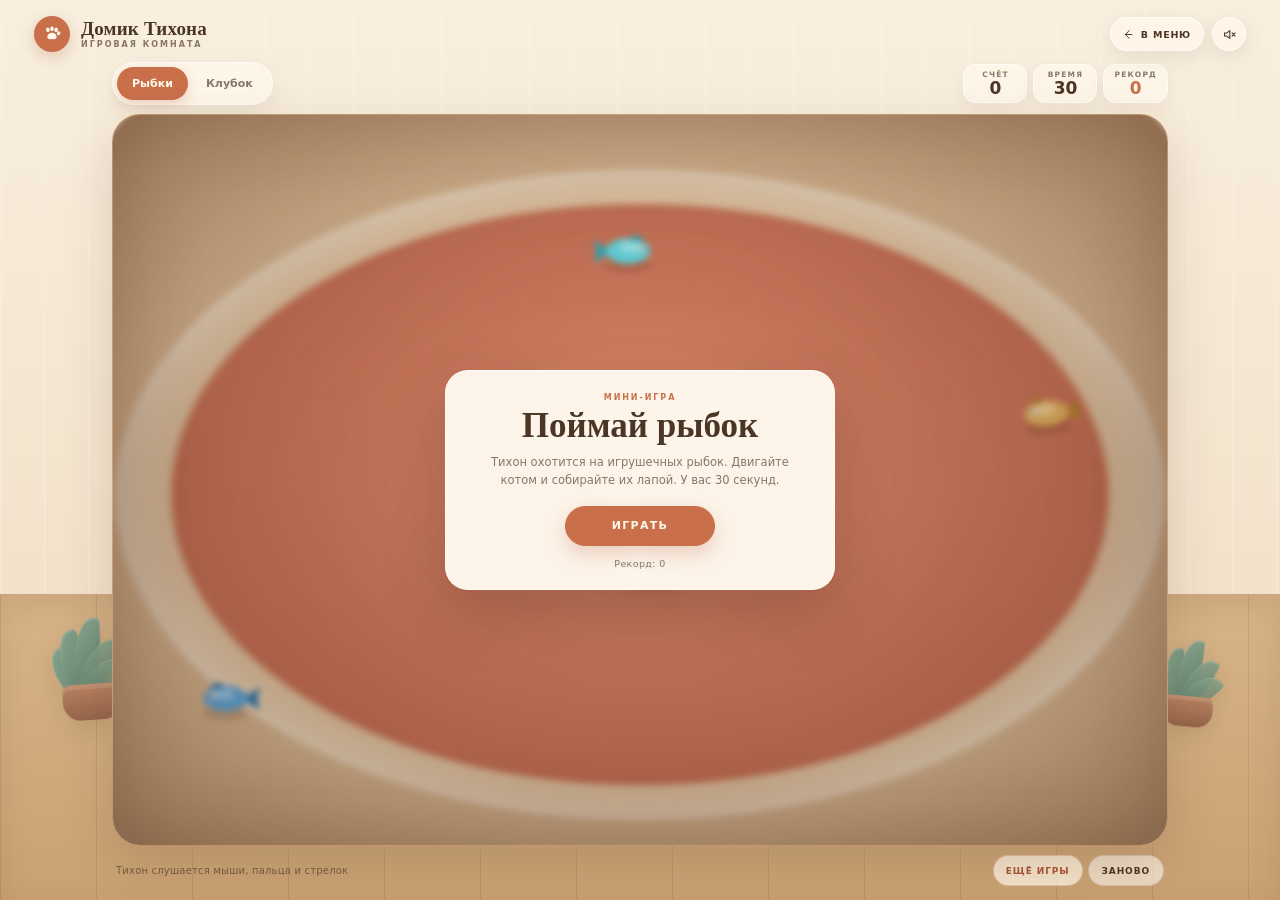
<file: playroom.html>
<!DOCTYPE html>
<html lang="ru">
<head>
<meta charset="utf-8" />
<meta name="viewport" content="width=device-width, initial-scale=1, viewport-fit=cover" />
<meta name="theme-color" content="#e9d4b6" />
<link rel="icon" href="data:image/svg+xml,%3Csvg xmlns='http://www.w3.org/2000/svg' viewBox='0 0 48 48'%3E%3Ccircle cx='18.5' cy='25' r='13' fill='%231f6f7b'/%3E%3Ccircle cx='30' cy='23' r='12.5' fill='%23c77651'/%3E%3Cpath d='M10.5 25.5c2.2-3.5 5.5-4.5 8.4-3.3l4.1-2.8v8.2l-4.1-2.8c-2.9 1.2-6.2.2-8.4-3.3Z' fill='%23effeff'/%3E%3C/svg%3E" />
<title>Домик Тихона — мини-игры</title>
<link rel="stylesheet" href="tihon-profile.css" />
<style>
  :root {
    --font-sans: ui-sans-serif, system-ui, -apple-system, "Segoe UI", Roboto, "Helvetica Neue", Arial, sans-serif;
    --font-serif: "Palatino Linotype", Palatino, Georgia, "Times New Roman", serif;
    --paper: #fff8ec;
    --ink: #4b3626;
    --ink-soft: rgba(75, 54, 38, 0.66);
    --accent: #c9704b;
    --accent-deep: #a95536;
    --teal: #6f9e91;
    --line: rgba(85, 59, 40, 0.12);
    --ease: cubic-bezier(0.22, 0.8, 0.28, 1);
  }

  * { box-sizing: border-box; }

  html { height: 100%; }

  body {
    height: 100vh;
    height: 100dvh;
    margin: 0;
    overflow: hidden;
    display: flex;
    flex-direction: column;
    color: var(--ink);
    font-family: var(--font-sans);
    background:
      linear-gradient(180deg, #f8ecd9 0%, #f6e7d1 60%, #e6caa4 60.2%, #d1aa7d 100%);
    -webkit-font-smoothing: antialiased;
  }

  .room-bg {
    position: fixed;
    inset: 0;
    z-index: 0;
    pointer-events: none;
    overflow: hidden;
  }

  .room-bg::before {
    content: "";
    position: absolute;
    inset: 0 0 34% 0;
    z-index: 0;
    background:
      repeating-linear-gradient(90deg,
        rgba(255, 255, 255, 0.14) 0 2px,
        transparent 2px 44px),
      linear-gradient(180deg, #f9efdf 0%, #f3e2ca 100%);
  }

  .room-bg::after {
    content: "";
    position: absolute;
    left: 0;
    right: 0;
    bottom: 0;
    z-index: 0;
    height: 34%;
    background:
      repeating-linear-gradient(90deg,
        rgba(92, 57, 33, 0.12) 0 1px,
        transparent 1px 96px),
      linear-gradient(180deg, #d8b489 0%, #c9a173 100%);
    box-shadow: inset 0 12px 30px rgba(91, 55, 29, 0.12);
  }

  .room-plant {
    position: absolute;
    bottom: 20%;
    z-index: 1;
    width: 112px;
    height: 150px;
    opacity: 0.9;
    filter: drop-shadow(0 8px 14px rgba(65, 41, 24, 0.14));
  }

  .room-plant.left { left: 2.5vw; transform: rotate(-4deg); }
  .room-plant.right { right: 2.5vw; bottom: 18%; transform: rotate(5deg) scale(0.85); }

  .room-plant span {
    position: absolute;
    left: 47%;
    bottom: 24px;
    width: 27px;
    height: 62px;
    border-radius: 72% 8% 72% 8%;
    background: linear-gradient(135deg, #83a891, #4f7462);
    box-shadow: inset 0 2px 0 rgba(255, 255, 255, 0.16);
    transform-origin: bottom center;
  }

  .room-plant span:nth-child(1) { transform: translateX(-50%) rotate(-38deg); height: 56px; }
  .room-plant span:nth-child(2) { transform: translateX(-50%) rotate(-19deg); height: 68px; }
  .room-plant span:nth-child(3) { transform: translateX(-50%) rotate(2deg); height: 78px; }
  .room-plant span:nth-child(4) { transform: translateX(-50%) rotate(23deg); height: 62px; opacity: 0.9; }
  .room-plant span:nth-child(5) { transform: translateX(-50%) rotate(43deg); height: 50px; opacity: 0.82; }

  .room-plant i {
    position: absolute;
    left: 50%;
    bottom: 0;
    width: 58px;
    height: 36px;
    border-radius: 8px 8px 18px 18px;
    background: linear-gradient(180deg, #b77e5d, #8e5d45);
    transform: translateX(-50%);
    box-shadow: inset 0 5px 0 rgba(255, 255, 255, 0.12);
  }

  @media (max-width: 1180px) {
    .room-plant { display: none; }
  }

  /* ------------------------------ header ------------------------------ */

  .topbar {
    position: relative;
    z-index: 20;
    display: flex;
    align-items: center;
    justify-content: space-between;
    gap: 18px;
    flex: none;
    padding: 16px clamp(16px, 3vw, 34px) 10px;
  }

  .brand {
    display: flex;
    align-items: center;
    gap: 11px;
    color: var(--ink);
  }

  .brand-paw {
    display: grid;
    place-items: center;
    width: 36px;
    height: 36px;
    flex: none;
    border-radius: 50%;
    background: var(--accent);
    color: #fff8ec;
    box-shadow: 0 5px 16px rgba(169, 84, 52, 0.25);
  }

  .brand-paw svg { width: 20px; height: 20px; }

  .brand-text {
    display: flex;
    flex-direction: column;
    gap: 2px;
  }

  .brand-name {
    font-family: var(--font-serif);
    font-size: 19px;
    font-weight: 600;
    line-height: 1;
    letter-spacing: 0.01em;
  }

  .brand-sub {
    color: var(--ink-soft);
    font-size: 8px;
    font-weight: 600;
    letter-spacing: 0.25em;
    text-transform: uppercase;
  }

  .top-actions {
    display: flex;
    align-items: center;
    gap: 8px;
  }

  .back-home,
  .sound-toggle {
    border: 1px solid rgba(255, 255, 255, 0.65);
    background: rgba(255, 248, 236, 0.78);
    color: var(--ink);
    box-shadow: 0 6px 20px rgba(74, 48, 26, 0.1);
    -webkit-backdrop-filter: blur(10px) saturate(120%);
    backdrop-filter: blur(10px) saturate(120%);
    transition: background 0.2s ease, border-color 0.2s ease, color 0.2s ease, transform 0.2s ease;
  }

  .back-home {
    display: inline-flex;
    align-items: center;
    gap: 7px;
    height: 34px;
    padding: 0 12px 0 10px;
    border-radius: 999px;
    font-size: 9.5px;
    font-weight: 600;
    letter-spacing: 0.08em;
    text-transform: uppercase;
    text-decoration: none;
  }

  .back-home svg { width: 13px; height: 13px; }

  .back-home:hover,
  .sound-toggle:hover {
    background: #fff8ec;
    border-color: rgba(169, 84, 52, 0.35);
    color: var(--accent-deep);
    transform: translateY(-1px);
  }

  .back-home:focus-visible,
  .sound-toggle:focus-visible {
    outline: 2px solid rgba(201, 112, 75, 0.7);
    outline-offset: 3px;
  }

  .sound-toggle {
    display: grid;
    place-items: center;
    width: 34px;
    height: 34px;
    flex: none;
    padding: 0;
    border-radius: 50%;
    cursor: pointer;
  }

  .sound-toggle svg { width: 15px; height: 15px; display: block; }
  .sound-toggle .snd-on { display: none; }

  .sound-toggle[aria-pressed="true"] {
    background: var(--accent);
    border-color: var(--accent);
    color: #fff8ec;
  }

  .sound-toggle[aria-pressed="true"] .snd-on { display: block; }
  .sound-toggle[aria-pressed="true"] .snd-off { display: none; }

  /* ------------------------------ game layout ------------------------------ */

  .game-shell {
    position: relative;
    z-index: 10;
    display: flex;
    flex-direction: column;
    flex: 1;
    min-height: 0;
    width: min(1120px, 100%);
    margin: 0 auto;
    padding: 0 clamp(14px, 3vw, 32px) 14px;
    gap: 9px;
  }

  .game-toolbar {
    display: flex;
    align-items: center;
    justify-content: space-between;
    gap: 10px;
    flex: none;
    flex-wrap: wrap;
  }

  .tabs {
    display: flex;
    gap: 3px;
    padding: 4px;
    border: 1px solid rgba(255, 255, 255, 0.6);
    border-radius: 999px;
    background: rgba(255, 248, 236, 0.74);
    box-shadow: 0 8px 24px rgba(74, 48, 26, 0.08);
    -webkit-backdrop-filter: blur(10px);
    backdrop-filter: blur(10px);
  }

  .tab {
    height: 33px;
    padding: 0 15px;
    border: 0;
    border-radius: 999px;
    background: transparent;
    color: var(--ink-soft);
    font-family: inherit;
    font-size: 11px;
    font-weight: 600;
    cursor: pointer;
    transition: background 0.2s ease, color 0.2s ease, opacity 0.2s ease;
  }

  .tab:hover { color: var(--ink); background: rgba(120, 84, 54, 0.08); }
  .tab.is-active { background: var(--accent); color: #fff8ec; box-shadow: 0 4px 12px rgba(169, 84, 52, 0.22); }
  .tab:disabled { opacity: 0.55; cursor: default; }
  .tab.is-active:disabled { opacity: 1; }
  .tab:focus-visible { outline: 2px solid rgba(201, 112, 75, 0.7); outline-offset: 2px; }

  .hud {
    display: flex;
    align-items: stretch;
    gap: 6px;
    margin-left: auto;
  }

  .hud-card {
    min-width: 64px;
    padding: 5px 10px;
    border: 1px solid rgba(255, 255, 255, 0.6);
    border-radius: 13px;
    background: rgba(255, 248, 236, 0.74);
    text-align: center;
    box-shadow: 0 6px 18px rgba(74, 48, 26, 0.06);
    -webkit-backdrop-filter: blur(10px);
    backdrop-filter: blur(10px);
  }

  .hud-card span {
    display: block;
    color: var(--ink-soft);
    font-size: 7.5px;
    font-weight: 600;
    letter-spacing: 0.16em;
    text-transform: uppercase;
  }

  .hud-card b {
    display: block;
    margin-top: 1px;
    color: var(--ink);
    font-size: 17px;
    font-weight: 650;
    line-height: 1;
    font-variant-numeric: tabular-nums;
  }

  .hud-card.best b { color: var(--accent); }

  .stage {
    position: relative;
    flex: 1;
    min-height: 290px;
    overflow: hidden;
    isolation: isolate;
    border: 1px solid rgba(122, 76, 44, 0.22);
    border-radius: 28px;
    background:
      radial-gradient(ellipse 76% 68% at 50% 52%,
        #d47f61 0%,
        #c96d50 58%,
        #e7c8a3 59%,
        #f1dcc0 65%,
        #ddbb93 66%,
        #cba47a 100%);
    box-shadow:
      0 18px 50px rgba(74, 43, 22, 0.16),
      inset 0 0 80px rgba(91, 47, 29, 0.16);
    touch-action: none;
    cursor: crosshair;
  }

  .stage::before {
    content: "";
    position: absolute;
    inset: 0;
    z-index: 0;
    pointer-events: none;
    background:
      repeating-radial-gradient(ellipse at 50% 52%,
        transparent 0 48px,
        rgba(255, 242, 218, 0.07) 49px 50px);
    opacity: 0.8;
  }

  .stage::after {
    content: "";
    position: absolute;
    inset: 0;
    z-index: 4;
    pointer-events: none;
    box-shadow: inset 0 0 100px rgba(79, 39, 22, 0.16);
    border-radius: inherit;
  }

  #gameCanvas {
    position: absolute;
    inset: 0;
    z-index: 1;
    display: block;
    width: 100%;
    height: 100%;
    pointer-events: none;
  }

  .cat {
    --cat-x: 50%;
    --cat-y: 50%;
    --face: 1;
    position: absolute;
    left: 0;
    top: 0;
    z-index: 3;
    width: clamp(72px, 8.5vw, 112px);
    aspect-ratio: 1;
    pointer-events: none;
    transform: translate3d(var(--cat-x), var(--cat-y), 0) translate(-50%, -58%);
    filter: drop-shadow(0 9px 12px rgba(60, 31, 17, 0.2));
    will-change: transform;
  }

  .cat-inner {
    width: 100%;
    height: 100%;
    transform: scaleX(var(--face));
    transform-origin: center;
    transition: transform 0.13s ease;
  }

  .cat svg { display: block; width: 100%; height: 100%; overflow: visible; }

  .cat-shadow {
    position: absolute;
    left: 17%;
    right: 12%;
    bottom: 2%;
    height: 10%;
    z-index: -1;
    border-radius: 50%;
    background: radial-gradient(ellipse, rgba(64, 30, 16, 0.3), rgba(64, 30, 16, 0) 72%);
  }

  .cat-tail {
    transform-box: view-box;
    transform-origin: 88px 92px;
    animation: catTail 3.2s ease-in-out infinite;
  }

  .cat-ear {
    transform-box: fill-box;
    transform-origin: bottom center;
    animation: catEar 6.6s ease-in-out infinite;
  }

  .cat-eyes {
    transform-box: fill-box;
    transform-origin: center;
    animation: catBlink 5.6s ease-in-out infinite;
  }

  .cat.is-moving .cat-tail { animation-duration: 1.4s; }

  @keyframes catTail {
    0%, 100% { transform: rotate(-2deg); }
    50% { transform: rotate(5deg); }
  }

  @keyframes catEar {
    0%, 92%, 100% { transform: rotate(0deg); }
    95% { transform: rotate(-4deg); }
  }

  @keyframes catBlink {
    0%, 91%, 100% { transform: scaleY(1); }
    94% { transform: scaleY(0.08); }
  }

  /* ------------------------------ overlay ------------------------------ */

  .stage-overlay {
    position: absolute;
    inset: 0;
    z-index: 6;
    display: grid;
    place-items: center;
    padding: 16px;
    background:
      radial-gradient(ellipse at 50% 42%, rgba(255, 244, 226, 0.08), rgba(53, 29, 18, 0.34));
    -webkit-backdrop-filter: blur(3px);
    backdrop-filter: blur(3px);
    transition: opacity 0.28s ease, visibility 0.28s ease;
  }

  .stage-overlay.is-hidden {
    opacity: 0;
    visibility: hidden;
    pointer-events: none;
  }

  .overlay-card {
    width: min(390px, 100%);
    padding: 22px 24px 20px;
    border: 1px solid rgba(255, 255, 255, 0.75);
    border-radius: 23px;
    background: rgba(255, 249, 239, 0.97);
    box-shadow: 0 24px 60px rgba(53, 27, 14, 0.24);
    text-align: center;
  }

  .overlay-kicker {
    margin: 0 0 6px;
    color: var(--accent);
    font-size: 8px;
    font-weight: 700;
    letter-spacing: 0.24em;
    text-transform: uppercase;
  }

  .overlay-card h2 {
    margin: 0;
    font-family: var(--font-serif);
    font-size: clamp(27px, 4vw, 35px);
    font-weight: 600;
    line-height: 1.04;
  }

  .overlay-text {
    max-width: 300px;
    margin: 9px auto 16px;
    color: var(--ink-soft);
    font-size: 11.5px;
    line-height: 1.55;
  }

  .play-btn {
    min-width: 150px;
    height: 40px;
    padding: 0 20px;
    border: 1px solid var(--accent);
    border-radius: 999px;
    background: var(--accent);
    color: #fff8ec;
    font-family: inherit;
    font-size: 11px;
    font-weight: 650;
    letter-spacing: 0.12em;
    text-transform: uppercase;
    cursor: pointer;
    box-shadow: 0 8px 20px rgba(169, 84, 52, 0.24);
    transition: background 0.2s ease, border-color 0.2s ease, transform 0.15s ease;
  }

  .play-btn:hover { background: var(--accent-deep); border-color: var(--accent-deep); }
  .play-btn:active { transform: scale(0.97); }
  .play-btn:focus-visible { outline: 2px solid rgba(201, 112, 75, 0.7); outline-offset: 3px; }

  .overlay-best {
    margin: 12px 0 0;
    color: var(--ink-soft);
    font-size: 9.5px;
    letter-spacing: 0.04em;
  }

  /* ------------------------------ footer ------------------------------ */

  .game-footer {
    display: flex;
    align-items: center;
    justify-content: space-between;
    gap: 12px;
    flex: none;
    padding: 0 4px;
  }

  .game-hint {
    margin: 0;
    color: var(--ink-soft);
    font-size: 10px;
    letter-spacing: 0.02em;
  }

  .footer-actions {
    display: flex;
    align-items: center;
    gap: 5px;
    margin-left: auto;
    flex: none;
  }

  .more-games {
    display: inline-flex;
    align-items: center;
    height: 31px;
    padding: 0 12px;
    border: 1px solid rgba(201, 112, 75, 0.3);
    border-radius: 999px;
    background: rgba(255, 244, 226, 0.78);
    color: #a95536;
    font-size: 9px;
    font-weight: 700;
    letter-spacing: 0.1em;
    text-transform: uppercase;
    text-decoration: none;
    transition: background 0.2s ease, border-color 0.2s ease, transform 0.15s ease;
  }

  .more-games:hover {
    background: #fff8ec;
    border-color: var(--accent);
    transform: translateY(-1px);
  }

  .more-games:focus-visible {
    outline: 2px solid rgba(201, 112, 75, 0.7);
    outline-offset: 3px;
  }

  .restart-btn {
    height: 31px;
    padding: 0 13px;
    border: 1px solid rgba(85, 59, 40, 0.16);
    border-radius: 999px;
    background: rgba(255, 248, 236, 0.64);
    color: var(--ink);
    font-family: inherit;
    font-size: 9px;
    font-weight: 600;
    letter-spacing: 0.1em;
    text-transform: uppercase;
    cursor: pointer;
    transition: background 0.2s ease, border-color 0.2s ease;
  }

  .restart-btn:hover { background: var(--paper); border-color: rgba(169, 84, 52, 0.3); }

  .restart-btn:focus-visible {
    outline: 2px solid rgba(201, 112, 75, 0.7);
    outline-offset: 3px;
  }

  .toast {
    position: absolute;
    left: 50%;
    bottom: 16px;
    z-index: 8;
    max-width: calc(100% - 30px);
    padding: 7px 13px;
    transform: translate(-50%, 8px);
    border-radius: 999px;
    background: rgba(58, 35, 23, 0.7);
    color: #fff8ec;
    font-size: 10px;
    opacity: 0;
    pointer-events: none;
    transition: opacity 0.2s ease, transform 0.2s ease;
  }

  .toast.is-visible { opacity: 1; transform: translate(-50%, 0); }

  /* ------------------------------ responsive ------------------------------ */

  @media (max-width: 760px) {
    .topbar { padding: 12px 14px 8px; }
    .brand-paw { width: 31px; height: 31px; }
    .brand-paw svg { width: 17px; height: 17px; }
    .brand-name { font-size: 16px; }
    .brand-sub { display: none; }
    .top-actions { gap: 6px; }
    .back-home { height: 31px; padding: 0 10px 0 8px; gap: 5px; font-size: 9px; }
    .back-home svg { width: 12px; height: 12px; }
    .sound-toggle { width: 31px; height: 31px; }
    .sound-toggle svg { width: 14px; height: 14px; }

    .game-shell { padding: 0 12px 10px; gap: 7px; }
    .game-toolbar { gap: 7px; }
    .tabs { padding: 3px; }
    .tab { height: 30px; padding: 0 12px; font-size: 10px; }
    .hud { gap: 4px; }
    .hud-card { min-width: 54px; padding: 4px 7px; border-radius: 11px; }
    .hud-card span { font-size: 6.5px; }
    .hud-card b { font-size: 15px; }

    .stage { min-height: 310px; border-radius: 22px; }
    .stage-overlay { padding: 10px; }
    .overlay-card { padding: 18px 18px 16px; border-radius: 19px; }
    .overlay-text { margin: 7px auto 13px; font-size: 10.5px; }
    .play-btn { height: 37px; min-width: 135px; font-size: 10px; }

    .game-footer { padding: 0 2px; }
    .game-hint { font-size: 9px; }
    .restart-btn { height: 28px; padding: 0 11px; font-size: 8px; }
  }

  @media (max-width: 380px) {
    .brand-name { font-size: 14px; }
    .tab { padding: 0 9px; font-size: 9px; }
    .hud-card { min-width: 47px; padding: 3px 5px; }
    .hud-card b { font-size: 14px; }
    .hud-card.best { display: none; }
    .game-hint { font-size: 8px; }
  }

  @media (max-height: 640px) {
    .game-shell { gap: 5px; padding-bottom: 6px; }
    .topbar { padding-top: 8px; padding-bottom: 5px; }
    .stage { min-height: 250px; }
    .game-footer { display: none; }
    .overlay-card { padding: 14px 16px; }
    .overlay-text { margin: 5px auto 10px; }
  }

  @media (prefers-reduced-motion: reduce) {
    *, *::before, *::after {
      animation-duration: 0.001ms !important;
      animation-iteration-count: 1 !important;
      transition-duration: 0.001ms !important;
    }
  }
</style>
</head>
<body>

<div class="room-bg" aria-hidden="true">
  <div class="room-plant left"><span></span><span></span><span></span><span></span><span></span><i></i></div>
  <div class="room-plant right"><span></span><span></span><span></span><span></span><span></span><i></i></div>
</div>

<header class="topbar">
  <div class="brand">
    <span class="brand-paw" aria-hidden="true">
      <svg viewBox="0 0 24 24" fill="currentColor">
        <ellipse cx="7" cy="7" rx="2.2" ry="2.7" transform="rotate(-18 7 7)"/>
        <ellipse cx="12" cy="5.6" rx="2.1" ry="2.7"/>
        <ellipse cx="17" cy="7" rx="2.2" ry="2.7" transform="rotate(18 17 7)"/>
        <ellipse cx="20" cy="11.2" rx="2" ry="2.4" transform="rotate(28 20 11.2)"/>
        <path d="M12 10.4c3.1 0 5.6 2.4 5.6 4.8 0 2-1.6 3-3.2 3-.9 0-1.5-.3-2.4-.3s-1.5.3-2.4.3c-1.6 0-3.2-1-3.2-3 0-2.4 2.5-4.8 5.6-4.8Z"/>
      </svg>
    </span>
    <span class="brand-text">
      <span class="brand-name">Домик Тихона</span>
      <span class="brand-sub">игровая комната</span>
    </span>
  </div>

  <div class="top-actions">
    <a class="back-home" href="index.html?back=1" aria-label="Вернуться в главное меню">
      <svg viewBox="0 0 24 24" fill="none" stroke="currentColor" stroke-width="1.8" stroke-linecap="round" stroke-linejoin="round" aria-hidden="true">
        <path d="M15 5 8 12l7 7M8 12h12"/>
      </svg>
      <span>В меню</span>
    </a>
    <button class="sound-toggle" id="soundBtn" type="button" aria-pressed="false" aria-label="Включить музыку и звуки" title="Включить музыку и звуки">
      <svg class="snd-off" viewBox="0 0 24 24" fill="none" stroke="currentColor" stroke-width="1.7" stroke-linecap="round" stroke-linejoin="round" aria-hidden="true">
        <path d="M4 9.5v5h3.8l4.7 3.8V5.7L7.8 9.5H4Z"/>
        <path d="M16.2 9.4l4.6 5.2M20.8 9.4l-4.6 5.2"/>
      </svg>
      <svg class="snd-on" viewBox="0 0 24 24" fill="none" stroke="currentColor" stroke-width="1.7" stroke-linecap="round" stroke-linejoin="round" aria-hidden="true">
        <path d="M4 9.5v5h3.8l4.7 3.8V5.7L7.8 9.5H4Z"/>
        <path d="M15.7 9.2a4 4 0 0 1 0 5.6M18.3 6.6a8 8 0 0 1 0 10.8"/>
      </svg>
    </button>
  </div>
</header>

<main class="game-shell">
  <div class="game-toolbar">
    <div class="tabs" role="group" aria-label="Выберите мини-игру">
      <button class="tab is-active" type="button" data-game="fish" aria-pressed="true">Рыбки</button>
      <button class="tab" type="button" data-game="yarn" aria-pressed="false">Клубок</button>
    </div>

    <div class="hud" aria-live="polite">
      <div class="hud-card"><span>Счёт</span><b id="score">0</b></div>
      <div class="hud-card"><span>Время</span><b id="time">30</b></div>
      <div class="hud-card best"><span>Рекорд</span><b id="best">0</b></div>
    </div>
  </div>

  <div class="stage" id="stage">
    <canvas id="gameCanvas" aria-label="Игровое поле мини-игры"></canvas>

    <div class="cat" id="cat" data-tihon-wearer aria-hidden="true">
      <span class="cat-shadow"></span>
      <div class="cat-inner">
        <svg viewBox="0 0 120 120">
          <path class="cat-tail" d="M84 94c16 0 22 9 16 16-5 6-14 5-17 0" fill="none" stroke="#b86d43" stroke-width="9" stroke-linecap="round"/>
          <path d="M34 104c-2-17 5-32 20-37 16-5 29 5 32 22 2 11-4 17-13 18H46c-8 0-12-2-12-3Z" fill="#d78a5b"/>
          <ellipse cx="76" cy="93" rx="17" ry="13" fill="#b86d43" opacity="0.55"/>
          <path d="M43 81c2-9 8-15 15-16 7 2 12 7 14 15-3 9-8 14-15 15-7 0-12-5-14-14Z" fill="#f8e8cf"/>
          <ellipse cx="43" cy="104" rx="11" ry="5.5" fill="#f8e8cf"/>
          <ellipse cx="58" cy="105" rx="10" ry="5" fill="#f8e8cf"/>
          <path class="cat-ear" d="M23 37 20 13l20 13Z" fill="#d78a5b"/>
          <path d="M27 33 26 20l11 8Z" fill="#e9a58c"/>
          <path class="cat-ear" d="M60 37 64 13 44 26Z" fill="#d78a5b"/>
          <path d="M56 33 57 20l-11 8Z" fill="#e9a58c"/>
          <circle cx="42" cy="47" r="24" fill="#d78a5b"/>
          <path d="M34 31c1 4 3 7 7 8M50 31c-1 4-3 7-7 8" fill="none" stroke="#b86d43" stroke-width="2" stroke-linecap="round" opacity="0.4"/>
          <g class="cat-eyes">
            <ellipse cx="34" cy="45" rx="5" ry="6" fill="#f7e7c8"/>
            <ellipse cx="50" cy="45" rx="5" ry="6" fill="#f7e7c8"/>
            <ellipse cx="34" cy="45" rx="2.3" ry="4.2" fill="#243733"/>
            <ellipse cx="50" cy="45" rx="2.3" ry="4.2" fill="#243733"/>
            <circle cx="35.2" cy="43.2" r="1" fill="#ffffff" opacity="0.8"/>
            <circle cx="51.2" cy="43.2" r="1" fill="#ffffff" opacity="0.8"/>
          </g>
          <ellipse cx="37.5" cy="58" rx="9" ry="7" fill="#f8e8cf"/>
          <ellipse cx="46.5" cy="58" rx="8" ry="6.5" fill="#f8e8cf"/>
          <path d="M40 55h4l-2 2.4Z" fill="#c97568"/>
          <path d="M42 57.5v2M42 59.5c-1.3 1.8-3.2 1.9-4.5.7M42 59.5c1.3 1.8 3.2 1.9 4.5.7" fill="none" stroke="#8d5a46" stroke-width="1.2" stroke-linecap="round"/>
          <path d="M30 56 19 53M30 59 18 60M54 56l11-3M54 59l12 1" fill="none" stroke="#f8e8cf" stroke-width="1" stroke-linecap="round" opacity="0.55"/>
          <path d="M26 66c9 5 25 5 33 0" fill="none" stroke="#7fdbe2" stroke-width="3" stroke-linecap="round"/>
          <circle cx="42" cy="70" r="2.4" fill="#ffd37f"/>
          <path d="M61 80c4 2 6 5 7 9M68 76c4 3 6 6 7 10" fill="none" stroke="#b86d43" stroke-width="1.7" stroke-linecap="round" opacity="0.3"/>
        </svg>
      </div>
    </div>

    <div class="stage-overlay" id="overlay">
      <div class="overlay-card">
        <p class="overlay-kicker" id="overlayKicker">мини-игра</p>
        <h2 id="overlayTitle">Поймай рыбок</h2>
        <p class="overlay-text" id="overlayText">Тихон охотится на игрушечных рыбок. Двигайте котом и собирайте их лапой. У вас 30 секунд.</p>
        <button class="play-btn" id="startBtn" type="button">Играть</button>
        <p class="overlay-best" id="overlayBest">Рекорд: 0</p>
      </div>
    </div>

    <div class="toast" id="toast" role="status" aria-live="polite"></div>
  </div>

  <div class="game-footer">
    <p class="game-hint">Тихон слушается мыши, пальца и стрелок</p>
    <div class="footer-actions">
      <a class="more-games" href="arcade.html">Ещё игры</a>
      <button class="restart-btn" id="restartBtn" type="button">Заново</button>
    </div>
  </div>
</main>

<script src="world-audio.js"></script>
<script src="tihon-profile.js"></script>
<script>
(function () {
  'use strict';

  var stage = document.getElementById('stage');
  var canvas = document.getElementById('gameCanvas');
  var ctx = canvas.getContext('2d');
  var catEl = document.getElementById('cat');
  var scoreEl = document.getElementById('score');
  var timeEl = document.getElementById('time');
  var bestEl = document.getElementById('best');
  var overlay = document.getElementById('overlay');
  var overlayKicker = document.getElementById('overlayKicker');
  var overlayTitle = document.getElementById('overlayTitle');
  var overlayText = document.getElementById('overlayText');
  var overlayBest = document.getElementById('overlayBest');
  var startBtn = document.getElementById('startBtn');
  var restartBtn = document.getElementById('restartBtn');
  var soundBtn = document.getElementById('soundBtn');
  var toastEl = document.getElementById('toast');
  var tabs = Array.prototype.slice.call(document.querySelectorAll('.tab'));

  var DURATION = 30;
  var MODES = {
    fish: {
      title: 'Поймай рыбок',
      intro: 'Тихон охотится на игрушечных рыбок. Двигайте котом и собирайте их лапой. У вас 30 секунд.',
      endTitle: 'Отличная охота!',
      endText: function (score) {
        return 'Тихон поймал ' + score + ' ' + plural(score, 'рыбку', 'рыбки', 'рыбок') + '.';
      }
    },
    yarn: {
      title: 'Не упусти клубок',
      intro: 'Клубок катается по ковру. Бейте его лапой — каждое касание приносит очко. У вас 30 секунд.',
      endTitle: 'Клубок доволен!',
      endText: function (score) {
        return 'Тихон отбил клубок ' + score + ' ' + plural(score, 'раз', 'раза', 'раз') + '.';
      }
    }
  };

  var state = {
    mode: 'fish',
    running: false,
    score: 0,
    timeLeft: DURATION,
    bests: {
      fish: readBest('fish'),
      yarn: readBest('yarn')
    },
    cat: { x: 0, y: 0 },
    target: { x: 0, y: 0 },
    keys: { left: false, right: false, up: false, down: false },
    catR: 30,
    face: 1,
    w: 0,
    h: 0,
    dpr: 1,
    fish: [],
    yarn: null,
    particles: [],
    hitCooldown: 0,
    last: 0,
    lastTimeText: DURATION,
    lastScore: 0,
    displayedTime: DURATION
  };

  var worldAudio = window.WorldAudio ? new window.WorldAudio('playroom') : null;
  if (worldAudio && soundBtn) worldAudio.bindButton(soundBtn);
  else if (soundBtn) soundBtn.style.display = 'none';

  function rand(min, max) {
    return min + Math.random() * (max - min);
  }

  function clamp(value, min, max) {
    return value < min ? min : value > max ? max : value;
  }

  function plural(n, one, few, many) {
    var mod10 = n % 10;
    var mod100 = n % 100;
    if (mod10 === 1 && mod100 !== 11) return one;
    if (mod10 >= 2 && mod10 <= 4 && (mod100 < 10 || mod100 >= 20)) return few;
    return many;
  }

  function readBest(mode) {
    try {
      return Math.max(0, parseInt(window.localStorage.getItem('tihon.best.' + mode), 10) || 0);
    } catch (err) {
      return 0;
    }
  }

  function saveBest(mode, value) {
    try {
      window.localStorage.setItem('tihon.best.' + mode, String(value));
    } catch (err) {}
  }

  function resizeStage() {
    var rect = stage.getBoundingClientRect();
    state.w = Math.max(1, rect.width);
    state.h = Math.max(1, rect.height);
    state.dpr = Math.min(2, window.devicePixelRatio || 1);

    canvas.width = Math.round(state.w * state.dpr);
    canvas.height = Math.round(state.h * state.dpr);
    canvas.style.width = state.w + 'px';
    canvas.style.height = state.h + 'px';
    ctx.setTransform(state.dpr, 0, 0, state.dpr, 0, 0);

    var catRect = catEl.getBoundingClientRect();
    state.catR = Math.max(23, catRect.width * 0.32);

    if (!state.cat.x) {
      centerCat();
    } else {
      clampCat();
      state.target.x = clamp(state.target.x, 20, state.w - 20);
      state.target.y = clamp(state.target.y, 20, state.h - 20);
    }
  }

  function centerCat() {
    state.cat.x = state.w * 0.5;
    state.cat.y = state.h * 0.58;
    state.target.x = state.cat.x;
    state.target.y = state.cat.y;
    paintCat();
  }

  function clampCat() {
    var margin = state.catR * 0.55 + 12;
    state.cat.x = clamp(state.cat.x, margin, state.w - margin);
    state.cat.y = clamp(state.cat.y, margin, state.h - margin);
  }

  function paintCat() {
    catEl.style.setProperty('--cat-x', state.cat.x.toFixed(1) + 'px');
    catEl.style.setProperty('--cat-y', state.cat.y.toFixed(1) + 'px');
    catEl.style.setProperty('--face', state.face);
  }

  function updateHud() {
    scoreEl.textContent = String(state.score);
    timeEl.textContent = String(Math.ceil(state.timeLeft));
    bestEl.textContent = String(state.bests[state.mode] || 0);
  }

  function resetEntities() {
    state.particles = [];
    state.hitCooldown = 0;

    if (state.mode === 'fish') {
      state.fish = [];
      for (var i = 0; i < 3; i++) {
        state.fish.push(makeFish());
      }
      state.yarn = null;
    } else {
      state.fish = [];
      state.yarn = makeYarn();
    }
  }

  function makeFish() {
    var margin = 38;
    var f = {
      x: rand(margin, Math.max(margin + 1, state.w - margin)),
      y: rand(margin, Math.max(margin + 1, state.h - margin)),
      vx: 0,
      vy: 0,
      r: 16,
      hue: [8, 185, 332, 38, 205][Math.floor(Math.random() * 5)],
      phase: rand(0, Math.PI * 2),
      dir: 1,
      angle: 0
    };
    var angle = rand(0, Math.PI * 2);
    var speed = rand(72, 118);
    f.vx = Math.cos(angle) * speed;
    f.vy = Math.sin(angle) * speed;
    f.dir = f.vx >= 0 ? -1 : 1;

    if (Math.hypot(f.x - state.cat.x, f.y - state.cat.y) < 140) {
      f.x = state.cat.x < state.w * 0.5 ? state.w - 70 : 70;
      f.y = rand(50, Math.max(51, state.h - 50));
    }
    return f;
  }

  function makeYarn() {
    var angle = rand(0, Math.PI * 2);
    var speed = rand(145, 195);
    return {
      x: state.w * 0.55,
      y: state.h * 0.42,
      vx: Math.cos(angle) * speed,
      vy: Math.sin(angle) * speed,
      r: 21,
      spin: rand(0, Math.PI * 2)
    };
  }

  function addParticles(x, y, color, count) {
    for (var i = 0; i < count; i++) {
      var angle = rand(0, Math.PI * 2);
      var speed = rand(35, 135);
      state.particles.push({
        x: x,
        y: y,
        vx: Math.cos(angle) * speed,
        vy: Math.sin(angle) * speed,
        life: rand(0.4, 0.85),
        ttl: 0,
        size: rand(2, 5),
        color: color
      });
    }
  }

  function catchFish(index) {
    var fish = state.fish[index];
    if (!fish) return;
    state.score += 1;
    addParticles(fish.x, fish.y, 'hsl(' + fish.hue + ', 75%, 62%)', 7);
    state.fish.splice(index, 1, makeFish());
    if (worldAudio) worldAudio.sfx('catch');
    updateHud();
  }

  function hitYarn() {
    if (!state.yarn) return;
    var dx = state.yarn.x - state.cat.x;
    var dy = state.yarn.y - state.cat.y;
    var dist = Math.hypot(dx, dy) || 1;
    var speed = Math.min(470, 235 + state.score * 9);
    state.yarn.vx = dx / dist * speed;
    state.yarn.vy = dy / dist * speed;
    state.score += 1;
    state.hitCooldown = 0.26;
    addParticles(state.yarn.x, state.yarn.y, '#7fdbe2', 8);
    if (worldAudio) worldAudio.sfx('hit');
    updateHud();
  }

  function updateCat(dt) {
    var speed = Math.max(225, Math.min(370, state.w * 0.48));
    var kx = (state.keys.right ? 1 : 0) - (state.keys.left ? 1 : 0);
    var ky = (state.keys.down ? 1 : 0) - (state.keys.up ? 1 : 0);
    var dx = 0;
    var dy = 0;

    if (kx || ky) {
      var length = Math.hypot(kx, ky) || 1;
      dx = (kx / length) * speed * dt;
      dy = (ky / length) * speed * dt;
      state.cat.x += dx;
      state.cat.y += dy;
      state.target.x = state.cat.x;
      state.target.y = state.cat.y;
    } else {
      var tx = state.target.x - state.cat.x;
      var ty = state.target.y - state.cat.y;
      var dist = Math.hypot(tx, ty);
      if (dist > 0.7) {
        var step = Math.min(dist, Math.max(330, state.w * 0.85) * dt);
        dx = tx / dist * step;
        dy = ty / dist * step;
        state.cat.x += dx;
        state.cat.y += dy;
      }
    }

    clampCat();

    if (Math.abs(dx) > 0.35) {
      state.face = dx > 0 ? -1 : 1;
    }
    catEl.classList.toggle('is-moving', Math.abs(dx) + Math.abs(dy) > 0.25);
    paintCat();
  }

  function updateEntities(dt) {
    state.hitCooldown = Math.max(0, state.hitCooldown - dt);

    if (state.mode === 'fish') {
      for (var i = state.fish.length - 1; i >= 0; i--) {
        var f = state.fish[i];
        f.x += f.vx * dt;
        f.y += f.vy * dt;
        f.phase += dt * 3;
        f.angle = Math.atan2(f.vy, f.vx);

        var margin = 24;
        if (f.x < margin) { f.x = margin; f.vx = Math.abs(f.vx); }
        if (f.x > state.w - margin) { f.x = state.w - margin; f.vx = -Math.abs(f.vx); }
        if (f.y < margin) { f.y = margin; f.vy = Math.abs(f.vy); }
        if (f.y > state.h - margin) { f.y = state.h - margin; f.vy = -Math.abs(f.vy); }
        f.dir = f.vx >= 0 ? -1 : 1;

        if (Math.hypot(f.x - state.cat.x, f.y - state.cat.y) < state.catR + f.r + 5) {
          catchFish(i);
        }
      }
    } else if (state.yarn) {
      var y = state.yarn;
      y.x += y.vx * dt;
      y.y += y.vy * dt;
      y.spin += (Math.hypot(y.vx, y.vy) / y.r) * dt;

      var m = 26;
      if (y.x < m) { y.x = m; y.vx = Math.abs(y.vx); }
      if (y.x > state.w - m) { y.x = state.w - m; y.vx = -Math.abs(y.vx); }
      if (y.y < m) { y.y = m; y.vy = Math.abs(y.vy); }
      if (y.y > state.h - m) { y.y = state.h - m; y.vy = -Math.abs(y.vy); }

      if (state.hitCooldown <= 0 && Math.hypot(y.x - state.cat.x, y.y - state.cat.y) < state.catR + y.r + 3) {
        hitYarn();
      }
    }

    for (var p = state.particles.length - 1; p >= 0; p--) {
      var particle = state.particles[p];
      particle.ttl += dt;
      particle.x += particle.vx * dt;
      particle.y += particle.vy * dt;
      particle.vx *= 0.965;
      particle.vy *= 0.965;
      if (particle.ttl >= particle.life) state.particles.splice(p, 1);
    }
  }

  function drawFish(f, time) {
    ctx.save();
    ctx.translate(f.x, f.y);
    ctx.rotate(f.angle + Math.sin(time * 2.2 + f.phase) * 0.1);
    ctx.scale(f.dir * 1.16, 1.16);

    ctx.globalAlpha = 0.16;
    ctx.fillStyle = '#4d2416';
    ctx.beginPath();
    ctx.ellipse(0, 13, 20, 6, 0, 0, Math.PI * 2);
    ctx.fill();
    ctx.globalAlpha = 1;

    var body = 'hsl(' + f.hue + ', 72%, 62%)';
    var dark = 'hsl(' + f.hue + ', 65%, 43%)';
    var light = 'hsl(' + f.hue + ', 80%, 76%)';

    ctx.fillStyle = dark;
    ctx.beginPath();
    ctx.moveTo(-14, 0);
    ctx.lineTo(-30, -10);
    ctx.quadraticCurveTo(-25, 0, -30, 10);
    ctx.closePath();
    ctx.fill();

    ctx.fillStyle = body;
    ctx.beginPath();
    ctx.ellipse(0, 0, 19, 11, 0, 0, Math.PI * 2);
    ctx.fill();

    ctx.fillStyle = light;
    ctx.beginPath();
    ctx.ellipse(2, -3.8, 10, 5.4, -0.12, 0, Math.PI * 2);
    ctx.fill();

    ctx.fillStyle = dark;
    ctx.beginPath();
    ctx.moveTo(1, -9);
    ctx.quadraticCurveTo(8, -19, 14, -7);
    ctx.closePath();
    ctx.fill();

    ctx.fillStyle = '#fffaf0';
    ctx.beginPath();
    ctx.arc(11, -2.2, 3, 0, Math.PI * 2);
    ctx.fill();
    ctx.fillStyle = '#293d39';
    ctx.beginPath();
    ctx.arc(11.7, -2.2, 1.45, 0, Math.PI * 2);
    ctx.fill();
    ctx.fillStyle = '#ffffff';
    ctx.beginPath();
    ctx.arc(12.4, -3, 0.7, 0, Math.PI * 2);
    ctx.fill();

    ctx.restore();
  }

  function drawYarn(y, time) {
    ctx.save();
    ctx.translate(y.x, y.y);

    ctx.globalAlpha = 0.18;
    ctx.fillStyle = '#4d2416';
    ctx.beginPath();
    ctx.ellipse(0, 17, 24, 8, 0, 0, Math.PI * 2);
    ctx.fill();
    ctx.globalAlpha = 1;

    ctx.rotate(y.spin);
    ctx.fillStyle = '#7fdbe2';
    ctx.beginPath();
    ctx.arc(0, 0, y.r, 0, Math.PI * 2);
    ctx.fill();
    ctx.strokeStyle = 'rgba(31, 90, 91, 0.45)';
    ctx.lineWidth = 1.5;
    ctx.beginPath();
    ctx.arc(0, 0, y.r * 0.78, 0, Math.PI * 2);
    ctx.stroke();
    ctx.beginPath();
    ctx.arc(y.r * 0.24, 0, y.r * 0.55, 0.4, Math.PI * 1.55);
    ctx.stroke();
    ctx.beginPath();
    ctx.arc(-y.r * 0.18, 0, y.r * 0.32, 2.1, Math.PI * 2.4);
    ctx.stroke();

    ctx.fillStyle = 'rgba(255, 255, 255, 0.45)';
    ctx.beginPath();
    ctx.ellipse(-y.r * 0.24, -y.r * 0.3, y.r * 0.32, y.r * 0.16, -0.5, 0, Math.PI * 2);
    ctx.fill();

    var tail = Math.sin(time * 3.2) * 4;
    ctx.strokeStyle = '#7fdbe2';
    ctx.lineWidth = 2.5;
    ctx.lineCap = 'round';
    ctx.beginPath();
    ctx.moveTo(y.r * 0.8, y.r * 0.4);
    ctx.quadraticCurveTo(y.r * 1.35, y.r * 0.75 + tail, y.r * 1.6, y.r * 0.35 + tail);
    ctx.stroke();

    ctx.restore();
  }

  function draw(time) {
    ctx.clearRect(0, 0, state.w, state.h);

    if (state.mode === 'fish') {
      for (var i = 0; i < state.fish.length; i++) {
        drawFish(state.fish[i], time);
      }
    } else if (state.yarn) {
      drawYarn(state.yarn, time);
    }

    for (var p = 0; p < state.particles.length; p++) {
      var particle = state.particles[p];
      var alpha = Math.max(0, 1 - particle.ttl / particle.life);
      ctx.globalAlpha = alpha;
      ctx.fillStyle = particle.color;
      ctx.beginPath();
      ctx.arc(particle.x, particle.y, particle.size * (0.7 + alpha * 0.5), 0, Math.PI * 2);
      ctx.fill();
    }
    ctx.globalAlpha = 1;
  }

  function beginGame() {
    if (!state.w) resizeStage();
    state.running = true;
    state.score = 0;
    state.timeLeft = DURATION;
    state.displayedTime = DURATION;
    state.lastTimeText = DURATION;
    state.lastScore = 0;
    state.hitCooldown = 0;
    resetEntities();
    centerCat();
    updateHud();
    overlay.classList.add('is-hidden');
    overlay.setAttribute('aria-hidden', 'true');
    overlay.inert = true;
    startBtn.blur();
    tabs.forEach(function (tab) { tab.disabled = true; });
    state.last = performance.now();
    if (worldAudio) worldAudio.sfx('start');
    if (window.TihonProfile) window.TihonProfile.event('game');
  }

  function finishGame() {
    if (!state.running) return;
    state.running = false;
    state.timeLeft = 0;

    var mode = MODES[state.mode];
    var previousBest = state.bests[state.mode] || 0;
    var isRecord = state.score > previousBest;
    if (isRecord) {
      state.bests[state.mode] = state.score;
      saveBest(state.mode, state.score);
      if (window.TihonProfile) window.TihonProfile.event('record');
    }

    if (window.TihonProfile) {
      if (state.mode === 'fish' && state.score >= 10) window.TihonProfile.unlock('fish_10');
      if (state.mode === 'yarn' && state.score >= 10) window.TihonProfile.unlock('yarn_10');
    }

    state.particles = [];
    updateHud();
    tabs.forEach(function (tab) { tab.disabled = false; });

    overlayKicker.textContent = 'результат';
    overlayTitle.textContent = mode.endTitle;
    overlayText.textContent = mode.endText(state.score) + (isRecord ? ' Новый рекорд!' : '');
    startBtn.textContent = 'Ещё раз';
    overlayBest.textContent = 'Рекорд: ' + state.bests[state.mode];
    overlay.classList.remove('is-hidden');
    overlay.setAttribute('aria-hidden', 'false');
    overlay.inert = false;
    if (worldAudio) worldAudio.sfx(isRecord ? 'win' : 'end');
  }

  function setMode(mode) {
    if (state.running || !MODES[mode]) return;
    state.mode = mode;
    state.score = 0;
    state.timeLeft = DURATION;

    tabs.forEach(function (tab) {
      var active = tab.dataset.game === mode;
      tab.classList.toggle('is-active', active);
      tab.setAttribute('aria-pressed', active ? 'true' : 'false');
      tab.disabled = false;
    });

    overlayKicker.textContent = 'мини-игра';
    overlayTitle.textContent = MODES[mode].title;
    overlayText.textContent = MODES[mode].intro;
    startBtn.textContent = 'Играть';
    overlayBest.textContent = 'Рекорд: ' + (state.bests[mode] || 0);
    overlay.classList.remove('is-hidden');
    overlay.setAttribute('aria-hidden', 'false');
    overlay.inert = false;

    resetEntities();
    centerCat();
    updateHud();
  }

  function updateCatTarget(event) {
    if (!state.running) return;
    var rect = stage.getBoundingClientRect();
    state.target.x = clamp(event.clientX - rect.left, 16, state.w - 16);
    state.target.y = clamp(event.clientY - rect.top, 16, state.h - 16);
  }

  function loop(now) {
    if (!state.last) state.last = now;
    var dt = Math.min(0.05, Math.max(0.001, (now - state.last) / 1000));
    state.last = now;

    if (state.running) {
      state.timeLeft -= dt;
      updateCat(dt);
      updateEntities(dt);
      if (state.timeLeft <= 0) {
        state.timeLeft = 0;
        finishGame();
      }
      updateHud();
    }

    draw(now / 1000);
    requestAnimationFrame(loop);
  }

  stage.addEventListener('pointermove', updateCatTarget, { passive: true });

  stage.addEventListener('pointerdown', function (event) {
    if (!state.running) return;
    updateCatTarget(event);
    if (event.pointerType === 'mouse' && event.button !== 0) return;
    event.preventDefault();
    if (stage.setPointerCapture) {
      try { stage.setPointerCapture(event.pointerId); } catch (err) {}
    }
  }, { passive: false });

  tabs.forEach(function (tab) {
    tab.addEventListener('click', function () {
      if (state.running) return;
      if (worldAudio) worldAudio.sfx('click');
      setMode(tab.dataset.game);
    });
  });

  startBtn.addEventListener('click', beginGame);
  restartBtn.addEventListener('click', beginGame);

  window.addEventListener('keydown', function (event) {
    var tag = event.target && event.target.tagName ? event.target.tagName : '';
    var key = event.key;

    if ((key === 'Enter' || key === ' ') && !state.running) {
      if (tag === 'BUTTON') return;
      event.preventDefault();
      beginGame();
      return;
    }

    if (key === 'ArrowLeft' || key === 'a' || key === 'A' || key === 'ф' || key === 'Ф') {
      state.keys.left = true;
      event.preventDefault();
    } else if (key === 'ArrowRight' || key === 'd' || key === 'D' || key === 'в' || key === 'В') {
      state.keys.right = true;
      event.preventDefault();
    } else if (key === 'ArrowUp' || key === 'w' || key === 'W' || key === 'ц' || key === 'Ц') {
      state.keys.up = true;
      event.preventDefault();
    } else if (key === 'ArrowDown' || key === 's' || key === 'S' || key === 'ы' || key === 'Ы') {
      state.keys.down = true;
      event.preventDefault();
    }
  });

  window.addEventListener('keyup', function (event) {
    var key = event.key;
    if (key === 'ArrowLeft' || key === 'a' || key === 'A' || key === 'ф' || key === 'Ф') state.keys.left = false;
    if (key === 'ArrowRight' || key === 'd' || key === 'D' || key === 'в' || key === 'В') state.keys.right = false;
    if (key === 'ArrowUp' || key === 'w' || key === 'W' || key === 'ц' || key === 'Ц') state.keys.up = false;
    if (key === 'ArrowDown' || key === 's' || key === 'S' || key === 'ы' || key === 'Ы') state.keys.down = false;
  });

  window.addEventListener('blur', function () {
    state.keys.left = false;
    state.keys.right = false;
    state.keys.up = false;
    state.keys.down = false;
  });

  if ('ResizeObserver' in window) {
    new ResizeObserver(resizeStage).observe(stage);
  } else {
    window.addEventListener('resize', resizeStage);
  }

  resizeStage();
  setMode('fish');
  requestAnimationFrame(loop);

  window.__tihon = {
    state: state,
    beginGame: beginGame,
    finishGame: finishGame,
    setMode: setMode
  };

})();
</script>
</body>
</html>
</file>
<file: tihon-profile.css>
.tihon-hat-layer {
  pointer-events: none;
}

.tihon-hat {
  display: none;
  pointer-events: none;
}

[data-hat="straw"] .tihon-hat--straw { display: block; }
[data-hat="beanie"] .tihon-hat--beanie { display: block; }
[data-hat="cap"] .tihon-hat--cap { display: block; }
[data-hat="tophat"] .tihon-hat--tophat { display: block; }
[data-hat="crown"] .tihon-hat--crown { display: block; }
[data-hat="wizard"] .tihon-hat--wizard { display: block; }

.tihon-toast {
  position: fixed;
  top: clamp(70px, 9vh, 92px);
  left: 50%;
  z-index: 240;
  max-width: min(440px, calc(100vw - 30px));
  padding: 10px 16px;
  border: 1px solid rgba(255, 255, 255, 0.2);
  border-radius: 999px;
  background: rgba(20, 16, 22, 0.88);
  color: #fff5e3;
  box-shadow: 0 12px 35px rgba(0, 0, 0, 0.26);
  font-family: ui-sans-serif, system-ui, -apple-system, "Segoe UI", Roboto, sans-serif;
  font-size: 11px;
  font-weight: 600;
  line-height: 1.4;
  text-align: center;
  opacity: 0;
  transform: translate(-50%, -8px);
  pointer-events: none;
  transition: opacity 0.25s ease, transform 0.25s ease;
  -webkit-backdrop-filter: blur(12px);
  backdrop-filter: blur(12px);
}

.tihon-toast.is-visible {
  opacity: 1;
  transform: translate(-50%, 0);
}

@media (max-width: 620px) {
  .tihon-toast {
    top: 62px;
    padding: 8px 12px;
    font-size: 10px;
  }
}
</file>
<file: arcade.css>
:root {
  --font-sans: ui-sans-serif, system-ui, -apple-system, "Segoe UI", Roboto, "Helvetica Neue", Arial, sans-serif;
  --font-serif: "Palatino Linotype", Palatino, Georgia, "Times New Roman", serif;
  --paper: #fff8ec;
  --ink: #4b3626;
  --ink-soft: rgba(75, 54, 38, 0.66);
  --accent: #c9704b;
  --accent-deep: #a95536;
  --teal: #6f9e91;
  --line: rgba(85, 59, 40, 0.13);
  --ease: cubic-bezier(0.22, 0.8, 0.28, 1);
}

* { box-sizing: border-box; }

html { height: 100%; }

body {
  height: 100vh;
  height: 100dvh;
  margin: 0;
  overflow: hidden;
  display: flex;
  flex-direction: column;
  color: var(--ink);
  font-family: var(--font-sans);
  background:
    linear-gradient(180deg, #f8ecd9 0%, #f6e7d1 60%, #e6caa4 60.2%, #d1aa7d 100%);
  -webkit-font-smoothing: antialiased;
}

.room-bg {
  position: fixed;
  inset: 0;
  z-index: 0;
  pointer-events: none;
  overflow: hidden;
}

.room-bg::before {
  content: "";
  position: absolute;
  inset: 0 0 34% 0;
  z-index: 0;
  background:
    repeating-linear-gradient(90deg,
      rgba(255, 255, 255, 0.14) 0 2px,
      transparent 2px 44px),
    linear-gradient(180deg, #f9efdf 0%, #f3e2ca 100%);
}

.room-bg::after {
  content: "";
  position: absolute;
  left: 0;
  right: 0;
  bottom: 0;
  z-index: 0;
  height: 34%;
  background:
    repeating-linear-gradient(90deg,
      rgba(92, 57, 33, 0.12) 0 1px,
      transparent 1px 96px),
    linear-gradient(180deg, #d8b489 0%, #c9a173 100%);
  box-shadow: inset 0 12px 30px rgba(91, 55, 29, 0.12);
}

.room-plant {
  position: absolute;
  bottom: 20%;
  z-index: 1;
  width: 106px;
  height: 142px;
  opacity: 0.9;
  filter: drop-shadow(0 8px 14px rgba(65, 41, 24, 0.14));
}

.room-plant.left { left: 2.5vw; transform: rotate(-4deg); }
.room-plant.right { right: 2.5vw; bottom: 18%; transform: rotate(5deg) scale(0.85); }

.room-plant span {
  position: absolute;
  left: 47%;
  bottom: 24px;
  width: 26px;
  height: 60px;
  border-radius: 72% 8% 72% 8%;
  background: linear-gradient(135deg, #83a891, #4f7462);
  box-shadow: inset 0 2px 0 rgba(255, 255, 255, 0.16);
  transform-origin: bottom center;
}

.room-plant span:nth-child(1) { transform: translateX(-50%) rotate(-38deg); height: 54px; }
.room-plant span:nth-child(2) { transform: translateX(-50%) rotate(-19deg); height: 66px; }
.room-plant span:nth-child(3) { transform: translateX(-50%) rotate(2deg); height: 75px; }
.room-plant span:nth-child(4) { transform: translateX(-50%) rotate(23deg); height: 60px; opacity: 0.9; }
.room-plant span:nth-child(5) { transform: translateX(-50%) rotate(43deg); height: 48px; opacity: 0.82; }

.room-plant i {
  position: absolute;
  left: 50%;
  bottom: 0;
  width: 56px;
  height: 35px;
  border-radius: 8px 8px 18px 18px;
  background: linear-gradient(180deg, #b77e5d, #8e5d45);
  transform: translateX(-50%);
  box-shadow: inset 0 5px 0 rgba(255, 255, 255, 0.12);
}

@media (max-width: 1180px) {
  .room-plant { display: none; }
}

/* ------------------------------ header ------------------------------ */

.topbar {
  position: relative;
  z-index: 20;
  display: flex;
  align-items: center;
  justify-content: space-between;
  gap: 18px;
  flex: none;
  padding: 16px clamp(16px, 3vw, 34px) 10px;
}

.brand {
  display: flex;
  align-items: center;
  gap: 11px;
  color: var(--ink);
}

.brand-paw {
  display: grid;
  place-items: center;
  width: 36px;
  height: 36px;
  flex: none;
  border-radius: 50%;
  background: var(--accent);
  color: #fff8ec;
  box-shadow: 0 5px 16px rgba(169, 84, 52, 0.25);
}

.brand-paw svg { width: 20px; height: 20px; }

.brand-text { display: flex; flex-direction: column; gap: 2px; }

.brand-name {
  font-family: var(--font-serif);
  font-size: 19px;
  font-weight: 600;
  line-height: 1;
  letter-spacing: 0.01em;
}

.brand-sub {
  color: var(--ink-soft);
  font-size: 8px;
  font-weight: 600;
  letter-spacing: 0.25em;
  text-transform: uppercase;
}

.top-actions { display: flex; align-items: center; gap: 8px; }

.back-home,
.sound-toggle {
  border: 1px solid rgba(255, 255, 255, 0.65);
  background: rgba(255, 248, 236, 0.78);
  color: var(--ink);
  box-shadow: 0 6px 20px rgba(74, 48, 26, 0.1);
  -webkit-backdrop-filter: blur(10px) saturate(120%);
  backdrop-filter: blur(10px) saturate(120%);
  transition: background 0.2s ease, border-color 0.2s ease, color 0.2s ease, transform 0.2s ease;
}

.back-home {
  display: inline-flex;
  align-items: center;
  gap: 7px;
  height: 34px;
  padding: 0 12px 0 10px;
  border-radius: 999px;
  font-size: 9.5px;
  font-weight: 600;
  letter-spacing: 0.08em;
  text-transform: uppercase;
  text-decoration: none;
}

.back-home svg { width: 13px; height: 13px; }

.back-home:hover,
.sound-toggle:hover {
  background: #fff8ec;
  border-color: rgba(169, 84, 52, 0.35);
  color: var(--accent-deep);
  transform: translateY(-1px);
}

.back-home:focus-visible,
.sound-toggle:focus-visible {
  outline: 2px solid rgba(201, 112, 75, 0.7);
  outline-offset: 3px;
}

.sound-toggle {
  display: grid;
  place-items: center;
  width: 34px;
  height: 34px;
  flex: none;
  padding: 0;
  border-radius: 50%;
  cursor: pointer;
}

.sound-toggle svg { display: block; width: 15px; height: 15px; }
.sound-toggle .snd-on { display: none; }

.sound-toggle[aria-pressed="true"] {
  background: var(--accent);
  border-color: var(--accent);
  color: #fff8ec;
}

.sound-toggle[aria-pressed="true"] .snd-on { display: block; }
.sound-toggle[aria-pressed="true"] .snd-off { display: none; }

/* ------------------------------ layout ------------------------------ */

.arcade-shell {
  position: relative;
  z-index: 10;
  display: flex;
  flex-direction: column;
  flex: 1;
  min-height: 0;
  width: min(1120px, 100%);
  margin: 0 auto;
  padding: 0 clamp(14px, 3vw, 32px) 14px;
  gap: 9px;
}

.arcade-toolbar {
  display: flex;
  align-items: center;
  justify-content: space-between;
  gap: 12px;
  flex: none;
}

.arcade-tabs {
  display: flex;
  gap: 3px;
  padding: 4px;
  max-width: 100%;
  overflow-x: auto;
  scrollbar-width: none;
  border: 1px solid rgba(255, 255, 255, 0.6);
  border-radius: 999px;
  background: rgba(255, 248, 236, 0.74);
  box-shadow: 0 8px 24px rgba(74, 48, 26, 0.08);
  -webkit-backdrop-filter: blur(10px);
  backdrop-filter: blur(10px);
}

.arcade-tabs::-webkit-scrollbar { display: none; }

.arcade-tab {
  height: 33px;
  flex: none;
  padding: 0 13px;
  border: 0;
  border-radius: 999px;
  background: transparent;
  color: var(--ink-soft);
  font-family: inherit;
  font-size: 10.5px;
  font-weight: 600;
  cursor: pointer;
  transition: background 0.2s ease, color 0.2s ease;
}

.arcade-tab:hover { background: rgba(120, 84, 54, 0.08); color: var(--ink); }
.arcade-tab.is-active { background: var(--accent); color: #fff8ec; box-shadow: 0 4px 12px rgba(169, 84, 52, 0.22); }
.arcade-tab:focus-visible { outline: 2px solid rgba(201, 112, 75, 0.7); outline-offset: 2px; }

.toolbar-note {
  display: inline-flex;
  align-items: center;
  gap: 6px;
  flex: none;
  color: var(--ink-soft);
  font-size: 9px;
  font-weight: 600;
  letter-spacing: 0.14em;
  text-transform: uppercase;
}

.toolbar-note::before {
  content: "";
  width: 5px;
  height: 5px;
  border-radius: 50%;
  background: var(--accent);
  box-shadow: 0 0 8px var(--accent);
}

.arcade-stage {
  position: relative;
  flex: 1;
  min-height: 300px;
  overflow: hidden;
  isolation: isolate;
  border: 1px solid rgba(122, 76, 44, 0.22);
  border-radius: 28px;
  background: #f7ebd8;
  box-shadow:
    0 18px 50px rgba(74, 43, 22, 0.16),
    inset 0 0 80px rgba(91, 47, 29, 0.06);
}

.game-panel {
  display: none;
  position: absolute;
  inset: 0;
  overflow: hidden;
}

.game-panel.is-active { display: flex; flex-direction: column; }

/* ------------------------------ common UI ------------------------------ */

.game-kicker {
  margin: 0 0 5px;
  color: var(--accent);
  font-size: 8px;
  font-weight: 700;
  letter-spacing: 0.22em;
  text-transform: uppercase;
}

.panel-title {
  margin: 0;
  font-family: var(--font-serif);
  font-size: clamp(25px, 3.2vw, 34px);
  font-weight: 600;
  line-height: 1.03;
}

.panel-btn {
  display: inline-flex;
  align-items: center;
  justify-content: center;
  min-height: 36px;
  padding: 0 17px;
  border: 1px solid var(--accent);
  border-radius: 999px;
  background: var(--accent);
  color: #fff8ec;
  font-family: inherit;
  font-size: 9.5px;
  font-weight: 650;
  letter-spacing: 0.11em;
  text-transform: uppercase;
  cursor: pointer;
  box-shadow: 0 7px 18px rgba(169, 84, 52, 0.2);
  transition: background 0.2s ease, border-color 0.2s ease, transform 0.15s ease;
}

.panel-btn:hover { background: var(--accent-deep); border-color: var(--accent-deep); }
.panel-btn:active { transform: scale(0.97); }
.panel-btn:focus-visible { outline: 2px solid rgba(201, 112, 75, 0.7); outline-offset: 3px; }

.panel-btn.soft {
  background: transparent;
  color: var(--ink);
  border-color: rgba(85, 59, 40, 0.18);
  box-shadow: none;
}

.panel-btn.soft:hover { background: rgba(120, 84, 54, 0.08); border-color: rgba(169, 84, 52, 0.3); }

.game-overlay {
  position: absolute;
  inset: 0;
  z-index: 7;
  display: grid;
  place-items: center;
  padding: 16px;
  background: radial-gradient(ellipse at 50% 42%, rgba(255, 244, 226, 0.07), rgba(53, 29, 18, 0.34));
  -webkit-backdrop-filter: blur(3px);
  backdrop-filter: blur(3px);
  transition: opacity 0.25s ease, visibility 0.25s ease;
}

.game-overlay.is-hidden {
  opacity: 0;
  visibility: hidden;
  pointer-events: none;
}

.overlay-card {
  width: min(390px, 100%);
  padding: 22px 24px 20px;
  border: 1px solid rgba(255, 255, 255, 0.75);
  border-radius: 23px;
  background: rgba(255, 249, 239, 0.97);
  box-shadow: 0 24px 60px rgba(53, 27, 14, 0.24);
  text-align: center;
}

.overlay-card p { margin: 0; }

.overlay-card .overlay-text {
  max-width: 300px;
  margin: 8px auto 15px;
  color: var(--ink-soft);
  font-size: 11.5px;
  line-height: 1.55;
}

.overlay-card h2 {
  margin: 0;
  font-family: var(--font-serif);
  font-size: clamp(27px, 4vw, 35px);
  font-weight: 600;
  line-height: 1.04;
}

.overlay-record {
  margin: 11px 0 0;
  color: var(--ink-soft);
  font-size: 9.5px;
}

/* ------------------------------ checkers ------------------------------ */

.checkers-panel {
  padding: clamp(12px, 2vw, 22px);
  background:
    radial-gradient(ellipse at 50% 50%, #f5e5ce 0%, #ead2b3 74%, #d8b68c 100%);
}

.checkers-layout {
  display: flex;
  align-items: center;
  justify-content: center;
  gap: clamp(16px, 3vw, 38px);
  width: 100%;
  height: 100%;
  min-height: 0;
}

.checkers-board-wrap {
  display: flex;
  align-items: center;
  justify-content: center;
  min-width: 0;
}

.checkers-board {
  display: grid;
  grid-template-columns: repeat(8, 1fr);
  width: min(56vh, 510px, 60vw);
  aspect-ratio: 1;
  overflow: hidden;
  border: 8px solid #6f4b32;
  border-radius: 17px;
  background: #6f4b32;
  box-shadow:
    0 18px 40px rgba(74, 43, 22, 0.22),
    inset 0 0 0 1px rgba(255, 232, 201, 0.2);
}

.checkers-cell {
  position: relative;
  padding: 0;
  border: 0;
  background: #e8cba8;
  cursor: default;
}

.checkers-cell.dark { background: #8d5a3c; cursor: pointer; }
.checkers-cell.dark:hover { background: #9a6443; }

.checkers-cell.is-selected {
  box-shadow: inset 0 0 0 3px rgba(255, 216, 136, 0.8);
}

.checkers-cell.is-target::after,
.checkers-cell.is-capture::after {
  content: "";
  position: absolute;
  left: 50%;
  top: 50%;
  width: 24%;
  height: 24%;
  border-radius: 50%;
  background: rgba(255, 220, 147, 0.7);
  transform: translate(-50%, -50%);
  box-shadow: 0 0 12px rgba(255, 214, 126, 0.4);
}

.checkers-cell.is-capture::after {
  width: 32%;
  height: 32%;
  background: transparent;
  border: 2px solid rgba(255, 220, 147, 0.8);
}

.checkers-piece {
  position: absolute;
  inset: 13%;
  display: flex;
  align-items: center;
  justify-content: center;
  border-radius: 50%;
  box-shadow:
    0 3px 0 rgba(67, 40, 23, 0.25),
    inset 0 2px 2px rgba(255, 255, 255, 0.28);
  pointer-events: none;
}

.checkers-piece.light {
  background: radial-gradient(circle at 34% 28%, #f4c793, #c87548 76%);
  border: 2px solid #f7e0bf;
}

.checkers-piece.dark {
  background: radial-gradient(circle at 34% 28%, #8a9a94, #3f5451 78%);
  border: 2px solid #c4d2cc;
}

.checkers-piece.king::after {
  content: "★";
  color: #fff0bd;
  font-size: clamp(9px, 1.2vw, 14px);
  text-shadow: 0 1px 2px rgba(60, 33, 15, 0.4);
}

.checkers-piece.light::before,
.checkers-piece.dark::before {
  content: "";
  width: 30%;
  height: 30%;
  border-radius: 50%;
  opacity: 0.28;
}

.checkers-piece.light::before { background: #fff6df; }
.checkers-piece.dark::before { background: #dce9e4; }

.checkers-side {
  width: 242px;
  flex: none;
  padding: 20px;
  border: 1px solid rgba(255, 255, 255, 0.65);
  border-radius: 21px;
  background: rgba(255, 248, 236, 0.76);
  box-shadow: 0 14px 36px rgba(74, 43, 22, 0.1);
  -webkit-backdrop-filter: blur(8px);
  backdrop-filter: blur(8px);
}

.checkers-status {
  min-height: 34px;
  margin: 10px 0 14px;
  color: var(--ink-soft);
  font-size: 11.5px;
  line-height: 1.45;
}

.checkers-players {
  display: flex;
  flex-direction: column;
  gap: 7px;
  margin-bottom: 16px;
}

.player-line {
  display: flex;
  align-items: center;
  gap: 8px;
  color: var(--ink-soft);
  font-size: 10.5px;
}

.player-line b { margin-left: auto; color: var(--ink); font-size: 13px; }

.mini-piece {
  display: inline-block;
  width: 17px;
  height: 17px;
  border-radius: 50%;
  flex: none;
}

.mini-piece.light {
  background: radial-gradient(circle at 34% 28%, #f4c793, #c87548);
  border: 1px solid #f7e0bf;
}

.mini-piece.dark {
  background: radial-gradient(circle at 34% 28%, #8a9a94, #3f5451);
  border: 1px solid #c4d2cc;
}

.panel-hint {
  margin: 11px 0 0;
  color: var(--ink-soft);
  font-size: 9px;
  line-height: 1.5;
}

.checkers-result {
  position: absolute;
  inset: 0;
  z-index: 8;
  display: grid;
  place-items: center;
  padding: 16px;
  background: rgba(66, 37, 23, 0.28);
  -webkit-backdrop-filter: blur(3px);
  backdrop-filter: blur(3px);
}

.checkers-result.is-hidden { display: none; }

/* ------------------------------ flappy ------------------------------ */

.flappy-panel {
  background: #f3d7b5;
}

#flappyCanvas {
  position: absolute;
  inset: 0;
  display: block;
  width: 100%;
  height: 100%;
}

.flappy-hud {
  position: absolute;
  top: 13px;
  left: 14px;
  right: 14px;
  z-index: 3;
  display: flex;
  justify-content: space-between;
  pointer-events: none;
}

.flappy-stat {
  display: inline-flex;
  align-items: center;
  gap: 6px;
  padding: 5px 10px;
  border: 1px solid rgba(255, 255, 255, 0.5);
  border-radius: 999px;
  background: rgba(63, 37, 22, 0.26);
  color: #fff8ec;
  font-size: 9px;
  font-weight: 600;
  letter-spacing: 0.08em;
  text-transform: uppercase;
  text-shadow: 0 1px 5px rgba(40, 20, 10, 0.3);
  -webkit-backdrop-filter: blur(7px);
  backdrop-filter: blur(7px);
}

.flappy-stat b { font-size: 13px; letter-spacing: 0.02em; }

.flappy-overlay { z-index: 6; }

/* ------------------------------ memory ------------------------------ */

.memory-panel {
  padding: clamp(12px, 2vw, 22px);
  background:
    radial-gradient(ellipse at 50% 46%, #f7e9d5 0%, #eedac0 72%, #dfc3a0 100%);
}

.memory-head {
  display: flex;
  align-items: flex-start;
  justify-content: space-between;
  gap: 12px;
  flex: none;
}

.memory-stats {
  display: flex;
  gap: 5px;
  flex-wrap: wrap;
  justify-content: flex-end;
}

.memory-stat {
  min-width: 54px;
  padding: 5px 8px;
  border: 1px solid rgba(255, 255, 255, 0.6);
  border-radius: 11px;
  background: rgba(255, 248, 236, 0.7);
  color: var(--ink-soft);
  text-align: center;
  font-size: 7px;
  font-weight: 600;
  letter-spacing: 0.12em;
  text-transform: uppercase;
}

.memory-stat b {
  display: block;
  margin-top: 1px;
  color: var(--ink);
  font-size: 14px;
  letter-spacing: 0.01em;
}

.memory-grid {
  display: grid;
  grid-template-columns: repeat(4, minmax(0, 1fr));
  gap: clamp(7px, 1.2vw, 12px);
  width: min(610px, 100%);
  margin: auto;
  padding: 10px 0;
  flex: 1;
  align-content: center;
}

.memory-card {
  position: relative;
  aspect-ratio: 3 / 4;
  padding: 0;
  border: 0;
  border-radius: 12px;
  background: transparent;
  cursor: pointer;
  perspective: 700px;
  -webkit-tap-highlight-color: transparent;
}

.memory-card-inner {
  position: absolute;
  inset: 0;
  transform-style: preserve-3d;
  transition: transform 0.35s var(--ease);
}

.memory-card.is-open .memory-card-inner { transform: rotateY(180deg); }

.memory-face {
  position: absolute;
  inset: 0;
  display: grid;
  place-items: center;
  overflow: hidden;
  border: 1px solid rgba(255, 255, 255, 0.5);
  border-radius: 12px;
  backface-visibility: hidden;
}

.memory-back {
  background:
    radial-gradient(circle at 50% 38%, rgba(255, 245, 225, 0.24), transparent 38%),
    linear-gradient(145deg, #638c80, #40655b);
  box-shadow: inset 0 0 0 4px rgba(255, 241, 215, 0.12);
}

.memory-back::after {
  content: "•";
  color: rgba(255, 239, 211, 0.75);
  font-size: 30px;
}

.memory-front {
  transform: rotateY(180deg);
  background: rgba(255, 248, 236, 0.94);
  color: var(--accent);
}

.memory-icon { width: 58%; height: 58%; display: block; }
.memory-icon svg { width: 100%; height: 100%; display: block; }

.memory-card.is-matched .memory-front {
  background: rgba(255, 242, 210, 0.96);
  box-shadow: inset 0 0 0 2px rgba(201, 112, 75, 0.42);
}

.memory-card.is-matched { cursor: default; }

.memory-foot {
  display: flex;
  align-items: center;
  justify-content: space-between;
  gap: 12px;
  flex: none;
}

.memory-status {
  margin: 0;
  color: var(--ink-soft);
  font-size: 10px;
}

/* ------------------------------ mice ------------------------------ */

.mice-panel {
  padding: clamp(12px, 2vw, 22px);
  background:
    radial-gradient(ellipse at 50% 48%, #f5e7d1 0%, #ecd8bd 72%, #dec19e 100%);
}

.mice-head {
  display: flex;
  align-items: flex-start;
  justify-content: space-between;
  gap: 12px;
  flex: none;
}

.mice-stats { display: flex; gap: 5px; flex-wrap: wrap; justify-content: flex-end; }

.mice-stat {
  min-width: 58px;
  padding: 5px 8px;
  border: 1px solid rgba(255, 255, 255, 0.6);
  border-radius: 11px;
  background: rgba(255, 248, 236, 0.7);
  color: var(--ink-soft);
  text-align: center;
  font-size: 7px;
  font-weight: 600;
  letter-spacing: 0.12em;
  text-transform: uppercase;
}

.mice-stat b { display: block; margin-top: 1px; color: var(--ink); font-size: 14px; }

.mice-grid {
  display: grid;
  grid-template-columns: repeat(3, minmax(0, 1fr));
  gap: clamp(8px, 2vw, 20px);
  width: min(680px, 100%);
  margin: auto;
  padding: 10px 0;
  flex: 1;
  align-content: center;
}

.mouse-hole {
  position: relative;
  aspect-ratio: 1.15;
  overflow: hidden;
  border: 0;
  border-radius: 50% 50% 16px 16px;
  background:
    radial-gradient(ellipse at 50% 42%, #5d3b28 0%, #7b5138 48%, transparent 49%),
    linear-gradient(180deg, #cda67d, #b2835b);
  box-shadow: inset 0 12px 18px rgba(64, 36, 20, 0.28);
  cursor: pointer;
  -webkit-tap-highlight-color: transparent;
}

.mouse-hole::after {
  content: "";
  position: absolute;
  left: 8%;
  right: 8%;
  bottom: 0;
  height: 28%;
  border-radius: 50%;
  background: rgba(255, 238, 207, 0.1);
  pointer-events: none;
}

.mouse {
  position: absolute;
  left: 50%;
  bottom: 5%;
  width: 59%;
  height: 64%;
  transform: translate(-50%, 120%);
  transition: transform 0.15s ease-out;
  pointer-events: none;
}

.mouse.is-up { transform: translate(-50%, 0); }

.mouse-body {
  position: absolute;
  left: 12%;
  right: 12%;
  bottom: 0;
  height: 78%;
  border-radius: 48% 48% 42% 42%;
  background: radial-gradient(circle at 40% 28%, #a6b1ad, #687875 76%);
  box-shadow: inset 0 3px 0 rgba(255, 255, 255, 0.12);
}

.mouse-ear {
  position: absolute;
  top: 2%;
  width: 31%;
  height: 33%;
  border-radius: 50%;
  background: #d7a3a0;
  box-shadow: inset 0 0 0 3px #75847f;
}

.mouse-ear.left { left: 5%; }
.mouse-ear.right { right: 5%; }

.mouse-eye {
  position: absolute;
  top: 42%;
  width: 8%;
  height: 11%;
  border-radius: 50%;
  background: #263a37;
}

.mouse-eye.left { left: 31%; }
.mouse-eye.right { right: 31%; }

.mouse-nose {
  position: absolute;
  left: 50%;
  top: 57%;
  width: 12%;
  height: 8%;
  border-radius: 50%;
  background: #e7a09a;
  transform: translateX(-50%);
}

.mice-hint {
  margin: 0;
  text-align: center;
  color: var(--ink-soft);
  font-size: 9.5px;
  flex: none;
}

/* ------------------------------ responsive ------------------------------ */

@media (max-width: 860px) {
  .checkers-board { width: min(50vh, 430px, 54vw); }
  .checkers-side { width: 210px; padding: 16px; }
  .checkers-side .panel-title { font-size: 27px; }
}

@media (max-width: 720px) {
  .topbar { padding: 12px 14px 8px; }
  .brand-paw { width: 31px; height: 31px; }
  .brand-paw svg { width: 17px; height: 17px; }
  .brand-name { font-size: 16px; }
  .brand-sub { display: none; }
  .top-actions { gap: 6px; }
  .back-home { height: 31px; padding: 0 10px 0 8px; gap: 5px; font-size: 9px; }
  .back-home svg { width: 12px; height: 12px; }
  .sound-toggle { width: 31px; height: 31px; }
  .sound-toggle svg { width: 14px; height: 14px; }

  .arcade-shell { padding: 0 12px 10px; gap: 7px; }
  .arcade-toolbar { gap: 7px; }
  .arcade-tabs { padding: 3px; }
  .arcade-tab { height: 30px; padding: 0 9px; font-size: 9.5px; }
  .toolbar-note { display: none; }
  .arcade-stage { min-height: 320px; border-radius: 22px; }

  .checkers-panel { padding: 10px; overflow-y: auto; }
  .checkers-layout { flex-direction: column; justify-content: center; gap: 10px; }
  .checkers-board { width: min(88vw, 390px); border-width: 6px; border-radius: 14px; }
  .checkers-side {
    width: min(88vw, 390px);
    padding: 12px 14px;
    border-radius: 16px;
  }
  .checkers-side .panel-title { font-size: 23px; display: inline; margin-right: 8px; }
  .checkers-side .game-kicker { display: inline; }
  .checkers-status { min-height: 0; margin: 6px 0 8px; font-size: 10px; }
  .checkers-players { flex-direction: row; gap: 12px; margin-bottom: 9px; }
  .player-line { flex: 1; }
  .checkers-side .panel-btn { min-height: 31px; font-size: 8.5px; }
  .checkers-side .panel-hint { display: none; }

  .memory-panel, .mice-panel { padding: 10px; }
  .memory-head, .mice-head { gap: 8px; }
  .memory-stat, .mice-stat { min-width: 45px; padding: 4px 6px; }
  .memory-stat b, .mice-stat b { font-size: 12px; }
  .memory-grid { width: min(100%, 520px); gap: 6px; padding: 6px 0; }
  .memory-card { border-radius: 9px; }
  .memory-face { border-radius: 9px; }
  .memory-foot { gap: 8px; }
  .memory-status { font-size: 9px; }
  .mice-grid { width: min(100%, 520px); gap: 7px; padding: 6px 0; }
  .mice-hint { font-size: 8.5px; }

  .overlay-card { padding: 18px 18px 16px; border-radius: 19px; }
  .overlay-card .overlay-text { margin: 6px auto 12px; font-size: 10.5px; }
  .flappy-stat { padding: 4px 8px; font-size: 8px; }
  .flappy-stat b { font-size: 12px; }
}

@media (max-width: 400px) {
  .brand-name { font-size: 14px; }
  .arcade-tab { padding: 0 7px; font-size: 8.5px; }
  .memory-stat, .mice-stat { min-width: 40px; }
  .memory-stat:nth-child(3) { display: none; }
  .memory-grid { gap: 5px; }
  .memory-foot .panel-btn { padding: 0 11px; }
  .checkers-side { padding: 10px 12px; }
}

@media (max-height: 640px) {
  .arcade-shell { gap: 5px; padding-bottom: 6px; }
  .topbar { padding-top: 8px; padding-bottom: 5px; }
  .arcade-stage { min-height: 240px; }
  .overlay-card { padding: 13px 16px; }
  .overlay-card .overlay-text { margin: 4px auto 9px; }
  .memory-grid, .mice-grid { padding: 2px 0; }
}

@media (max-width: 720px) and (max-height: 700px) {
  .checkers-layout { justify-content: flex-start; }
}

@media (prefers-reduced-motion: reduce) {
  *, *::before, *::after {
    animation-duration: 0.001ms !important;
    animation-iteration-count: 1 !important;
    transition-duration: 0.001ms !important;
  }
}
</file>
